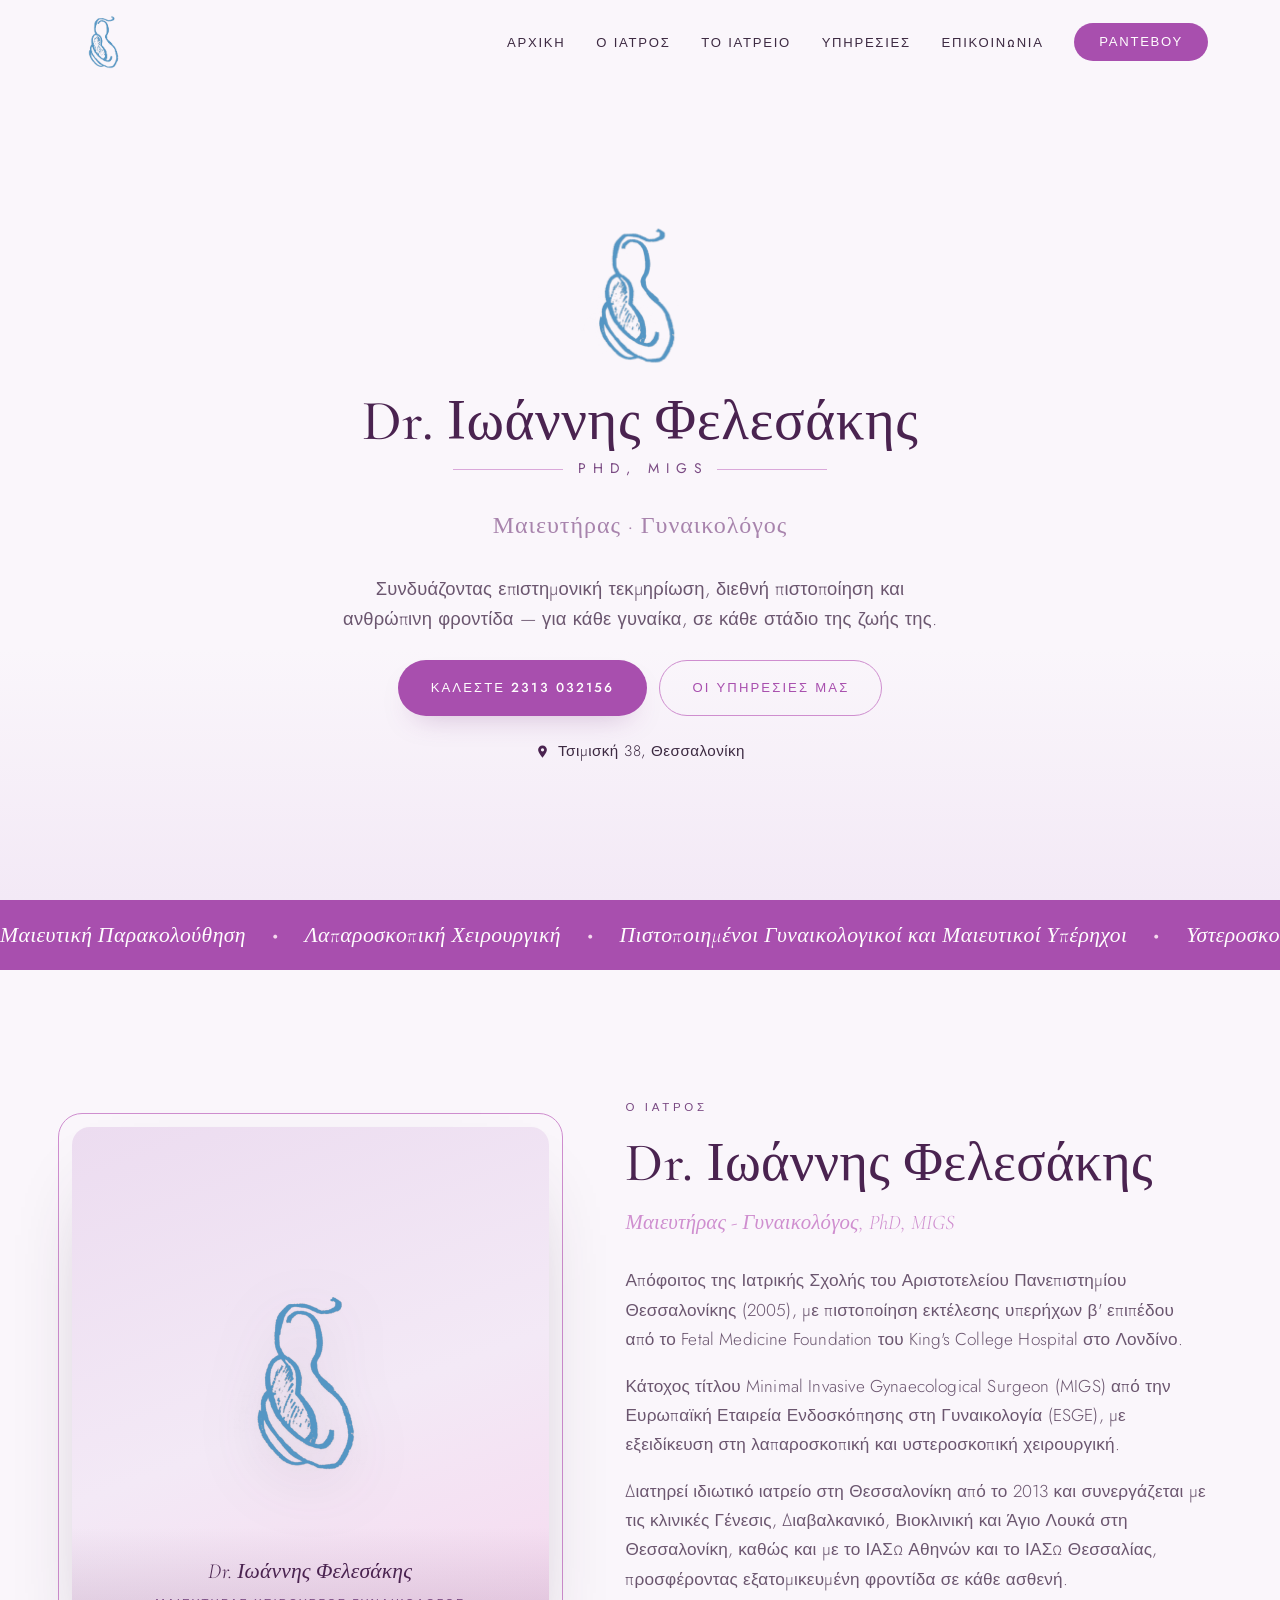
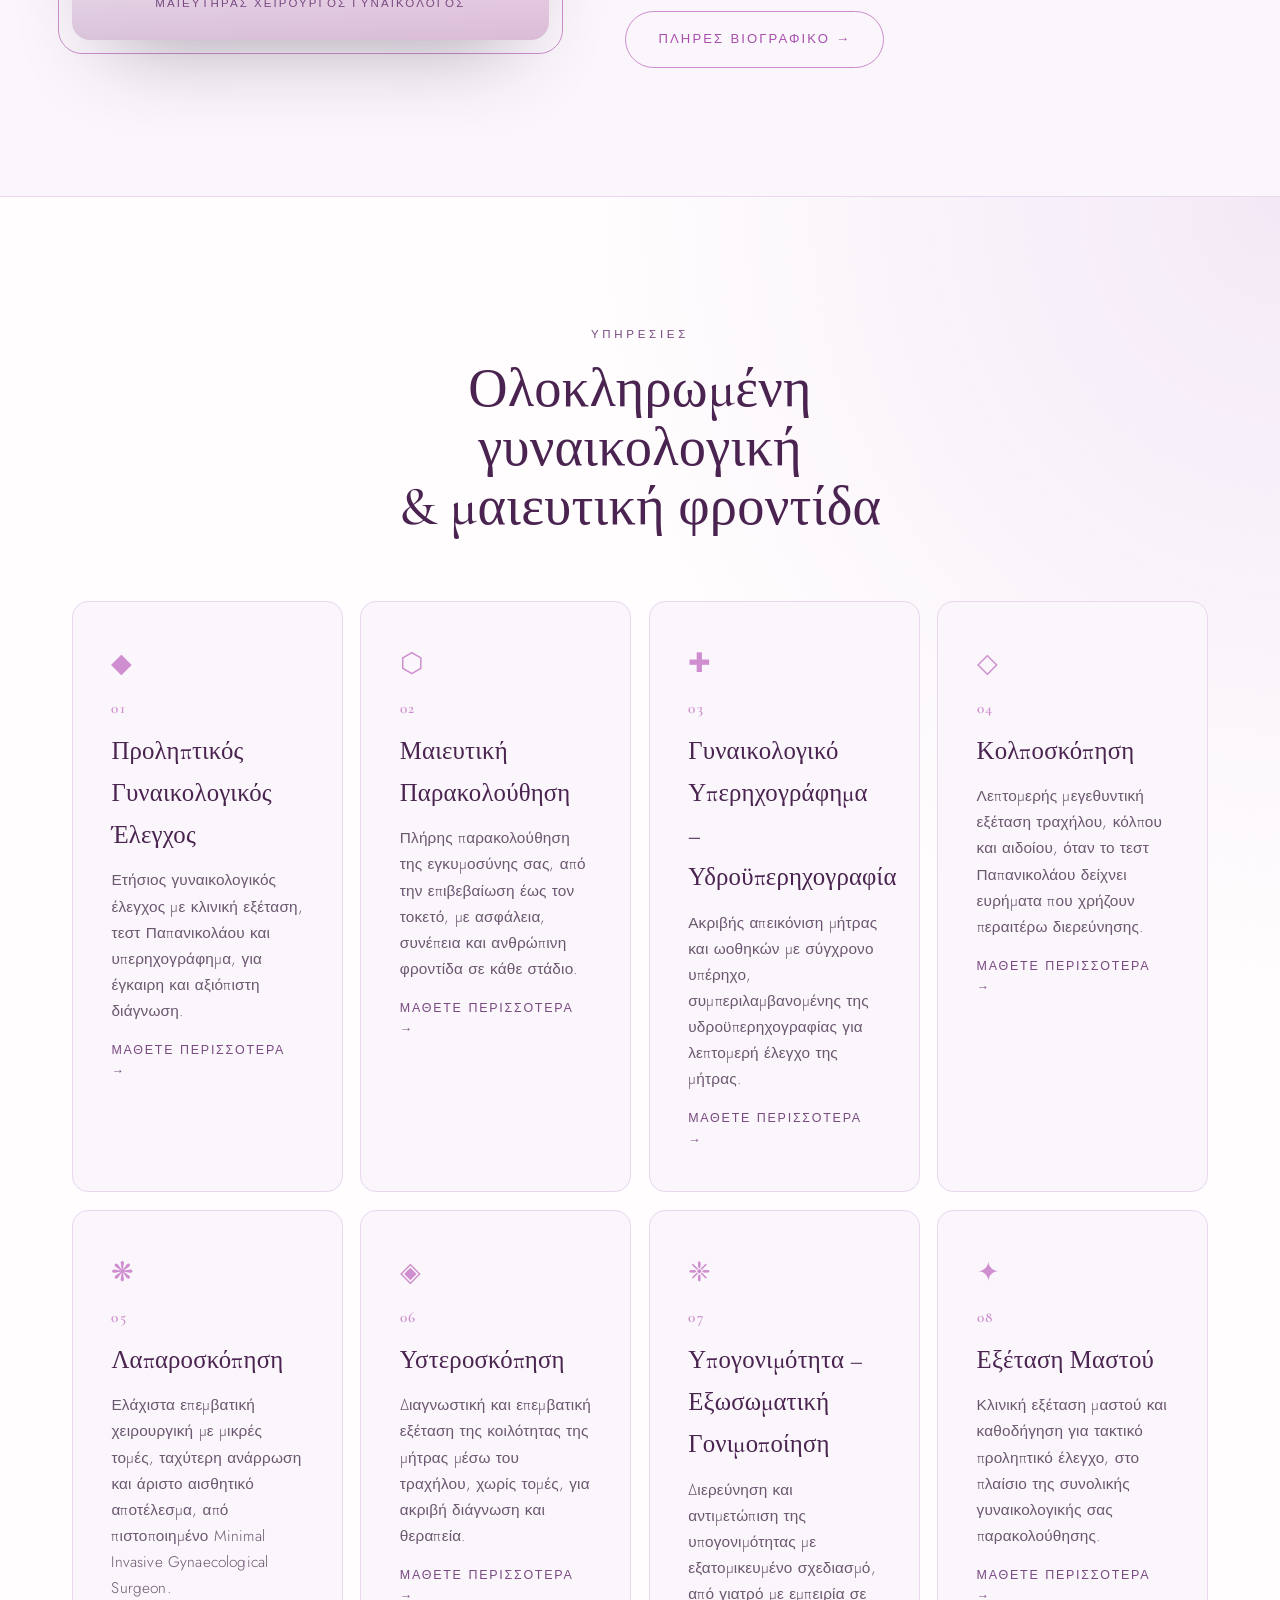
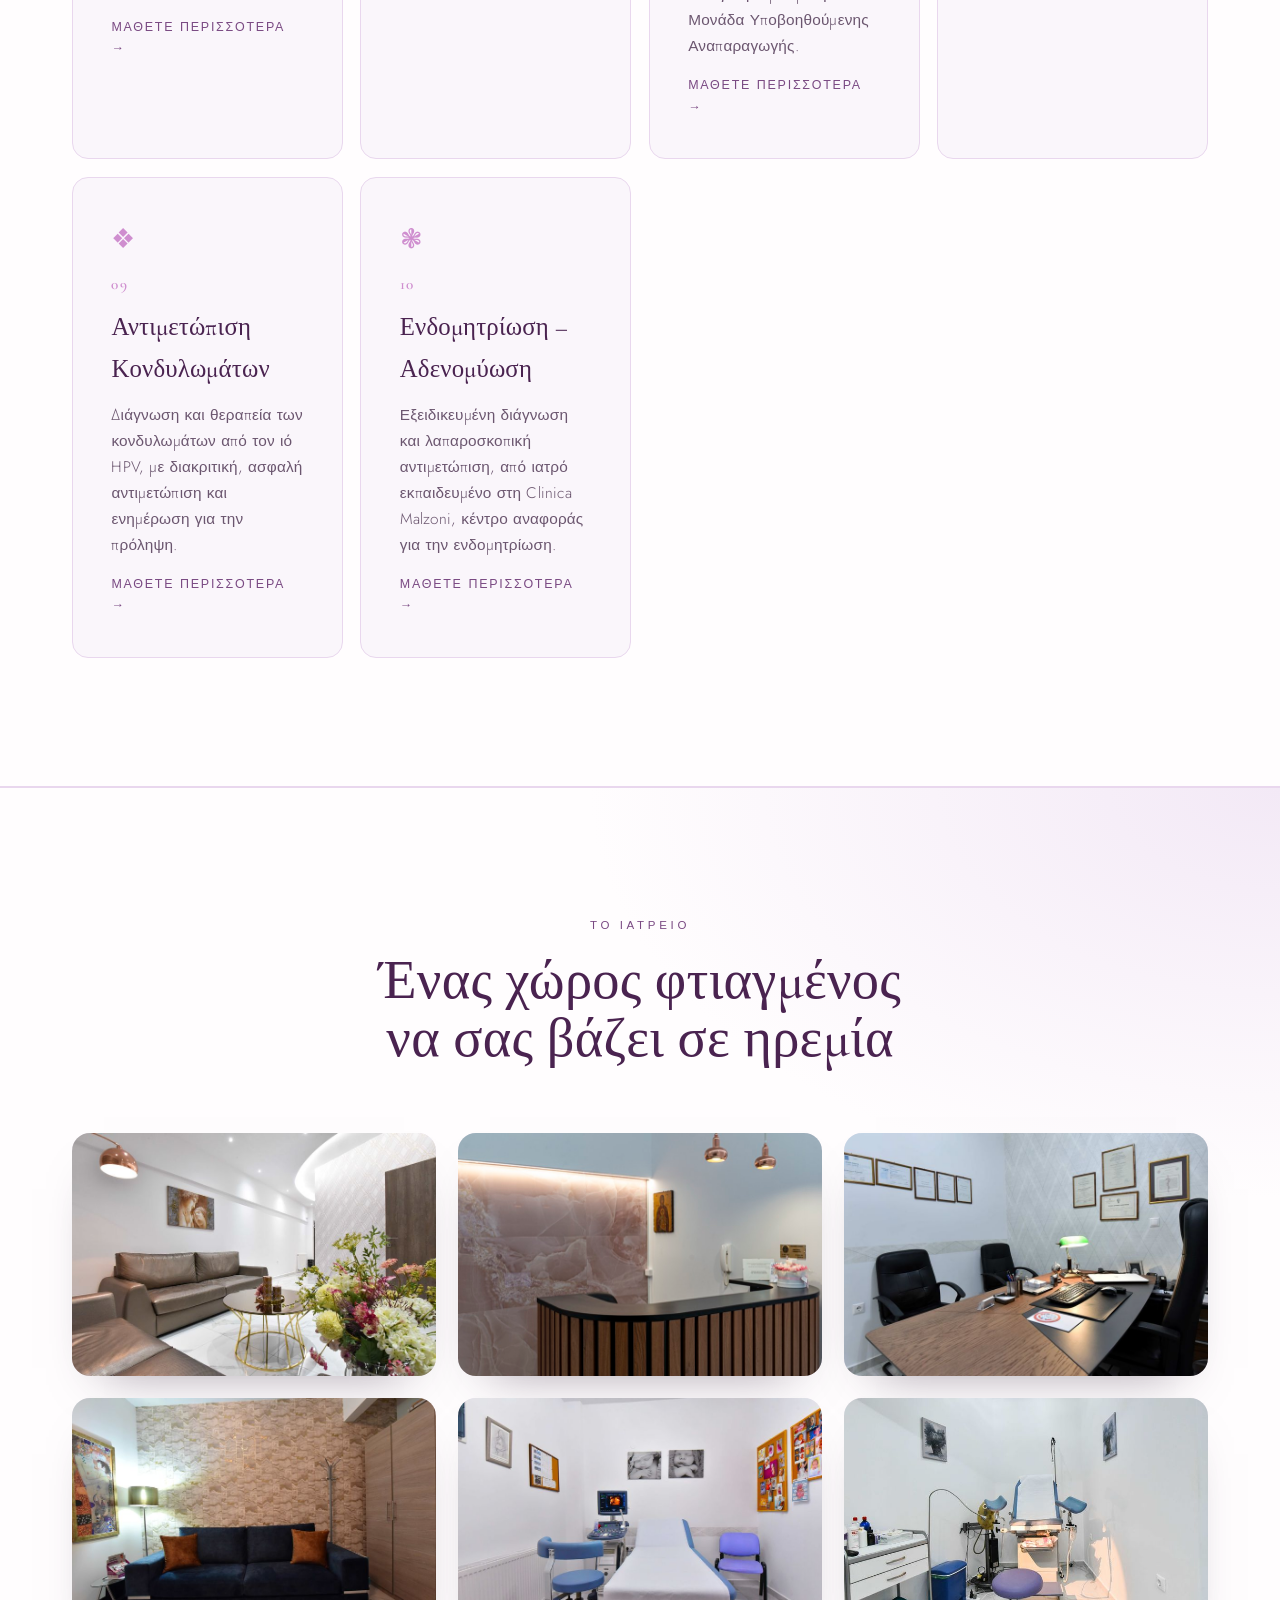
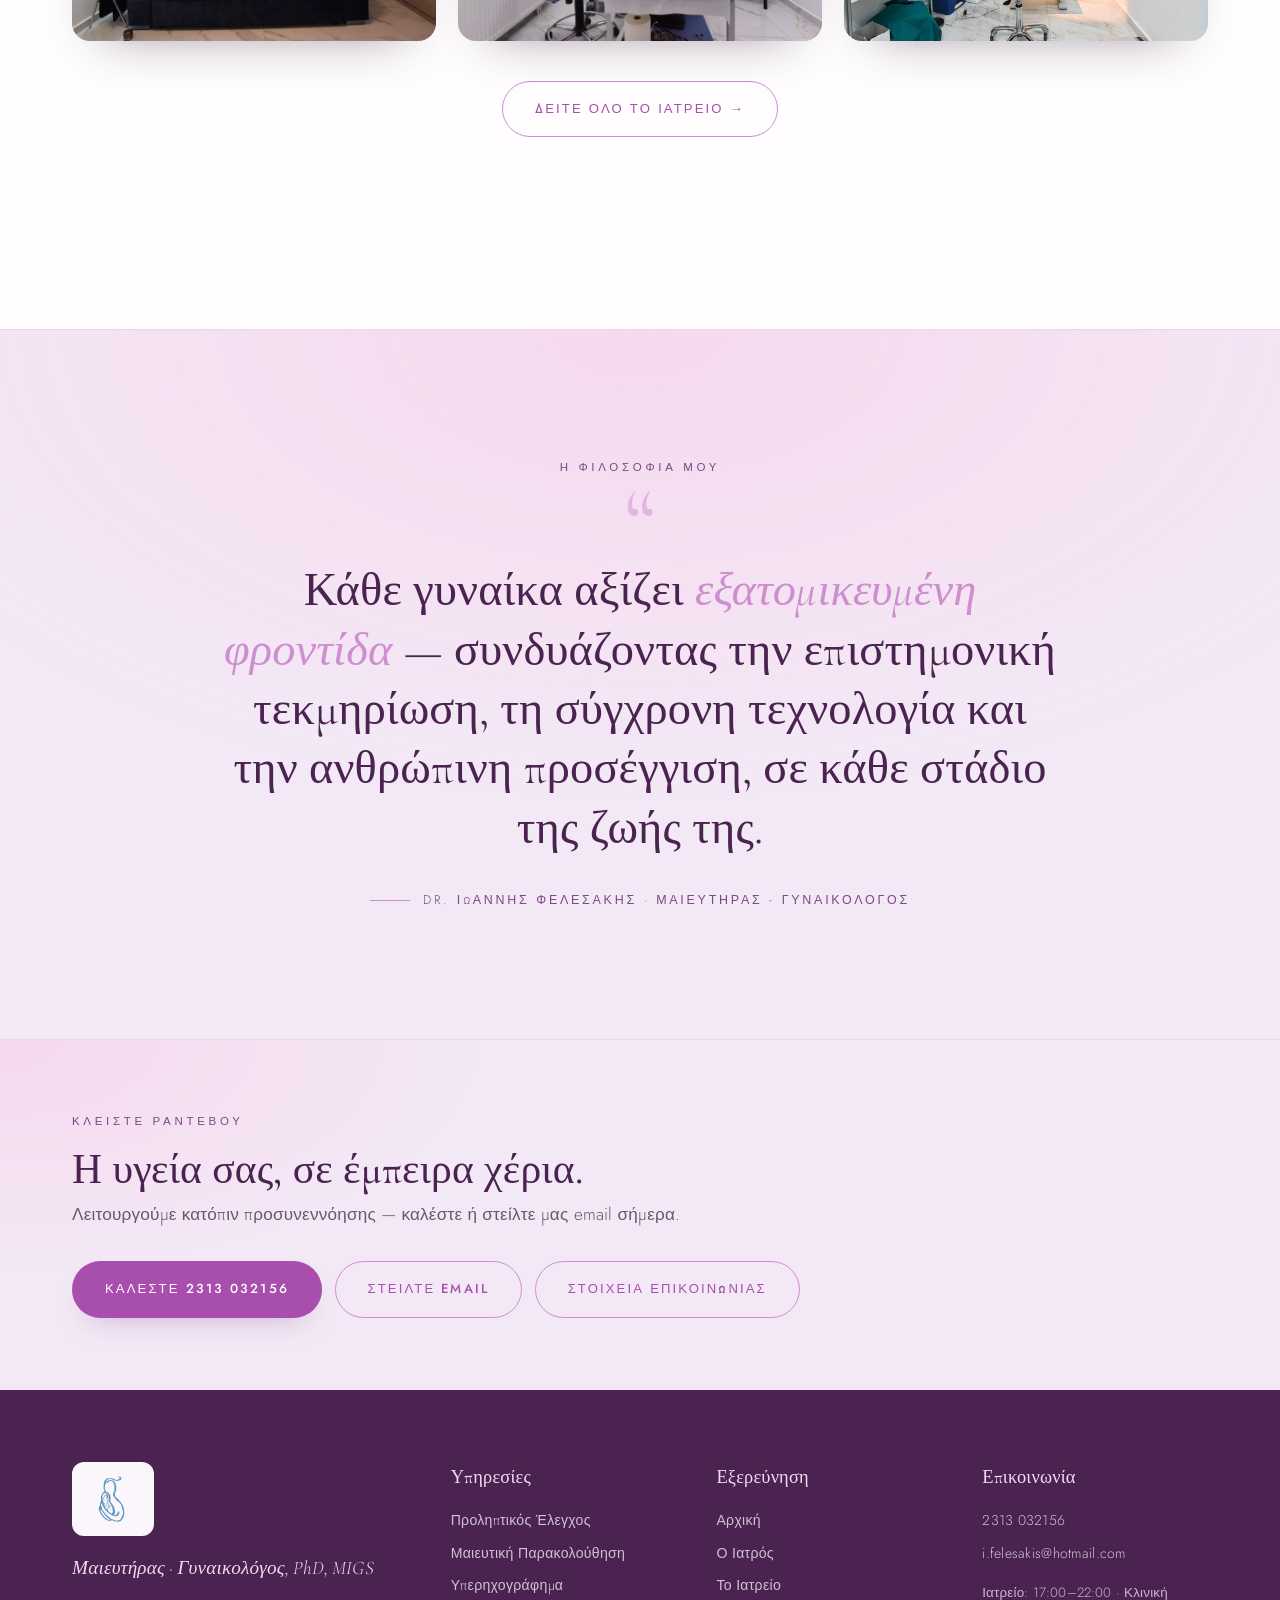
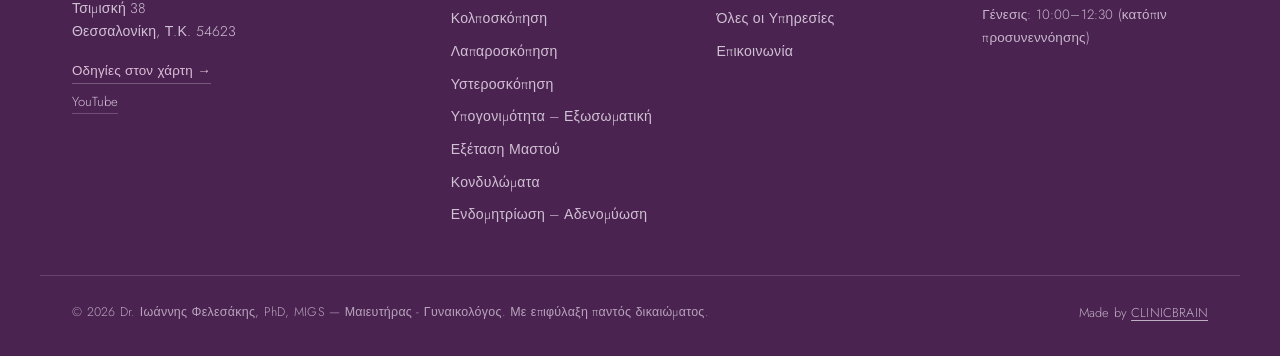
<file: index.html>
<!DOCTYPE html>
<html lang="el">
<head>
  <meta charset="UTF-8" />
  <meta name="viewport" content="width=device-width, initial-scale=1.0" />
  <title>Γυναικολόγος Θεσσαλονίκη | Dr. Ιωάννης Φελεσάκης, PhD, MIGS</title>
  <meta name="description" content="Dr. Ιωάννης Φελεσάκης, PhD, MIGS — Μαιευτήρας Γυναικολόγος στη Θεσσαλονίκη. Προληπτικός έλεγχος, μαιευτική παρακολούθηση, λαπαροσκόπηση, υστεροσκόπηση, εξωσωματική. Κατόπιν ραντεβού." />
  <meta name="keywords" content="γυναικολόγος Θεσσαλονίκη, μαιευτήρας Θεσσαλονίκη, γυναικολόγος Τσιμισκή, λαπαροσκοπικός γυναικολόγος, μαιευτική παρακολούθηση" />
  <meta name="author" content="Dr. Ιωάννης Φελεσάκης" />
  <meta name="robots" content="index, follow, max-image-preview:large" />
  <meta name="theme-color" content="#f5edf7" />
  <link rel="canonical" href="https://felesakis.gr/index.html" />

  <meta property="og:site_name" content="Ιωάννης Φελεσάκης" />
  <meta property="og:locale" content="el_GR" />
  <meta property="og:type" content="website" />
  <meta property="og:title" content="Γυναικολόγος Θεσσαλονίκη | Dr. Ιωάννης Φελεσάκης, PhD, MIGS" />
  <meta property="og:description" content="Dr. Ιωάννης Φελεσάκης, PhD, MIGS — Μαιευτήρας Γυναικολόγος στη Θεσσαλονίκη. Προληπτικός έλεγχος, μαιευτική παρακολούθηση, λαπαροσκόπηση, υστεροσκόπηση, εξωσωματική. Κατόπιν ραντεβού." />
  <meta property="og:url" content="https://felesakis.gr/index.html" />
  <meta property="og:image" content="https://felesakis.gr/assets/og-image.jpg" />
  <meta name="twitter:card" content="summary_large_image" />
  <meta name="twitter:title" content="Γυναικολόγος Θεσσαλονίκη | Dr. Ιωάννης Φελεσάκης, PhD, MIGS" />
  <meta name="twitter:description" content="Dr. Ιωάννης Φελεσάκης, PhD, MIGS — Μαιευτήρας Γυναικολόγος στη Θεσσαλονίκη. Προληπτικός έλεγχος, μαιευτική παρακολούθηση, λαπαροσκόπηση, υστεροσκόπηση, εξωσωματική. Κατόπιν ραντεβού." />
  <meta name="twitter:image" content="https://felesakis.gr/assets/og-image.jpg" />

  <link rel="icon" type="image/png" href="assets/favicon-32.png" />
  <link rel="apple-touch-icon" href="assets/apple-touch-icon.png" />
  <link rel="preconnect" href="https://fonts.googleapis.com" />
  <link rel="preconnect" href="https://fonts.gstatic.com" crossorigin />
  <link href="https://fonts.googleapis.com/css2?family=Cormorant+Garamond:ital,wght@0,400;0,500;0,600;1,400;1,500&family=Jost:wght@300;400;500;600&display=swap" rel="stylesheet" />
  <link rel="stylesheet" href="styles.css" />
  <script type="application/ld+json">{"@context": "https://schema.org", "@type": ["Physician", "MedicalBusiness", "LocalBusiness"], "@id": "https://felesakis.gr/#clinic", "name": "Ιωάννης Φελεσάκης", "alternateName": "Dr. Ιωάννης Φελεσάκης, PhD, MIGS — Γυναικολόγος", "url": "https://felesakis.gr/", "telephone": "+302313032156", "email": "i.felesakis@hotmail.com", "image": "https://felesakis.gr/assets/og-image.jpg", "logo": "https://felesakis.gr/assets/logo-mark.png", "priceRange": "€€", "currenciesAccepted": "EUR", "medicalSpecialty": "Gynecologic", "hasMap": "https://www.google.com/maps/dir/?api=1&destination=%CE%A4%CF%83%CE%B9%CE%BC%CE%B9%CF%83%CE%BA%CE%AE+38%2C+%CE%98%CE%B5%CF%83%CF%83%CE%B1%CE%BB%CE%BF%CE%BD%CE%AF%CE%BA%CE%B7+546+23", "geo": {"@type": "GeoCoordinates", "latitude": 40.632834, "longitude": 22.942239}, "address": {"@type": "PostalAddress", "streetAddress": "Τσιμισκή 38", "addressLocality": "Θεσσαλονίκη", "postalCode": "54623", "addressCountry": "GR"}, "openingHoursSpecification": [{"@type": "OpeningHoursSpecification", "dayOfWeek": ["Monday", "Tuesday", "Wednesday", "Thursday", "Friday"], "opens": "17:00", "closes": "22:00"}], "sameAs": ["https://www.youtube.com/channel/UCQ5oIycoXh8OLL2Y0oL8ktg"]}</script>
  <script type="application/ld+json">{"@context": "https://schema.org", "@type": "BreadcrumbList", "itemListElement": [{"@type": "ListItem", "position": 1, "name": "Αρχική", "item": "https://felesakis.gr/index.html"}]}</script>
  <script type="application/ld+json">{"@context": "https://schema.org", "@type": "WebSite", "name": "Ιωάννης Φελεσάκης", "url": "https://felesakis.gr/", "inLanguage": "el"}</script>
</head>
<body>
  <a class="skip-link" href="#main">Μετάβαση στο περιεχόμενο</a>
  <header class="site-header site-header--home" id="top">
    <nav class="nav container" aria-label="Κύρια πλοήγηση">
      <a href="index.html" class="brand" aria-label="Ιωάννης Φελεσάκης — Αρχική">
        <img src="assets/logo-mark.png" alt="Ιωάννης Φελεσάκης" class="brand-logo" width="700" height="700" />
      </a>
      <button class="nav-toggle" aria-label="Άνοιγμα μενού" aria-expanded="false"><span></span><span></span><span></span></button>
      <ul class="nav-links">
        <li><a href="index.html" aria-current="page">Αρχική</a></li>
        <li><a href="i-giatros.html">Ο Ιατρός</a></li>
        <li><a href="to-iatreio.html">Το Ιατρείο</a></li>
        <li class="has-sub">
          <a href="ypiresies/index.html">Υπηρεσίες</a>
          <ul class="sub">
            <li><a href="ypiresies/proliptikos-elegxos.html">Προληπτικός Έλεγχος</a></li>
            <li><a href="ypiresies/maieutiki-parakolouthisi.html">Μαιευτική Παρακολούθηση</a></li>
            <li><a href="ypiresies/yperixografima-ydroyperixografia.html">Υπερηχογράφημα</a></li>
            <li><a href="ypiresies/kolposkopisi.html">Κολποσκόπηση</a></li>
            <li><a href="ypiresies/laparoskopisi.html">Λαπαροσκόπηση</a></li>
            <li><a href="ypiresies/ysteroskopisi.html">Υστεροσκόπηση</a></li>
            <li><a href="ypiresies/ypogonimotita-exosomatiki.html">Υπογονιμότητα &ndash; Εξωσωματική</a></li>
            <li><a href="ypiresies/exetasi-mastou.html">Εξέταση Μαστού</a></li>
            <li><a href="ypiresies/kondylomata.html">Κονδυλώματα</a></li>
            <li><a href="ypiresies/endomitriosi-adenomyosi.html">Ενδομητρίωση &ndash; Αδενομύωση</a></li>
          </ul>
        </li>
        <li><a href="epikoinonia.html">Επικοινωνία</a></li>
        <li><a href="epikoinonia.html" class="btn btn-nav">Ραντεβού</a></li>
      </ul>
    </nav>
  </header>
  <main id="main">
    <section class="hero" id="hero">
      <div class="hero-inner container">
        <img class="hero-logo reveal" src="assets/logo-mark.png" alt="Ιωάννης Φελεσάκης" width="700" height="700" fetchpriority="high" />
        <h1 class="hero-title reveal">Dr. Ιωάννης Φελεσάκης<span class="hero-title-sub">PhD, MIGS</span></h1>
        <p class="hero-tagline reveal">Μαιευτήρας &middot; Γυναικολόγος</p>
        <p class="hero-lead reveal">Συνδυάζοντας επιστημονική τεκμηρίωση, διεθνή πιστοποίηση και ανθρώπινη φροντίδα — για κάθε γυναίκα, σε κάθε στάδιο της ζωής της.</p>
        <div class="hero-actions reveal">
          <a href="tel:+302313032156" class="btn btn-primary">Καλέστε 2313 032156</a>
          <a href="ypiresies/index.html" class="btn btn-ghost">Οι Υπηρεσίες μας</a>
        </div>
        <a class="hero-scroll" href="#about" aria-label="Μετάβαση στην επόμενη ενότητα"><span class="hero-mouse" aria-hidden="true"></span><svg class="ico-arrow" viewBox="0 0 16 34" fill="none" stroke="currentColor" stroke-width="1.2" stroke-linecap="round" stroke-linejoin="round" aria-hidden="true" focusable="false"><path d="M8 2v29M2.5 25.5 8 31.5l5.5-6"/></svg></a>
        <p class="hero-loc"><svg class="ico-pin" viewBox="0 0 24 24" fill="currentColor" aria-hidden="true" focusable="false"><path d="M12 2.2a7 7 0 0 0-7 7c0 5 7 12.6 7 12.6s7-7.6 7-12.6a7 7 0 0 0-7-7Zm0 9.6a2.6 2.6 0 1 1 0-5.2 2.6 2.6 0 0 1 0 5.2Z"/></svg><a href="https://www.google.com/maps/dir/?api=1&amp;destination=%CE%A4%CF%83%CE%B9%CE%BC%CE%B9%CF%83%CE%BA%CE%AE+38%2C+%CE%98%CE%B5%CF%83%CF%83%CE%B1%CE%BB%CE%BF%CE%BD%CE%AF%CE%BA%CE%B7+546+23" target="_blank" rel="noopener noreferrer"><span>Τσιμισκή 38, Θεσσαλονίκη</span></a></p>
      </div>
    </section>

    <div class="strip" aria-hidden="true">
      <div class="strip-track">
        <span>Μαιευτική Παρακολούθηση</span><span class="dot">•</span>
        <span>Λαπαροσκοπική Χειρουργική</span><span class="dot">•</span>
        <span>Πιστοποιημένοι Γυναικολογικοί και Μαιευτικοί Υπέρηχοι</span><span class="dot">•</span>
        <span>Υστεροσκοπική Χειρουργική</span><span class="dot">•</span>
        <span>Εξατομικευμένη Φροντίδα</span><span class="dot">•</span>
        <span>Μαιευτική Παρακολούθηση</span><span class="dot">•</span>
        <span>Λαπαροσκοπική Χειρουργική</span><span class="dot">•</span>
        <span>Πιστοποιημένοι Γυναικολογικοί και Μαιευτικοί Υπέρηχοι</span><span class="dot">•</span>
        <span>Υστεροσκοπική Χειρουργική</span><span class="dot">•</span>
        <span>Εξατομικευμένη Φροντίδα</span><span class="dot">•</span>
      </div>
    </div>

    <section class="about" id="about">
      <div class="container about-grid">
        <div class="about-media reveal">
          <div class="about-portrait">
            <img src="assets/logo-mark.png" alt="Ιωάννης Φελεσάκης, PhD, MIGS" />
            <div class="about-portrait-caption">
              <span class="name">Dr. Ιωάννης Φελεσάκης</span>
              <span class="role">Μαιευτήρας Χειρουργός Γυναικολόγος</span>
            </div>
          </div>
        </div>
        <div class="about-copy">
          <p class="eyebrow reveal">Ο Ιατρός</p>
          <h2 class="section-title reveal">Dr. Ιωάννης Φελεσάκης</h2>
          <p class="about-role reveal">Μαιευτήρας - Γυναικολόγος, PhD, MIGS</p>
          <p class="reveal">Απόφοιτος της Ιατρικής Σχολής του Αριστοτελείου Πανεπιστημίου Θεσσαλονίκης (2005), με πιστοποίηση εκτέλεσης υπερήχων β&#39; επιπέδου από το Fetal Medicine Foundation του King&#39;s College Hospital στο Λονδίνο.</p>
          <p class="reveal">Κάτοχος τίτλου Minimal Invasive Gynaecological Surgeon (MIGS) από την Ευρωπαϊκή Εταιρεία Ενδοσκόπησης στη Γυναικολογία (ESGE), με εξειδίκευση στη λαπαροσκοπική και υστεροσκοπική χειρουργική.</p>
          <p class="reveal">Διατηρεί ιδιωτικό ιατρείο στη Θεσσαλονίκη από το 2013 και συνεργάζεται με τις κλινικές Γένεσις, Διαβαλκανικό, Βιοκλινική και Άγιο Λουκά στη Θεσσαλονίκη, καθώς και με το ΙΑΣΩ Αθηνών και το ΙΑΣΩ Θεσσαλίας, προσφέροντας εξατομικευμένη φροντίδα σε κάθε ασθενή.</p>
          <a href="i-giatros.html" class="btn btn-ghost reveal">Πλήρες βιογραφικό →</a>
        </div>
      </div>
    </section>

    <section class="services" id="services">
      <div class="container">
        <div class="section-head reveal">
          <p class="eyebrow">Υπηρεσίες</p>
          <h2 class="section-title">Ολοκληρωμένη γυναικολογική<br />&amp; μαιευτική φροντίδα</h2>
        </div>
        <div class="services-grid">
        <a class="svc reveal" href="ypiresies/proliptikos-elegxos.html">
          <span class="svc-icon" aria-hidden="true">◆</span>
          <span class="svc-num">01</span>
          <h3>Προληπτικός Γυναικολογικός Έλεγχος</h3>
          <p>Ετήσιος γυναικολογικός έλεγχος με κλινική εξέταση, τεστ Παπανικολάου και υπερηχογράφημα, για έγκαιρη και αξιόπιστη διάγνωση.</p>
          <span class="svc-more">Μάθετε περισσότερα →</span>
        </a>
        <a class="svc reveal" href="ypiresies/maieutiki-parakolouthisi.html">
          <span class="svc-icon" aria-hidden="true">⬡</span>
          <span class="svc-num">02</span>
          <h3>Μαιευτική Παρακολούθηση</h3>
          <p>Πλήρης παρακολούθηση της εγκυμοσύνης σας, από την επιβεβαίωση έως τον τοκετό, με ασφάλεια, συνέπεια και ανθρώπινη φροντίδα σε κάθε στάδιο.</p>
          <span class="svc-more">Μάθετε περισσότερα →</span>
        </a>
        <a class="svc reveal" href="ypiresies/yperixografima-ydroyperixografia.html">
          <span class="svc-icon" aria-hidden="true">✚</span>
          <span class="svc-num">03</span>
          <h3>Γυναικολογικό Υπερηχογράφημα &ndash; Υδροϋπερηχογραφία</h3>
          <p>Ακριβής απεικόνιση μήτρας και ωοθηκών με σύγχρονο υπέρηχο, συμπεριλαμβανομένης της υδροϋπερηχογραφίας για λεπτομερή έλεγχο της μήτρας.</p>
          <span class="svc-more">Μάθετε περισσότερα →</span>
        </a>
        <a class="svc reveal" href="ypiresies/kolposkopisi.html">
          <span class="svc-icon" aria-hidden="true">◇</span>
          <span class="svc-num">04</span>
          <h3>Κολποσκόπηση</h3>
          <p>Λεπτομερής μεγεθυντική εξέταση τραχήλου, κόλπου και αιδοίου, όταν το τεστ Παπανικολάου δείχνει ευρήματα που χρήζουν περαιτέρω διερεύνησης.</p>
          <span class="svc-more">Μάθετε περισσότερα →</span>
        </a>
        <a class="svc reveal" href="ypiresies/laparoskopisi.html">
          <span class="svc-icon" aria-hidden="true">❋</span>
          <span class="svc-num">05</span>
          <h3>Λαπαροσκόπηση</h3>
          <p>Ελάχιστα επεμβατική χειρουργική με μικρές τομές, ταχύτερη ανάρρωση και άριστο αισθητικό αποτέλεσμα, από πιστοποιημένο Minimal Invasive Gynaecological Surgeon.</p>
          <span class="svc-more">Μάθετε περισσότερα →</span>
        </a>
        <a class="svc reveal" href="ypiresies/ysteroskopisi.html">
          <span class="svc-icon" aria-hidden="true">◈</span>
          <span class="svc-num">06</span>
          <h3>Υστεροσκόπηση</h3>
          <p>Διαγνωστική και επεμβατική εξέταση της κοιλότητας της μήτρας μέσω του τραχήλου, χωρίς τομές, για ακριβή διάγνωση και θεραπεία.</p>
          <span class="svc-more">Μάθετε περισσότερα →</span>
        </a>
        <a class="svc reveal" href="ypiresies/ypogonimotita-exosomatiki.html">
          <span class="svc-icon" aria-hidden="true">❈</span>
          <span class="svc-num">07</span>
          <h3>Υπογονιμότητα &ndash; Εξωσωματική Γονιμοποίηση</h3>
          <p>Διερεύνηση και αντιμετώπιση της υπογονιμότητας με εξατομικευμένο σχεδιασμό, από γιατρό με εμπειρία σε Μονάδα Υποβοηθούμενης Αναπαραγωγής.</p>
          <span class="svc-more">Μάθετε περισσότερα →</span>
        </a>
        <a class="svc reveal" href="ypiresies/exetasi-mastou.html">
          <span class="svc-icon" aria-hidden="true">✦</span>
          <span class="svc-num">08</span>
          <h3>Εξέταση Μαστού</h3>
          <p>Κλινική εξέταση μαστού και καθοδήγηση για τακτικό προληπτικό έλεγχο, στο πλαίσιο της συνολικής γυναικολογικής σας παρακολούθησης.</p>
          <span class="svc-more">Μάθετε περισσότερα →</span>
        </a>
        <a class="svc reveal" href="ypiresies/kondylomata.html">
          <span class="svc-icon" aria-hidden="true">❖</span>
          <span class="svc-num">09</span>
          <h3>Αντιμετώπιση Κονδυλωμάτων</h3>
          <p>Διάγνωση και θεραπεία των κονδυλωμάτων από τον ιό HPV, με διακριτική, ασφαλή αντιμετώπιση και ενημέρωση για την πρόληψη.</p>
          <span class="svc-more">Μάθετε περισσότερα →</span>
        </a>
        <a class="svc reveal" href="ypiresies/endomitriosi-adenomyosi.html">
          <span class="svc-icon" aria-hidden="true">❃</span>
          <span class="svc-num">10</span>
          <h3>Ενδομητρίωση &ndash; Αδενομύωση</h3>
          <p>Εξειδικευμένη διάγνωση και λαπαροσκοπική αντιμετώπιση, από ιατρό εκπαιδευμένο στη Clinica Malzoni, κέντρο αναφοράς για την ενδομητρίωση.</p>
          <span class="svc-more">Μάθετε περισσότερα →</span>
        </a>
        </div>
      </div>
    </section>

    <section class="services" id="to-iatreio">
      <div class="container">
        <div class="section-head reveal">
          <p class="eyebrow">Το Ιατρείο</p>
          <h2 class="section-title">Ένας χώρος φτιαγμένος<br />να σας βάζει σε ηρεμία</h2>
        </div>
        <div class="gallery-grid gallery-grid--home">
          <a class="shot reveal" href="assets/iatreio/anamoni-01.jpg" data-caption="Χώρος αναμονής">
            <img src="assets/iatreio/anamoni-01-thumb.jpg" alt="Χώρος αναμονής του ιατρείου" loading="lazy" decoding="async" />
          </a>
          <a class="shot reveal" href="assets/iatreio/ypodoxi-03.jpg" data-caption="Υποδοχή">
            <img src="assets/iatreio/ypodoxi-03-thumb.jpg" alt="Η υποδοχή του ιατρείου με το γραφείο της γραμματείας" loading="lazy" decoding="async" />
          </a>
          <a class="shot reveal" href="assets/iatreio/grafeio-01.jpg" data-caption="Γραφείο ιατρού">
            <img src="assets/iatreio/grafeio-01-thumb.jpg" alt="Το γραφείο του ιατρού" loading="lazy" decoding="async" />
          </a>
          <a class="shot reveal" href="assets/iatreio/thilasmos-01.jpg" data-caption="Αίθουσα μαθημάτων θηλασμού">
            <img src="assets/iatreio/thilasmos-01-thumb.jpg" alt="Η αίθουσα μαθημάτων θηλασμού" loading="lazy" decoding="async" />
          </a>
          <a class="shot reveal" href="assets/iatreio/maieutiko-01.jpg" data-caption="Μαιευτικό εξεταστικό">
            <img src="assets/iatreio/maieutiko-01-thumb.jpg" alt="Το μαιευτικό εξεταστικό δωμάτιο" loading="lazy" decoding="async" />
          </a>
          <a class="shot reveal" href="assets/iatreio/gynaikologiko-01.jpg" data-caption="Γυναικολογικό εξεταστικό">
            <img src="assets/iatreio/gynaikologiko-01-thumb.jpg" alt="Το γυναικολογικό εξεταστικό δωμάτιο" loading="lazy" decoding="async" />
          </a>
        </div>
        <div class="section-head reveal" style="margin-top:2.5rem;">
          <a href="to-iatreio.html" class="btn btn-ghost">Δείτε όλο το ιατρείο &rarr;</a>
        </div>
      </div>
    </section>

    <section class="philosophy" id="philosophy">
      <div class="container philosophy-inner reveal">
        <p class="eyebrow">Η Φιλοσοφία μου</p>
        <span class="philosophy-mark" aria-hidden="true">&ldquo;</span>
        <blockquote>Κάθε γυναίκα αξίζει <em>εξατομικευμένη φροντίδα</em> — συνδυάζοντας την επιστημονική τεκμηρίωση, τη σύγχρονη τεχνολογία και την ανθρώπινη προσέγγιση, σε κάθε στάδιο της ζωής της.</blockquote>
        <cite class="philosophy-cite">Dr. Ιωάννης Φελεσάκης &middot; Μαιευτήρας - Γυναικολόγος</cite>
      </div>
    </section>
  </main>
  <section class="cta-band">
    <div class="container cta-inner">
      <div>
        <p class="eyebrow">Κλείστε ραντεβού</p>
        <h2 class="cta-title">Η υγεία σας, σε έμπειρα χέρια.</h2>
        <p class="cta-sub">Λειτουργούμε κατόπιν προσυνεννόησης — καλέστε ή στείλτε μας email σήμερα.</p>
      </div>
      <div class="cta-actions">
        <a href="tel:+302313032156" class="btn btn-primary">Καλέστε 2313 032156</a>
        <a href="mailto:i.felesakis@hotmail.com" class="btn btn-ghost">Στείλτε Email</a>
        <a href="epikoinonia.html" class="btn btn-ghost">Στοιχεία Επικοινωνίας</a>
      </div>
    </div>
  </section>
  <footer class="site-footer">
    <div class="container footer-inner">
      <div class="footer-brand">
        <img src="assets/logo-mark.png" alt="Ιωάννης Φελεσάκης" class="footer-logo" width="700" height="700" />
        <p class="footer-tag">Μαιευτήρας &middot; Γυναικολόγος, PhD, MIGS</p>
        <p class="footer-addr">
          Τσιμισκή 38<br />
          Θεσσαλονίκη, Τ.Κ. 54623
        </p>
        <a class="footer-map" href="https://www.google.com/maps/dir/?api=1&amp;destination=%CE%A4%CF%83%CE%B9%CE%BC%CE%B9%CF%83%CE%BA%CE%AE+38%2C+%CE%98%CE%B5%CF%83%CF%83%CE%B1%CE%BB%CE%BF%CE%BD%CE%AF%CE%BA%CE%B7+546+23" target="_blank" rel="noopener noreferrer">Οδηγίες στον χάρτη &rarr;</a>
        <div class="footer-social">
          <a href="https://www.youtube.com/channel/UCQ5oIycoXh8OLL2Y0oL8ktg" target="_blank" rel="noopener noreferrer" aria-label="YouTube">YouTube</a>
        </div>
      </div>

      <div class="footer-col">
        <h3>Υπηρεσίες</h3>
        <nav aria-label="Υπηρεσίες" class="footer-links">
          <a href="ypiresies/proliptikos-elegxos.html">Προληπτικός Έλεγχος</a>
          <a href="ypiresies/maieutiki-parakolouthisi.html">Μαιευτική Παρακολούθηση</a>
          <a href="ypiresies/yperixografima-ydroyperixografia.html">Υπερηχογράφημα</a>
          <a href="ypiresies/kolposkopisi.html">Κολποσκόπηση</a>
          <a href="ypiresies/laparoskopisi.html">Λαπαροσκόπηση</a>
          <a href="ypiresies/ysteroskopisi.html">Υστεροσκόπηση</a>
          <a href="ypiresies/ypogonimotita-exosomatiki.html">Υπογονιμότητα &ndash; Εξωσωματική</a>
          <a href="ypiresies/exetasi-mastou.html">Εξέταση Μαστού</a>
          <a href="ypiresies/kondylomata.html">Κονδυλώματα</a>
          <a href="ypiresies/endomitriosi-adenomyosi.html">Ενδομητρίωση &ndash; Αδενομύωση</a>
        </nav>
      </div>

      <div class="footer-col">
        <h3>Εξερεύνηση</h3>
        <nav aria-label="Πλοήγηση" class="footer-links">
          <a href="index.html">Αρχική</a>
          <a href="i-giatros.html">Ο Ιατρός</a>
          <a href="to-iatreio.html">Το Ιατρείο</a>
          <a href="ypiresies/index.html">Όλες οι Υπηρεσίες</a>
          <a href="epikoinonia.html">Επικοινωνία</a>
        </nav>
      </div>

      <div class="footer-col">
        <h3>Επικοινωνία</h3>
        <nav aria-label="Επικοινωνία" class="footer-links">
          <a href="tel:+302313032156">2313 032156</a>
          <a href="mailto:i.felesakis@hotmail.com">i.felesakis@hotmail.com</a>
        </nav>
        <p class="footer-hours">Ιατρείο: 17:00–22:00 &middot; Κλινική Γένεσις: 10:00–12:30 (κατόπιν προσυνεννόησης)</p>
      </div>
    </div>

    <div class="footer-bottom">
      <p class="footer-copy">© <span id="year">2026</span> Dr. Ιωάννης Φελεσάκης, PhD, MIGS — Μαιευτήρας - Γυναικολόγος. Με επιφύλαξη παντός δικαιώματος.</p>
      <p class="cb-credit">Made by <a href="https://clinicbrain.gr/?utm_source=client-site&amp;utm_medium=footer&amp;utm_campaign=made-by" target="_blank" rel="noopener noreferrer">CLINICBRAIN</a></p>
    </div>
  </footer>
  <script src="main.js" defer></script>
</body>
</html>
</file>
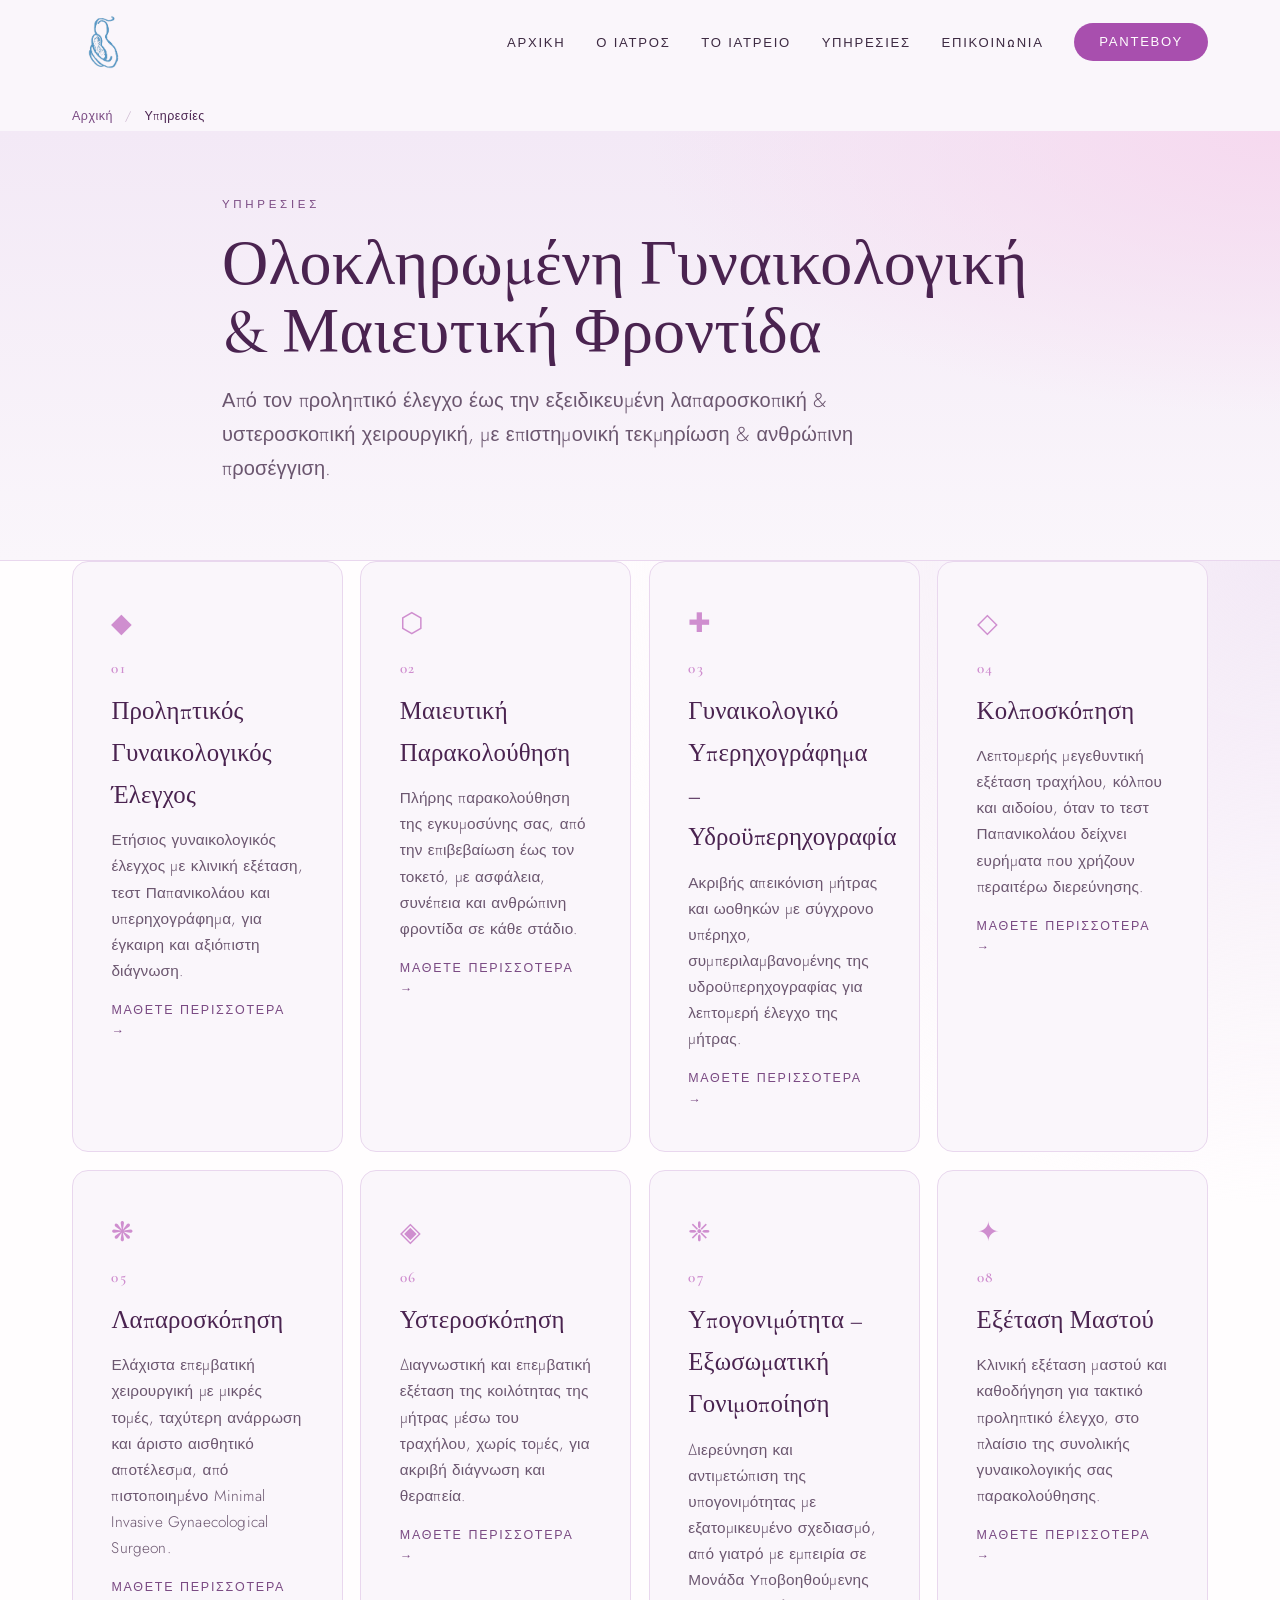
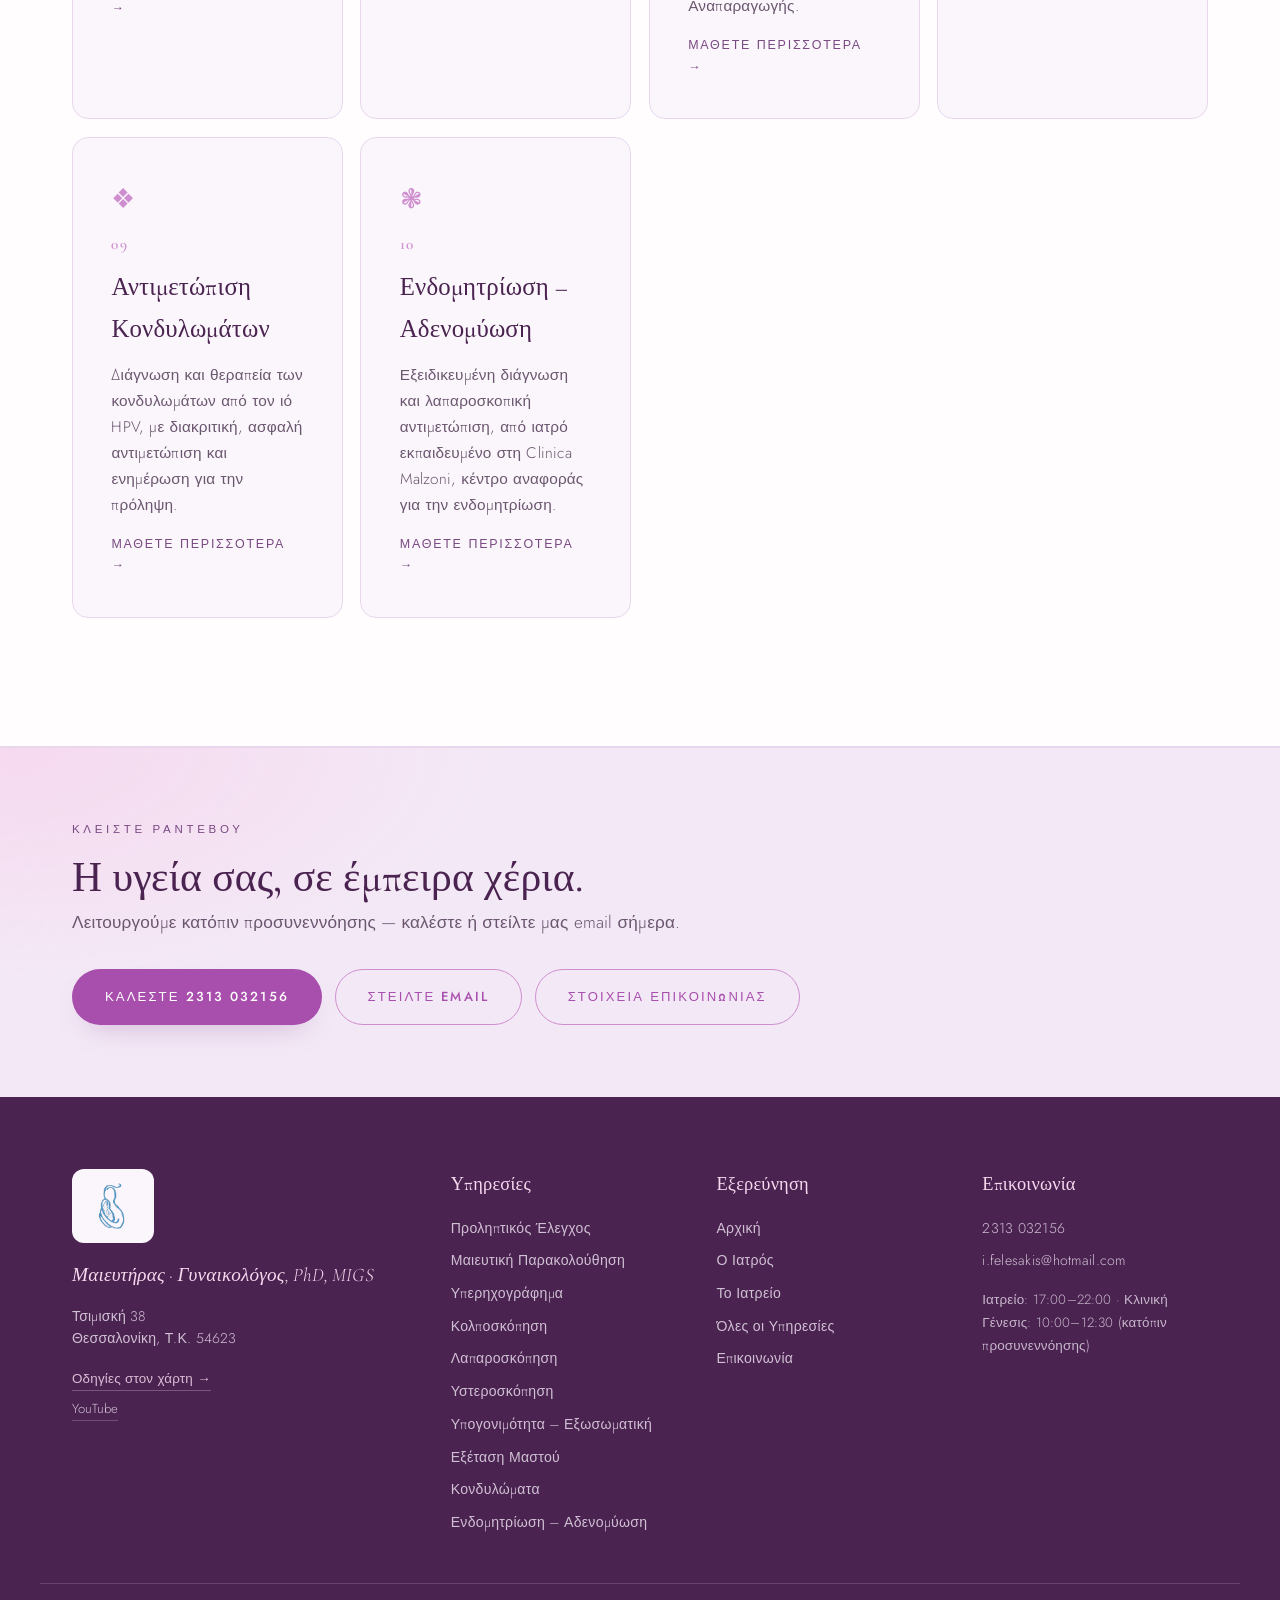
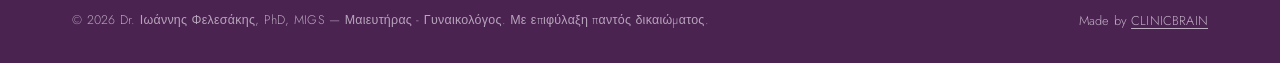
<file: ypiresies/index.html>
<!DOCTYPE html>
<html lang="el">
<head>
  <meta charset="UTF-8" />
  <meta name="viewport" content="width=device-width, initial-scale=1.0" />
  <title>Υπηρεσίες Γυναικολόγου Θεσσαλονίκη | Dr. Ιωάννης Φελεσάκης</title>
  <meta name="description" content="Γυναικολογικές &amp; μαιευτικές υπηρεσίες από τον Dr. Ιωάννης Φελεσάκης στη Θεσσαλονίκη — προληπτικός έλεγχος, μαιευτική παρακολούθηση, λαπαροσκόπηση, υστεροσκόπηση, εξωσωματική &amp; άλλα." />
  <meta name="keywords" content="υπηρεσίες γυναικολόγου Θεσσαλονίκη, γυναικολογικές εξετάσεις, μαιευτικές υπηρεσίες Θεσσαλονίκη" />
  <meta name="author" content="Dr. Ιωάννης Φελεσάκης" />
  <meta name="robots" content="index, follow, max-image-preview:large" />
  <meta name="theme-color" content="#f5edf7" />
  <link rel="canonical" href="https://felesakis.gr/ypiresies/index.html" />

  <meta property="og:site_name" content="Ιωάννης Φελεσάκης" />
  <meta property="og:locale" content="el_GR" />
  <meta property="og:type" content="website" />
  <meta property="og:title" content="Υπηρεσίες Γυναικολόγου Θεσσαλονίκη | Dr. Ιωάννης Φελεσάκης" />
  <meta property="og:description" content="Γυναικολογικές &amp; μαιευτικές υπηρεσίες από τον Dr. Ιωάννης Φελεσάκης στη Θεσσαλονίκη — προληπτικός έλεγχος, μαιευτική παρακολούθηση, λαπαροσκόπηση, υστεροσκόπηση, εξωσωματική &amp; άλλα." />
  <meta property="og:url" content="https://felesakis.gr/ypiresies/index.html" />
  <meta property="og:image" content="https://felesakis.gr/assets/og-image.jpg" />
  <meta name="twitter:card" content="summary_large_image" />
  <meta name="twitter:title" content="Υπηρεσίες Γυναικολόγου Θεσσαλονίκη | Dr. Ιωάννης Φελεσάκης" />
  <meta name="twitter:description" content="Γυναικολογικές &amp; μαιευτικές υπηρεσίες από τον Dr. Ιωάννης Φελεσάκης στη Θεσσαλονίκη — προληπτικός έλεγχος, μαιευτική παρακολούθηση, λαπαροσκόπηση, υστεροσκόπηση, εξωσωματική &amp; άλλα." />
  <meta name="twitter:image" content="https://felesakis.gr/assets/og-image.jpg" />

  <link rel="icon" type="image/png" href="../assets/favicon-32.png" />
  <link rel="apple-touch-icon" href="../assets/apple-touch-icon.png" />
  <link rel="preconnect" href="https://fonts.googleapis.com" />
  <link rel="preconnect" href="https://fonts.gstatic.com" crossorigin />
  <link href="https://fonts.googleapis.com/css2?family=Cormorant+Garamond:ital,wght@0,400;0,500;0,600;1,400;1,500&family=Jost:wght@300;400;500;600&display=swap" rel="stylesheet" />
  <link rel="stylesheet" href="../styles.css" />
  <script type="application/ld+json">{"@context": "https://schema.org", "@type": ["Physician", "MedicalBusiness", "LocalBusiness"], "@id": "https://felesakis.gr/#clinic", "name": "Ιωάννης Φελεσάκης", "alternateName": "Dr. Ιωάννης Φελεσάκης, PhD, MIGS — Γυναικολόγος", "url": "https://felesakis.gr/", "telephone": "+302313032156", "email": "i.felesakis@hotmail.com", "image": "https://felesakis.gr/assets/og-image.jpg", "logo": "https://felesakis.gr/assets/logo-mark.png", "priceRange": "€€", "currenciesAccepted": "EUR", "medicalSpecialty": "Gynecologic", "hasMap": "https://www.google.com/maps/dir/?api=1&destination=%CE%A4%CF%83%CE%B9%CE%BC%CE%B9%CF%83%CE%BA%CE%AE+38%2C+%CE%98%CE%B5%CF%83%CF%83%CE%B1%CE%BB%CE%BF%CE%BD%CE%AF%CE%BA%CE%B7+546+23", "geo": {"@type": "GeoCoordinates", "latitude": 40.632834, "longitude": 22.942239}, "address": {"@type": "PostalAddress", "streetAddress": "Τσιμισκή 38", "addressLocality": "Θεσσαλονίκη", "postalCode": "54623", "addressCountry": "GR"}, "openingHoursSpecification": [{"@type": "OpeningHoursSpecification", "dayOfWeek": ["Monday", "Tuesday", "Wednesday", "Thursday", "Friday"], "opens": "17:00", "closes": "22:00"}], "sameAs": ["https://www.youtube.com/channel/UCQ5oIycoXh8OLL2Y0oL8ktg"]}</script>
  <script type="application/ld+json">{"@context": "https://schema.org", "@type": "BreadcrumbList", "itemListElement": [{"@type": "ListItem", "position": 1, "name": "Αρχική", "item": "https://felesakis.gr/index.html"}, {"@type": "ListItem", "position": 2, "name": "Υπηρεσίες", "item": "https://felesakis.gr/ypiresies/index.html"}]}</script>
</head>
<body>
  <a class="skip-link" href="#main">Μετάβαση στο περιεχόμενο</a>
  <header class="site-header" id="top">
    <nav class="nav container" aria-label="Κύρια πλοήγηση">
      <a href="../index.html" class="brand" aria-label="Ιωάννης Φελεσάκης — Αρχική">
        <img src="../assets/logo-mark.png" alt="Ιωάννης Φελεσάκης" class="brand-logo" width="700" height="700" />
      </a>
      <button class="nav-toggle" aria-label="Άνοιγμα μενού" aria-expanded="false"><span></span><span></span><span></span></button>
      <ul class="nav-links">
        <li><a href="../index.html">Αρχική</a></li>
        <li><a href="../i-giatros.html">Ο Ιατρός</a></li>
        <li><a href="../to-iatreio.html">Το Ιατρείο</a></li>
        <li class="has-sub">
          <a href="../ypiresies/index.html" aria-current="page">Υπηρεσίες</a>
          <ul class="sub">
            <li><a href="../ypiresies/proliptikos-elegxos.html">Προληπτικός Έλεγχος</a></li>
            <li><a href="../ypiresies/maieutiki-parakolouthisi.html">Μαιευτική Παρακολούθηση</a></li>
            <li><a href="../ypiresies/yperixografima-ydroyperixografia.html">Υπερηχογράφημα</a></li>
            <li><a href="../ypiresies/kolposkopisi.html">Κολποσκόπηση</a></li>
            <li><a href="../ypiresies/laparoskopisi.html">Λαπαροσκόπηση</a></li>
            <li><a href="../ypiresies/ysteroskopisi.html">Υστεροσκόπηση</a></li>
            <li><a href="../ypiresies/ypogonimotita-exosomatiki.html">Υπογονιμότητα &ndash; Εξωσωματική</a></li>
            <li><a href="../ypiresies/exetasi-mastou.html">Εξέταση Μαστού</a></li>
            <li><a href="../ypiresies/kondylomata.html">Κονδυλώματα</a></li>
            <li><a href="../ypiresies/endomitriosi-adenomyosi.html">Ενδομητρίωση &ndash; Αδενομύωση</a></li>
          </ul>
        </li>
        <li><a href="../epikoinonia.html">Επικοινωνία</a></li>
        <li><a href="../epikoinonia.html" class="btn btn-nav">Ραντεβού</a></li>
      </ul>
    </nav>
  </header>
  <nav class="crumbs container" aria-label="Breadcrumb"><a href="../index.html">Αρχική</a> <span class="sep">/</span> <span aria-current="page">Υπηρεσίες</span></nav>
  <main id="main">
    <section class="page-hero">
      <div class="container">
        <p class="eyebrow reveal">Υπηρεσίες</p>
        <h1 class="page-title reveal">Ολοκληρωμένη Γυναικολογική &amp; Μαιευτική Φροντίδα</h1>
        <p class="page-lead reveal">Από τον προληπτικό έλεγχο έως την εξειδικευμένη λαπαροσκοπική &amp; υστεροσκοπική χειρουργική, με επιστημονική τεκμηρίωση &amp; ανθρώπινη προσέγγιση.</p>
      </div>
    </section>

    <section class="services" id="services" style="padding-top:0;">
      <div class="container">
        <div class="services-grid">
        <a class="svc reveal" href="proliptikos-elegxos.html">
          <span class="svc-icon" aria-hidden="true">◆</span>
          <span class="svc-num">01</span>
          <h3>Προληπτικός Γυναικολογικός Έλεγχος</h3>
          <p>Ετήσιος γυναικολογικός έλεγχος με κλινική εξέταση, τεστ Παπανικολάου και υπερηχογράφημα, για έγκαιρη και αξιόπιστη διάγνωση.</p>
          <span class="svc-more">Μάθετε περισσότερα →</span>
        </a>
        <a class="svc reveal" href="maieutiki-parakolouthisi.html">
          <span class="svc-icon" aria-hidden="true">⬡</span>
          <span class="svc-num">02</span>
          <h3>Μαιευτική Παρακολούθηση</h3>
          <p>Πλήρης παρακολούθηση της εγκυμοσύνης σας, από την επιβεβαίωση έως τον τοκετό, με ασφάλεια, συνέπεια και ανθρώπινη φροντίδα σε κάθε στάδιο.</p>
          <span class="svc-more">Μάθετε περισσότερα →</span>
        </a>
        <a class="svc reveal" href="yperixografima-ydroyperixografia.html">
          <span class="svc-icon" aria-hidden="true">✚</span>
          <span class="svc-num">03</span>
          <h3>Γυναικολογικό Υπερηχογράφημα &ndash; Υδροϋπερηχογραφία</h3>
          <p>Ακριβής απεικόνιση μήτρας και ωοθηκών με σύγχρονο υπέρηχο, συμπεριλαμβανομένης της υδροϋπερηχογραφίας για λεπτομερή έλεγχο της μήτρας.</p>
          <span class="svc-more">Μάθετε περισσότερα →</span>
        </a>
        <a class="svc reveal" href="kolposkopisi.html">
          <span class="svc-icon" aria-hidden="true">◇</span>
          <span class="svc-num">04</span>
          <h3>Κολποσκόπηση</h3>
          <p>Λεπτομερής μεγεθυντική εξέταση τραχήλου, κόλπου και αιδοίου, όταν το τεστ Παπανικολάου δείχνει ευρήματα που χρήζουν περαιτέρω διερεύνησης.</p>
          <span class="svc-more">Μάθετε περισσότερα →</span>
        </a>
        <a class="svc reveal" href="laparoskopisi.html">
          <span class="svc-icon" aria-hidden="true">❋</span>
          <span class="svc-num">05</span>
          <h3>Λαπαροσκόπηση</h3>
          <p>Ελάχιστα επεμβατική χειρουργική με μικρές τομές, ταχύτερη ανάρρωση και άριστο αισθητικό αποτέλεσμα, από πιστοποιημένο Minimal Invasive Gynaecological Surgeon.</p>
          <span class="svc-more">Μάθετε περισσότερα →</span>
        </a>
        <a class="svc reveal" href="ysteroskopisi.html">
          <span class="svc-icon" aria-hidden="true">◈</span>
          <span class="svc-num">06</span>
          <h3>Υστεροσκόπηση</h3>
          <p>Διαγνωστική και επεμβατική εξέταση της κοιλότητας της μήτρας μέσω του τραχήλου, χωρίς τομές, για ακριβή διάγνωση και θεραπεία.</p>
          <span class="svc-more">Μάθετε περισσότερα →</span>
        </a>
        <a class="svc reveal" href="ypogonimotita-exosomatiki.html">
          <span class="svc-icon" aria-hidden="true">❈</span>
          <span class="svc-num">07</span>
          <h3>Υπογονιμότητα &ndash; Εξωσωματική Γονιμοποίηση</h3>
          <p>Διερεύνηση και αντιμετώπιση της υπογονιμότητας με εξατομικευμένο σχεδιασμό, από γιατρό με εμπειρία σε Μονάδα Υποβοηθούμενης Αναπαραγωγής.</p>
          <span class="svc-more">Μάθετε περισσότερα →</span>
        </a>
        <a class="svc reveal" href="exetasi-mastou.html">
          <span class="svc-icon" aria-hidden="true">✦</span>
          <span class="svc-num">08</span>
          <h3>Εξέταση Μαστού</h3>
          <p>Κλινική εξέταση μαστού και καθοδήγηση για τακτικό προληπτικό έλεγχο, στο πλαίσιο της συνολικής γυναικολογικής σας παρακολούθησης.</p>
          <span class="svc-more">Μάθετε περισσότερα →</span>
        </a>
        <a class="svc reveal" href="kondylomata.html">
          <span class="svc-icon" aria-hidden="true">❖</span>
          <span class="svc-num">09</span>
          <h3>Αντιμετώπιση Κονδυλωμάτων</h3>
          <p>Διάγνωση και θεραπεία των κονδυλωμάτων από τον ιό HPV, με διακριτική, ασφαλή αντιμετώπιση και ενημέρωση για την πρόληψη.</p>
          <span class="svc-more">Μάθετε περισσότερα →</span>
        </a>
        <a class="svc reveal" href="endomitriosi-adenomyosi.html">
          <span class="svc-icon" aria-hidden="true">❃</span>
          <span class="svc-num">10</span>
          <h3>Ενδομητρίωση &ndash; Αδενομύωση</h3>
          <p>Εξειδικευμένη διάγνωση και λαπαροσκοπική αντιμετώπιση, από ιατρό εκπαιδευμένο στη Clinica Malzoni, κέντρο αναφοράς για την ενδομητρίωση.</p>
          <span class="svc-more">Μάθετε περισσότερα →</span>
        </a>
        </div>
      </div>
    </section>
  </main>
  <section class="cta-band">
    <div class="container cta-inner">
      <div>
        <p class="eyebrow">Κλείστε ραντεβού</p>
        <h2 class="cta-title">Η υγεία σας, σε έμπειρα χέρια.</h2>
        <p class="cta-sub">Λειτουργούμε κατόπιν προσυνεννόησης — καλέστε ή στείλτε μας email σήμερα.</p>
      </div>
      <div class="cta-actions">
        <a href="tel:+302313032156" class="btn btn-primary">Καλέστε 2313 032156</a>
        <a href="mailto:i.felesakis@hotmail.com" class="btn btn-ghost">Στείλτε Email</a>
        <a href="../epikoinonia.html" class="btn btn-ghost">Στοιχεία Επικοινωνίας</a>
      </div>
    </div>
  </section>
  <footer class="site-footer">
    <div class="container footer-inner">
      <div class="footer-brand">
        <img src="../assets/logo-mark.png" alt="Ιωάννης Φελεσάκης" class="footer-logo" width="700" height="700" />
        <p class="footer-tag">Μαιευτήρας &middot; Γυναικολόγος, PhD, MIGS</p>
        <p class="footer-addr">
          Τσιμισκή 38<br />
          Θεσσαλονίκη, Τ.Κ. 54623
        </p>
        <a class="footer-map" href="https://www.google.com/maps/dir/?api=1&amp;destination=%CE%A4%CF%83%CE%B9%CE%BC%CE%B9%CF%83%CE%BA%CE%AE+38%2C+%CE%98%CE%B5%CF%83%CF%83%CE%B1%CE%BB%CE%BF%CE%BD%CE%AF%CE%BA%CE%B7+546+23" target="_blank" rel="noopener noreferrer">Οδηγίες στον χάρτη &rarr;</a>
        <div class="footer-social">
          <a href="https://www.youtube.com/channel/UCQ5oIycoXh8OLL2Y0oL8ktg" target="_blank" rel="noopener noreferrer" aria-label="YouTube">YouTube</a>
        </div>
      </div>

      <div class="footer-col">
        <h3>Υπηρεσίες</h3>
        <nav aria-label="Υπηρεσίες" class="footer-links">
          <a href="../ypiresies/proliptikos-elegxos.html">Προληπτικός Έλεγχος</a>
          <a href="../ypiresies/maieutiki-parakolouthisi.html">Μαιευτική Παρακολούθηση</a>
          <a href="../ypiresies/yperixografima-ydroyperixografia.html">Υπερηχογράφημα</a>
          <a href="../ypiresies/kolposkopisi.html">Κολποσκόπηση</a>
          <a href="../ypiresies/laparoskopisi.html">Λαπαροσκόπηση</a>
          <a href="../ypiresies/ysteroskopisi.html">Υστεροσκόπηση</a>
          <a href="../ypiresies/ypogonimotita-exosomatiki.html">Υπογονιμότητα &ndash; Εξωσωματική</a>
          <a href="../ypiresies/exetasi-mastou.html">Εξέταση Μαστού</a>
          <a href="../ypiresies/kondylomata.html">Κονδυλώματα</a>
          <a href="../ypiresies/endomitriosi-adenomyosi.html">Ενδομητρίωση &ndash; Αδενομύωση</a>
        </nav>
      </div>

      <div class="footer-col">
        <h3>Εξερεύνηση</h3>
        <nav aria-label="Πλοήγηση" class="footer-links">
          <a href="../index.html">Αρχική</a>
          <a href="../i-giatros.html">Ο Ιατρός</a>
          <a href="../to-iatreio.html">Το Ιατρείο</a>
          <a href="../ypiresies/index.html">Όλες οι Υπηρεσίες</a>
          <a href="../epikoinonia.html">Επικοινωνία</a>
        </nav>
      </div>

      <div class="footer-col">
        <h3>Επικοινωνία</h3>
        <nav aria-label="Επικοινωνία" class="footer-links">
          <a href="tel:+302313032156">2313 032156</a>
          <a href="mailto:i.felesakis@hotmail.com">i.felesakis@hotmail.com</a>
        </nav>
        <p class="footer-hours">Ιατρείο: 17:00–22:00 &middot; Κλινική Γένεσις: 10:00–12:30 (κατόπιν προσυνεννόησης)</p>
      </div>
    </div>

    <div class="footer-bottom">
      <p class="footer-copy">© <span id="year">2026</span> Dr. Ιωάννης Φελεσάκης, PhD, MIGS — Μαιευτήρας - Γυναικολόγος. Με επιφύλαξη παντός δικαιώματος.</p>
      <p class="cb-credit">Made by <a href="https://clinicbrain.gr/?utm_source=client-site&amp;utm_medium=footer&amp;utm_campaign=made-by" target="_blank" rel="noopener noreferrer">CLINICBRAIN</a></p>
    </div>
  </footer>
  <script src="../main.js" defer></script>
</body>
</html>
</file>
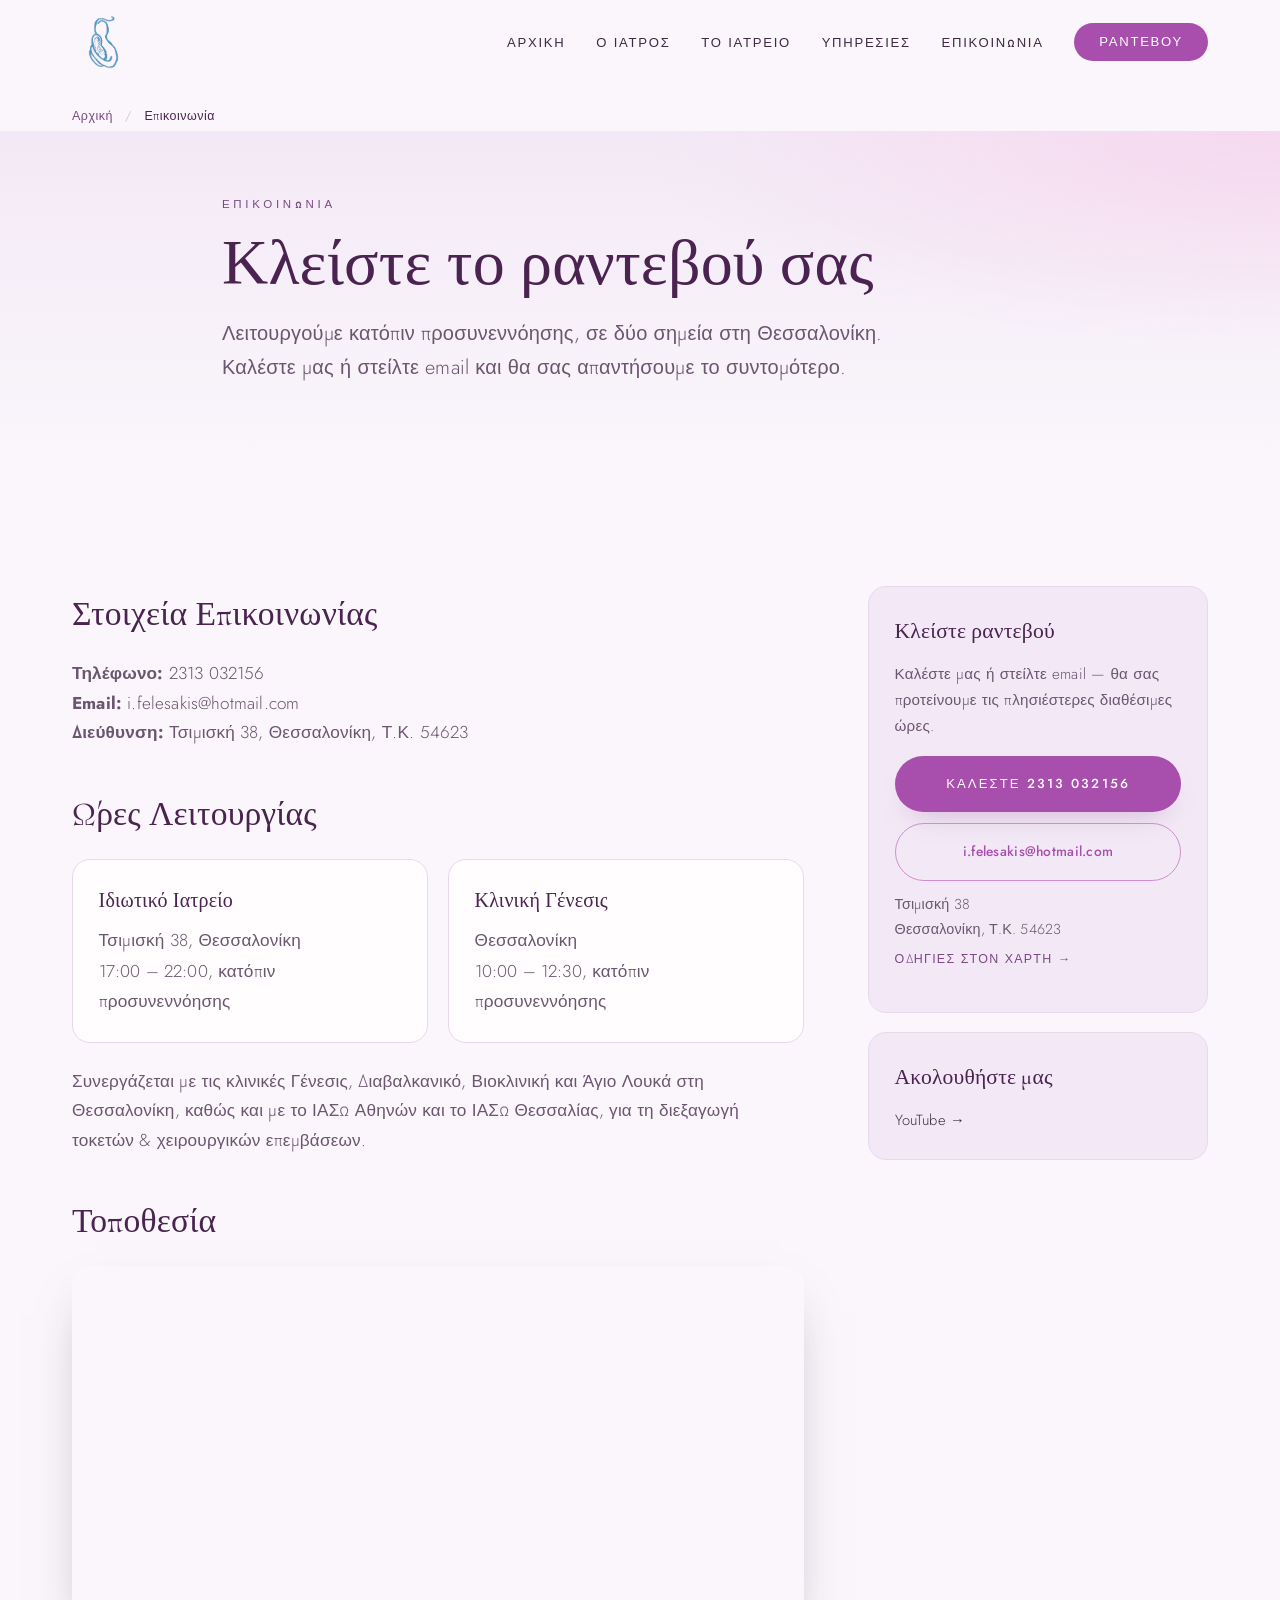
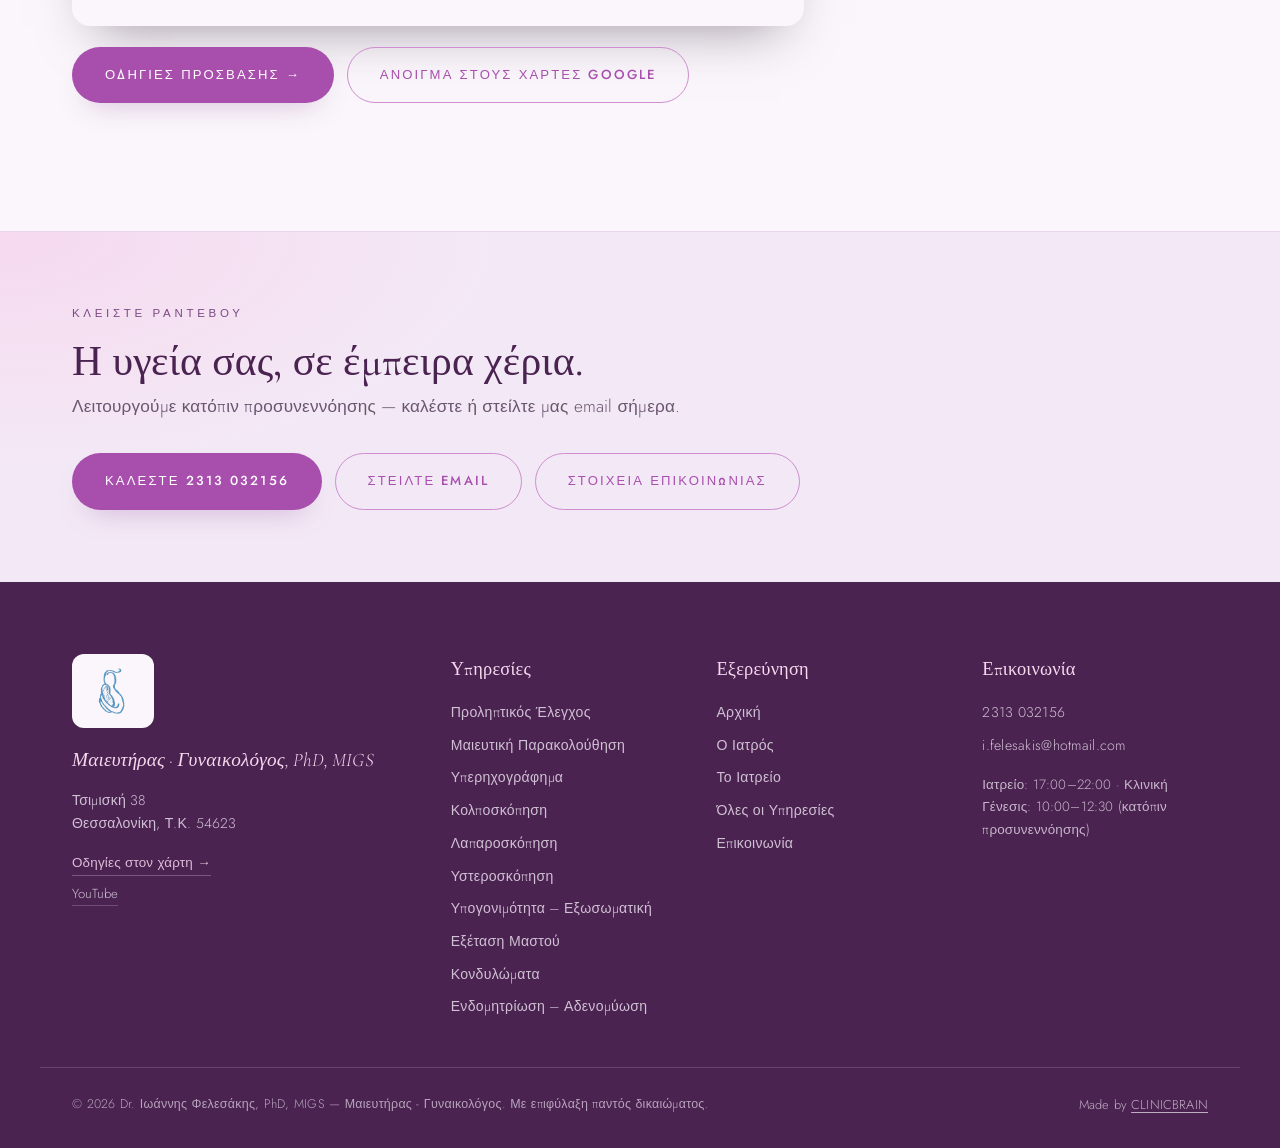
<file: epikoinonia.html>
<!DOCTYPE html>
<html lang="el">
<head>
  <meta charset="UTF-8" />
  <meta name="viewport" content="width=device-width, initial-scale=1.0" />
  <title>Επικοινωνία | Dr. Ιωάννης Φελεσάκης — Μαιευτήρας - Γυναικολόγος, Θεσσαλονίκη</title>
  <meta name="description" content="Επικοινωνήστε με το ιατρείο του Dr. Ιωάννης Φελεσάκης στη Θεσσαλονίκη. Τσιμισκή 38, Θεσσαλονίκη, Τ.Κ. 54623. Τηλέφωνο 2313 032156." />
  <meta name="keywords" content="επικοινωνία γυναικολόγος Θεσσαλονίκη, ιατρείο Τσιμισκή 38, ραντεβού γυναικολόγος, Ιωάννης Φελεσάκης τηλέφωνο" />
  <meta name="author" content="Dr. Ιωάννης Φελεσάκης" />
  <meta name="robots" content="index, follow, max-image-preview:large" />
  <meta name="theme-color" content="#f5edf7" />
  <link rel="canonical" href="https://felesakis.gr/epikoinonia.html" />

  <meta property="og:site_name" content="Ιωάννης Φελεσάκης" />
  <meta property="og:locale" content="el_GR" />
  <meta property="og:type" content="website" />
  <meta property="og:title" content="Επικοινωνία | Dr. Ιωάννης Φελεσάκης — Μαιευτήρας - Γυναικολόγος, Θεσσαλονίκη" />
  <meta property="og:description" content="Επικοινωνήστε με το ιατρείο του Dr. Ιωάννης Φελεσάκης στη Θεσσαλονίκη. Τσιμισκή 38, Θεσσαλονίκη, Τ.Κ. 54623. Τηλέφωνο 2313 032156." />
  <meta property="og:url" content="https://felesakis.gr/epikoinonia.html" />
  <meta property="og:image" content="https://felesakis.gr/assets/og-image.jpg" />
  <meta name="twitter:card" content="summary_large_image" />
  <meta name="twitter:title" content="Επικοινωνία | Dr. Ιωάννης Φελεσάκης — Μαιευτήρας - Γυναικολόγος, Θεσσαλονίκη" />
  <meta name="twitter:description" content="Επικοινωνήστε με το ιατρείο του Dr. Ιωάννης Φελεσάκης στη Θεσσαλονίκη. Τσιμισκή 38, Θεσσαλονίκη, Τ.Κ. 54623. Τηλέφωνο 2313 032156." />
  <meta name="twitter:image" content="https://felesakis.gr/assets/og-image.jpg" />

  <link rel="icon" type="image/png" href="assets/favicon-32.png" />
  <link rel="apple-touch-icon" href="assets/apple-touch-icon.png" />
  <link rel="preconnect" href="https://fonts.googleapis.com" />
  <link rel="preconnect" href="https://fonts.gstatic.com" crossorigin />
  <link href="https://fonts.googleapis.com/css2?family=Cormorant+Garamond:ital,wght@0,400;0,500;0,600;1,400;1,500&family=Jost:wght@300;400;500;600&display=swap" rel="stylesheet" />
  <link rel="stylesheet" href="styles.css" />
  <script type="application/ld+json">{"@context": "https://schema.org", "@type": ["Physician", "MedicalBusiness", "LocalBusiness"], "@id": "https://felesakis.gr/#clinic", "name": "Ιωάννης Φελεσάκης", "alternateName": "Dr. Ιωάννης Φελεσάκης, PhD, MIGS — Γυναικολόγος", "url": "https://felesakis.gr/", "telephone": "+302313032156", "email": "i.felesakis@hotmail.com", "image": "https://felesakis.gr/assets/og-image.jpg", "logo": "https://felesakis.gr/assets/logo-mark.png", "priceRange": "€€", "currenciesAccepted": "EUR", "medicalSpecialty": "Gynecologic", "hasMap": "https://www.google.com/maps/dir/?api=1&destination=%CE%A4%CF%83%CE%B9%CE%BC%CE%B9%CF%83%CE%BA%CE%AE+38%2C+%CE%98%CE%B5%CF%83%CF%83%CE%B1%CE%BB%CE%BF%CE%BD%CE%AF%CE%BA%CE%B7+546+23", "geo": {"@type": "GeoCoordinates", "latitude": 40.632834, "longitude": 22.942239}, "address": {"@type": "PostalAddress", "streetAddress": "Τσιμισκή 38", "addressLocality": "Θεσσαλονίκη", "postalCode": "54623", "addressCountry": "GR"}, "openingHoursSpecification": [{"@type": "OpeningHoursSpecification", "dayOfWeek": ["Monday", "Tuesday", "Wednesday", "Thursday", "Friday"], "opens": "17:00", "closes": "22:00"}], "sameAs": ["https://www.youtube.com/channel/UCQ5oIycoXh8OLL2Y0oL8ktg"]}</script>
  <script type="application/ld+json">{"@context": "https://schema.org", "@type": "BreadcrumbList", "itemListElement": [{"@type": "ListItem", "position": 1, "name": "Αρχική", "item": "https://felesakis.gr/index.html"}, {"@type": "ListItem", "position": 2, "name": "Επικοινωνία", "item": "https://felesakis.gr/epikoinonia.html"}]}</script>
</head>
<body>
  <a class="skip-link" href="#main">Μετάβαση στο περιεχόμενο</a>
  <header class="site-header" id="top">
    <nav class="nav container" aria-label="Κύρια πλοήγηση">
      <a href="index.html" class="brand" aria-label="Ιωάννης Φελεσάκης — Αρχική">
        <img src="assets/logo-mark.png" alt="Ιωάννης Φελεσάκης" class="brand-logo" width="700" height="700" />
      </a>
      <button class="nav-toggle" aria-label="Άνοιγμα μενού" aria-expanded="false"><span></span><span></span><span></span></button>
      <ul class="nav-links">
        <li><a href="index.html">Αρχική</a></li>
        <li><a href="i-giatros.html">Ο Ιατρός</a></li>
        <li><a href="to-iatreio.html">Το Ιατρείο</a></li>
        <li class="has-sub">
          <a href="ypiresies/index.html">Υπηρεσίες</a>
          <ul class="sub">
            <li><a href="ypiresies/proliptikos-elegxos.html">Προληπτικός Έλεγχος</a></li>
            <li><a href="ypiresies/maieutiki-parakolouthisi.html">Μαιευτική Παρακολούθηση</a></li>
            <li><a href="ypiresies/yperixografima-ydroyperixografia.html">Υπερηχογράφημα</a></li>
            <li><a href="ypiresies/kolposkopisi.html">Κολποσκόπηση</a></li>
            <li><a href="ypiresies/laparoskopisi.html">Λαπαροσκόπηση</a></li>
            <li><a href="ypiresies/ysteroskopisi.html">Υστεροσκόπηση</a></li>
            <li><a href="ypiresies/ypogonimotita-exosomatiki.html">Υπογονιμότητα &ndash; Εξωσωματική</a></li>
            <li><a href="ypiresies/exetasi-mastou.html">Εξέταση Μαστού</a></li>
            <li><a href="ypiresies/kondylomata.html">Κονδυλώματα</a></li>
            <li><a href="ypiresies/endomitriosi-adenomyosi.html">Ενδομητρίωση &ndash; Αδενομύωση</a></li>
          </ul>
        </li>
        <li><a href="epikoinonia.html" aria-current="page">Επικοινωνία</a></li>
        <li><a href="epikoinonia.html" class="btn btn-nav">Ραντεβού</a></li>
      </ul>
    </nav>
  </header>
  <nav class="crumbs container" aria-label="Breadcrumb"><a href="index.html">Αρχική</a> <span class="sep">/</span> <span aria-current="page">Επικοινωνία</span></nav>
  <main id="main">
    <section class="page-hero">
      <div class="container">
        <p class="eyebrow reveal">Επικοινωνία</p>
        <h1 class="page-title reveal">Κλείστε το ραντεβού σας</h1>
        <p class="page-lead reveal">Λειτουργούμε κατόπιν προσυνεννόησης, σε δύο σημεία στη Θεσσαλονίκη. Καλέστε μας ή στείλτε email και θα σας απαντήσουμε το συντομότερο.</p>
      </div>
    </section>

    <section class="svc-detail" id="booking">
      <div class="container svc-detail-grid">
        <article class="svc-body">
          <h2 class="reveal">Στοιχεία Επικοινωνίας</h2>
          <p class="reveal">
            <strong>Τηλέφωνο:</strong> <a href="tel:+302313032156">2313 032156</a><br />
            <strong>Email:</strong> <a href="mailto:i.felesakis@hotmail.com">i.felesakis@hotmail.com</a><br />
            <strong>Διεύθυνση:</strong> <a href="https://www.google.com/maps/dir/?api=1&amp;destination=%CE%A4%CF%83%CE%B9%CE%BC%CE%B9%CF%83%CE%BA%CE%AE+38%2C+%CE%98%CE%B5%CF%83%CF%83%CE%B1%CE%BB%CE%BF%CE%BD%CE%AF%CE%BA%CE%B7+546+23" target="_blank" rel="noopener noreferrer">Τσιμισκή 38, Θεσσαλονίκη, Τ.Κ. 54623</a>
          </p>

          <h2 class="reveal">Ώρες Λειτουργίας</h2>
          <div class="hours-grid reveal">
            <div class="hours-card">
              <h3>Ιδιωτικό Ιατρείο</h3>
              <p>Τσιμισκή 38, Θεσσαλονίκη</p>
              <p>17:00 &ndash; 22:00, κατόπιν προσυνεννόησης</p>
            </div>
            <div class="hours-card">
              <h3>Κλινική Γένεσις</h3>
              <p>Θεσσαλονίκη</p>
              <p>10:00 &ndash; 12:30, κατόπιν προσυνεννόησης</p>
            </div>
          </div>
          <p class="reveal">Συνεργάζεται με τις κλινικές Γένεσις, Διαβαλκανικό, Βιοκλινική και Άγιο Λουκά στη Θεσσαλονίκη, καθώς και με το ΙΑΣΩ Αθηνών και το ΙΑΣΩ Θεσσαλίας, για τη διεξαγωγή τοκετών &amp; χειρουργικών επεμβάσεων.</p>

          <h2 class="reveal">Τοποθεσία</h2>
          <div class="map-embed reveal" style="border-radius: var(--radius); overflow:hidden; box-shadow: 0 24px 50px -24px rgba(61,42,66,0.5);">
            <iframe title="Χάρτης — Τσιμισκή 38, Θεσσαλονίκη" src="https://www.google.com/maps/embed?pb=!1m18!1m12!1m3!1d900.1899886395811!2d22.942239277822765!3d40.63283398980719!2m3!1f0!2f0!3f0!3m2!1i1024!2i768!4f13.1!3m3!1m2!1s0x14a83907cd2e59ff%3A0xf3ae0e30c348af34!2zzqTPg865zrzOuc-DzrrOriAzOCwgzpjOtc-Dz4POsc67zr_Ovc6vzrrOtyA1NDYgMjQ!5e0!3m2!1sel!2sgr!4v1623168562119!5m2!1sel!2sgr" width="100%" height="360" style="border:0; display:block;" loading="lazy" referrerpolicy="no-referrer-when-downgrade"></iframe>
          </div>
          <div class="map-actions reveal">
            <a href="https://www.google.com/maps/dir/?api=1&amp;destination=%CE%A4%CF%83%CE%B9%CE%BC%CE%B9%CF%83%CE%BA%CE%AE+38%2C+%CE%98%CE%B5%CF%83%CF%83%CE%B1%CE%BB%CE%BF%CE%BD%CE%AF%CE%BA%CE%B7+546+23" target="_blank" rel="noopener noreferrer" class="btn btn-primary">Οδηγίες πρόσβασης &rarr;</a>
            <a href="https://www.google.com/maps/search/?api=1&amp;query=%CE%A4%CF%83%CE%B9%CE%BC%CE%B9%CF%83%CE%BA%CE%AE+38%2C+%CE%98%CE%B5%CF%83%CF%83%CE%B1%CE%BB%CE%BF%CE%BD%CE%AF%CE%BA%CE%B7+546+23" target="_blank" rel="noopener noreferrer" class="btn btn-ghost">Άνοιγμα στους Χάρτες Google</a>
          </div>
        </article>

        <aside class="svc-aside">
          <div class="aside-card reveal">
            <h3>Κλείστε ραντεβού</h3>
            <p>Καλέστε μας ή στείλτε email — θα σας προτείνουμε τις πλησιέστερες διαθέσιμες ώρες.</p>
            <a href="tel:+302313032156" class="btn btn-primary btn-block">Καλέστε 2313 032156</a>
            <a href="mailto:i.felesakis@hotmail.com" class="btn btn-ghost btn-block btn-email">i.felesakis@hotmail.com</a>
            <p class="aside-meta"><a class="map-link" href="https://www.google.com/maps/dir/?api=1&amp;destination=%CE%A4%CF%83%CE%B9%CE%BC%CE%B9%CF%83%CE%BA%CE%AE+38%2C+%CE%98%CE%B5%CF%83%CF%83%CE%B1%CE%BB%CE%BF%CE%BD%CE%AF%CE%BA%CE%B7+546+23" target="_blank" rel="noopener noreferrer">Τσιμισκή 38<br />Θεσσαλονίκη, Τ.Κ. 54623<span class="map-link-cta">Οδηγίες στον χάρτη &rarr;</span></a></p>
          </div>
          <div class="aside-card reveal">
            <h3>Ακολουθήστε μας</h3>
            <nav class="aside-links">
              <a href="https://www.youtube.com/channel/UCQ5oIycoXh8OLL2Y0oL8ktg" target="_blank" rel="noopener noreferrer">YouTube →</a>
            </nav>
          </div>
        </aside>
      </div>
    </section>
  </main>
  <section class="cta-band">
    <div class="container cta-inner">
      <div>
        <p class="eyebrow">Κλείστε ραντεβού</p>
        <h2 class="cta-title">Η υγεία σας, σε έμπειρα χέρια.</h2>
        <p class="cta-sub">Λειτουργούμε κατόπιν προσυνεννόησης — καλέστε ή στείλτε μας email σήμερα.</p>
      </div>
      <div class="cta-actions">
        <a href="tel:+302313032156" class="btn btn-primary">Καλέστε 2313 032156</a>
        <a href="mailto:i.felesakis@hotmail.com" class="btn btn-ghost">Στείλτε Email</a>
        <a href="epikoinonia.html" class="btn btn-ghost">Στοιχεία Επικοινωνίας</a>
      </div>
    </div>
  </section>
  <footer class="site-footer">
    <div class="container footer-inner">
      <div class="footer-brand">
        <img src="assets/logo-mark.png" alt="Ιωάννης Φελεσάκης" class="footer-logo" width="700" height="700" />
        <p class="footer-tag">Μαιευτήρας &middot; Γυναικολόγος, PhD, MIGS</p>
        <p class="footer-addr">
          Τσιμισκή 38<br />
          Θεσσαλονίκη, Τ.Κ. 54623
        </p>
        <a class="footer-map" href="https://www.google.com/maps/dir/?api=1&amp;destination=%CE%A4%CF%83%CE%B9%CE%BC%CE%B9%CF%83%CE%BA%CE%AE+38%2C+%CE%98%CE%B5%CF%83%CF%83%CE%B1%CE%BB%CE%BF%CE%BD%CE%AF%CE%BA%CE%B7+546+23" target="_blank" rel="noopener noreferrer">Οδηγίες στον χάρτη &rarr;</a>
        <div class="footer-social">
          <a href="https://www.youtube.com/channel/UCQ5oIycoXh8OLL2Y0oL8ktg" target="_blank" rel="noopener noreferrer" aria-label="YouTube">YouTube</a>
        </div>
      </div>

      <div class="footer-col">
        <h3>Υπηρεσίες</h3>
        <nav aria-label="Υπηρεσίες" class="footer-links">
          <a href="ypiresies/proliptikos-elegxos.html">Προληπτικός Έλεγχος</a>
          <a href="ypiresies/maieutiki-parakolouthisi.html">Μαιευτική Παρακολούθηση</a>
          <a href="ypiresies/yperixografima-ydroyperixografia.html">Υπερηχογράφημα</a>
          <a href="ypiresies/kolposkopisi.html">Κολποσκόπηση</a>
          <a href="ypiresies/laparoskopisi.html">Λαπαροσκόπηση</a>
          <a href="ypiresies/ysteroskopisi.html">Υστεροσκόπηση</a>
          <a href="ypiresies/ypogonimotita-exosomatiki.html">Υπογονιμότητα &ndash; Εξωσωματική</a>
          <a href="ypiresies/exetasi-mastou.html">Εξέταση Μαστού</a>
          <a href="ypiresies/kondylomata.html">Κονδυλώματα</a>
          <a href="ypiresies/endomitriosi-adenomyosi.html">Ενδομητρίωση &ndash; Αδενομύωση</a>
        </nav>
      </div>

      <div class="footer-col">
        <h3>Εξερεύνηση</h3>
        <nav aria-label="Πλοήγηση" class="footer-links">
          <a href="index.html">Αρχική</a>
          <a href="i-giatros.html">Ο Ιατρός</a>
          <a href="to-iatreio.html">Το Ιατρείο</a>
          <a href="ypiresies/index.html">Όλες οι Υπηρεσίες</a>
          <a href="epikoinonia.html">Επικοινωνία</a>
        </nav>
      </div>

      <div class="footer-col">
        <h3>Επικοινωνία</h3>
        <nav aria-label="Επικοινωνία" class="footer-links">
          <a href="tel:+302313032156">2313 032156</a>
          <a href="mailto:i.felesakis@hotmail.com">i.felesakis@hotmail.com</a>
        </nav>
        <p class="footer-hours">Ιατρείο: 17:00–22:00 &middot; Κλινική Γένεσις: 10:00–12:30 (κατόπιν προσυνεννόησης)</p>
      </div>
    </div>

    <div class="footer-bottom">
      <p class="footer-copy">© <span id="year">2026</span> Dr. Ιωάννης Φελεσάκης, PhD, MIGS — Μαιευτήρας - Γυναικολόγος. Με επιφύλαξη παντός δικαιώματος.</p>
      <p class="cb-credit">Made by <a href="https://clinicbrain.gr/?utm_source=client-site&amp;utm_medium=footer&amp;utm_campaign=made-by" target="_blank" rel="noopener noreferrer">CLINICBRAIN</a></p>
    </div>
  </footer>
  <script src="main.js" defer></script>
</body>
</html>
</file>
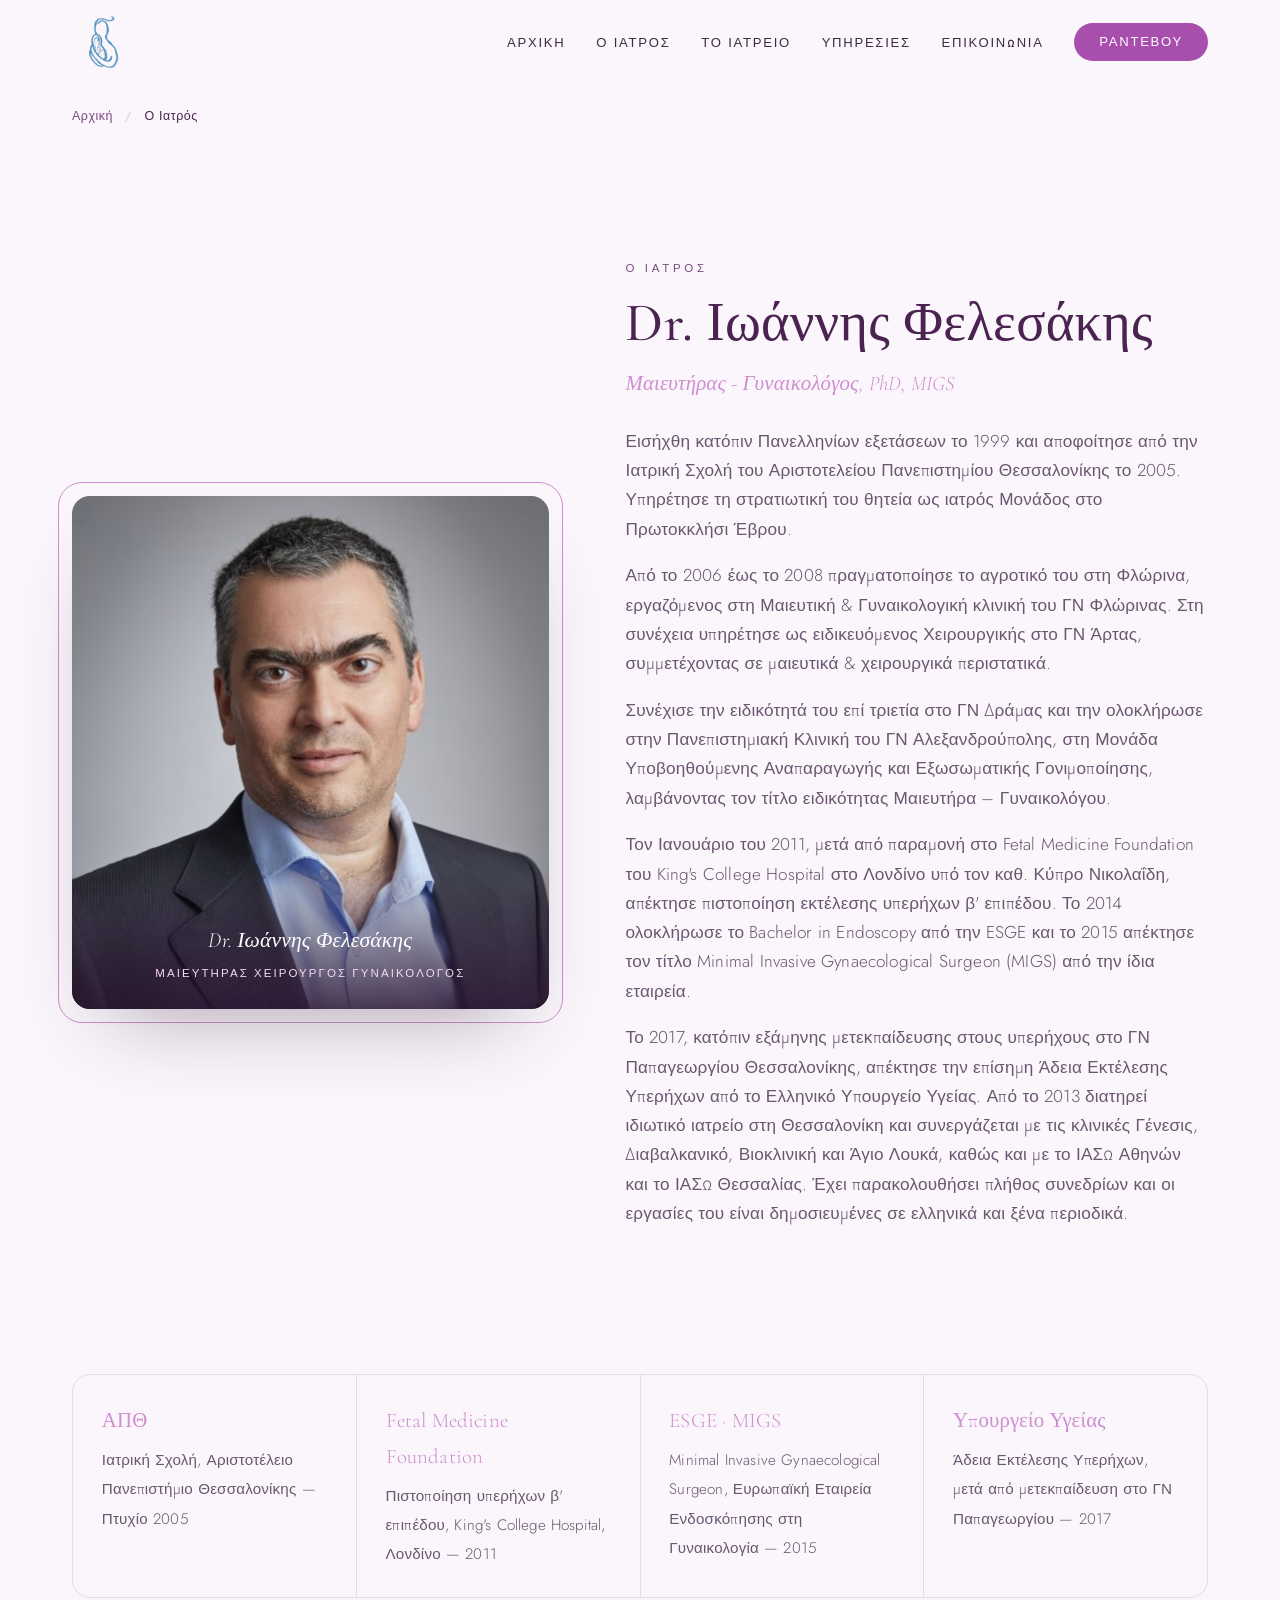
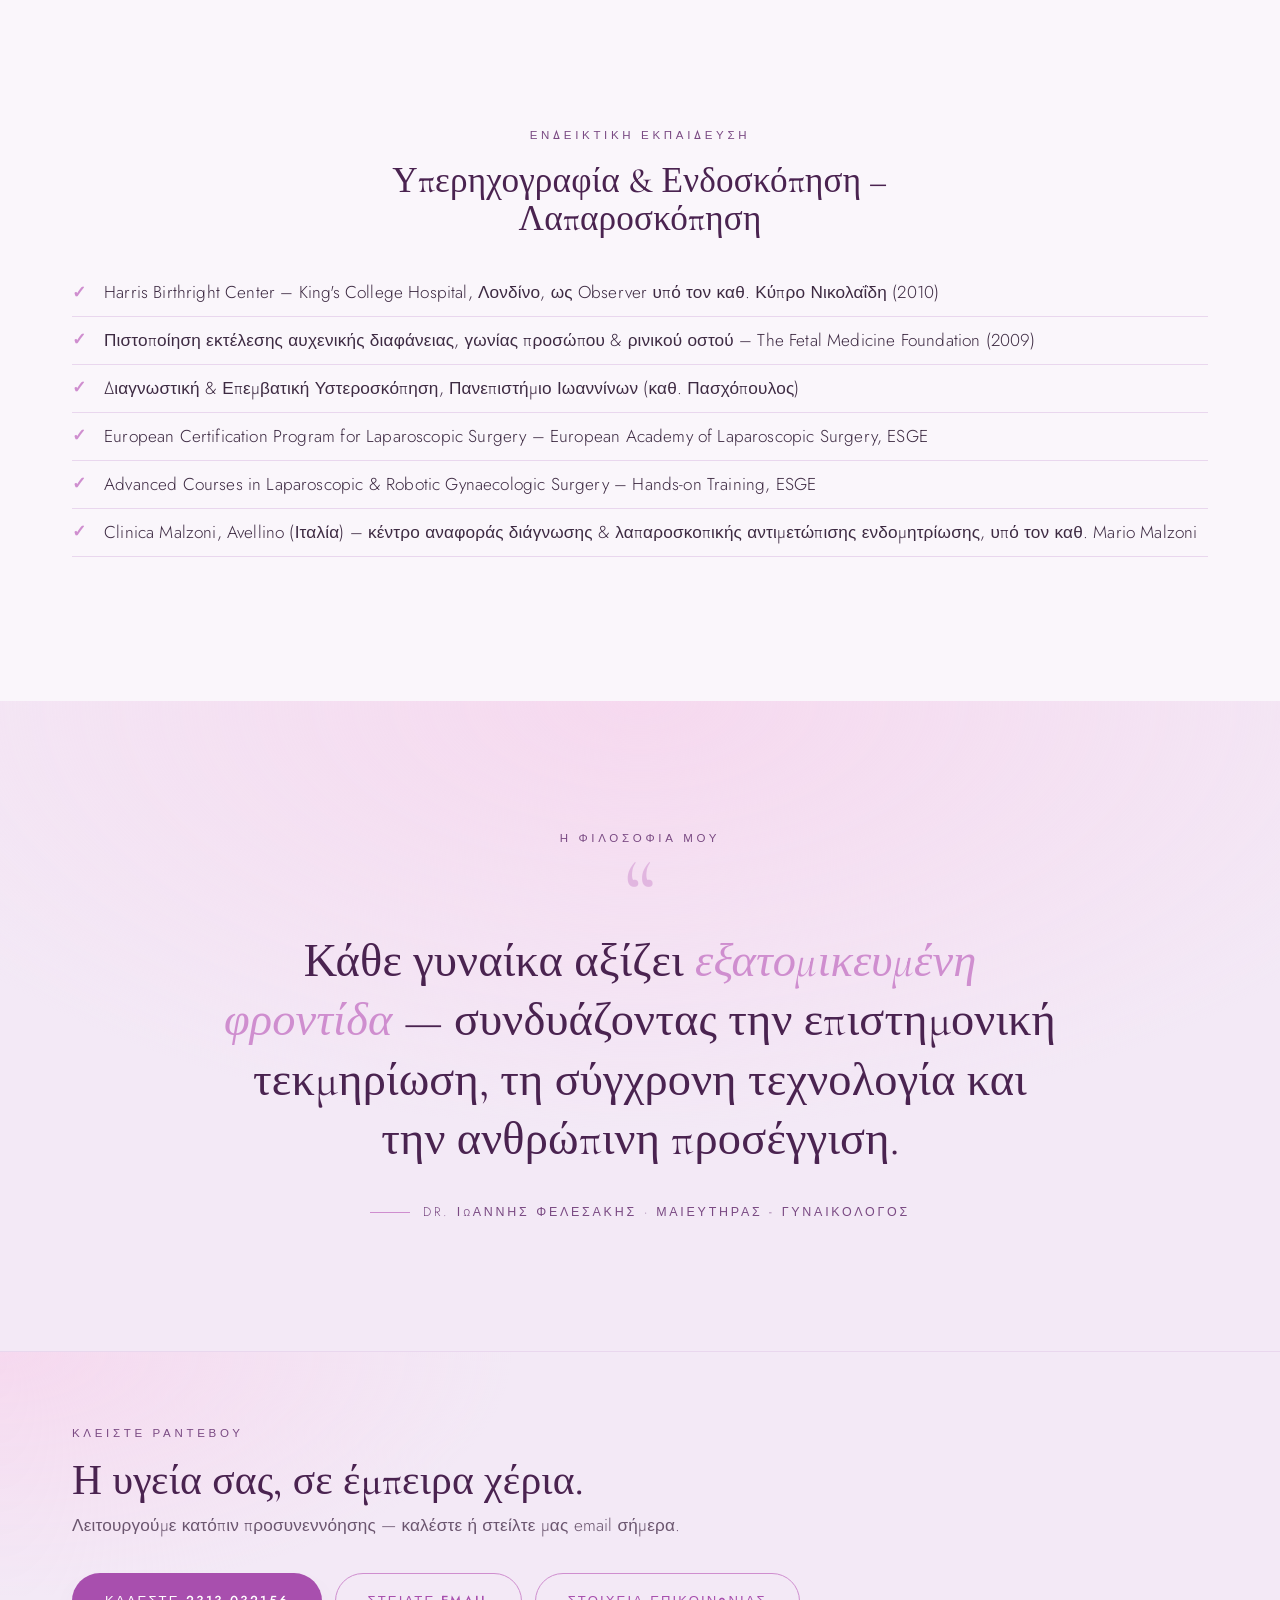
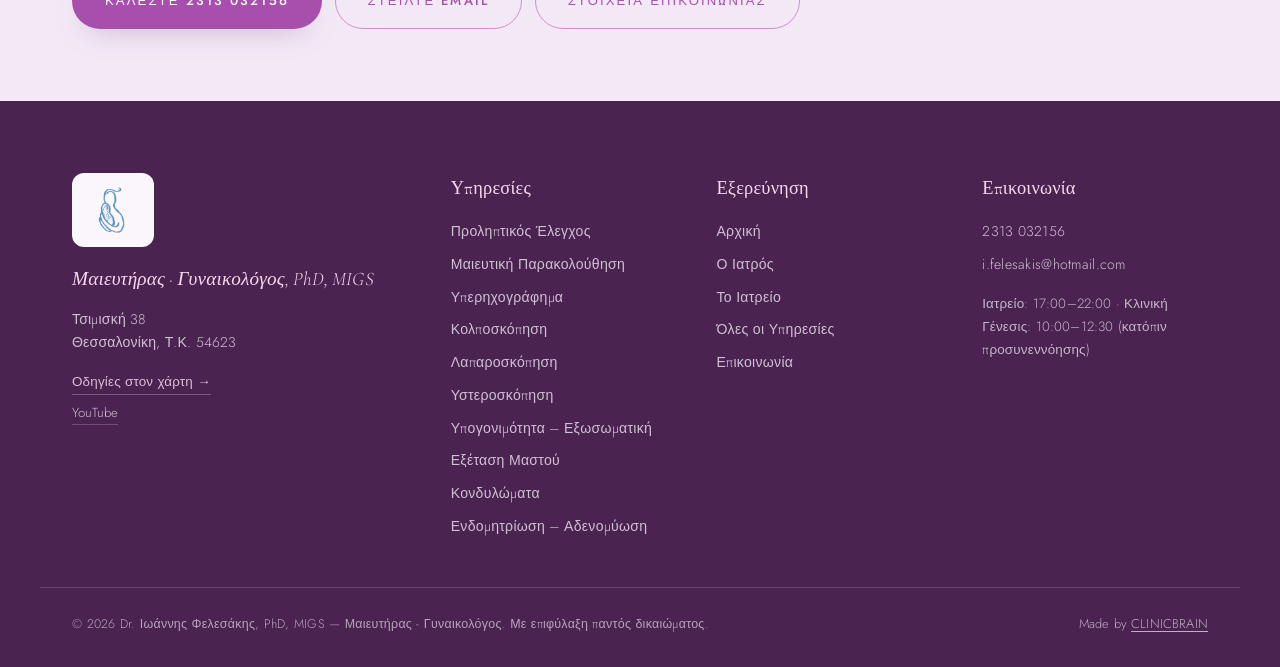
<file: i-giatros.html>
<!DOCTYPE html>
<html lang="el">
<head>
  <meta charset="UTF-8" />
  <meta name="viewport" content="width=device-width, initial-scale=1.0" />
  <title>Dr. Ιωάννης Φελεσάκης — Βιογραφικό | Μαιευτήρας - Γυναικολόγος</title>
  <meta name="description" content="Γνωρίστε τον Dr. Ιωάννης Φελεσάκης, PhD, MIGS. Απόφοιτος ΑΠΘ, πιστοποιημένος από το Fetal Medicine Foundation &amp; την ESGE (MIGS), με ιδιωτικό ιατρείο στη Θεσσαλονίκη από το 2013." />
  <meta name="keywords" content="Ιωάννης Φελεσάκης βιογραφικό, γυναικολόγος Θεσσαλονίκη βιογραφικό, MIGS γυναικολόγος, Fetal Medicine Foundation Ελλάδα" />
  <meta name="author" content="Dr. Ιωάννης Φελεσάκης" />
  <meta name="robots" content="index, follow, max-image-preview:large" />
  <meta name="theme-color" content="#f5edf7" />
  <link rel="canonical" href="https://felesakis.gr/i-giatros.html" />

  <meta property="og:site_name" content="Ιωάννης Φελεσάκης" />
  <meta property="og:locale" content="el_GR" />
  <meta property="og:type" content="profile" />
  <meta property="og:title" content="Dr. Ιωάννης Φελεσάκης — Βιογραφικό | Μαιευτήρας - Γυναικολόγος" />
  <meta property="og:description" content="Γνωρίστε τον Dr. Ιωάννης Φελεσάκης, PhD, MIGS. Απόφοιτος ΑΠΘ, πιστοποιημένος από το Fetal Medicine Foundation &amp; την ESGE (MIGS), με ιδιωτικό ιατρείο στη Θεσσαλονίκη από το 2013." />
  <meta property="og:url" content="https://felesakis.gr/i-giatros.html" />
  <meta property="og:image" content="https://felesakis.gr/assets/dr-felesakis.jpg" />
  <meta name="twitter:card" content="summary_large_image" />
  <meta name="twitter:title" content="Dr. Ιωάννης Φελεσάκης — Βιογραφικό | Μαιευτήρας - Γυναικολόγος" />
  <meta name="twitter:description" content="Γνωρίστε τον Dr. Ιωάννης Φελεσάκης, PhD, MIGS. Απόφοιτος ΑΠΘ, πιστοποιημένος από το Fetal Medicine Foundation &amp; την ESGE (MIGS), με ιδιωτικό ιατρείο στη Θεσσαλονίκη από το 2013." />
  <meta name="twitter:image" content="https://felesakis.gr/assets/dr-felesakis.jpg" />

  <link rel="icon" type="image/png" href="assets/favicon-32.png" />
  <link rel="apple-touch-icon" href="assets/apple-touch-icon.png" />
  <link rel="preconnect" href="https://fonts.googleapis.com" />
  <link rel="preconnect" href="https://fonts.gstatic.com" crossorigin />
  <link href="https://fonts.googleapis.com/css2?family=Cormorant+Garamond:ital,wght@0,400;0,500;0,600;1,400;1,500&family=Jost:wght@300;400;500;600&display=swap" rel="stylesheet" />
  <link rel="stylesheet" href="styles.css" />
  <script type="application/ld+json">{"@context": "https://schema.org", "@type": ["Physician", "MedicalBusiness", "LocalBusiness"], "@id": "https://felesakis.gr/#clinic", "name": "Ιωάννης Φελεσάκης", "alternateName": "Dr. Ιωάννης Φελεσάκης, PhD, MIGS — Γυναικολόγος", "url": "https://felesakis.gr/", "telephone": "+302313032156", "email": "i.felesakis@hotmail.com", "image": "https://felesakis.gr/assets/og-image.jpg", "logo": "https://felesakis.gr/assets/logo-mark.png", "priceRange": "€€", "currenciesAccepted": "EUR", "medicalSpecialty": "Gynecologic", "hasMap": "https://www.google.com/maps/dir/?api=1&destination=%CE%A4%CF%83%CE%B9%CE%BC%CE%B9%CF%83%CE%BA%CE%AE+38%2C+%CE%98%CE%B5%CF%83%CF%83%CE%B1%CE%BB%CE%BF%CE%BD%CE%AF%CE%BA%CE%B7+546+23", "geo": {"@type": "GeoCoordinates", "latitude": 40.632834, "longitude": 22.942239}, "address": {"@type": "PostalAddress", "streetAddress": "Τσιμισκή 38", "addressLocality": "Θεσσαλονίκη", "postalCode": "54623", "addressCountry": "GR"}, "openingHoursSpecification": [{"@type": "OpeningHoursSpecification", "dayOfWeek": ["Monday", "Tuesday", "Wednesday", "Thursday", "Friday"], "opens": "17:00", "closes": "22:00"}], "sameAs": ["https://www.youtube.com/channel/UCQ5oIycoXh8OLL2Y0oL8ktg"]}</script>
  <script type="application/ld+json">{"@context": "https://schema.org", "@type": "BreadcrumbList", "itemListElement": [{"@type": "ListItem", "position": 1, "name": "Αρχική", "item": "https://felesakis.gr/index.html"}, {"@type": "ListItem", "position": 2, "name": "Ο Ιατρός", "item": "https://felesakis.gr/i-giatros.html"}]}</script>
  <script type="application/ld+json">{"@context": "https://schema.org", "@type": "Physician", "image": "https://felesakis.gr/assets/dr-felesakis.jpg", "name": "Ιωάννης Φελεσάκης", "jobTitle": "Μαιευτήρας - Γυναικολόγος", "image": "https://felesakis.gr/assets/og-image.jpg", "url": "https://felesakis.gr/i-giatros.html", "alumniOf": "Αριστοτέλειο Πανεπιστήμιο Θεσσαλονίκης (ΑΠΘ)", "memberOf": "European Society for Gynaecological Endoscopy (ESGE)", "worksFor": {"@id": "https://felesakis.gr/#clinic"}, "sameAs": ["https://www.youtube.com/channel/UCQ5oIycoXh8OLL2Y0oL8ktg"]}</script>
</head>
<body>
  <a class="skip-link" href="#main">Μετάβαση στο περιεχόμενο</a>
  <header class="site-header" id="top">
    <nav class="nav container" aria-label="Κύρια πλοήγηση">
      <a href="index.html" class="brand" aria-label="Ιωάννης Φελεσάκης — Αρχική">
        <img src="assets/logo-mark.png" alt="Ιωάννης Φελεσάκης" class="brand-logo" width="700" height="700" />
      </a>
      <button class="nav-toggle" aria-label="Άνοιγμα μενού" aria-expanded="false"><span></span><span></span><span></span></button>
      <ul class="nav-links">
        <li><a href="index.html">Αρχική</a></li>
        <li><a href="i-giatros.html" aria-current="page">Ο Ιατρός</a></li>
        <li><a href="to-iatreio.html">Το Ιατρείο</a></li>
        <li class="has-sub">
          <a href="ypiresies/index.html">Υπηρεσίες</a>
          <ul class="sub">
            <li><a href="ypiresies/proliptikos-elegxos.html">Προληπτικός Έλεγχος</a></li>
            <li><a href="ypiresies/maieutiki-parakolouthisi.html">Μαιευτική Παρακολούθηση</a></li>
            <li><a href="ypiresies/yperixografima-ydroyperixografia.html">Υπερηχογράφημα</a></li>
            <li><a href="ypiresies/kolposkopisi.html">Κολποσκόπηση</a></li>
            <li><a href="ypiresies/laparoskopisi.html">Λαπαροσκόπηση</a></li>
            <li><a href="ypiresies/ysteroskopisi.html">Υστεροσκόπηση</a></li>
            <li><a href="ypiresies/ypogonimotita-exosomatiki.html">Υπογονιμότητα &ndash; Εξωσωματική</a></li>
            <li><a href="ypiresies/exetasi-mastou.html">Εξέταση Μαστού</a></li>
            <li><a href="ypiresies/kondylomata.html">Κονδυλώματα</a></li>
            <li><a href="ypiresies/endomitriosi-adenomyosi.html">Ενδομητρίωση &ndash; Αδενομύωση</a></li>
          </ul>
        </li>
        <li><a href="epikoinonia.html">Επικοινωνία</a></li>
        <li><a href="epikoinonia.html" class="btn btn-nav">Ραντεβού</a></li>
      </ul>
    </nav>
  </header>
  <nav class="crumbs container" aria-label="Breadcrumb"><a href="index.html">Αρχική</a> <span class="sep">/</span> <span aria-current="page">Ο Ιατρός</span></nav>
  <main id="main">
    <section class="about about-page">
      <div class="container about-grid">
        <div class="about-media reveal">
          <div class="about-portrait about-portrait--photo">
            <img src="assets/dr-felesakis.jpg" alt="Dr. Ιωάννης Φελεσάκης, Μαιευτήρας Χειρουργός Γυναικολόγος" width="478" height="718" fetchpriority="high" />
            <div class="about-portrait-caption">
              <span class="name">Dr. Ιωάννης Φελεσάκης</span>
              <span class="role">Μαιευτήρας Χειρουργός Γυναικολόγος</span>
            </div>
          </div>
        </div>
        <div class="about-copy">
          <p class="eyebrow reveal">Ο Ιατρός</p>
          <h1 class="section-title reveal">Dr. Ιωάννης Φελεσάκης</h1>
          <p class="about-role reveal">Μαιευτήρας - Γυναικολόγος, PhD, MIGS</p>
          <p class="reveal">Εισήχθη κατόπιν Πανελληνίων εξετάσεων το 1999 και αποφοίτησε από την Ιατρική Σχολή του Αριστοτελείου Πανεπιστημίου Θεσσαλονίκης το 2005. Υπηρέτησε τη στρατιωτική του θητεία ως ιατρός Μονάδος στο Πρωτοκκλήσι Έβρου.</p>
          <p class="reveal">Από το 2006 έως το 2008 πραγματοποίησε το αγροτικό του στη Φλώρινα, εργαζόμενος στη Μαιευτική &amp; Γυναικολογική κλινική του ΓΝ Φλώρινας. Στη συνέχεια υπηρέτησε ως ειδικευόμενος Χειρουργικής στο ΓΝ Άρτας, συμμετέχοντας σε μαιευτικά &amp; χειρουργικά περιστατικά.</p>
          <p class="reveal">Συνέχισε την ειδικότητά του επί τριετία στο ΓΝ Δράμας και την ολοκλήρωσε στην Πανεπιστημιακή Κλινική του ΓΝ Αλεξανδρούπολης, στη Μονάδα Υποβοηθούμενης Αναπαραγωγής και Εξωσωματικής Γονιμοποίησης, λαμβάνοντας τον τίτλο ειδικότητας Μαιευτήρα &ndash; Γυναικολόγου.</p>
          <p class="reveal">Τον Ιανουάριο του 2011, μετά από παραμονή στο Fetal Medicine Foundation του King&#39;s College Hospital στο Λονδίνο υπό τον καθ. Κύπρο Νικολαΐδη, απέκτησε πιστοποίηση εκτέλεσης υπερήχων β&#39; επιπέδου. Το 2014 ολοκλήρωσε το Bachelor in Endoscopy από την ESGE και το 2015 απέκτησε τον τίτλο Minimal Invasive Gynaecological Surgeon (MIGS) από την ίδια εταιρεία.</p>
          <p class="reveal">Το 2017, κατόπιν εξάμηνης μετεκπαίδευσης στους υπερήχους στο ΓΝ Παπαγεωργίου Θεσσαλονίκης, απέκτησε την επίσημη Άδεια Εκτέλεσης Υπερήχων από το Ελληνικό Υπουργείο Υγείας. Από το 2013 διατηρεί ιδιωτικό ιατρείο στη Θεσσαλονίκη και συνεργάζεται με τις κλινικές Γένεσις, Διαβαλκανικό, Βιοκλινική και Άγιο Λουκά, καθώς και με το ΙΑΣΩ Αθηνών και το ΙΑΣΩ Θεσσαλίας. Έχει παρακολουθήσει πλήθος συνεδρίων και οι εργασίες του είναι δημοσιευμένες σε ελληνικά και ξένα περιοδικά.</p>
        </div>
      </div>
    </section>

    <section class="creds">
      <div class="container">
        <div class="creds-grid">
          <div class="cred reveal"><span class="cred-k">ΑΠΘ</span><span class="cred-v">Ιατρική Σχολή, Αριστοτέλειο Πανεπιστήμιο Θεσσαλονίκης — Πτυχίο 2005</span></div>
          <div class="cred reveal"><span class="cred-k">Fetal Medicine Foundation</span><span class="cred-v">Πιστοποίηση υπερήχων β&#39; επιπέδου, King&#39;s College Hospital, Λονδίνο — 2011</span></div>
          <div class="cred reveal"><span class="cred-k">ESGE &middot; MIGS</span><span class="cred-v">Minimal Invasive Gynaecological Surgeon, Ευρωπαϊκή Εταιρεία Ενδοσκόπησης στη Γυναικολογία — 2015</span></div>
          <div class="cred reveal"><span class="cred-k">Υπουργείο Υγείας</span><span class="cred-v">Άδεια Εκτέλεσης Υπερήχων, μετά από μετεκπαίδευση στο ΓΝ Παπαγεωργίου — 2017</span></div>
        </div>
      </div>
    </section>

    <section class="creds" style="padding-top:0">
      <div class="container">
        <div class="section-head reveal" style="margin-bottom: 2rem;">
          <p class="eyebrow">Ενδεικτική Εκπαίδευση</p>
          <h2 class="section-title" style="font-size: clamp(1.6rem, 1.2rem + 1.6vw, 2.2rem);">Υπερηχογραφία &amp; Ενδοσκόπηση &ndash; Λαπαροσκόπηση</h2>
        </div>
        <div class="about-copy">
          <ul class="ticks">
            <li class="reveal">Harris Birthright Center &ndash; King&#39;s College Hospital, Λονδίνο, ως Observer υπό τον καθ. Κύπρο Νικολαΐδη (2010)</li>
            <li class="reveal">Πιστοποίηση εκτέλεσης αυχενικής διαφάνειας, γωνίας προσώπου &amp; ρινικού οστού &ndash; The Fetal Medicine Foundation (2009)</li>
            <li class="reveal">Διαγνωστική &amp; Επεμβατική Υστεροσκόπηση, Πανεπιστήμιο Ιωαννίνων (καθ. Πασχόπουλος)</li>
            <li class="reveal">European Certification Program for Laparoscopic Surgery &ndash; European Academy of Laparoscopic Surgery, ESGE</li>
            <li class="reveal">Advanced Courses in Laparoscopic &amp; Robotic Gynaecologic Surgery &ndash; Hands-on Training, ESGE</li>
            <li class="reveal">Clinica Malzoni, Avellino (Ιταλία) &ndash; κέντρο αναφοράς διάγνωσης &amp; λαπαροσκοπικής αντιμετώπισης ενδομητρίωσης, υπό τον καθ. Mario Malzoni</li>
          </ul>
        </div>
      </div>
    </section>

    <section class="philosophy">
      <div class="container philosophy-inner reveal">
        <p class="eyebrow">Η Φιλοσοφία μου</p>
        <span class="philosophy-mark" aria-hidden="true">&ldquo;</span>
        <blockquote>Κάθε γυναίκα αξίζει <em>εξατομικευμένη φροντίδα</em> — συνδυάζοντας την επιστημονική τεκμηρίωση, τη σύγχρονη τεχνολογία και την ανθρώπινη προσέγγιση.</blockquote>
        <cite class="philosophy-cite">Dr. Ιωάννης Φελεσάκης &middot; Μαιευτήρας - Γυναικολόγος</cite>
      </div>
    </section>
  </main>
  <section class="cta-band">
    <div class="container cta-inner">
      <div>
        <p class="eyebrow">Κλείστε ραντεβού</p>
        <h2 class="cta-title">Η υγεία σας, σε έμπειρα χέρια.</h2>
        <p class="cta-sub">Λειτουργούμε κατόπιν προσυνεννόησης — καλέστε ή στείλτε μας email σήμερα.</p>
      </div>
      <div class="cta-actions">
        <a href="tel:+302313032156" class="btn btn-primary">Καλέστε 2313 032156</a>
        <a href="mailto:i.felesakis@hotmail.com" class="btn btn-ghost">Στείλτε Email</a>
        <a href="epikoinonia.html" class="btn btn-ghost">Στοιχεία Επικοινωνίας</a>
      </div>
    </div>
  </section>
  <footer class="site-footer">
    <div class="container footer-inner">
      <div class="footer-brand">
        <img src="assets/logo-mark.png" alt="Ιωάννης Φελεσάκης" class="footer-logo" width="700" height="700" />
        <p class="footer-tag">Μαιευτήρας &middot; Γυναικολόγος, PhD, MIGS</p>
        <p class="footer-addr">
          Τσιμισκή 38<br />
          Θεσσαλονίκη, Τ.Κ. 54623
        </p>
        <a class="footer-map" href="https://www.google.com/maps/dir/?api=1&amp;destination=%CE%A4%CF%83%CE%B9%CE%BC%CE%B9%CF%83%CE%BA%CE%AE+38%2C+%CE%98%CE%B5%CF%83%CF%83%CE%B1%CE%BB%CE%BF%CE%BD%CE%AF%CE%BA%CE%B7+546+23" target="_blank" rel="noopener noreferrer">Οδηγίες στον χάρτη &rarr;</a>
        <div class="footer-social">
          <a href="https://www.youtube.com/channel/UCQ5oIycoXh8OLL2Y0oL8ktg" target="_blank" rel="noopener noreferrer" aria-label="YouTube">YouTube</a>
        </div>
      </div>

      <div class="footer-col">
        <h3>Υπηρεσίες</h3>
        <nav aria-label="Υπηρεσίες" class="footer-links">
          <a href="ypiresies/proliptikos-elegxos.html">Προληπτικός Έλεγχος</a>
          <a href="ypiresies/maieutiki-parakolouthisi.html">Μαιευτική Παρακολούθηση</a>
          <a href="ypiresies/yperixografima-ydroyperixografia.html">Υπερηχογράφημα</a>
          <a href="ypiresies/kolposkopisi.html">Κολποσκόπηση</a>
          <a href="ypiresies/laparoskopisi.html">Λαπαροσκόπηση</a>
          <a href="ypiresies/ysteroskopisi.html">Υστεροσκόπηση</a>
          <a href="ypiresies/ypogonimotita-exosomatiki.html">Υπογονιμότητα &ndash; Εξωσωματική</a>
          <a href="ypiresies/exetasi-mastou.html">Εξέταση Μαστού</a>
          <a href="ypiresies/kondylomata.html">Κονδυλώματα</a>
          <a href="ypiresies/endomitriosi-adenomyosi.html">Ενδομητρίωση &ndash; Αδενομύωση</a>
        </nav>
      </div>

      <div class="footer-col">
        <h3>Εξερεύνηση</h3>
        <nav aria-label="Πλοήγηση" class="footer-links">
          <a href="index.html">Αρχική</a>
          <a href="i-giatros.html">Ο Ιατρός</a>
          <a href="to-iatreio.html">Το Ιατρείο</a>
          <a href="ypiresies/index.html">Όλες οι Υπηρεσίες</a>
          <a href="epikoinonia.html">Επικοινωνία</a>
        </nav>
      </div>

      <div class="footer-col">
        <h3>Επικοινωνία</h3>
        <nav aria-label="Επικοινωνία" class="footer-links">
          <a href="tel:+302313032156">2313 032156</a>
          <a href="mailto:i.felesakis@hotmail.com">i.felesakis@hotmail.com</a>
        </nav>
        <p class="footer-hours">Ιατρείο: 17:00–22:00 &middot; Κλινική Γένεσις: 10:00–12:30 (κατόπιν προσυνεννόησης)</p>
      </div>
    </div>

    <div class="footer-bottom">
      <p class="footer-copy">© <span id="year">2026</span> Dr. Ιωάννης Φελεσάκης, PhD, MIGS — Μαιευτήρας - Γυναικολόγος. Με επιφύλαξη παντός δικαιώματος.</p>
      <p class="cb-credit">Made by <a href="https://clinicbrain.gr/?utm_source=client-site&amp;utm_medium=footer&amp;utm_campaign=made-by" target="_blank" rel="noopener noreferrer">CLINICBRAIN</a></p>
    </div>
  </footer>
  <script src="main.js" defer></script>
</body>
</html>
</file>
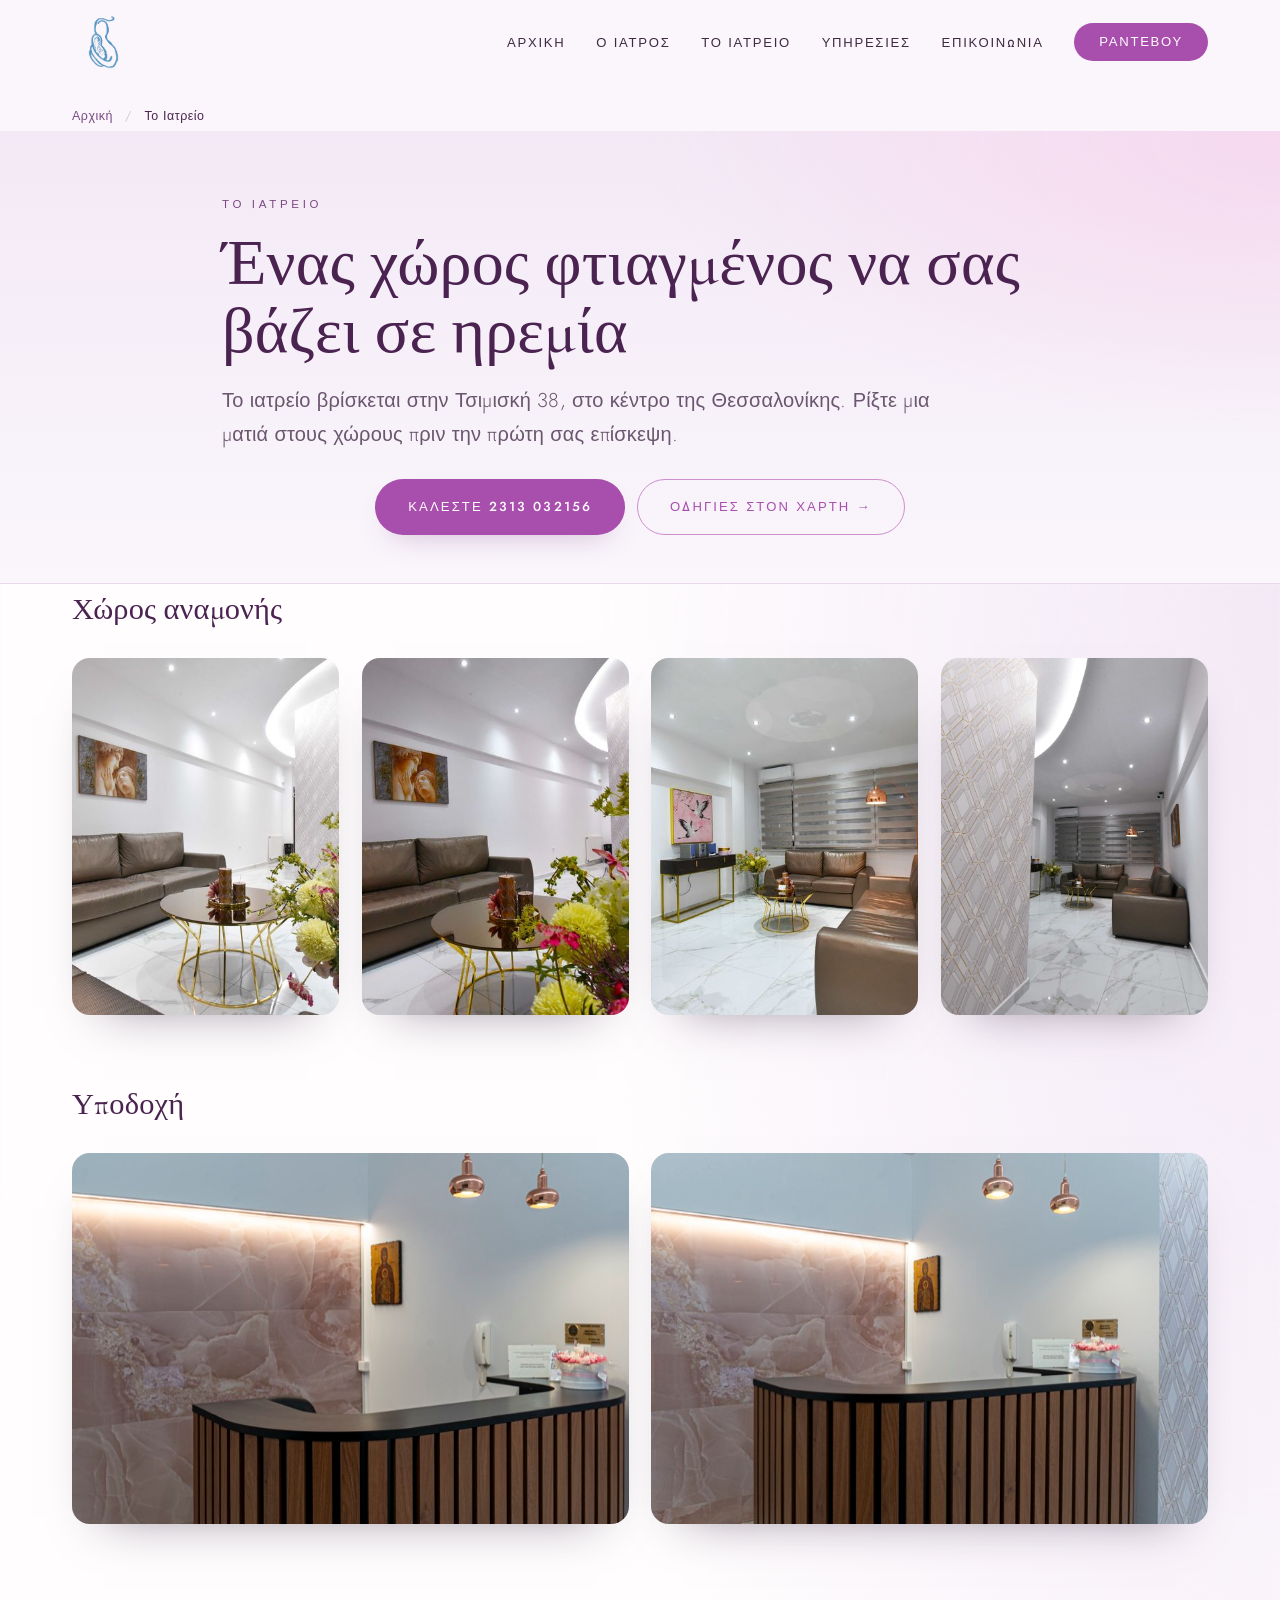
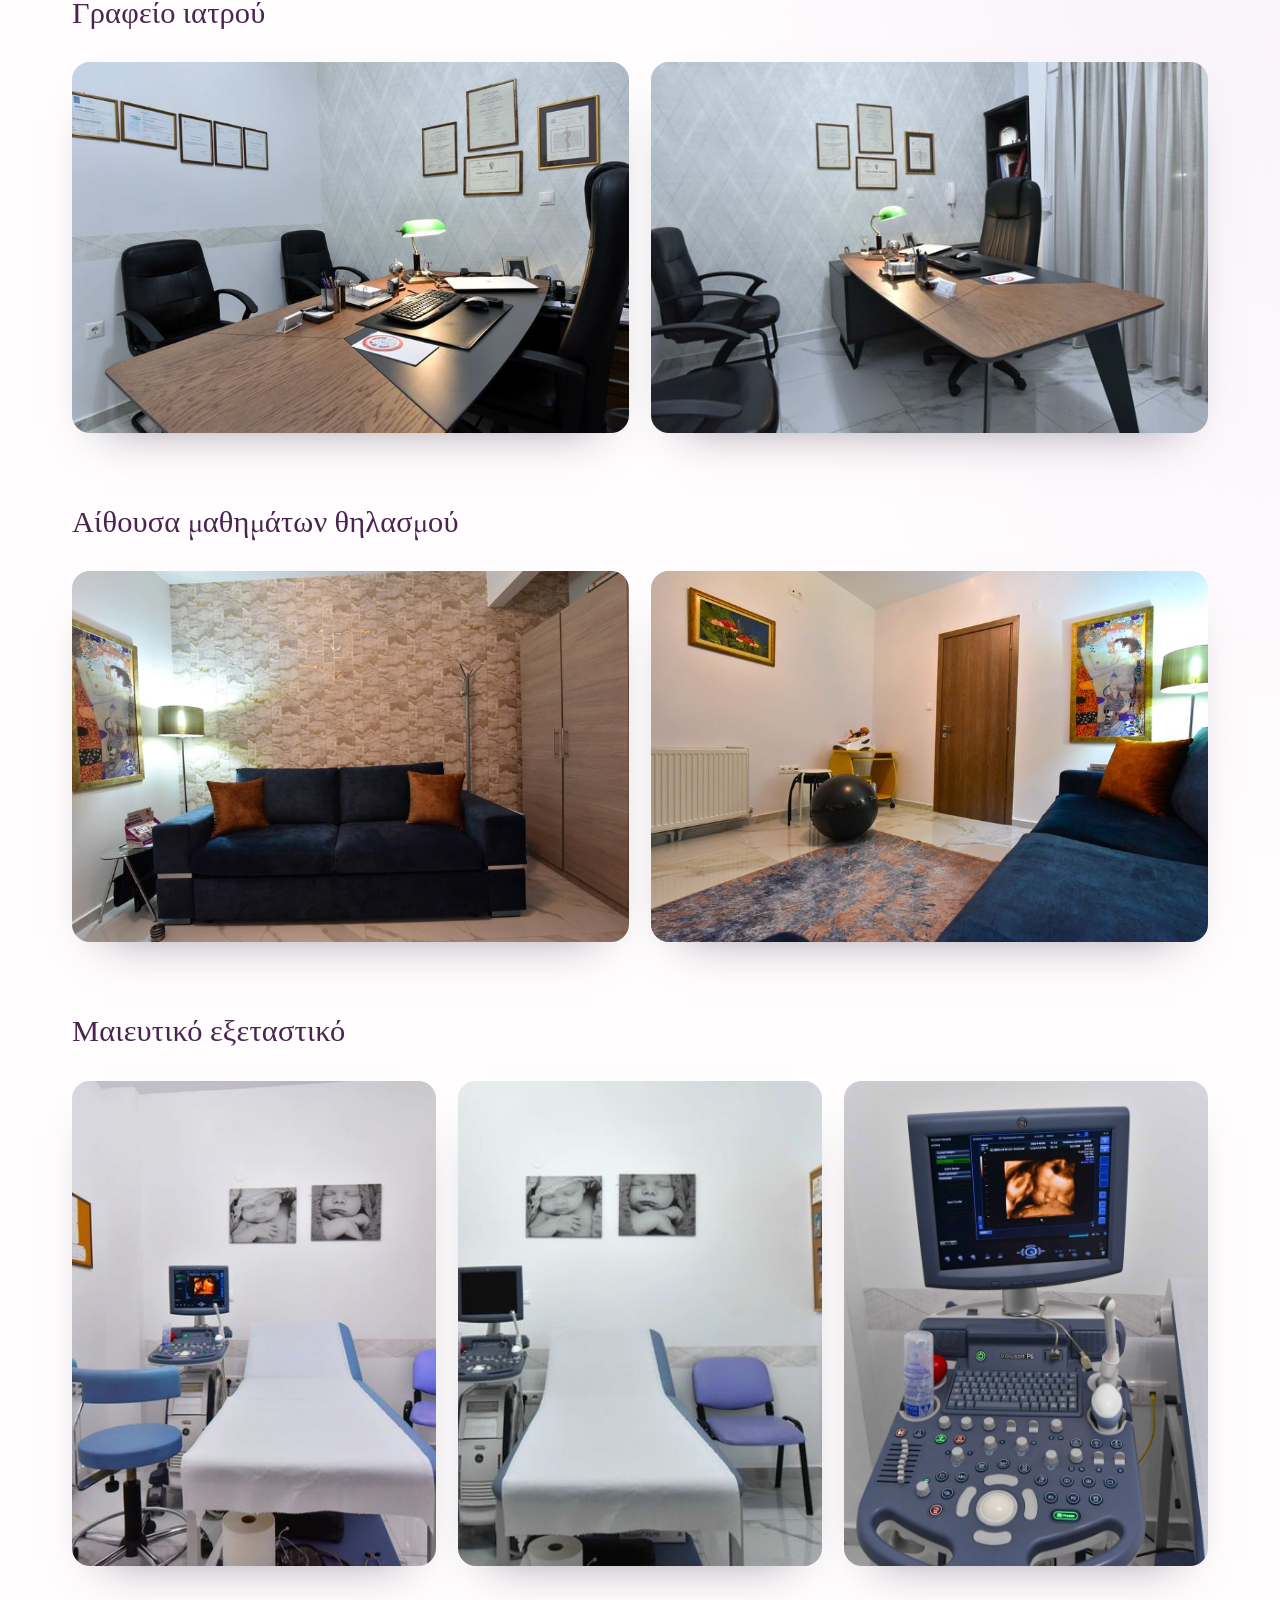
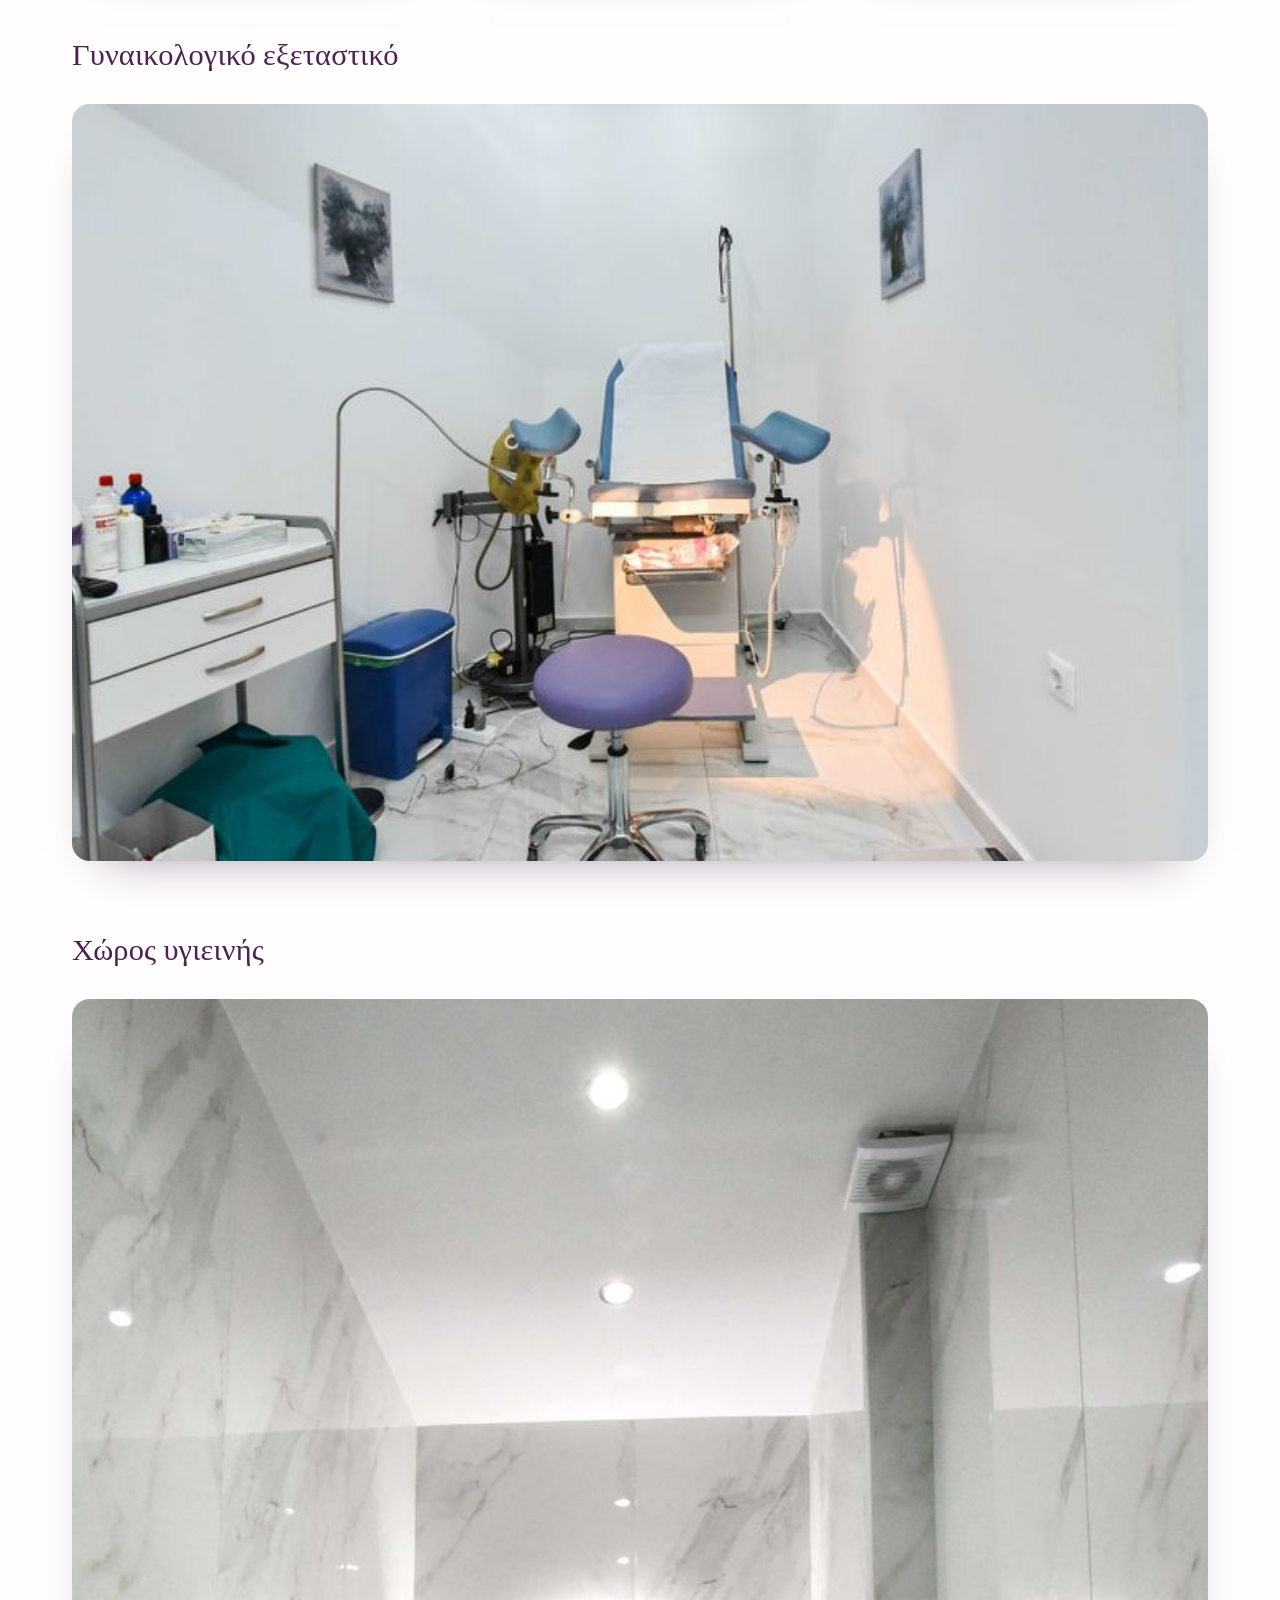
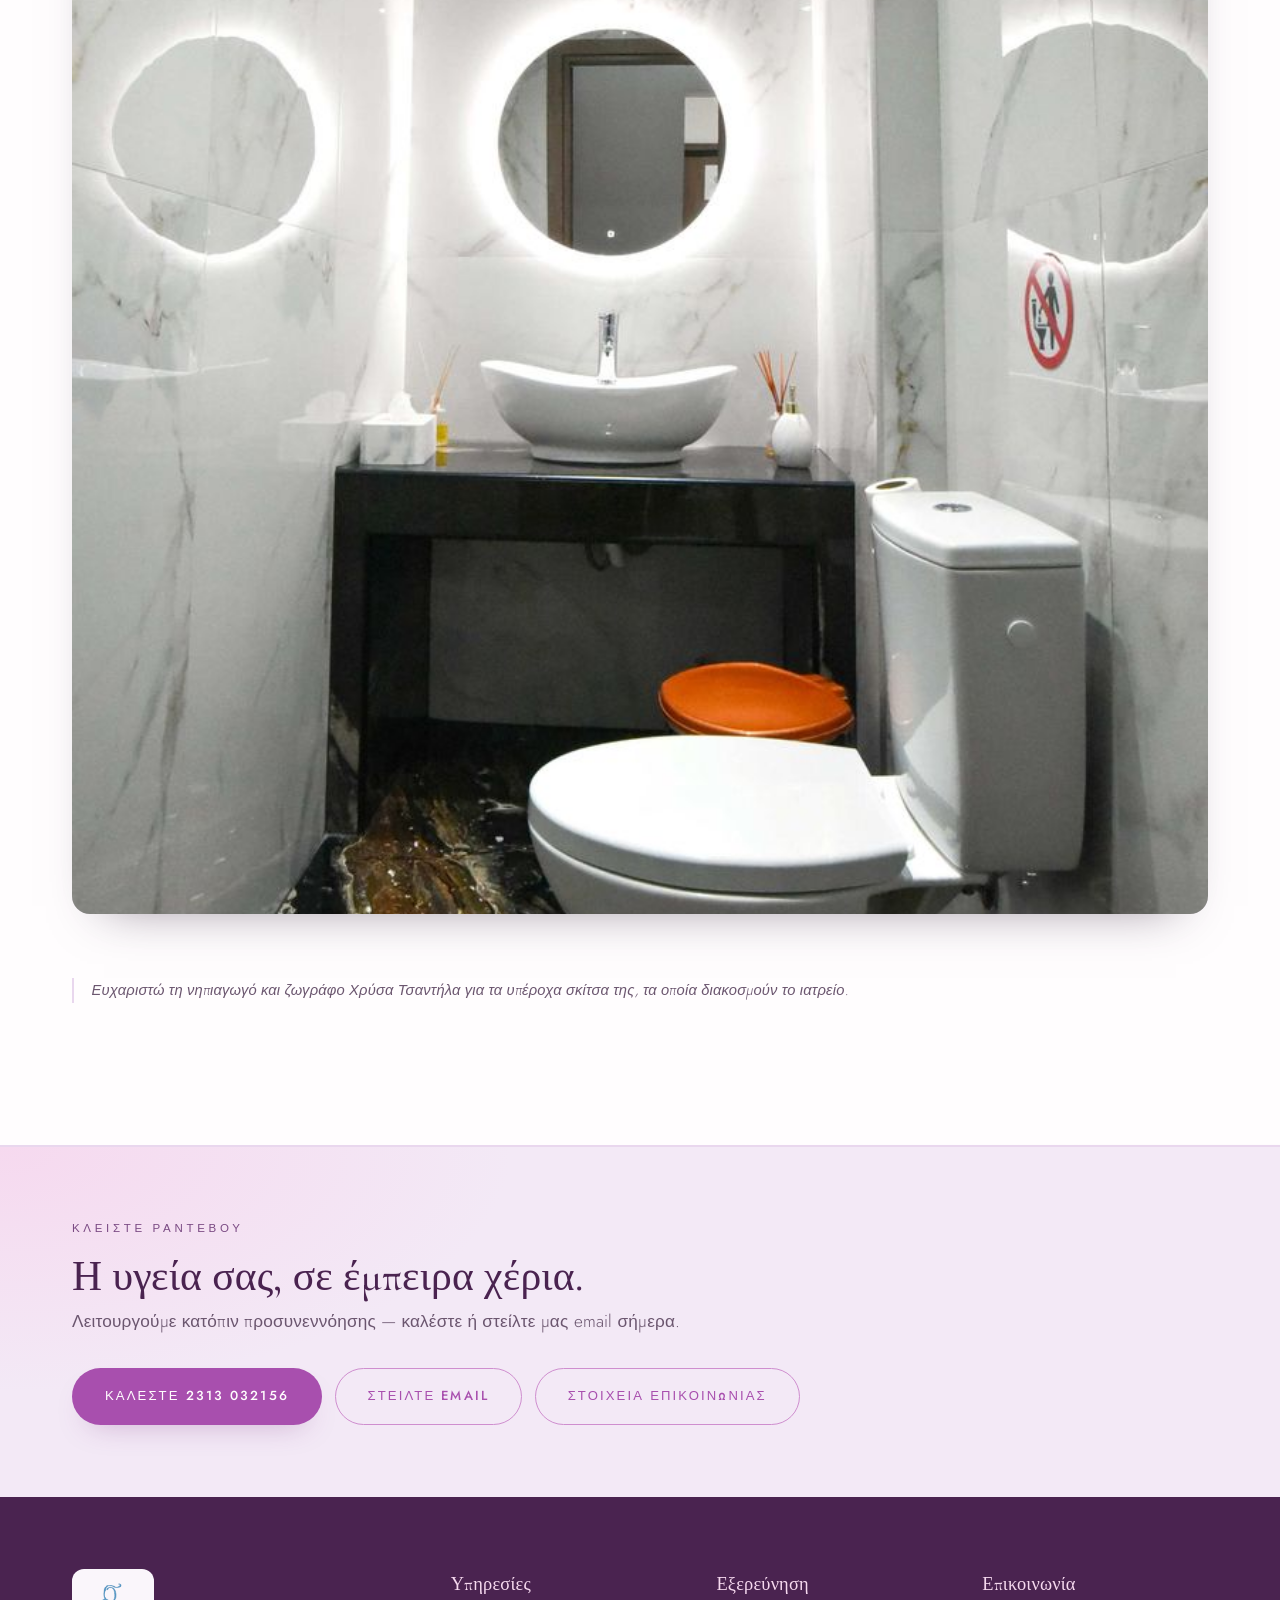
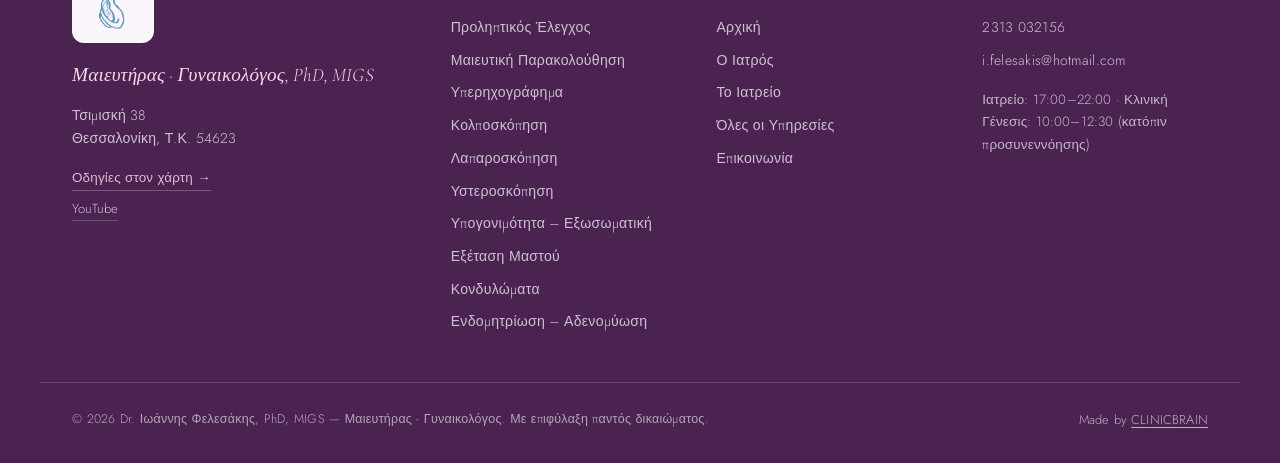
<file: to-iatreio.html>
<!DOCTYPE html>
<html lang="el">
<head>
  <meta charset="UTF-8" />
  <meta name="viewport" content="width=device-width, initial-scale=1.0" />
  <title>Το Ιατρείο | Φωτογραφίες &ndash; Ιωάννης Φελεσάκης, Θεσσαλονίκη</title>
  <meta name="description" content="Δείτε τον χώρο του ιατρείου στην Τσιμισκή 38, Θεσσαλονίκη — χώρος αναμονής, υποδοχή, γραφείο, εξεταστικά και αίθουσα μαθημάτων θηλασμού." />
  <meta name="keywords" content="ιατρείο γυναικολόγου Θεσσαλονίκη, Τσιμισκή 38, φωτογραφίες ιατρείου, Ιωάννης Φελεσάκης" />
  <meta name="author" content="Dr. Ιωάννης Φελεσάκης" />
  <meta name="robots" content="index, follow, max-image-preview:large" />
  <meta name="theme-color" content="#f5edf7" />
  <link rel="canonical" href="https://felesakis.gr/to-iatreio.html" />

  <meta property="og:site_name" content="Ιωάννης Φελεσάκης" />
  <meta property="og:locale" content="el_GR" />
  <meta property="og:type" content="website" />
  <meta property="og:title" content="Το Ιατρείο | Φωτογραφίες &ndash; Ιωάννης Φελεσάκης, Θεσσαλονίκη" />
  <meta property="og:description" content="Δείτε τον χώρο του ιατρείου στην Τσιμισκή 38, Θεσσαλονίκη — χώρος αναμονής, υποδοχή, γραφείο, εξεταστικά και αίθουσα μαθημάτων θηλασμού." />
  <meta property="og:url" content="https://felesakis.gr/to-iatreio.html" />
  <meta property="og:image" content="https://felesakis.gr/assets/iatreio/anamoni-01.jpg" />
  <meta name="twitter:card" content="summary_large_image" />
  <meta name="twitter:title" content="Το Ιατρείο | Φωτογραφίες &ndash; Ιωάννης Φελεσάκης, Θεσσαλονίκη" />
  <meta name="twitter:description" content="Δείτε τον χώρο του ιατρείου στην Τσιμισκή 38, Θεσσαλονίκη — χώρος αναμονής, υποδοχή, γραφείο, εξεταστικά και αίθουσα μαθημάτων θηλασμού." />
  <meta name="twitter:image" content="https://felesakis.gr/assets/iatreio/anamoni-01.jpg" />

  <link rel="icon" type="image/png" href="assets/favicon-32.png" />
  <link rel="apple-touch-icon" href="assets/apple-touch-icon.png" />
  <link rel="preconnect" href="https://fonts.googleapis.com" />
  <link rel="preconnect" href="https://fonts.gstatic.com" crossorigin />
  <link href="https://fonts.googleapis.com/css2?family=Cormorant+Garamond:ital,wght@0,400;0,500;0,600;1,400;1,500&family=Jost:wght@300;400;500;600&display=swap" rel="stylesheet" />
  <link rel="stylesheet" href="styles.css" />
  <script type="application/ld+json">{"@context": "https://schema.org", "@type": ["Physician", "MedicalBusiness", "LocalBusiness"], "@id": "https://felesakis.gr/#clinic", "name": "Ιωάννης Φελεσάκης", "alternateName": "Dr. Ιωάννης Φελεσάκης, PhD, MIGS — Γυναικολόγος", "url": "https://felesakis.gr/", "telephone": "+302313032156", "email": "i.felesakis@hotmail.com", "image": "https://felesakis.gr/assets/og-image.jpg", "logo": "https://felesakis.gr/assets/logo-mark.png", "priceRange": "€€", "currenciesAccepted": "EUR", "medicalSpecialty": "Gynecologic", "hasMap": "https://www.google.com/maps/dir/?api=1&destination=%CE%A4%CF%83%CE%B9%CE%BC%CE%B9%CF%83%CE%BA%CE%AE+38%2C+%CE%98%CE%B5%CF%83%CF%83%CE%B1%CE%BB%CE%BF%CE%BD%CE%AF%CE%BA%CE%B7+546+23", "geo": {"@type": "GeoCoordinates", "latitude": 40.632834, "longitude": 22.942239}, "address": {"@type": "PostalAddress", "streetAddress": "Τσιμισκή 38", "addressLocality": "Θεσσαλονίκη", "postalCode": "54623", "addressCountry": "GR"}, "openingHoursSpecification": [{"@type": "OpeningHoursSpecification", "dayOfWeek": ["Monday", "Tuesday", "Wednesday", "Thursday", "Friday"], "opens": "17:00", "closes": "22:00"}], "sameAs": ["https://www.youtube.com/channel/UCQ5oIycoXh8OLL2Y0oL8ktg"]}</script>
  <script type="application/ld+json">{"@context": "https://schema.org", "@type": "BreadcrumbList", "itemListElement": [{"@type": "ListItem", "position": 1, "name": "Αρχική", "item": "https://felesakis.gr/index.html"}, {"@type": "ListItem", "position": 2, "name": "Το Ιατρείο", "item": "https://felesakis.gr/to-iatreio.html"}]}</script>
</head>
<body>
  <a class="skip-link" href="#main">Μετάβαση στο περιεχόμενο</a>
  <header class="site-header" id="top">
    <nav class="nav container" aria-label="Κύρια πλοήγηση">
      <a href="index.html" class="brand" aria-label="Ιωάννης Φελεσάκης — Αρχική">
        <img src="assets/logo-mark.png" alt="Ιωάννης Φελεσάκης" class="brand-logo" width="700" height="700" />
      </a>
      <button class="nav-toggle" aria-label="Άνοιγμα μενού" aria-expanded="false"><span></span><span></span><span></span></button>
      <ul class="nav-links">
        <li><a href="index.html">Αρχική</a></li>
        <li><a href="i-giatros.html">Ο Ιατρός</a></li>
        <li><a href="to-iatreio.html" aria-current="page">Το Ιατρείο</a></li>
        <li class="has-sub">
          <a href="ypiresies/index.html">Υπηρεσίες</a>
          <ul class="sub">
            <li><a href="ypiresies/proliptikos-elegxos.html">Προληπτικός Έλεγχος</a></li>
            <li><a href="ypiresies/maieutiki-parakolouthisi.html">Μαιευτική Παρακολούθηση</a></li>
            <li><a href="ypiresies/yperixografima-ydroyperixografia.html">Υπερηχογράφημα</a></li>
            <li><a href="ypiresies/kolposkopisi.html">Κολποσκόπηση</a></li>
            <li><a href="ypiresies/laparoskopisi.html">Λαπαροσκόπηση</a></li>
            <li><a href="ypiresies/ysteroskopisi.html">Υστεροσκόπηση</a></li>
            <li><a href="ypiresies/ypogonimotita-exosomatiki.html">Υπογονιμότητα &ndash; Εξωσωματική</a></li>
            <li><a href="ypiresies/exetasi-mastou.html">Εξέταση Μαστού</a></li>
            <li><a href="ypiresies/kondylomata.html">Κονδυλώματα</a></li>
            <li><a href="ypiresies/endomitriosi-adenomyosi.html">Ενδομητρίωση &ndash; Αδενομύωση</a></li>
          </ul>
        </li>
        <li><a href="epikoinonia.html">Επικοινωνία</a></li>
        <li><a href="epikoinonia.html" class="btn btn-nav">Ραντεβού</a></li>
      </ul>
    </nav>
  </header>
  <nav class="crumbs container" aria-label="Breadcrumb"><a href="index.html">Αρχική</a> <span class="sep">/</span> <span aria-current="page">Το Ιατρείο</span></nav>
  <main id="main">
    <section class="page-hero">
      <div class="container">
        <p class="eyebrow reveal">Το Ιατρείο</p>
        <h1 class="page-title reveal">Ένας χώρος φτιαγμένος να σας βάζει σε ηρεμία</h1>
        <p class="page-lead reveal">Το ιατρείο βρίσκεται στην Τσιμισκή 38, στο κέντρο της Θεσσαλονίκης. Ρίξτε μια ματιά στους χώρους πριν την πρώτη σας επίσκεψη.</p>
        <div class="hero-actions reveal">
          <a href="tel:+302313032156" class="btn btn-primary">Καλέστε 2313 032156</a>
          <a href="https://www.google.com/maps/dir/?api=1&amp;destination=%CE%A4%CF%83%CE%B9%CE%BC%CE%B9%CF%83%CE%BA%CE%AE+38%2C+%CE%98%CE%B5%CF%83%CF%83%CE%B1%CE%BB%CE%BF%CE%BD%CE%AF%CE%BA%CE%B7+546+23" target="_blank" rel="noopener noreferrer" class="btn btn-ghost">Οδηγίες στον χάρτη &rarr;</a>
        </div>
      </div>
    </section>

    <section class="services" style="padding-top:0;">
      <div class="container">
        <div class="gallery-group">
          <h2 class="reveal">Χώρος αναμονής</h2>
          <div class="gallery-grid">
            <a class="shot reveal" href="assets/iatreio/anamoni-01.jpg" data-caption="Χώρος αναμονής">
              <img src="assets/iatreio/anamoni-01-thumb.jpg" alt="Χώρος αναμονής του ιατρείου με καθιστικό" loading="lazy" decoding="async" />
            </a>
            <a class="shot reveal" href="assets/iatreio/anamoni-02.jpg" data-caption="Χώρος αναμονής">
              <img src="assets/iatreio/anamoni-02-thumb.jpg" alt="Καθιστικό χώρου αναμονής" loading="lazy" decoding="async" />
            </a>
            <a class="shot reveal" href="assets/iatreio/anamoni-03.jpg" data-caption="Χώρος αναμονής">
              <img src="assets/iatreio/anamoni-03-thumb.jpg" alt="Ο χώρος αναμονής από την είσοδο" loading="lazy" decoding="async" />
            </a>
            <a class="shot reveal shot--tall" href="assets/iatreio/eisodos-01.jpg" data-caption="Χώρος αναμονής">
              <img src="assets/iatreio/eisodos-01-thumb.jpg" alt="Είσοδος και διάδρομος προς τον χώρο αναμονής" loading="lazy" decoding="async" />
            </a>
          </div>
        </div>

        <div class="gallery-group">
          <h2 class="reveal">Υποδοχή</h2>
          <div class="gallery-grid">
            <a class="shot reveal" href="assets/iatreio/ypodoxi-03.jpg" data-caption="Υποδοχή">
              <img src="assets/iatreio/ypodoxi-03-thumb.jpg" alt="Η υποδοχή του ιατρείου με το γραφείο της γραμματείας" loading="lazy" decoding="async" />
            </a>
            <a class="shot reveal" href="assets/iatreio/ypodoxi-04.jpg" data-caption="Υποδοχή">
              <img src="assets/iatreio/ypodoxi-04-thumb.jpg" alt="Το γραφείο υποδοχής του ιατρείου" loading="lazy" decoding="async" />
            </a>
          </div>
        </div>

        <div class="gallery-group">
          <h2 class="reveal">Γραφείο ιατρού</h2>
          <div class="gallery-grid">
            <a class="shot reveal" href="assets/iatreio/grafeio-01.jpg" data-caption="Γραφείο ιατρού">
              <img src="assets/iatreio/grafeio-01-thumb.jpg" alt="Το γραφείο του ιατρού" loading="lazy" decoding="async" />
            </a>
            <a class="shot reveal" href="assets/iatreio/grafeio-02.jpg" data-caption="Γραφείο ιατρού">
              <img src="assets/iatreio/grafeio-02-thumb.jpg" alt="Το γραφείο του ιατρού με τους τίτλους σπουδών" loading="lazy" decoding="async" />
            </a>
          </div>
        </div>

        <div class="gallery-group">
          <h2 class="reveal">Αίθουσα μαθημάτων θηλασμού</h2>
          <div class="gallery-grid">
            <a class="shot reveal" href="assets/iatreio/thilasmos-01.jpg" data-caption="Αίθουσα μαθημάτων θηλασμού">
              <img src="assets/iatreio/thilasmos-01-thumb.jpg" alt="Η αίθουσα μαθημάτων θηλασμού" loading="lazy" decoding="async" />
            </a>
            <a class="shot reveal" href="assets/iatreio/thilasmos-02.jpg" data-caption="Αίθουσα μαθημάτων θηλασμού">
              <img src="assets/iatreio/thilasmos-02-thumb.jpg" alt="Η αίθουσα μαθημάτων θηλασμού με μπάλα γυμναστικής" loading="lazy" decoding="async" />
            </a>
          </div>
        </div>

        <div class="gallery-group">
          <h2 class="reveal">Μαιευτικό εξεταστικό</h2>
          <div class="gallery-grid">
            <a class="shot reveal" href="assets/iatreio/maieutiko-01.jpg" data-caption="Μαιευτικό εξεταστικό">
              <img src="assets/iatreio/maieutiko-01-thumb.jpg" alt="Το μαιευτικό εξεταστικό δωμάτιο" loading="lazy" decoding="async" />
            </a>
            <a class="shot reveal" href="assets/iatreio/maieutiko-02.jpg" data-caption="Μαιευτικό εξεταστικό">
              <img src="assets/iatreio/maieutiko-02-thumb.jpg" alt="Ο υπερηχοτομογράφος στο μαιευτικό εξεταστικό" loading="lazy" decoding="async" />
            </a>
            <a class="shot reveal shot--tall" href="assets/iatreio/yperixos-01.jpg" data-caption="Μαιευτικό εξεταστικό">
              <img src="assets/iatreio/yperixos-01-thumb.jpg" alt="Υπερηχοτομογράφος με εικόνα εμβρύου 4D" loading="lazy" decoding="async" />
            </a>
          </div>
        </div>

        <div class="gallery-group">
          <h2 class="reveal">Γυναικολογικό εξεταστικό</h2>
          <div class="gallery-grid">
            <a class="shot reveal" href="assets/iatreio/gynaikologiko-01.jpg" data-caption="Γυναικολογικό εξεταστικό">
              <img src="assets/iatreio/gynaikologiko-01-thumb.jpg" alt="Το γυναικολογικό εξεταστικό δωμάτιο" loading="lazy" decoding="async" />
            </a>
          </div>
        </div>

        <div class="gallery-group">
          <h2 class="reveal">Χώρος υγιεινής</h2>
          <div class="gallery-grid">
            <a class="shot reveal shot--tall" href="assets/iatreio/wc-01.jpg" data-caption="Χώρος υγιεινής">
              <img src="assets/iatreio/wc-01-thumb.jpg" alt="Ο χώρος υγιεινής του ιατρείου" loading="lazy" decoding="async" />
            </a>
          </div>
        </div>
        <p class="gallery-note reveal">Ευχαριστώ τη νηπιαγωγό και ζωγράφο Χρύσα Τσαντήλα για τα υπέροχα σκίτσα της, τα οποία διακοσμούν το ιατρείο.</p>
      </div>
    </section>
  </main>
  <section class="cta-band">
    <div class="container cta-inner">
      <div>
        <p class="eyebrow">Κλείστε ραντεβού</p>
        <h2 class="cta-title">Η υγεία σας, σε έμπειρα χέρια.</h2>
        <p class="cta-sub">Λειτουργούμε κατόπιν προσυνεννόησης — καλέστε ή στείλτε μας email σήμερα.</p>
      </div>
      <div class="cta-actions">
        <a href="tel:+302313032156" class="btn btn-primary">Καλέστε 2313 032156</a>
        <a href="mailto:i.felesakis@hotmail.com" class="btn btn-ghost">Στείλτε Email</a>
        <a href="epikoinonia.html" class="btn btn-ghost">Στοιχεία Επικοινωνίας</a>
      </div>
    </div>
  </section>
  <footer class="site-footer">
    <div class="container footer-inner">
      <div class="footer-brand">
        <img src="assets/logo-mark.png" alt="Ιωάννης Φελεσάκης" class="footer-logo" width="700" height="700" />
        <p class="footer-tag">Μαιευτήρας &middot; Γυναικολόγος, PhD, MIGS</p>
        <p class="footer-addr">
          Τσιμισκή 38<br />
          Θεσσαλονίκη, Τ.Κ. 54623
        </p>
        <a class="footer-map" href="https://www.google.com/maps/dir/?api=1&amp;destination=%CE%A4%CF%83%CE%B9%CE%BC%CE%B9%CF%83%CE%BA%CE%AE+38%2C+%CE%98%CE%B5%CF%83%CF%83%CE%B1%CE%BB%CE%BF%CE%BD%CE%AF%CE%BA%CE%B7+546+23" target="_blank" rel="noopener noreferrer">Οδηγίες στον χάρτη &rarr;</a>
        <div class="footer-social">
          <a href="https://www.youtube.com/channel/UCQ5oIycoXh8OLL2Y0oL8ktg" target="_blank" rel="noopener noreferrer" aria-label="YouTube">YouTube</a>
        </div>
      </div>

      <div class="footer-col">
        <h3>Υπηρεσίες</h3>
        <nav aria-label="Υπηρεσίες" class="footer-links">
          <a href="ypiresies/proliptikos-elegxos.html">Προληπτικός Έλεγχος</a>
          <a href="ypiresies/maieutiki-parakolouthisi.html">Μαιευτική Παρακολούθηση</a>
          <a href="ypiresies/yperixografima-ydroyperixografia.html">Υπερηχογράφημα</a>
          <a href="ypiresies/kolposkopisi.html">Κολποσκόπηση</a>
          <a href="ypiresies/laparoskopisi.html">Λαπαροσκόπηση</a>
          <a href="ypiresies/ysteroskopisi.html">Υστεροσκόπηση</a>
          <a href="ypiresies/ypogonimotita-exosomatiki.html">Υπογονιμότητα &ndash; Εξωσωματική</a>
          <a href="ypiresies/exetasi-mastou.html">Εξέταση Μαστού</a>
          <a href="ypiresies/kondylomata.html">Κονδυλώματα</a>
          <a href="ypiresies/endomitriosi-adenomyosi.html">Ενδομητρίωση &ndash; Αδενομύωση</a>
        </nav>
      </div>

      <div class="footer-col">
        <h3>Εξερεύνηση</h3>
        <nav aria-label="Πλοήγηση" class="footer-links">
          <a href="index.html">Αρχική</a>
          <a href="i-giatros.html">Ο Ιατρός</a>
          <a href="to-iatreio.html">Το Ιατρείο</a>
          <a href="ypiresies/index.html">Όλες οι Υπηρεσίες</a>
          <a href="epikoinonia.html">Επικοινωνία</a>
        </nav>
      </div>

      <div class="footer-col">
        <h3>Επικοινωνία</h3>
        <nav aria-label="Επικοινωνία" class="footer-links">
          <a href="tel:+302313032156">2313 032156</a>
          <a href="mailto:i.felesakis@hotmail.com">i.felesakis@hotmail.com</a>
        </nav>
        <p class="footer-hours">Ιατρείο: 17:00–22:00 &middot; Κλινική Γένεσις: 10:00–12:30 (κατόπιν προσυνεννόησης)</p>
      </div>
    </div>

    <div class="footer-bottom">
      <p class="footer-copy">© <span id="year">2026</span> Dr. Ιωάννης Φελεσάκης, PhD, MIGS — Μαιευτήρας - Γυναικολόγος. Με επιφύλαξη παντός δικαιώματος.</p>
      <p class="cb-credit">Made by <a href="https://clinicbrain.gr/?utm_source=client-site&amp;utm_medium=footer&amp;utm_campaign=made-by" target="_blank" rel="noopener noreferrer">CLINICBRAIN</a></p>
    </div>
  </footer>
  <script src="main.js" defer></script>
</body>
</html>
</file>
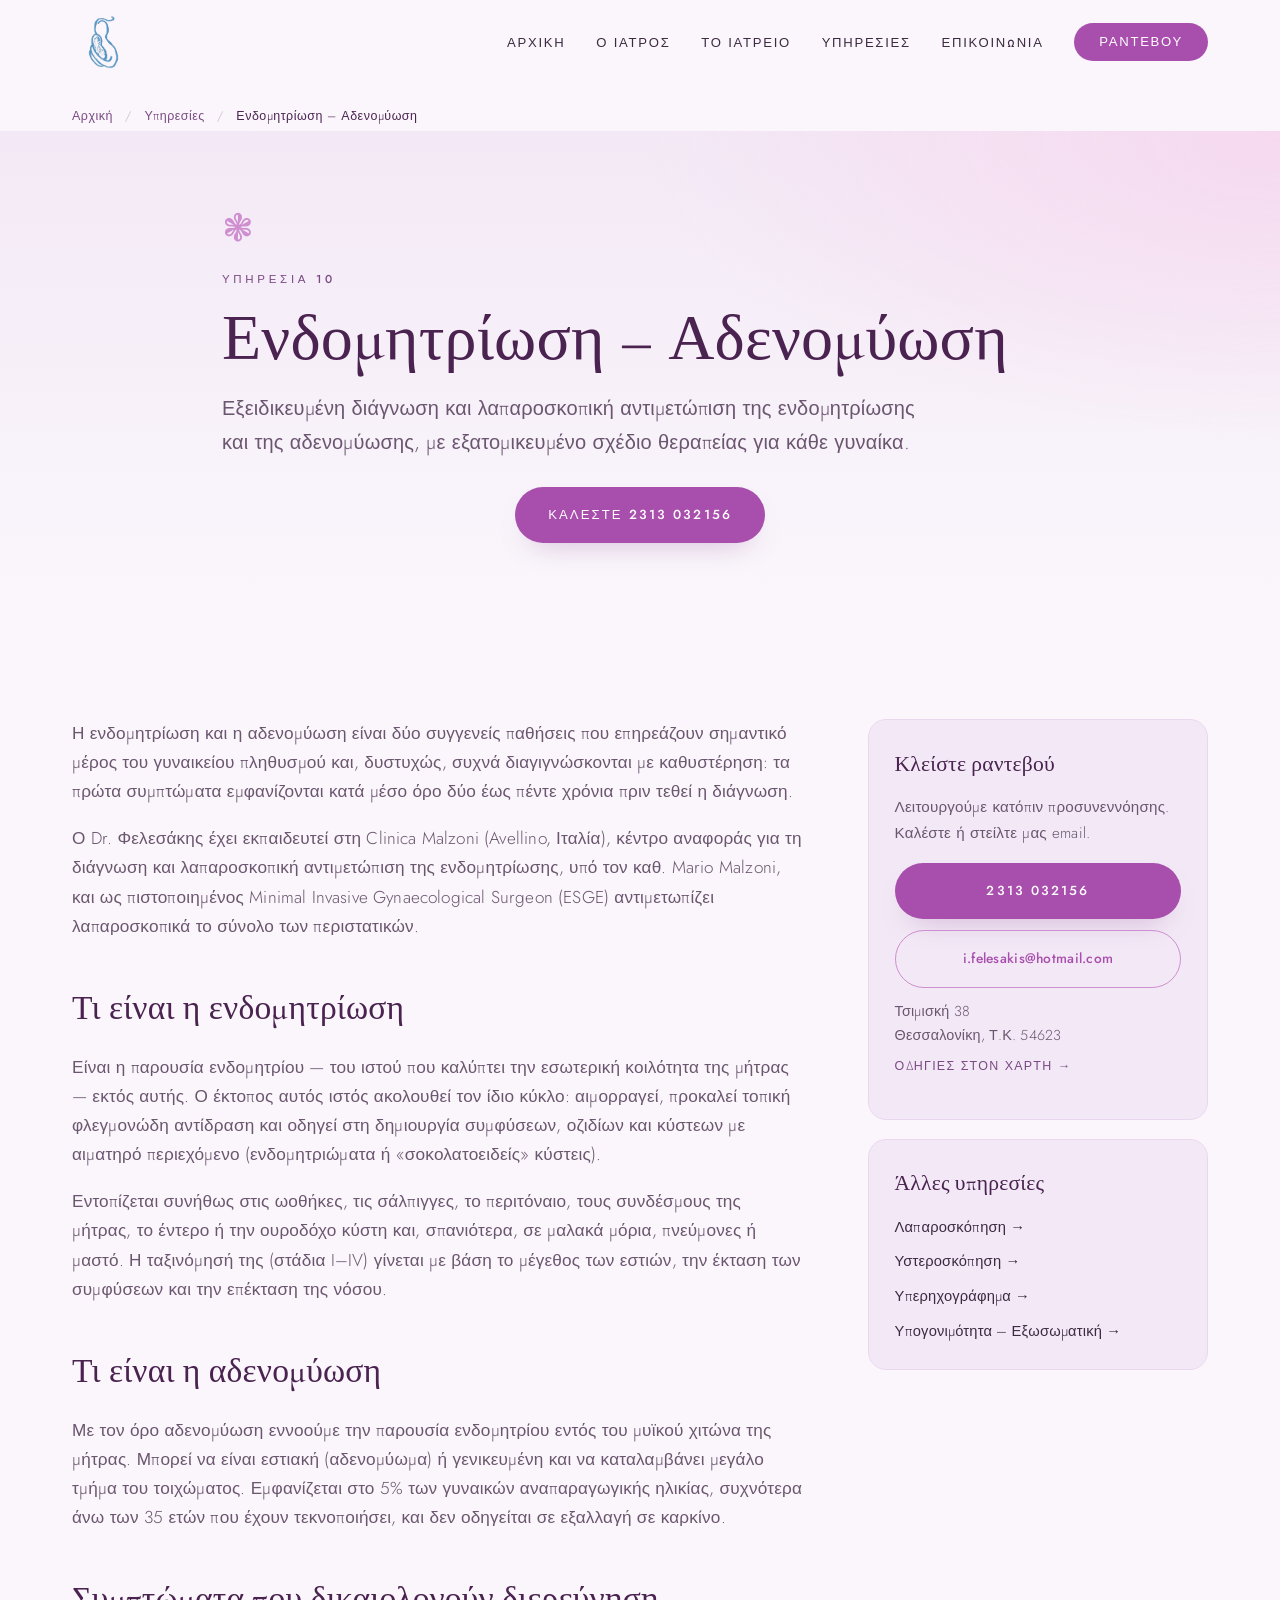
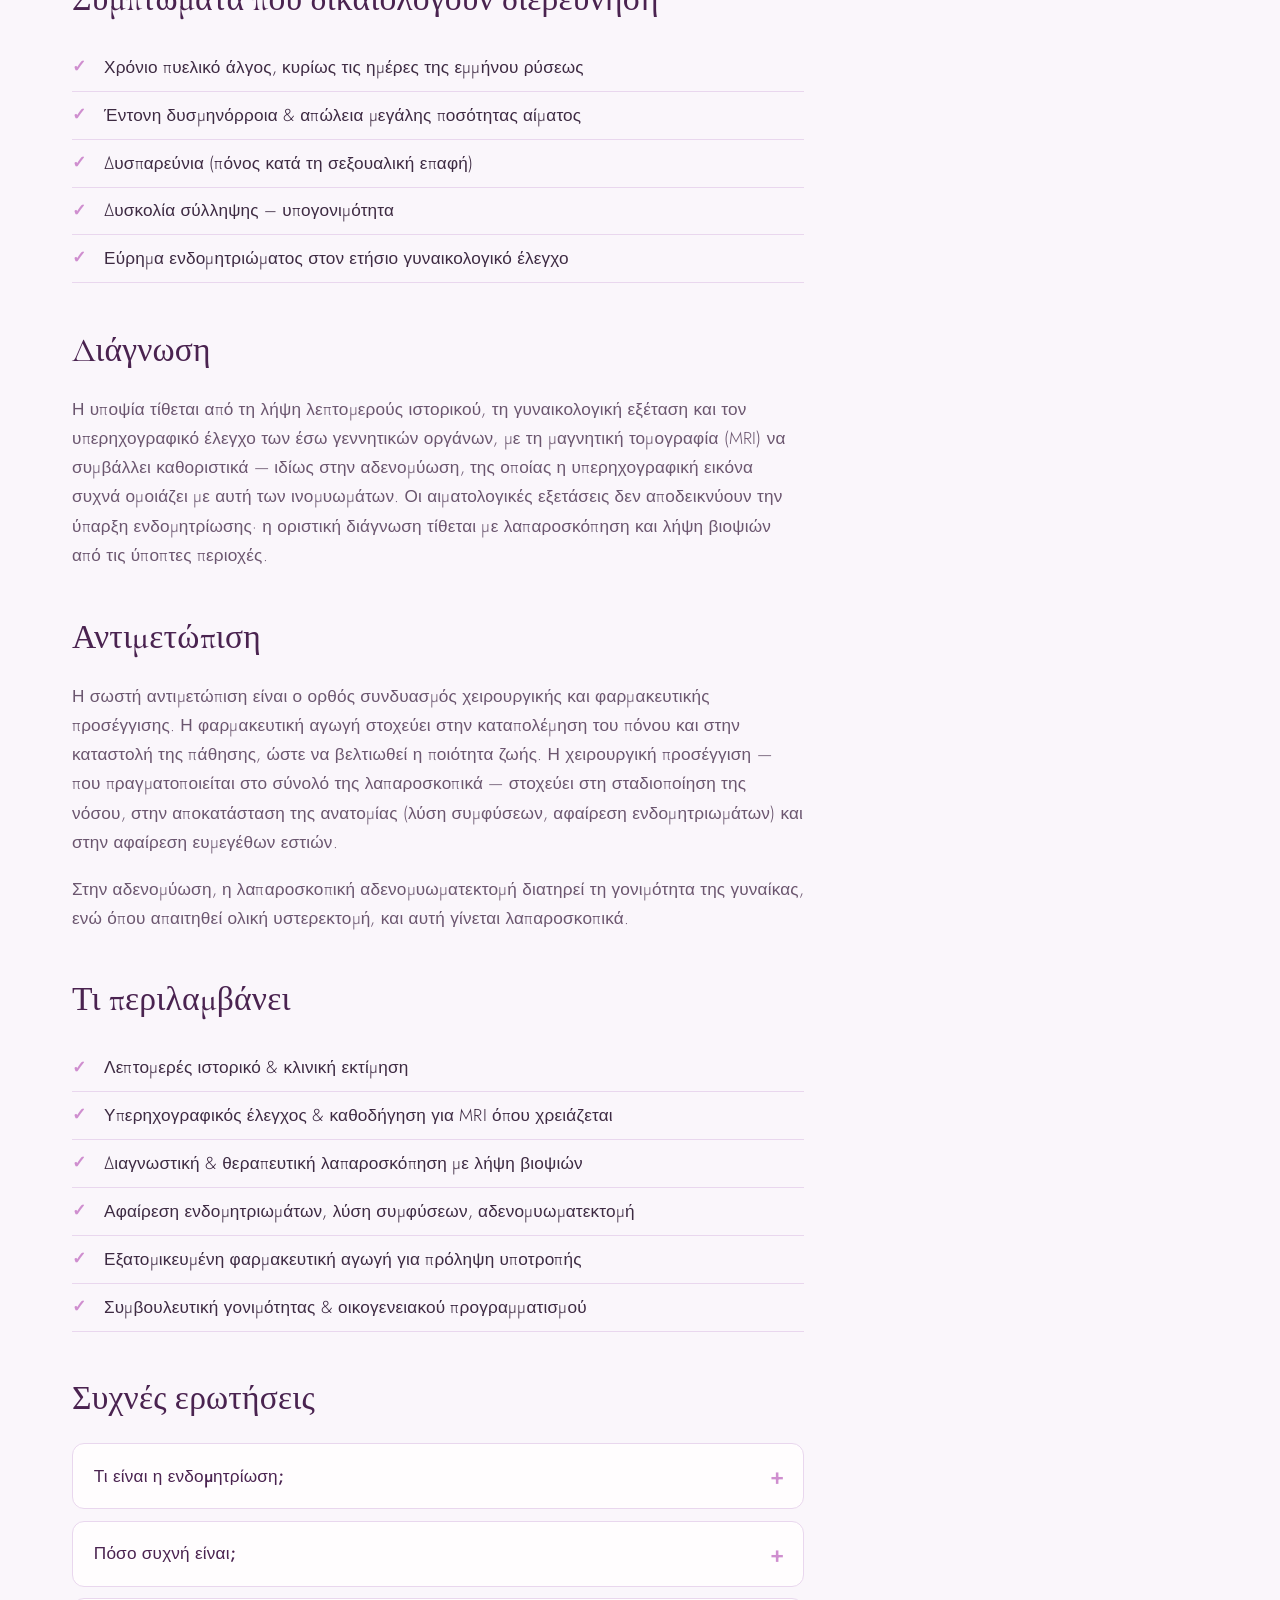
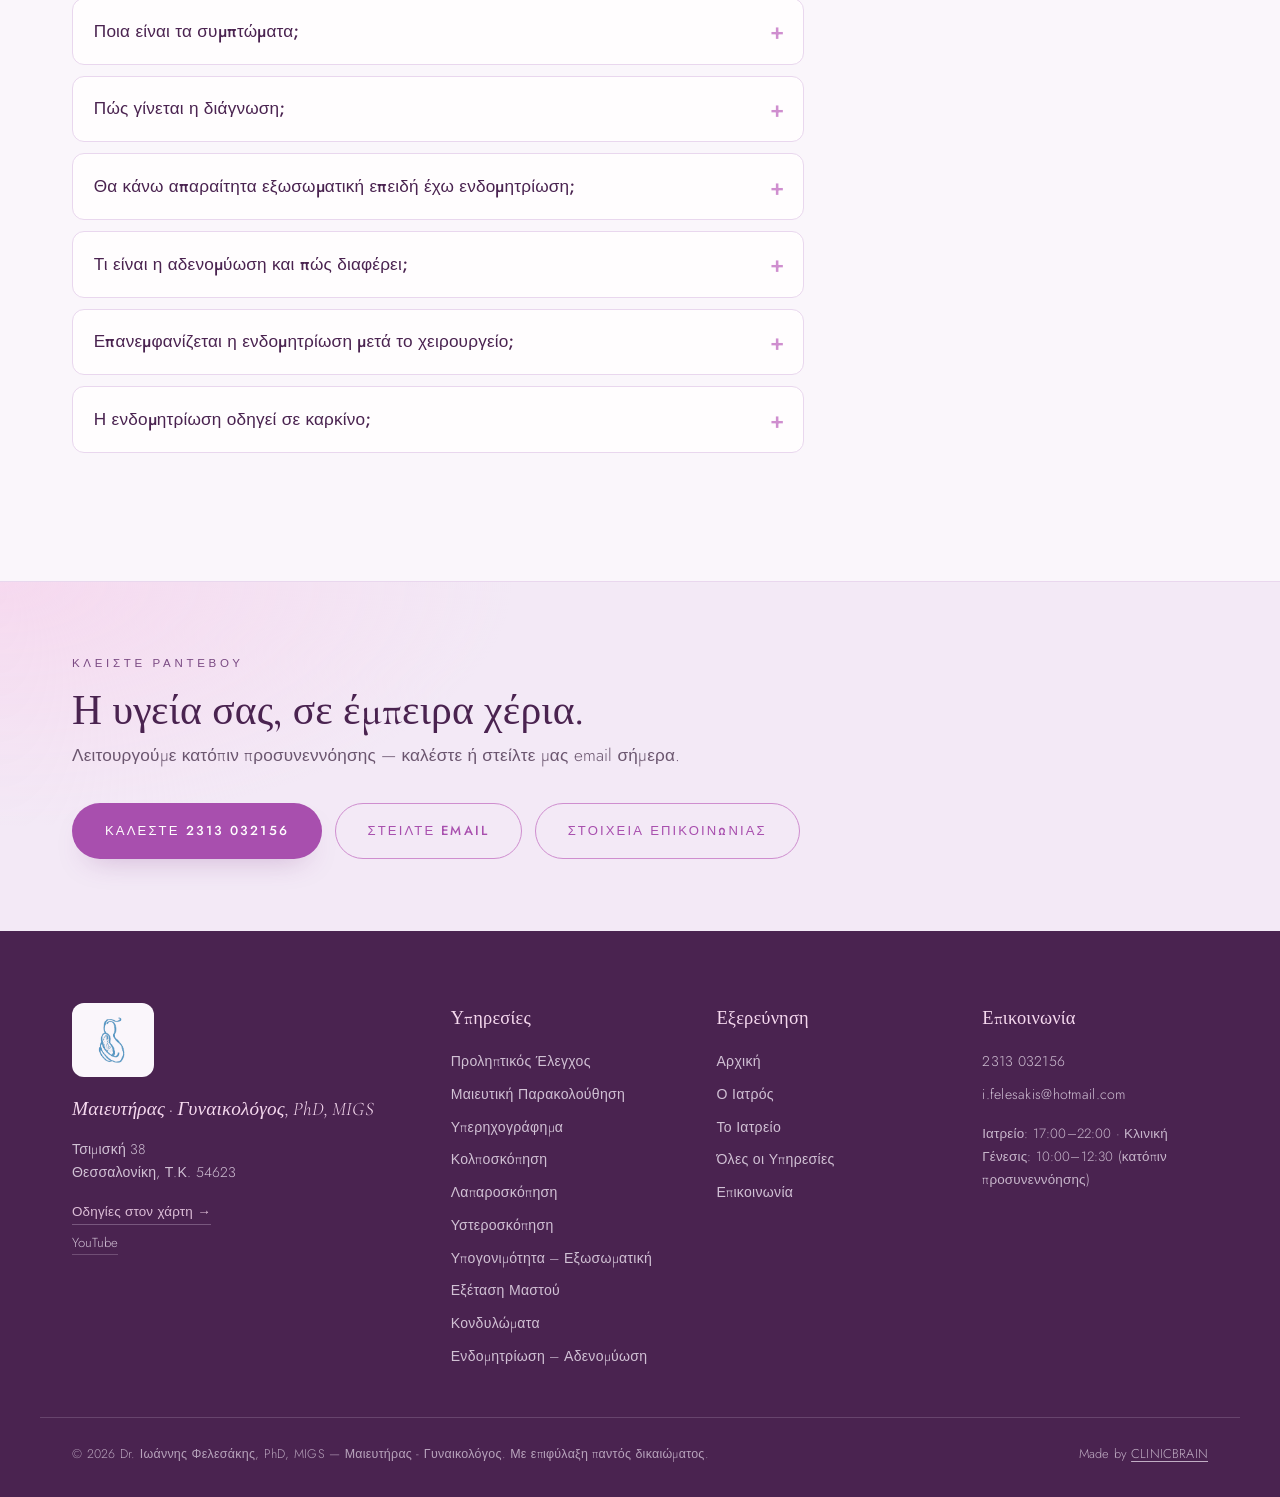
<file: ypiresies/endomitriosi-adenomyosi.html>
<!DOCTYPE html>
<html lang="el">
<head>
  <meta charset="UTF-8" />
  <meta name="viewport" content="width=device-width, initial-scale=1.0" />
  <title>Ενδομητρίωση &amp; Αδενομύωση Θεσσαλονίκη | Ιωάννης Φελεσάκης</title>
  <meta name="description" content="Διάγνωση και λαπαροσκοπική αντιμετώπιση ενδομητρίωσης &amp; αδενομύωσης στη Θεσσαλονίκη, από τον Dr. Ιωάννη Φελεσάκη, MIGS (ESGE) — εξατομικευμένο σχέδιο θεραπείας." />
  <meta name="keywords" content="ενδομητρίωση Θεσσαλονίκη, αδενομύωση Θεσσαλονίκη, λαπαροσκόπηση ενδομητρίωσης, ενδομητρίωμα, σοκολατοειδής κύστη, χρόνιο πυελικό άλγος" />
  <meta name="author" content="Dr. Ιωάννης Φελεσάκης" />
  <meta name="robots" content="index, follow, max-image-preview:large" />
  <meta name="theme-color" content="#f5edf7" />
  <link rel="canonical" href="https://felesakis.gr/ypiresies/endomitriosi-adenomyosi.html" />

  <meta property="og:site_name" content="Ιωάννης Φελεσάκης" />
  <meta property="og:locale" content="el_GR" />
  <meta property="og:type" content="article" />
  <meta property="og:title" content="Ενδομητρίωση &amp; Αδενομύωση Θεσσαλονίκη | Ιωάννης Φελεσάκης" />
  <meta property="og:description" content="Διάγνωση και λαπαροσκοπική αντιμετώπιση ενδομητρίωσης &amp; αδενομύωσης στη Θεσσαλονίκη, από τον Dr. Ιωάννη Φελεσάκη, MIGS (ESGE) — εξατομικευμένο σχέδιο θεραπείας." />
  <meta property="og:url" content="https://felesakis.gr/ypiresies/endomitriosi-adenomyosi.html" />
  <meta property="og:image" content="https://felesakis.gr/assets/og-image.jpg" />
  <meta name="twitter:card" content="summary_large_image" />
  <meta name="twitter:title" content="Ενδομητρίωση &amp; Αδενομύωση Θεσσαλονίκη | Ιωάννης Φελεσάκης" />
  <meta name="twitter:description" content="Διάγνωση και λαπαροσκοπική αντιμετώπιση ενδομητρίωσης &amp; αδενομύωσης στη Θεσσαλονίκη, από τον Dr. Ιωάννη Φελεσάκη, MIGS (ESGE) — εξατομικευμένο σχέδιο θεραπείας." />
  <meta name="twitter:image" content="https://felesakis.gr/assets/og-image.jpg" />

  <link rel="icon" type="image/png" href="../assets/favicon-32.png" />
  <link rel="apple-touch-icon" href="../assets/apple-touch-icon.png" />
  <link rel="preconnect" href="https://fonts.googleapis.com" />
  <link rel="preconnect" href="https://fonts.gstatic.com" crossorigin />
  <link href="https://fonts.googleapis.com/css2?family=Cormorant+Garamond:ital,wght@0,400;0,500;0,600;1,400;1,500&family=Jost:wght@300;400;500;600&display=swap" rel="stylesheet" />
  <link rel="stylesheet" href="../styles.css" />
  <script type="application/ld+json">{"@context": "https://schema.org", "@type": ["Physician", "MedicalBusiness", "LocalBusiness"], "@id": "https://felesakis.gr/#clinic", "name": "Ιωάννης Φελεσάκης", "alternateName": "Dr. Ιωάννης Φελεσάκης, PhD, MIGS — Γυναικολόγος", "url": "https://felesakis.gr/", "telephone": "+302313032156", "email": "i.felesakis@hotmail.com", "image": "https://felesakis.gr/assets/og-image.jpg", "logo": "https://felesakis.gr/assets/logo-mark.png", "priceRange": "€€", "currenciesAccepted": "EUR", "medicalSpecialty": "Gynecologic", "hasMap": "https://www.google.com/maps/dir/?api=1&destination=%CE%A4%CF%83%CE%B9%CE%BC%CE%B9%CF%83%CE%BA%CE%AE+38%2C+%CE%98%CE%B5%CF%83%CF%83%CE%B1%CE%BB%CE%BF%CE%BD%CE%AF%CE%BA%CE%B7+546+23", "geo": {"@type": "GeoCoordinates", "latitude": 40.632834, "longitude": 22.942239}, "address": {"@type": "PostalAddress", "streetAddress": "Τσιμισκή 38", "addressLocality": "Θεσσαλονίκη", "postalCode": "54623", "addressCountry": "GR"}, "openingHoursSpecification": [{"@type": "OpeningHoursSpecification", "dayOfWeek": ["Monday", "Tuesday", "Wednesday", "Thursday", "Friday"], "opens": "17:00", "closes": "22:00"}], "sameAs": ["https://www.youtube.com/channel/UCQ5oIycoXh8OLL2Y0oL8ktg"]}</script>
  <script type="application/ld+json">{"@context": "https://schema.org", "@type": "BreadcrumbList", "itemListElement": [{"@type": "ListItem", "position": 1, "name": "Αρχική", "item": "https://felesakis.gr/index.html"}, {"@type": "ListItem", "position": 2, "name": "Υπηρεσίες", "item": "https://felesakis.gr/ypiresies/index.html"}, {"@type": "ListItem", "position": 3, "name": "Ενδομητρίωση - Αδενομύωση", "item": "https://felesakis.gr/ypiresies/endomitriosi-adenomyosi.html"}]}</script>
  <script type="application/ld+json">{"@context": "https://schema.org", "@type": "MedicalCondition", "name": "Ενδομητρίωση", "alternateName": "Αδενομύωση", "url": "https://felesakis.gr/ypiresies/endomitriosi-adenomyosi.html"}</script>
  <script type="application/ld+json">{"@context": "https://schema.org", "@type": "MedicalProcedure", "name": "Αντιμετώπιση Ενδομητρίωσης - Αδενομύωσης", "description": "Διάγνωση και λαπαροσκοπική αντιμετώπιση ενδομητρίωσης & αδενομύωσης στη Θεσσαλονίκη, από τον Dr. Ιωάννη Φελεσάκη, MIGS (ESGE) — εξατομικευμένο σχέδιο θεραπείας.", "url": "https://felesakis.gr/ypiresies/endomitriosi-adenomyosi.html", "provider": {"@id": "https://felesakis.gr/#clinic"}}</script>
  <script type="application/ld+json">{"@context": "https://schema.org", "@type": "FAQPage", "mainEntity": [{"@type": "Question", "name": "Τι είναι η ενδομητρίωση;", "acceptedAnswer": {"@type": "Answer", "text": "Είναι η παρουσία ενδομητρίου εκτός της κοιλότητας της μήτρας. Ο ιστός αυτός αιμορραγεί με κάθε κύκλο, προκαλώντας φλεγμονή, συμφύσεις, οζίδια και κύστεις με αιματηρό περιεχόμενο (ενδομητριώματα ή σοκολατοειδείς κύστεις)."}}, {"@type": "Question", "name": "Πόσο συχνή είναι;", "acceptedAnswer": {"@type": "Answer", "text": "Αφορά το 10-15% των γυναικών ηλικίας 18-45 ετών. Παράλληλα, ενδομητρίωση εμφανίζει το 38% των γυναικών με υπογονιμότητα και σχεδόν το 80% των γυναικών με χρόνιο πυελικό άλγος."}}, {"@type": "Question", "name": "Ποια είναι τα συμπτώματα;", "acceptedAnswer": {"@type": "Answer", "text": "Συχνότερα είναι το χρόνιο πυελικό άλγος (κυρίως τις ημέρες της περιόδου), η αυξημένη απώλεια αίματος, η δυσπαρεύνια (πόνος κατά τη σεξουαλική επαφή) και η υπογονιμότητα. Ένα ποσοστό γυναικών, ωστόσο, δεν εμφανίζει κανένα σύμπτωμα."}}, {"@type": "Question", "name": "Πώς γίνεται η διάγνωση;", "acceptedAnswer": {"@type": "Answer", "text": "Από το ιστορικό, τη γυναικολογική εξέταση, τον υπερηχογραφικό έλεγχο και τη μαγνητική τομογραφία. Οι αιματολογικές εξετάσεις δεν αποδεικνύουν την ύπαρξη ενδομητρίωσης· η οριστική διάγνωση τίθεται με λαπαροσκόπηση και λήψη βιοψιών."}}, {"@type": "Question", "name": "Θα κάνω απαραίτητα εξωσωματική επειδή έχω ενδομητρίωση;", "acceptedAnswer": {"@type": "Answer", "text": "Όχι. Η ενδομητρίωση συνδέεται με υπογονιμότητα (χαμηλή γονιμότητα) και όχι με στειρότητα (αδυναμία τεκνοποίησης). Κάθε γυναίκα αντιμετωπίζεται εξατομικευμένα, αφού αναλυθούν τα πραγματικά της ποσοστά για επίτευξη κύησης."}}, {"@type": "Question", "name": "Τι είναι η αδενομύωση και πώς διαφέρει;", "acceptedAnswer": {"@type": "Answer", "text": "Αδενομύωση είναι η παρουσία ενδομητρίου εντός του μυϊκού χιτώνα της μήτρας. Εμφανίζεται στο 5% των γυναικών αναπαραγωγικής ηλικίας, συχνότερα άνω των 35 ετών που έχουν τεκνοποιήσει, και δεν οδηγεί σε εξαλλαγή σε καρκίνο."}}, {"@type": "Question", "name": "Επανεμφανίζεται η ενδομητρίωση μετά το χειρουργείο;", "acceptedAnswer": {"@type": "Answer", "text": "Μπορεί, καθώς διεγείρεται από τα οιστρογόνα. Γι' αυτό το πρώτο χειρουργείο είναι και το πιο κρίσιμο, ενώ μετά από αυτό συστήνεται εξατομικευμένη φαρμακευτική αγωγή ανάλογα με την ηλικία, το ιστορικό και τον οικογενειακό προγραμματισμό της γυναίκας."}}, {"@type": "Question", "name": "Η ενδομητρίωση οδηγεί σε καρκίνο;", "acceptedAnswer": {"@type": "Answer", "text": "Πολύ σπάνια. Οι πιθανότητες μια ενδομητριωσική κύστη να μετατραπεί σε καρκίνο είναι εξαιρετικά χαμηλές."}}]}</script>
</head>
<body>
  <a class="skip-link" href="#main">Μετάβαση στο περιεχόμενο</a>
  <header class="site-header" id="top">
    <nav class="nav container" aria-label="Κύρια πλοήγηση">
      <a href="../index.html" class="brand" aria-label="Ιωάννης Φελεσάκης — Αρχική">
        <img src="../assets/logo-mark.png" alt="Ιωάννης Φελεσάκης" class="brand-logo" width="700" height="700" />
      </a>
      <button class="nav-toggle" aria-label="Άνοιγμα μενού" aria-expanded="false"><span></span><span></span><span></span></button>
      <ul class="nav-links">
        <li><a href="../index.html">Αρχική</a></li>
        <li><a href="../i-giatros.html">Ο Ιατρός</a></li>
        <li><a href="../to-iatreio.html">Το Ιατρείο</a></li>
        <li class="has-sub">
          <a href="../ypiresies/index.html" aria-current="page">Υπηρεσίες</a>
          <ul class="sub">
            <li><a href="../ypiresies/proliptikos-elegxos.html">Προληπτικός Έλεγχος</a></li>
            <li><a href="../ypiresies/maieutiki-parakolouthisi.html">Μαιευτική Παρακολούθηση</a></li>
            <li><a href="../ypiresies/yperixografima-ydroyperixografia.html">Υπερηχογράφημα</a></li>
            <li><a href="../ypiresies/kolposkopisi.html">Κολποσκόπηση</a></li>
            <li><a href="../ypiresies/laparoskopisi.html">Λαπαροσκόπηση</a></li>
            <li><a href="../ypiresies/ysteroskopisi.html">Υστεροσκόπηση</a></li>
            <li><a href="../ypiresies/ypogonimotita-exosomatiki.html">Υπογονιμότητα &ndash; Εξωσωματική</a></li>
            <li><a href="../ypiresies/exetasi-mastou.html">Εξέταση Μαστού</a></li>
            <li><a href="../ypiresies/kondylomata.html">Κονδυλώματα</a></li>
            <li><a href="../ypiresies/endomitriosi-adenomyosi.html">Ενδομητρίωση &ndash; Αδενομύωση</a></li>
          </ul>
        </li>
        <li><a href="../epikoinonia.html">Επικοινωνία</a></li>
        <li><a href="../epikoinonia.html" class="btn btn-nav">Ραντεβού</a></li>
      </ul>
    </nav>
  </header>
  <nav class="crumbs container" aria-label="Breadcrumb"><a href="../index.html">Αρχική</a> <span class="sep">/</span> <a href="../ypiresies/index.html">Υπηρεσίες</a> <span class="sep">/</span> <span aria-current="page">Ενδομητρίωση &ndash; Αδενομύωση</span></nav>
  <main id="main">
    <section class="page-hero page-hero--svc">
      <div class="container">
        <span class="svc-hero-icon" aria-hidden="true">❃</span>
        <p class="eyebrow reveal">Υπηρεσία 10</p>
        <h1 class="page-title reveal">Ενδομητρίωση &ndash; Αδενομύωση</h1>
        <p class="page-lead reveal">Εξειδικευμένη διάγνωση και λαπαροσκοπική αντιμετώπιση της ενδομητρίωσης και της αδενομύωσης, με εξατομικευμένο σχέδιο θεραπείας για κάθε γυναίκα.</p>
        <div class="hero-actions reveal"><a href="tel:+302313032156" class="btn btn-primary">Καλέστε 2313 032156</a></div>
      </div>
    </section>

    <section class="svc-detail">
      <div class="container svc-detail-grid">
        <article class="svc-body">
          <p class="reveal">Η ενδομητρίωση και η αδενομύωση είναι δύο συγγενείς παθήσεις που επηρεάζουν σημαντικό μέρος του γυναικείου πληθυσμού και, δυστυχώς, συχνά διαγιγνώσκονται με καθυστέρηση: τα πρώτα συμπτώματα εμφανίζονται κατά μέσο όρο δύο έως πέντε χρόνια πριν τεθεί η διάγνωση.</p>
          <p class="reveal">Ο Dr. Φελεσάκης έχει εκπαιδευτεί στη Clinica Malzoni (Avellino, Ιταλία), κέντρο αναφοράς για τη διάγνωση και λαπαροσκοπική αντιμετώπιση της ενδομητρίωσης, υπό τον καθ. Mario Malzoni, και ως πιστοποιημένος Minimal Invasive Gynaecological Surgeon (ESGE) αντιμετωπίζει λαπαροσκοπικά το σύνολο των περιστατικών.</p>

          <h2 class="reveal">Τι είναι η ενδομητρίωση</h2>
          <p class="reveal">Είναι η παρουσία ενδομητρίου — του ιστού που καλύπτει την εσωτερική κοιλότητα της μήτρας — εκτός αυτής. Ο έκτοπος αυτός ιστός ακολουθεί τον ίδιο κύκλο: αιμορραγεί, προκαλεί τοπική φλεγμονώδη αντίδραση και οδηγεί στη δημιουργία συμφύσεων, οζιδίων και κύστεων με αιματηρό περιεχόμενο (ενδομητριώματα ή «σοκολατοειδείς» κύστεις).</p>
          <p class="reveal">Εντοπίζεται συνήθως στις ωοθήκες, τις σάλπιγγες, το περιτόναιο, τους συνδέσμους της μήτρας, το έντερο ή την ουροδόχο κύστη και, σπανιότερα, σε μαλακά μόρια, πνεύμονες ή μαστό. Η ταξινόμησή της (στάδια I&ndash;IV) γίνεται με βάση το μέγεθος των εστιών, την έκταση των συμφύσεων και την επέκταση της νόσου.</p>

          <h2 class="reveal">Τι είναι η αδενομύωση</h2>
          <p class="reveal">Με τον όρο αδενομύωση εννοούμε την παρουσία ενδομητρίου εντός του μυϊκού χιτώνα της μήτρας. Μπορεί να είναι εστιακή (αδενομύωμα) ή γενικευμένη και να καταλαμβάνει μεγάλο τμήμα του τοιχώματος. Εμφανίζεται στο 5% των γυναικών αναπαραγωγικής ηλικίας, συχνότερα άνω των 35 ετών που έχουν τεκνοποιήσει, και δεν οδηγείται σε εξαλλαγή σε καρκίνο.</p>

          <h2 class="reveal">Συμπτώματα που δικαιολογούν διερεύνηση</h2>
          <ul class="ticks">
            <li class="reveal">Χρόνιο πυελικό άλγος, κυρίως τις ημέρες της εμμήνου ρύσεως</li>
            <li class="reveal">Έντονη δυσμηνόρροια &amp; απώλεια μεγάλης ποσότητας αίματος</li>
            <li class="reveal">Δυσπαρεύνια (πόνος κατά τη σεξουαλική επαφή)</li>
            <li class="reveal">Δυσκολία σύλληψης &ndash; υπογονιμότητα</li>
            <li class="reveal">Εύρημα ενδομητριώματος στον ετήσιο γυναικολογικό έλεγχο</li>
          </ul>

          <h2 class="reveal">Διάγνωση</h2>
          <p class="reveal">Η υποψία τίθεται από τη λήψη λεπτομερούς ιστορικού, τη γυναικολογική εξέταση και τον υπερηχογραφικό έλεγχο των έσω γεννητικών οργάνων, με τη μαγνητική τομογραφία (MRI) να συμβάλλει καθοριστικά — ιδίως στην αδενομύωση, της οποίας η υπερηχογραφική εικόνα συχνά ομοιάζει με αυτή των ινομυωμάτων. Οι αιματολογικές εξετάσεις δεν αποδεικνύουν την ύπαρξη ενδομητρίωσης· η οριστική διάγνωση τίθεται με λαπαροσκόπηση και λήψη βιοψιών από τις ύποπτες περιοχές.</p>

          <h2 class="reveal">Αντιμετώπιση</h2>
          <p class="reveal">Η σωστή αντιμετώπιση είναι ο ορθός συνδυασμός χειρουργικής και φαρμακευτικής προσέγγισης. Η φαρμακευτική αγωγή στοχεύει στην καταπολέμηση του πόνου και στην καταστολή της πάθησης, ώστε να βελτιωθεί η ποιότητα ζωής. Η χειρουργική προσέγγιση — που πραγματοποιείται στο σύνολό της λαπαροσκοπικά — στοχεύει στη σταδιοποίηση της νόσου, στην αποκατάσταση της ανατομίας (λύση συμφύσεων, αφαίρεση ενδομητριωμάτων) και στην αφαίρεση ευμεγέθων εστιών.</p>
          <p class="reveal">Στην αδενομύωση, η λαπαροσκοπική αδενομυωματεκτομή διατηρεί τη γονιμότητα της γυναίκας, ενώ όπου απαιτηθεί ολική υστερεκτομή, και αυτή γίνεται λαπαροσκοπικά.</p>

          <h2 class="reveal">Τι περιλαμβάνει</h2>
          <ul class="ticks">
            <li class="reveal">Λεπτομερές ιστορικό &amp; κλινική εκτίμηση</li>
            <li class="reveal">Υπερηχογραφικός έλεγχος &amp; καθοδήγηση για MRI όπου χρειάζεται</li>
            <li class="reveal">Διαγνωστική &amp; θεραπευτική λαπαροσκόπηση με λήψη βιοψιών</li>
            <li class="reveal">Αφαίρεση ενδομητριωμάτων, λύση συμφύσεων, αδενομυωματεκτομή</li>
            <li class="reveal">Εξατομικευμένη φαρμακευτική αγωγή για πρόληψη υποτροπής</li>
            <li class="reveal">Συμβουλευτική γονιμότητας &amp; οικογενειακού προγραμματισμού</li>
          </ul>

          <h2 class="reveal">Συχνές ερωτήσεις</h2>
          <div class="faq">
            <details class="faq-item reveal"><summary>Τι είναι η ενδομητρίωση;</summary><p>Είναι η παρουσία ενδομητρίου εκτός της κοιλότητας της μήτρας. Ο ιστός αυτός αιμορραγεί με κάθε κύκλο, προκαλώντας φλεγμονή, συμφύσεις, οζίδια και κύστεις με αιματηρό περιεχόμενο (ενδομητριώματα ή σοκολατοειδείς κύστεις).</p></details>
            <details class="faq-item reveal"><summary>Πόσο συχνή είναι;</summary><p>Αφορά το 10-15% των γυναικών ηλικίας 18-45 ετών. Παράλληλα, ενδομητρίωση εμφανίζει το 38% των γυναικών με υπογονιμότητα και σχεδόν το 80% των γυναικών με χρόνιο πυελικό άλγος.</p></details>
            <details class="faq-item reveal"><summary>Ποια είναι τα συμπτώματα;</summary><p>Συχνότερα είναι το χρόνιο πυελικό άλγος (κυρίως τις ημέρες της περιόδου), η αυξημένη απώλεια αίματος, η δυσπαρεύνια (πόνος κατά τη σεξουαλική επαφή) και η υπογονιμότητα. Ένα ποσοστό γυναικών, ωστόσο, δεν εμφανίζει κανένα σύμπτωμα.</p></details>
            <details class="faq-item reveal"><summary>Πώς γίνεται η διάγνωση;</summary><p>Από το ιστορικό, τη γυναικολογική εξέταση, τον υπερηχογραφικό έλεγχο και τη μαγνητική τομογραφία. Οι αιματολογικές εξετάσεις δεν αποδεικνύουν την ύπαρξη ενδομητρίωσης· η οριστική διάγνωση τίθεται με λαπαροσκόπηση και λήψη βιοψιών.</p></details>
            <details class="faq-item reveal"><summary>Θα κάνω απαραίτητα εξωσωματική επειδή έχω ενδομητρίωση;</summary><p>Όχι. Η ενδομητρίωση συνδέεται με υπογονιμότητα (χαμηλή γονιμότητα) και όχι με στειρότητα (αδυναμία τεκνοποίησης). Κάθε γυναίκα αντιμετωπίζεται εξατομικευμένα, αφού αναλυθούν τα πραγματικά της ποσοστά για επίτευξη κύησης.</p></details>
            <details class="faq-item reveal"><summary>Τι είναι η αδενομύωση και πώς διαφέρει;</summary><p>Αδενομύωση είναι η παρουσία ενδομητρίου εντός του μυϊκού χιτώνα της μήτρας. Εμφανίζεται στο 5% των γυναικών αναπαραγωγικής ηλικίας, συχνότερα άνω των 35 ετών που έχουν τεκνοποιήσει, και δεν οδηγεί σε εξαλλαγή σε καρκίνο.</p></details>
            <details class="faq-item reveal"><summary>Επανεμφανίζεται η ενδομητρίωση μετά το χειρουργείο;</summary><p>Μπορεί, καθώς διεγείρεται από τα οιστρογόνα. Γι&#39; αυτό το πρώτο χειρουργείο είναι και το πιο κρίσιμο, ενώ μετά από αυτό συστήνεται εξατομικευμένη φαρμακευτική αγωγή ανάλογα με την ηλικία, το ιστορικό και τον οικογενειακό προγραμματισμό της γυναίκας.</p></details>
            <details class="faq-item reveal"><summary>Η ενδομητρίωση οδηγεί σε καρκίνο;</summary><p>Πολύ σπάνια. Οι πιθανότητες μια ενδομητριωσική κύστη να μετατραπεί σε καρκίνο είναι εξαιρετικά χαμηλές.</p></details>
          </div>
        </article>

        <aside class="svc-aside">
          <div class="aside-card reveal">
            <h3>Κλείστε ραντεβού</h3>
            <p>Λειτουργούμε κατόπιν προσυνεννόησης. Καλέστε ή στείλτε μας email.</p>
            <a href="tel:+302313032156" class="btn btn-primary btn-block">2313 032156</a>
            <a href="mailto:i.felesakis@hotmail.com" class="btn btn-ghost btn-block btn-email">i.felesakis@hotmail.com</a>
            <p class="aside-meta"><a class="map-link" href="https://www.google.com/maps/dir/?api=1&amp;destination=%CE%A4%CF%83%CE%B9%CE%BC%CE%B9%CF%83%CE%BA%CE%AE+38%2C+%CE%98%CE%B5%CF%83%CF%83%CE%B1%CE%BB%CE%BF%CE%BD%CE%AF%CE%BA%CE%B7+546+23" target="_blank" rel="noopener noreferrer">Τσιμισκή 38<br />Θεσσαλονίκη, Τ.Κ. 54623<span class="map-link-cta">Οδηγίες στον χάρτη &rarr;</span></a></p>
          </div>
          <div class="aside-card reveal">
            <h3>Άλλες υπηρεσίες</h3>
            <nav class="aside-links">
              <a href="laparoskopisi.html">Λαπαροσκόπηση →</a>
              <a href="ysteroskopisi.html">Υστεροσκόπηση →</a>
              <a href="yperixografima-ydroyperixografia.html">Υπερηχογράφημα →</a>
              <a href="ypogonimotita-exosomatiki.html">Υπογονιμότητα &ndash; Εξωσωματική →</a>
            </nav>
          </div>
        </aside>
      </div>
    </section>
  </main>
  <section class="cta-band">
    <div class="container cta-inner">
      <div>
        <p class="eyebrow">Κλείστε ραντεβού</p>
        <h2 class="cta-title">Η υγεία σας, σε έμπειρα χέρια.</h2>
        <p class="cta-sub">Λειτουργούμε κατόπιν προσυνεννόησης — καλέστε ή στείλτε μας email σήμερα.</p>
      </div>
      <div class="cta-actions">
        <a href="tel:+302313032156" class="btn btn-primary">Καλέστε 2313 032156</a>
        <a href="mailto:i.felesakis@hotmail.com" class="btn btn-ghost">Στείλτε Email</a>
        <a href="../epikoinonia.html" class="btn btn-ghost">Στοιχεία Επικοινωνίας</a>
      </div>
    </div>
  </section>
  <footer class="site-footer">
    <div class="container footer-inner">
      <div class="footer-brand">
        <img src="../assets/logo-mark.png" alt="Ιωάννης Φελεσάκης" class="footer-logo" width="700" height="700" />
        <p class="footer-tag">Μαιευτήρας &middot; Γυναικολόγος, PhD, MIGS</p>
        <p class="footer-addr">
          Τσιμισκή 38<br />
          Θεσσαλονίκη, Τ.Κ. 54623
        </p>
        <a class="footer-map" href="https://www.google.com/maps/dir/?api=1&amp;destination=%CE%A4%CF%83%CE%B9%CE%BC%CE%B9%CF%83%CE%BA%CE%AE+38%2C+%CE%98%CE%B5%CF%83%CF%83%CE%B1%CE%BB%CE%BF%CE%BD%CE%AF%CE%BA%CE%B7+546+23" target="_blank" rel="noopener noreferrer">Οδηγίες στον χάρτη &rarr;</a>
        <div class="footer-social">
          <a href="https://www.youtube.com/channel/UCQ5oIycoXh8OLL2Y0oL8ktg" target="_blank" rel="noopener noreferrer" aria-label="YouTube">YouTube</a>
        </div>
      </div>

      <div class="footer-col">
        <h3>Υπηρεσίες</h3>
        <nav aria-label="Υπηρεσίες" class="footer-links">
          <a href="../ypiresies/proliptikos-elegxos.html">Προληπτικός Έλεγχος</a>
          <a href="../ypiresies/maieutiki-parakolouthisi.html">Μαιευτική Παρακολούθηση</a>
          <a href="../ypiresies/yperixografima-ydroyperixografia.html">Υπερηχογράφημα</a>
          <a href="../ypiresies/kolposkopisi.html">Κολποσκόπηση</a>
          <a href="../ypiresies/laparoskopisi.html">Λαπαροσκόπηση</a>
          <a href="../ypiresies/ysteroskopisi.html">Υστεροσκόπηση</a>
          <a href="../ypiresies/ypogonimotita-exosomatiki.html">Υπογονιμότητα &ndash; Εξωσωματική</a>
          <a href="../ypiresies/exetasi-mastou.html">Εξέταση Μαστού</a>
          <a href="../ypiresies/kondylomata.html">Κονδυλώματα</a>
          <a href="../ypiresies/endomitriosi-adenomyosi.html">Ενδομητρίωση &ndash; Αδενομύωση</a>
        </nav>
      </div>

      <div class="footer-col">
        <h3>Εξερεύνηση</h3>
        <nav aria-label="Πλοήγηση" class="footer-links">
          <a href="../index.html">Αρχική</a>
          <a href="../i-giatros.html">Ο Ιατρός</a>
          <a href="../to-iatreio.html">Το Ιατρείο</a>
          <a href="../ypiresies/index.html">Όλες οι Υπηρεσίες</a>
          <a href="../epikoinonia.html">Επικοινωνία</a>
        </nav>
      </div>

      <div class="footer-col">
        <h3>Επικοινωνία</h3>
        <nav aria-label="Επικοινωνία" class="footer-links">
          <a href="tel:+302313032156">2313 032156</a>
          <a href="mailto:i.felesakis@hotmail.com">i.felesakis@hotmail.com</a>
        </nav>
        <p class="footer-hours">Ιατρείο: 17:00–22:00 &middot; Κλινική Γένεσις: 10:00–12:30 (κατόπιν προσυνεννόησης)</p>
      </div>
    </div>

    <div class="footer-bottom">
      <p class="footer-copy">© <span id="year">2026</span> Dr. Ιωάννης Φελεσάκης, PhD, MIGS — Μαιευτήρας - Γυναικολόγος. Με επιφύλαξη παντός δικαιώματος.</p>
      <p class="cb-credit">Made by <a href="https://clinicbrain.gr/?utm_source=client-site&amp;utm_medium=footer&amp;utm_campaign=made-by" target="_blank" rel="noopener noreferrer">CLINICBRAIN</a></p>
    </div>
  </footer>
  <script src="../main.js" defer></script>
</body>
</html>
</file>
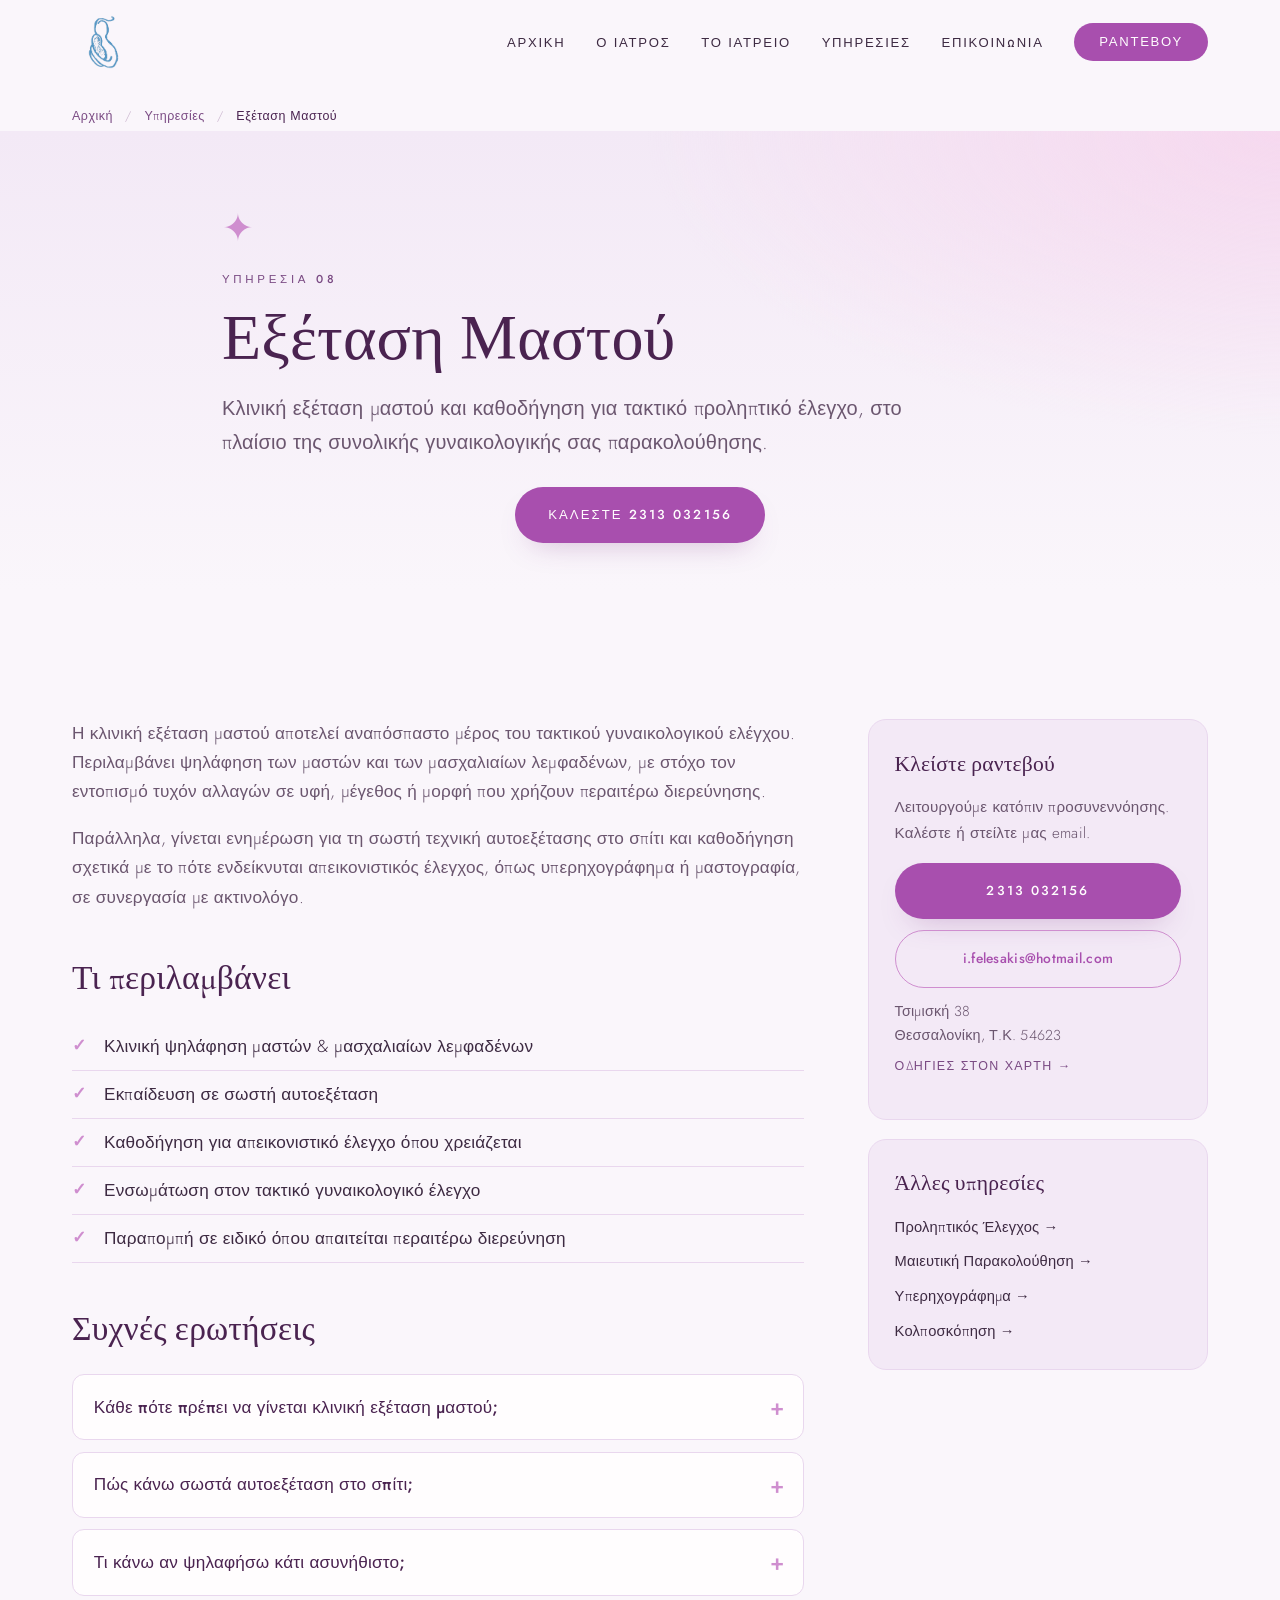
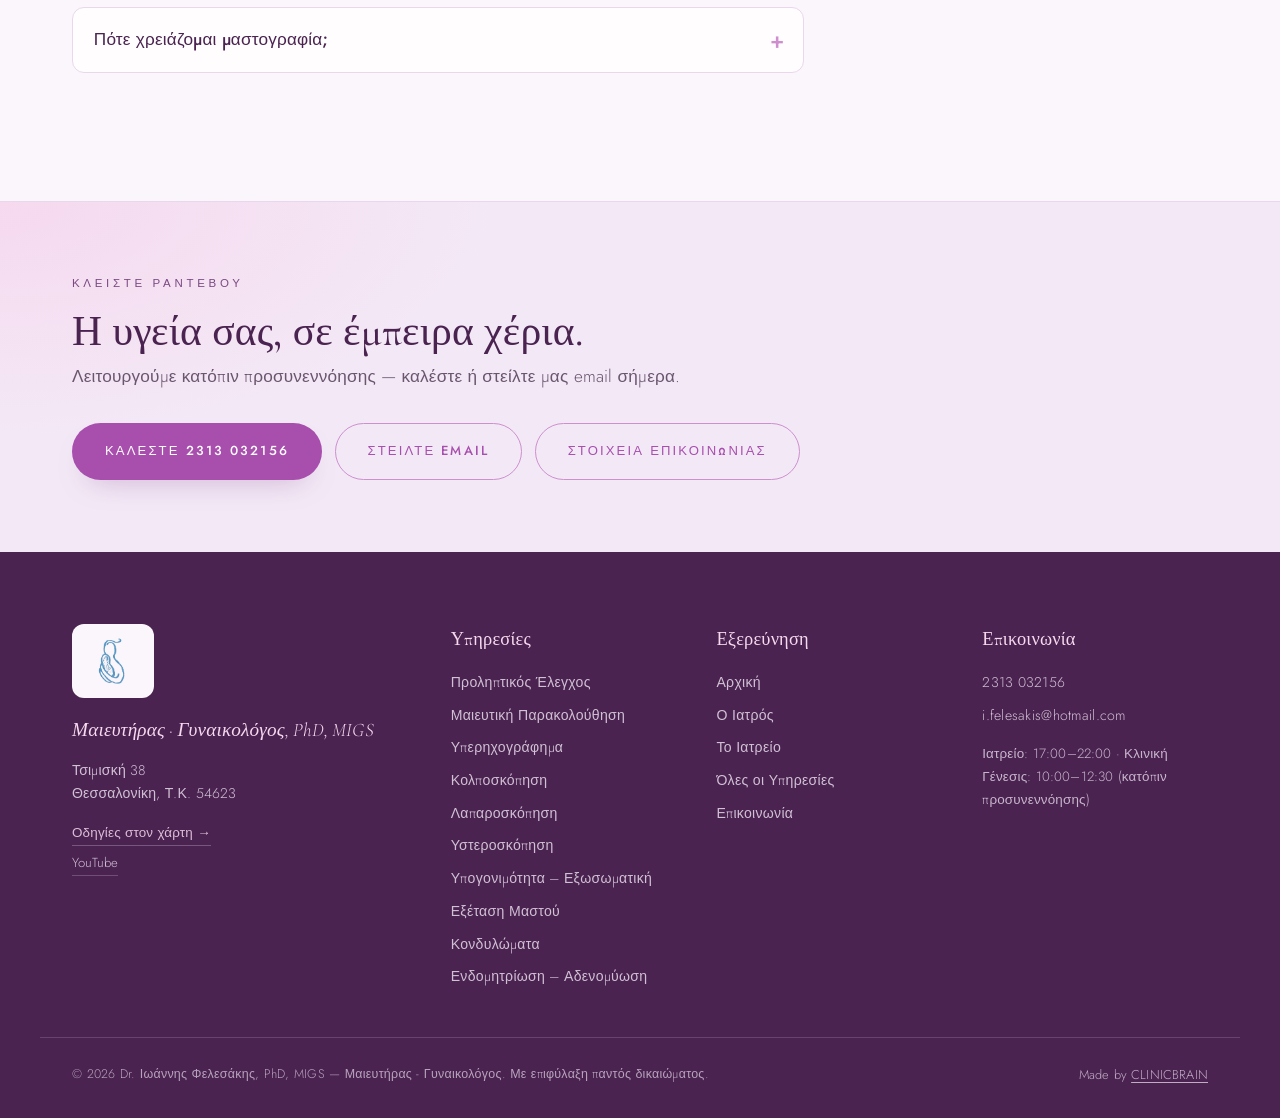
<file: ypiresies/exetasi-mastou.html>
<!DOCTYPE html>
<html lang="el">
<head>
  <meta charset="UTF-8" />
  <meta name="viewport" content="width=device-width, initial-scale=1.0" />
  <title>Εξέταση Μαστού Θεσσαλονίκη | Ιωάννης Φελεσάκης</title>
  <meta name="description" content="Κλινική εξέταση μαστού στη Θεσσαλονίκη από τον Dr. Ιωάννη Φελεσάκη, στο πλαίσιο του τακτικού γυναικολογικού ελέγχου." />
  <meta name="keywords" content="εξέταση μαστού Θεσσαλονίκη, κλινική εξέταση μαστού, γυναικολόγος μαστός, αυτοεξέταση μαστού" />
  <meta name="author" content="Dr. Ιωάννης Φελεσάκης" />
  <meta name="robots" content="index, follow, max-image-preview:large" />
  <meta name="theme-color" content="#f5edf7" />
  <link rel="canonical" href="https://felesakis.gr/ypiresies/exetasi-mastou.html" />

  <meta property="og:site_name" content="Ιωάννης Φελεσάκης" />
  <meta property="og:locale" content="el_GR" />
  <meta property="og:type" content="article" />
  <meta property="og:title" content="Εξέταση Μαστού Θεσσαλονίκη | Ιωάννης Φελεσάκης" />
  <meta property="og:description" content="Κλινική εξέταση μαστού στη Θεσσαλονίκη από τον Dr. Ιωάννη Φελεσάκη, στο πλαίσιο του τακτικού γυναικολογικού ελέγχου." />
  <meta property="og:url" content="https://felesakis.gr/ypiresies/exetasi-mastou.html" />
  <meta property="og:image" content="https://felesakis.gr/assets/og-image.jpg" />
  <meta name="twitter:card" content="summary_large_image" />
  <meta name="twitter:title" content="Εξέταση Μαστού Θεσσαλονίκη | Ιωάννης Φελεσάκης" />
  <meta name="twitter:description" content="Κλινική εξέταση μαστού στη Θεσσαλονίκη από τον Dr. Ιωάννη Φελεσάκη, στο πλαίσιο του τακτικού γυναικολογικού ελέγχου." />
  <meta name="twitter:image" content="https://felesakis.gr/assets/og-image.jpg" />

  <link rel="icon" type="image/png" href="../assets/favicon-32.png" />
  <link rel="apple-touch-icon" href="../assets/apple-touch-icon.png" />
  <link rel="preconnect" href="https://fonts.googleapis.com" />
  <link rel="preconnect" href="https://fonts.gstatic.com" crossorigin />
  <link href="https://fonts.googleapis.com/css2?family=Cormorant+Garamond:ital,wght@0,400;0,500;0,600;1,400;1,500&family=Jost:wght@300;400;500;600&display=swap" rel="stylesheet" />
  <link rel="stylesheet" href="../styles.css" />
  <script type="application/ld+json">{"@context": "https://schema.org", "@type": ["Physician", "MedicalBusiness", "LocalBusiness"], "@id": "https://felesakis.gr/#clinic", "name": "Ιωάννης Φελεσάκης", "alternateName": "Dr. Ιωάννης Φελεσάκης, PhD, MIGS — Γυναικολόγος", "url": "https://felesakis.gr/", "telephone": "+302313032156", "email": "i.felesakis@hotmail.com", "image": "https://felesakis.gr/assets/og-image.jpg", "logo": "https://felesakis.gr/assets/logo-mark.png", "priceRange": "€€", "currenciesAccepted": "EUR", "medicalSpecialty": "Gynecologic", "hasMap": "https://www.google.com/maps/dir/?api=1&destination=%CE%A4%CF%83%CE%B9%CE%BC%CE%B9%CF%83%CE%BA%CE%AE+38%2C+%CE%98%CE%B5%CF%83%CF%83%CE%B1%CE%BB%CE%BF%CE%BD%CE%AF%CE%BA%CE%B7+546+23", "geo": {"@type": "GeoCoordinates", "latitude": 40.632834, "longitude": 22.942239}, "address": {"@type": "PostalAddress", "streetAddress": "Τσιμισκή 38", "addressLocality": "Θεσσαλονίκη", "postalCode": "54623", "addressCountry": "GR"}, "openingHoursSpecification": [{"@type": "OpeningHoursSpecification", "dayOfWeek": ["Monday", "Tuesday", "Wednesday", "Thursday", "Friday"], "opens": "17:00", "closes": "22:00"}], "sameAs": ["https://www.youtube.com/channel/UCQ5oIycoXh8OLL2Y0oL8ktg"]}</script>
  <script type="application/ld+json">{"@context": "https://schema.org", "@type": "BreadcrumbList", "itemListElement": [{"@type": "ListItem", "position": 1, "name": "Αρχική", "item": "https://felesakis.gr/index.html"}, {"@type": "ListItem", "position": 2, "name": "Υπηρεσίες", "item": "https://felesakis.gr/ypiresies/index.html"}, {"@type": "ListItem", "position": 3, "name": "Εξέταση Μαστού", "item": "https://felesakis.gr/ypiresies/exetasi-mastou.html"}]}</script>
  <script type="application/ld+json">{"@context": "https://schema.org", "@type": "MedicalProcedure", "name": "Εξέταση Μαστού", "description": "Κλινική εξέταση μαστού στη Θεσσαλονίκη από τον Dr. Ιωάννη Φελεσάκη, στο πλαίσιο του τακτικού γυναικολογικού ελέγχου.", "url": "https://felesakis.gr/ypiresies/exetasi-mastou.html", "provider": {"@id": "https://felesakis.gr/#clinic"}}</script>
  <script type="application/ld+json">{"@context": "https://schema.org", "@type": "FAQPage", "mainEntity": [{"@type": "Question", "name": "Κάθε πότε πρέπει να γίνεται κλινική εξέταση μαστού;", "acceptedAnswer": {"@type": "Answer", "text": "Συνιστάται να εντάσσεται στον ετήσιο γυναικολογικό έλεγχο, ανεξαρτήτως ηλικίας."}}, {"@type": "Question", "name": "Πώς κάνω σωστά αυτοεξέταση στο σπίτι;", "acceptedAnswer": {"@type": "Answer", "text": "Η αυτοεξέταση γίνεται καλύτερα λίγες ημέρες μετά το τέλος της περιόδου. Θα σας δείξουμε τη σωστή τεχνική στο ιατρείο."}}, {"@type": "Question", "name": "Τι κάνω αν ψηλαφήσω κάτι ασυνήθιστο;", "acceptedAnswer": {"@type": "Answer", "text": "Η πλειονότητα των ευρημάτων είναι καλοήθη, ωστόσο κάθε αλλαγή αξίζει άμεση κλινική αξιολόγηση για ηρεμία και ασφάλεια."}}, {"@type": "Question", "name": "Πότε χρειάζομαι μαστογραφία;", "acceptedAnswer": {"@type": "Answer", "text": "Η ένδειξη εξαρτάται από ηλικία, ιστορικό και κλινική εξέταση· θα σας καθοδηγήσουμε ανάλογα με το προφίλ σας."}}]}</script>
</head>
<body>
  <a class="skip-link" href="#main">Μετάβαση στο περιεχόμενο</a>
  <header class="site-header" id="top">
    <nav class="nav container" aria-label="Κύρια πλοήγηση">
      <a href="../index.html" class="brand" aria-label="Ιωάννης Φελεσάκης — Αρχική">
        <img src="../assets/logo-mark.png" alt="Ιωάννης Φελεσάκης" class="brand-logo" width="700" height="700" />
      </a>
      <button class="nav-toggle" aria-label="Άνοιγμα μενού" aria-expanded="false"><span></span><span></span><span></span></button>
      <ul class="nav-links">
        <li><a href="../index.html">Αρχική</a></li>
        <li><a href="../i-giatros.html">Ο Ιατρός</a></li>
        <li><a href="../to-iatreio.html">Το Ιατρείο</a></li>
        <li class="has-sub">
          <a href="../ypiresies/index.html" aria-current="page">Υπηρεσίες</a>
          <ul class="sub">
            <li><a href="../ypiresies/proliptikos-elegxos.html">Προληπτικός Έλεγχος</a></li>
            <li><a href="../ypiresies/maieutiki-parakolouthisi.html">Μαιευτική Παρακολούθηση</a></li>
            <li><a href="../ypiresies/yperixografima-ydroyperixografia.html">Υπερηχογράφημα</a></li>
            <li><a href="../ypiresies/kolposkopisi.html">Κολποσκόπηση</a></li>
            <li><a href="../ypiresies/laparoskopisi.html">Λαπαροσκόπηση</a></li>
            <li><a href="../ypiresies/ysteroskopisi.html">Υστεροσκόπηση</a></li>
            <li><a href="../ypiresies/ypogonimotita-exosomatiki.html">Υπογονιμότητα &ndash; Εξωσωματική</a></li>
            <li><a href="../ypiresies/exetasi-mastou.html">Εξέταση Μαστού</a></li>
            <li><a href="../ypiresies/kondylomata.html">Κονδυλώματα</a></li>
            <li><a href="../ypiresies/endomitriosi-adenomyosi.html">Ενδομητρίωση &ndash; Αδενομύωση</a></li>
          </ul>
        </li>
        <li><a href="../epikoinonia.html">Επικοινωνία</a></li>
        <li><a href="../epikoinonia.html" class="btn btn-nav">Ραντεβού</a></li>
      </ul>
    </nav>
  </header>
  <nav class="crumbs container" aria-label="Breadcrumb"><a href="../index.html">Αρχική</a> <span class="sep">/</span> <a href="../ypiresies/index.html">Υπηρεσίες</a> <span class="sep">/</span> <span aria-current="page">Εξέταση Μαστού</span></nav>
  <main id="main">
    <section class="page-hero page-hero--svc">
      <div class="container">
        <span class="svc-hero-icon" aria-hidden="true">✦</span>
        <p class="eyebrow reveal">Υπηρεσία 08</p>
        <h1 class="page-title reveal">Εξέταση Μαστού</h1>
        <p class="page-lead reveal">Κλινική εξέταση μαστού και καθοδήγηση για τακτικό προληπτικό έλεγχο, στο πλαίσιο της συνολικής γυναικολογικής σας παρακολούθησης.</p>
        <div class="hero-actions reveal"><a href="tel:+302313032156" class="btn btn-primary">Καλέστε 2313 032156</a></div>
      </div>
    </section>

    <section class="svc-detail">
      <div class="container svc-detail-grid">
        <article class="svc-body">
          <p class="reveal">Η κλινική εξέταση μαστού αποτελεί αναπόσπαστο μέρος του τακτικού γυναικολογικού ελέγχου. Περιλαμβάνει ψηλάφηση των μαστών και των μασχαλιαίων λεμφαδένων, με στόχο τον εντοπισμό τυχόν αλλαγών σε υφή, μέγεθος ή μορφή που χρήζουν περαιτέρω διερεύνησης.</p>
          <p class="reveal">Παράλληλα, γίνεται ενημέρωση για τη σωστή τεχνική αυτοεξέτασης στο σπίτι και καθοδήγηση σχετικά με το πότε ενδείκνυται απεικονιστικός έλεγχος, όπως υπερηχογράφημα ή μαστογραφία, σε συνεργασία με ακτινολόγο.</p>

          <h2 class="reveal">Τι περιλαμβάνει</h2>
          <ul class="ticks">
            <li class="reveal">Κλινική ψηλάφηση μαστών &amp; μασχαλιαίων λεμφαδένων</li>
            <li class="reveal">Εκπαίδευση σε σωστή αυτοεξέταση</li>
            <li class="reveal">Καθοδήγηση για απεικονιστικό έλεγχο όπου χρειάζεται</li>
            <li class="reveal">Ενσωμάτωση στον τακτικό γυναικολογικό έλεγχο</li>
            <li class="reveal">Παραπομπή σε ειδικό όπου απαιτείται περαιτέρω διερεύνηση</li>
          </ul>

          <h2 class="reveal">Συχνές ερωτήσεις</h2>
          <div class="faq">
            <details class="faq-item reveal"><summary>Κάθε πότε πρέπει να γίνεται κλινική εξέταση μαστού;</summary><p>Συνιστάται να εντάσσεται στον ετήσιο γυναικολογικό έλεγχο, ανεξαρτήτως ηλικίας.</p></details>
            <details class="faq-item reveal"><summary>Πώς κάνω σωστά αυτοεξέταση στο σπίτι;</summary><p>Η αυτοεξέταση γίνεται καλύτερα λίγες ημέρες μετά το τέλος της περιόδου. Θα σας δείξουμε τη σωστή τεχνική στο ιατρείο.</p></details>
            <details class="faq-item reveal"><summary>Τι κάνω αν ψηλαφήσω κάτι ασυνήθιστο;</summary><p>Η πλειονότητα των ευρημάτων είναι καλοήθη, ωστόσο κάθε αλλαγή αξίζει άμεση κλινική αξιολόγηση για ηρεμία και ασφάλεια.</p></details>
            <details class="faq-item reveal"><summary>Πότε χρειάζομαι μαστογραφία;</summary><p>Η ένδειξη εξαρτάται από ηλικία, ιστορικό και κλινική εξέταση· θα σας καθοδηγήσουμε ανάλογα με το προφίλ σας.</p></details>
          </div>
        </article>

        <aside class="svc-aside">
          <div class="aside-card reveal">
            <h3>Κλείστε ραντεβού</h3>
            <p>Λειτουργούμε κατόπιν προσυνεννόησης. Καλέστε ή στείλτε μας email.</p>
            <a href="tel:+302313032156" class="btn btn-primary btn-block">2313 032156</a>
            <a href="mailto:i.felesakis@hotmail.com" class="btn btn-ghost btn-block btn-email">i.felesakis@hotmail.com</a>
            <p class="aside-meta"><a class="map-link" href="https://www.google.com/maps/dir/?api=1&amp;destination=%CE%A4%CF%83%CE%B9%CE%BC%CE%B9%CF%83%CE%BA%CE%AE+38%2C+%CE%98%CE%B5%CF%83%CF%83%CE%B1%CE%BB%CE%BF%CE%BD%CE%AF%CE%BA%CE%B7+546+23" target="_blank" rel="noopener noreferrer">Τσιμισκή 38<br />Θεσσαλονίκη, Τ.Κ. 54623<span class="map-link-cta">Οδηγίες στον χάρτη &rarr;</span></a></p>
          </div>
          <div class="aside-card reveal">
            <h3>Άλλες υπηρεσίες</h3>
            <nav class="aside-links">
              <a href="proliptikos-elegxos.html">Προληπτικός Έλεγχος →</a>
              <a href="maieutiki-parakolouthisi.html">Μαιευτική Παρακολούθηση →</a>
              <a href="yperixografima-ydroyperixografia.html">Υπερηχογράφημα →</a>
              <a href="kolposkopisi.html">Κολποσκόπηση →</a>
            </nav>
          </div>
        </aside>
      </div>
    </section>
  </main>
  <section class="cta-band">
    <div class="container cta-inner">
      <div>
        <p class="eyebrow">Κλείστε ραντεβού</p>
        <h2 class="cta-title">Η υγεία σας, σε έμπειρα χέρια.</h2>
        <p class="cta-sub">Λειτουργούμε κατόπιν προσυνεννόησης — καλέστε ή στείλτε μας email σήμερα.</p>
      </div>
      <div class="cta-actions">
        <a href="tel:+302313032156" class="btn btn-primary">Καλέστε 2313 032156</a>
        <a href="mailto:i.felesakis@hotmail.com" class="btn btn-ghost">Στείλτε Email</a>
        <a href="../epikoinonia.html" class="btn btn-ghost">Στοιχεία Επικοινωνίας</a>
      </div>
    </div>
  </section>
  <footer class="site-footer">
    <div class="container footer-inner">
      <div class="footer-brand">
        <img src="../assets/logo-mark.png" alt="Ιωάννης Φελεσάκης" class="footer-logo" width="700" height="700" />
        <p class="footer-tag">Μαιευτήρας &middot; Γυναικολόγος, PhD, MIGS</p>
        <p class="footer-addr">
          Τσιμισκή 38<br />
          Θεσσαλονίκη, Τ.Κ. 54623
        </p>
        <a class="footer-map" href="https://www.google.com/maps/dir/?api=1&amp;destination=%CE%A4%CF%83%CE%B9%CE%BC%CE%B9%CF%83%CE%BA%CE%AE+38%2C+%CE%98%CE%B5%CF%83%CF%83%CE%B1%CE%BB%CE%BF%CE%BD%CE%AF%CE%BA%CE%B7+546+23" target="_blank" rel="noopener noreferrer">Οδηγίες στον χάρτη &rarr;</a>
        <div class="footer-social">
          <a href="https://www.youtube.com/channel/UCQ5oIycoXh8OLL2Y0oL8ktg" target="_blank" rel="noopener noreferrer" aria-label="YouTube">YouTube</a>
        </div>
      </div>

      <div class="footer-col">
        <h3>Υπηρεσίες</h3>
        <nav aria-label="Υπηρεσίες" class="footer-links">
          <a href="../ypiresies/proliptikos-elegxos.html">Προληπτικός Έλεγχος</a>
          <a href="../ypiresies/maieutiki-parakolouthisi.html">Μαιευτική Παρακολούθηση</a>
          <a href="../ypiresies/yperixografima-ydroyperixografia.html">Υπερηχογράφημα</a>
          <a href="../ypiresies/kolposkopisi.html">Κολποσκόπηση</a>
          <a href="../ypiresies/laparoskopisi.html">Λαπαροσκόπηση</a>
          <a href="../ypiresies/ysteroskopisi.html">Υστεροσκόπηση</a>
          <a href="../ypiresies/ypogonimotita-exosomatiki.html">Υπογονιμότητα &ndash; Εξωσωματική</a>
          <a href="../ypiresies/exetasi-mastou.html">Εξέταση Μαστού</a>
          <a href="../ypiresies/kondylomata.html">Κονδυλώματα</a>
          <a href="../ypiresies/endomitriosi-adenomyosi.html">Ενδομητρίωση &ndash; Αδενομύωση</a>
        </nav>
      </div>

      <div class="footer-col">
        <h3>Εξερεύνηση</h3>
        <nav aria-label="Πλοήγηση" class="footer-links">
          <a href="../index.html">Αρχική</a>
          <a href="../i-giatros.html">Ο Ιατρός</a>
          <a href="../to-iatreio.html">Το Ιατρείο</a>
          <a href="../ypiresies/index.html">Όλες οι Υπηρεσίες</a>
          <a href="../epikoinonia.html">Επικοινωνία</a>
        </nav>
      </div>

      <div class="footer-col">
        <h3>Επικοινωνία</h3>
        <nav aria-label="Επικοινωνία" class="footer-links">
          <a href="tel:+302313032156">2313 032156</a>
          <a href="mailto:i.felesakis@hotmail.com">i.felesakis@hotmail.com</a>
        </nav>
        <p class="footer-hours">Ιατρείο: 17:00–22:00 &middot; Κλινική Γένεσις: 10:00–12:30 (κατόπιν προσυνεννόησης)</p>
      </div>
    </div>

    <div class="footer-bottom">
      <p class="footer-copy">© <span id="year">2026</span> Dr. Ιωάννης Φελεσάκης, PhD, MIGS — Μαιευτήρας - Γυναικολόγος. Με επιφύλαξη παντός δικαιώματος.</p>
      <p class="cb-credit">Made by <a href="https://clinicbrain.gr/?utm_source=client-site&amp;utm_medium=footer&amp;utm_campaign=made-by" target="_blank" rel="noopener noreferrer">CLINICBRAIN</a></p>
    </div>
  </footer>
  <script src="../main.js" defer></script>
</body>
</html>
</file>
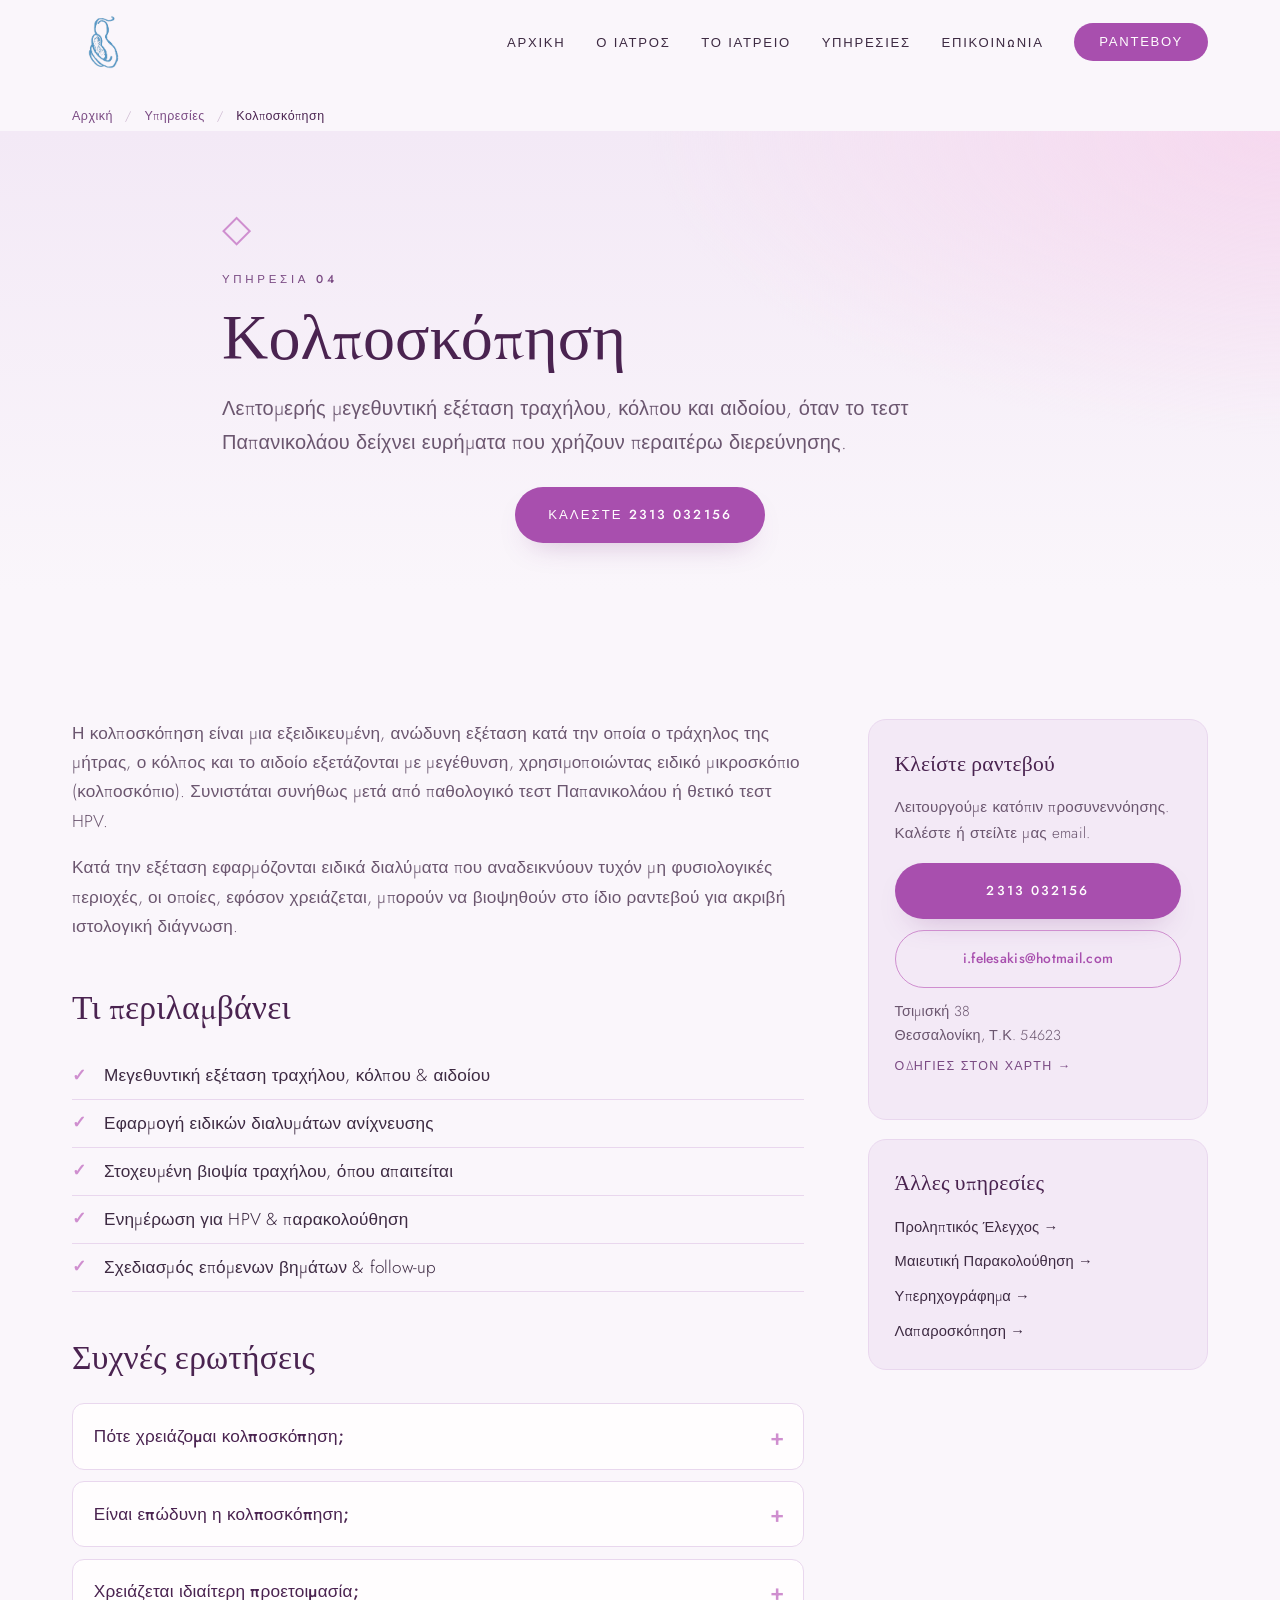
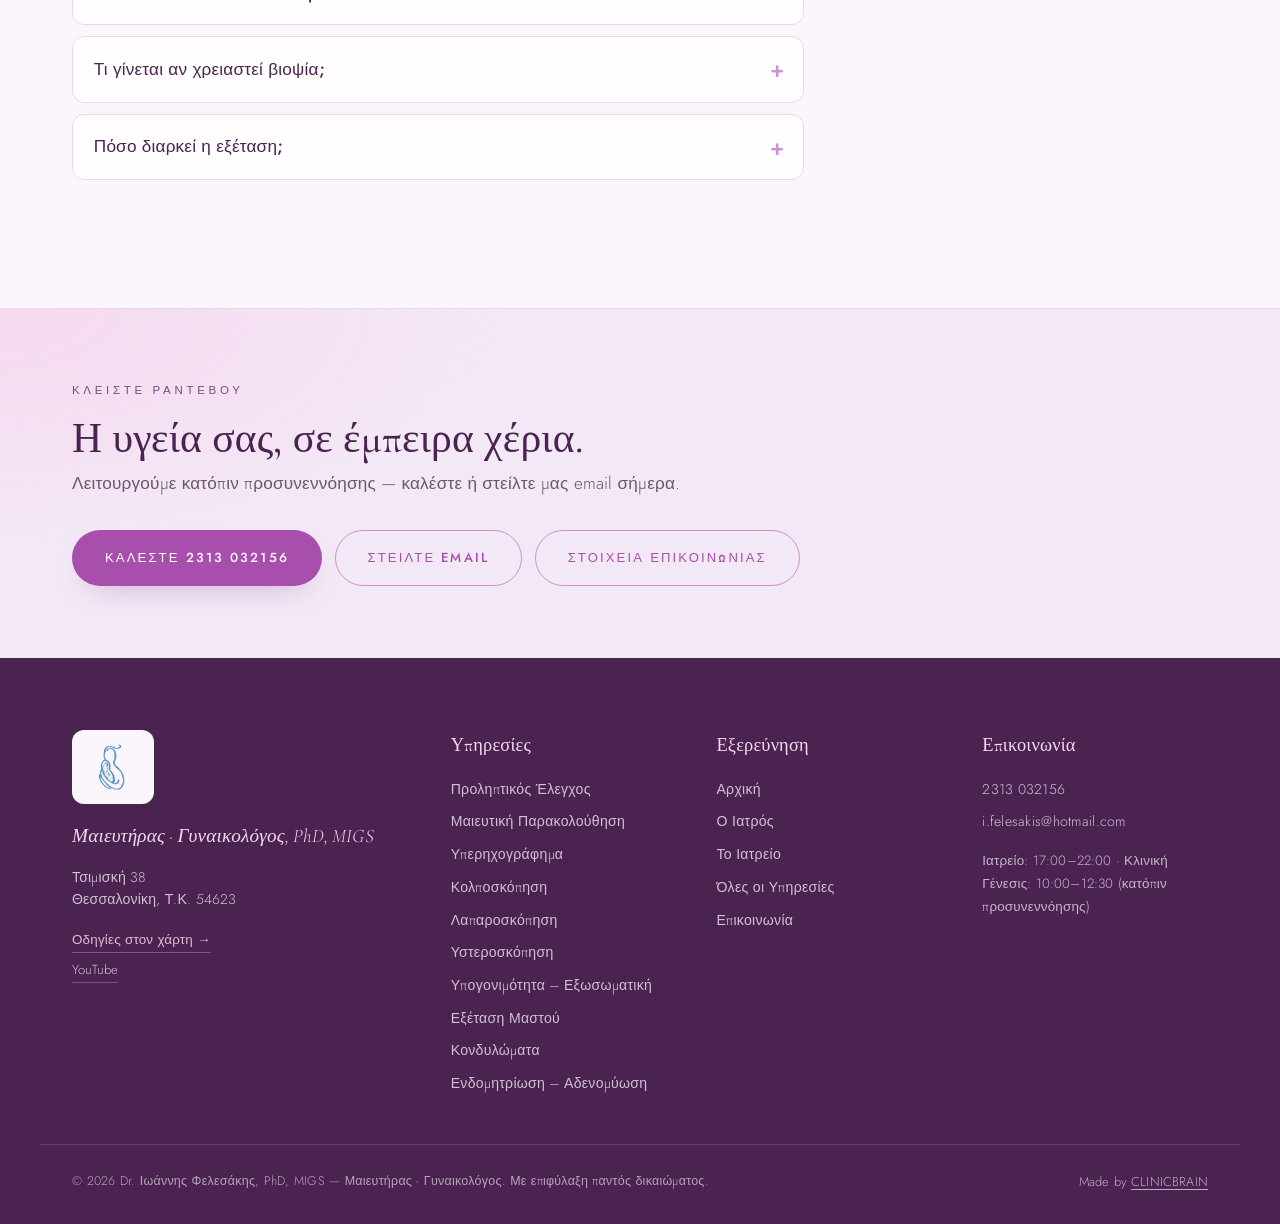
<file: ypiresies/kolposkopisi.html>
<!DOCTYPE html>
<html lang="el">
<head>
  <meta charset="UTF-8" />
  <meta name="viewport" content="width=device-width, initial-scale=1.0" />
  <title>Κολποσκόπηση Θεσσαλονίκη | Ιωάννης Φελεσάκης</title>
  <meta name="description" content="Κολποσκόπηση στη Θεσσαλονίκη από τον Dr. Ιωάννη Φελεσάκη — λεπτομερής έλεγχος τραχήλου μετά από παθολογικό τεστ Παπανικολάου." />
  <meta name="keywords" content="κολποσκόπηση Θεσσαλονίκη, παθολογικό παπ τεστ, εξέταση τραχήλου μήτρας, γυναικολόγος τραχηλίτιδα" />
  <meta name="author" content="Dr. Ιωάννης Φελεσάκης" />
  <meta name="robots" content="index, follow, max-image-preview:large" />
  <meta name="theme-color" content="#f5edf7" />
  <link rel="canonical" href="https://felesakis.gr/ypiresies/kolposkopisi.html" />

  <meta property="og:site_name" content="Ιωάννης Φελεσάκης" />
  <meta property="og:locale" content="el_GR" />
  <meta property="og:type" content="article" />
  <meta property="og:title" content="Κολποσκόπηση Θεσσαλονίκη | Ιωάννης Φελεσάκης" />
  <meta property="og:description" content="Κολποσκόπηση στη Θεσσαλονίκη από τον Dr. Ιωάννη Φελεσάκη — λεπτομερής έλεγχος τραχήλου μετά από παθολογικό τεστ Παπανικολάου." />
  <meta property="og:url" content="https://felesakis.gr/ypiresies/kolposkopisi.html" />
  <meta property="og:image" content="https://felesakis.gr/assets/og-image.jpg" />
  <meta name="twitter:card" content="summary_large_image" />
  <meta name="twitter:title" content="Κολποσκόπηση Θεσσαλονίκη | Ιωάννης Φελεσάκης" />
  <meta name="twitter:description" content="Κολποσκόπηση στη Θεσσαλονίκη από τον Dr. Ιωάννη Φελεσάκη — λεπτομερής έλεγχος τραχήλου μετά από παθολογικό τεστ Παπανικολάου." />
  <meta name="twitter:image" content="https://felesakis.gr/assets/og-image.jpg" />

  <link rel="icon" type="image/png" href="../assets/favicon-32.png" />
  <link rel="apple-touch-icon" href="../assets/apple-touch-icon.png" />
  <link rel="preconnect" href="https://fonts.googleapis.com" />
  <link rel="preconnect" href="https://fonts.gstatic.com" crossorigin />
  <link href="https://fonts.googleapis.com/css2?family=Cormorant+Garamond:ital,wght@0,400;0,500;0,600;1,400;1,500&family=Jost:wght@300;400;500;600&display=swap" rel="stylesheet" />
  <link rel="stylesheet" href="../styles.css" />
  <script type="application/ld+json">{"@context": "https://schema.org", "@type": ["Physician", "MedicalBusiness", "LocalBusiness"], "@id": "https://felesakis.gr/#clinic", "name": "Ιωάννης Φελεσάκης", "alternateName": "Dr. Ιωάννης Φελεσάκης, PhD, MIGS — Γυναικολόγος", "url": "https://felesakis.gr/", "telephone": "+302313032156", "email": "i.felesakis@hotmail.com", "image": "https://felesakis.gr/assets/og-image.jpg", "logo": "https://felesakis.gr/assets/logo-mark.png", "priceRange": "€€", "currenciesAccepted": "EUR", "medicalSpecialty": "Gynecologic", "hasMap": "https://www.google.com/maps/dir/?api=1&destination=%CE%A4%CF%83%CE%B9%CE%BC%CE%B9%CF%83%CE%BA%CE%AE+38%2C+%CE%98%CE%B5%CF%83%CF%83%CE%B1%CE%BB%CE%BF%CE%BD%CE%AF%CE%BA%CE%B7+546+23", "geo": {"@type": "GeoCoordinates", "latitude": 40.632834, "longitude": 22.942239}, "address": {"@type": "PostalAddress", "streetAddress": "Τσιμισκή 38", "addressLocality": "Θεσσαλονίκη", "postalCode": "54623", "addressCountry": "GR"}, "openingHoursSpecification": [{"@type": "OpeningHoursSpecification", "dayOfWeek": ["Monday", "Tuesday", "Wednesday", "Thursday", "Friday"], "opens": "17:00", "closes": "22:00"}], "sameAs": ["https://www.youtube.com/channel/UCQ5oIycoXh8OLL2Y0oL8ktg"]}</script>
  <script type="application/ld+json">{"@context": "https://schema.org", "@type": "BreadcrumbList", "itemListElement": [{"@type": "ListItem", "position": 1, "name": "Αρχική", "item": "https://felesakis.gr/index.html"}, {"@type": "ListItem", "position": 2, "name": "Υπηρεσίες", "item": "https://felesakis.gr/ypiresies/index.html"}, {"@type": "ListItem", "position": 3, "name": "Κολποσκόπηση", "item": "https://felesakis.gr/ypiresies/kolposkopisi.html"}]}</script>
  <script type="application/ld+json">{"@context": "https://schema.org", "@type": "MedicalProcedure", "name": "Κολποσκόπηση", "description": "Κολποσκόπηση στη Θεσσαλονίκη από τον Dr. Ιωάννη Φελεσάκη — λεπτομερής έλεγχος τραχήλου μετά από παθολογικό τεστ Παπανικολάου.", "url": "https://felesakis.gr/ypiresies/kolposkopisi.html", "provider": {"@id": "https://felesakis.gr/#clinic"}}</script>
  <script type="application/ld+json">{"@context": "https://schema.org", "@type": "FAQPage", "mainEntity": [{"@type": "Question", "name": "Πότε χρειάζομαι κολποσκόπηση;", "acceptedAnswer": {"@type": "Answer", "text": "Συνήθως συνιστάται μετά από παθολογικό αποτέλεσμα τεστ Παπανικολάου ή θετικό τεστ HPV, για περαιτέρω διερεύνηση."}}, {"@type": "Question", "name": "Είναι επώδυνη η κολποσκόπηση;", "acceptedAnswer": {"@type": "Answer", "text": "Όχι, είναι μια ανώδυνη εξέταση. Αν χρειαστεί βιοψία, μπορεί να νιώσετε μια σύντομη, ήπια ενόχληση."}}, {"@type": "Question", "name": "Χρειάζεται ιδιαίτερη προετοιμασία;", "acceptedAnswer": {"@type": "Answer", "text": "Καλό είναι να αποφύγετε κολπικές πλύσεις, κρέμες και σεξουαλική επαφή για 24-48 ώρες πριν, και να μην προγραμματιστεί κατά την περίοδο."}}, {"@type": "Question", "name": "Τι γίνεται αν χρειαστεί βιοψία;", "acceptedAnswer": {"@type": "Answer", "text": "Η βιοψία είναι μια στοχευμένη λήψη μικρού ιστού, που στέλνεται για ιστολογική εξέταση. Μπορεί να προκαλέσει ελαφριά, παροδική αιμόρροια."}}, {"@type": "Question", "name": "Πόσο διαρκεί η εξέταση;", "acceptedAnswer": {"@type": "Answer", "text": "Η κολποσκόπηση διαρκεί συνήθως 10-15 λεπτά και γίνεται στο ιατρείο, χωρίς ανάγκη αναισθησίας."}}]}</script>
</head>
<body>
  <a class="skip-link" href="#main">Μετάβαση στο περιεχόμενο</a>
  <header class="site-header" id="top">
    <nav class="nav container" aria-label="Κύρια πλοήγηση">
      <a href="../index.html" class="brand" aria-label="Ιωάννης Φελεσάκης — Αρχική">
        <img src="../assets/logo-mark.png" alt="Ιωάννης Φελεσάκης" class="brand-logo" width="700" height="700" />
      </a>
      <button class="nav-toggle" aria-label="Άνοιγμα μενού" aria-expanded="false"><span></span><span></span><span></span></button>
      <ul class="nav-links">
        <li><a href="../index.html">Αρχική</a></li>
        <li><a href="../i-giatros.html">Ο Ιατρός</a></li>
        <li><a href="../to-iatreio.html">Το Ιατρείο</a></li>
        <li class="has-sub">
          <a href="../ypiresies/index.html" aria-current="page">Υπηρεσίες</a>
          <ul class="sub">
            <li><a href="../ypiresies/proliptikos-elegxos.html">Προληπτικός Έλεγχος</a></li>
            <li><a href="../ypiresies/maieutiki-parakolouthisi.html">Μαιευτική Παρακολούθηση</a></li>
            <li><a href="../ypiresies/yperixografima-ydroyperixografia.html">Υπερηχογράφημα</a></li>
            <li><a href="../ypiresies/kolposkopisi.html">Κολποσκόπηση</a></li>
            <li><a href="../ypiresies/laparoskopisi.html">Λαπαροσκόπηση</a></li>
            <li><a href="../ypiresies/ysteroskopisi.html">Υστεροσκόπηση</a></li>
            <li><a href="../ypiresies/ypogonimotita-exosomatiki.html">Υπογονιμότητα &ndash; Εξωσωματική</a></li>
            <li><a href="../ypiresies/exetasi-mastou.html">Εξέταση Μαστού</a></li>
            <li><a href="../ypiresies/kondylomata.html">Κονδυλώματα</a></li>
            <li><a href="../ypiresies/endomitriosi-adenomyosi.html">Ενδομητρίωση &ndash; Αδενομύωση</a></li>
          </ul>
        </li>
        <li><a href="../epikoinonia.html">Επικοινωνία</a></li>
        <li><a href="../epikoinonia.html" class="btn btn-nav">Ραντεβού</a></li>
      </ul>
    </nav>
  </header>
  <nav class="crumbs container" aria-label="Breadcrumb"><a href="../index.html">Αρχική</a> <span class="sep">/</span> <a href="../ypiresies/index.html">Υπηρεσίες</a> <span class="sep">/</span> <span aria-current="page">Κολποσκόπηση</span></nav>
  <main id="main">
    <section class="page-hero page-hero--svc">
      <div class="container">
        <span class="svc-hero-icon" aria-hidden="true">◇</span>
        <p class="eyebrow reveal">Υπηρεσία 04</p>
        <h1 class="page-title reveal">Κολποσκόπηση</h1>
        <p class="page-lead reveal">Λεπτομερής μεγεθυντική εξέταση τραχήλου, κόλπου και αιδοίου, όταν το τεστ Παπανικολάου δείχνει ευρήματα που χρήζουν περαιτέρω διερεύνησης.</p>
        <div class="hero-actions reveal"><a href="tel:+302313032156" class="btn btn-primary">Καλέστε 2313 032156</a></div>
      </div>
    </section>

    <section class="svc-detail">
      <div class="container svc-detail-grid">
        <article class="svc-body">
          <p class="reveal">Η κολποσκόπηση είναι μια εξειδικευμένη, ανώδυνη εξέταση κατά την οποία ο τράχηλος της μήτρας, ο κόλπος και το αιδοίο εξετάζονται με μεγέθυνση, χρησιμοποιώντας ειδικό μικροσκόπιο (κολποσκόπιο). Συνιστάται συνήθως μετά από παθολογικό τεστ Παπανικολάου ή θετικό τεστ HPV.</p>
          <p class="reveal">Κατά την εξέταση εφαρμόζονται ειδικά διαλύματα που αναδεικνύουν τυχόν μη φυσιολογικές περιοχές, οι οποίες, εφόσον χρειάζεται, μπορούν να βιοψηθούν στο ίδιο ραντεβού για ακριβή ιστολογική διάγνωση.</p>

          <h2 class="reveal">Τι περιλαμβάνει</h2>
          <ul class="ticks">
            <li class="reveal">Μεγεθυντική εξέταση τραχήλου, κόλπου &amp; αιδοίου</li>
            <li class="reveal">Εφαρμογή ειδικών διαλυμάτων ανίχνευσης</li>
            <li class="reveal">Στοχευμένη βιοψία τραχήλου, όπου απαιτείται</li>
            <li class="reveal">Ενημέρωση για HPV &amp; παρακολούθηση</li>
            <li class="reveal">Σχεδιασμός επόμενων βημάτων &amp; follow-up</li>
          </ul>

          <h2 class="reveal">Συχνές ερωτήσεις</h2>
          <div class="faq">
            <details class="faq-item reveal"><summary>Πότε χρειάζομαι κολποσκόπηση;</summary><p>Συνήθως συνιστάται μετά από παθολογικό αποτέλεσμα τεστ Παπανικολάου ή θετικό τεστ HPV, για περαιτέρω διερεύνηση.</p></details>
            <details class="faq-item reveal"><summary>Είναι επώδυνη η κολποσκόπηση;</summary><p>Όχι, είναι μια ανώδυνη εξέταση. Αν χρειαστεί βιοψία, μπορεί να νιώσετε μια σύντομη, ήπια ενόχληση.</p></details>
            <details class="faq-item reveal"><summary>Χρειάζεται ιδιαίτερη προετοιμασία;</summary><p>Καλό είναι να αποφύγετε κολπικές πλύσεις, κρέμες και σεξουαλική επαφή για 24-48 ώρες πριν, και να μην προγραμματιστεί κατά την περίοδο.</p></details>
            <details class="faq-item reveal"><summary>Τι γίνεται αν χρειαστεί βιοψία;</summary><p>Η βιοψία είναι μια στοχευμένη λήψη μικρού ιστού, που στέλνεται για ιστολογική εξέταση. Μπορεί να προκαλέσει ελαφριά, παροδική αιμόρροια.</p></details>
            <details class="faq-item reveal"><summary>Πόσο διαρκεί η εξέταση;</summary><p>Η κολποσκόπηση διαρκεί συνήθως 10-15 λεπτά και γίνεται στο ιατρείο, χωρίς ανάγκη αναισθησίας.</p></details>
          </div>
        </article>

        <aside class="svc-aside">
          <div class="aside-card reveal">
            <h3>Κλείστε ραντεβού</h3>
            <p>Λειτουργούμε κατόπιν προσυνεννόησης. Καλέστε ή στείλτε μας email.</p>
            <a href="tel:+302313032156" class="btn btn-primary btn-block">2313 032156</a>
            <a href="mailto:i.felesakis@hotmail.com" class="btn btn-ghost btn-block btn-email">i.felesakis@hotmail.com</a>
            <p class="aside-meta"><a class="map-link" href="https://www.google.com/maps/dir/?api=1&amp;destination=%CE%A4%CF%83%CE%B9%CE%BC%CE%B9%CF%83%CE%BA%CE%AE+38%2C+%CE%98%CE%B5%CF%83%CF%83%CE%B1%CE%BB%CE%BF%CE%BD%CE%AF%CE%BA%CE%B7+546+23" target="_blank" rel="noopener noreferrer">Τσιμισκή 38<br />Θεσσαλονίκη, Τ.Κ. 54623<span class="map-link-cta">Οδηγίες στον χάρτη &rarr;</span></a></p>
          </div>
          <div class="aside-card reveal">
            <h3>Άλλες υπηρεσίες</h3>
            <nav class="aside-links">
              <a href="proliptikos-elegxos.html">Προληπτικός Έλεγχος →</a>
              <a href="maieutiki-parakolouthisi.html">Μαιευτική Παρακολούθηση →</a>
              <a href="yperixografima-ydroyperixografia.html">Υπερηχογράφημα →</a>
              <a href="laparoskopisi.html">Λαπαροσκόπηση →</a>
            </nav>
          </div>
        </aside>
      </div>
    </section>
  </main>
  <section class="cta-band">
    <div class="container cta-inner">
      <div>
        <p class="eyebrow">Κλείστε ραντεβού</p>
        <h2 class="cta-title">Η υγεία σας, σε έμπειρα χέρια.</h2>
        <p class="cta-sub">Λειτουργούμε κατόπιν προσυνεννόησης — καλέστε ή στείλτε μας email σήμερα.</p>
      </div>
      <div class="cta-actions">
        <a href="tel:+302313032156" class="btn btn-primary">Καλέστε 2313 032156</a>
        <a href="mailto:i.felesakis@hotmail.com" class="btn btn-ghost">Στείλτε Email</a>
        <a href="../epikoinonia.html" class="btn btn-ghost">Στοιχεία Επικοινωνίας</a>
      </div>
    </div>
  </section>
  <footer class="site-footer">
    <div class="container footer-inner">
      <div class="footer-brand">
        <img src="../assets/logo-mark.png" alt="Ιωάννης Φελεσάκης" class="footer-logo" width="700" height="700" />
        <p class="footer-tag">Μαιευτήρας &middot; Γυναικολόγος, PhD, MIGS</p>
        <p class="footer-addr">
          Τσιμισκή 38<br />
          Θεσσαλονίκη, Τ.Κ. 54623
        </p>
        <a class="footer-map" href="https://www.google.com/maps/dir/?api=1&amp;destination=%CE%A4%CF%83%CE%B9%CE%BC%CE%B9%CF%83%CE%BA%CE%AE+38%2C+%CE%98%CE%B5%CF%83%CF%83%CE%B1%CE%BB%CE%BF%CE%BD%CE%AF%CE%BA%CE%B7+546+23" target="_blank" rel="noopener noreferrer">Οδηγίες στον χάρτη &rarr;</a>
        <div class="footer-social">
          <a href="https://www.youtube.com/channel/UCQ5oIycoXh8OLL2Y0oL8ktg" target="_blank" rel="noopener noreferrer" aria-label="YouTube">YouTube</a>
        </div>
      </div>

      <div class="footer-col">
        <h3>Υπηρεσίες</h3>
        <nav aria-label="Υπηρεσίες" class="footer-links">
          <a href="../ypiresies/proliptikos-elegxos.html">Προληπτικός Έλεγχος</a>
          <a href="../ypiresies/maieutiki-parakolouthisi.html">Μαιευτική Παρακολούθηση</a>
          <a href="../ypiresies/yperixografima-ydroyperixografia.html">Υπερηχογράφημα</a>
          <a href="../ypiresies/kolposkopisi.html">Κολποσκόπηση</a>
          <a href="../ypiresies/laparoskopisi.html">Λαπαροσκόπηση</a>
          <a href="../ypiresies/ysteroskopisi.html">Υστεροσκόπηση</a>
          <a href="../ypiresies/ypogonimotita-exosomatiki.html">Υπογονιμότητα &ndash; Εξωσωματική</a>
          <a href="../ypiresies/exetasi-mastou.html">Εξέταση Μαστού</a>
          <a href="../ypiresies/kondylomata.html">Κονδυλώματα</a>
          <a href="../ypiresies/endomitriosi-adenomyosi.html">Ενδομητρίωση &ndash; Αδενομύωση</a>
        </nav>
      </div>

      <div class="footer-col">
        <h3>Εξερεύνηση</h3>
        <nav aria-label="Πλοήγηση" class="footer-links">
          <a href="../index.html">Αρχική</a>
          <a href="../i-giatros.html">Ο Ιατρός</a>
          <a href="../to-iatreio.html">Το Ιατρείο</a>
          <a href="../ypiresies/index.html">Όλες οι Υπηρεσίες</a>
          <a href="../epikoinonia.html">Επικοινωνία</a>
        </nav>
      </div>

      <div class="footer-col">
        <h3>Επικοινωνία</h3>
        <nav aria-label="Επικοινωνία" class="footer-links">
          <a href="tel:+302313032156">2313 032156</a>
          <a href="mailto:i.felesakis@hotmail.com">i.felesakis@hotmail.com</a>
        </nav>
        <p class="footer-hours">Ιατρείο: 17:00–22:00 &middot; Κλινική Γένεσις: 10:00–12:30 (κατόπιν προσυνεννόησης)</p>
      </div>
    </div>

    <div class="footer-bottom">
      <p class="footer-copy">© <span id="year">2026</span> Dr. Ιωάννης Φελεσάκης, PhD, MIGS — Μαιευτήρας - Γυναικολόγος. Με επιφύλαξη παντός δικαιώματος.</p>
      <p class="cb-credit">Made by <a href="https://clinicbrain.gr/?utm_source=client-site&amp;utm_medium=footer&amp;utm_campaign=made-by" target="_blank" rel="noopener noreferrer">CLINICBRAIN</a></p>
    </div>
  </footer>
  <script src="../main.js" defer></script>
</body>
</html>
</file>
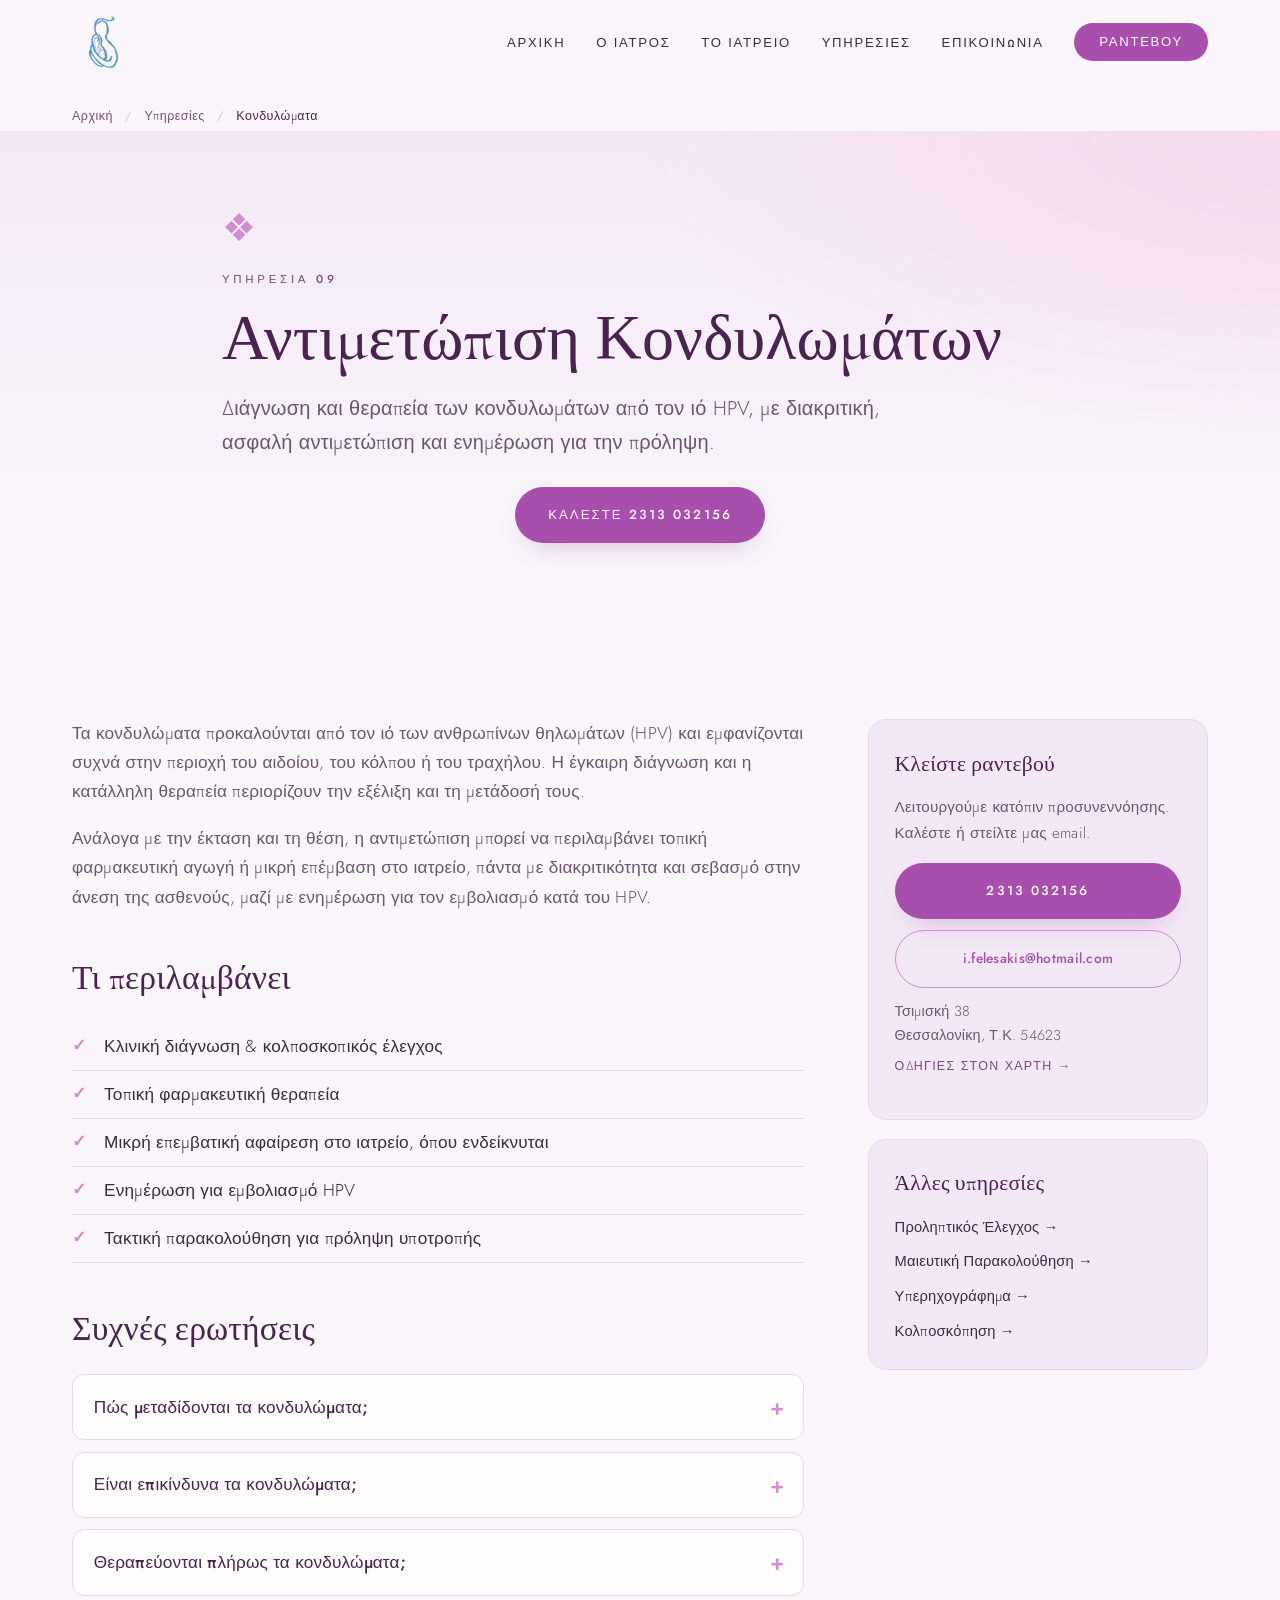
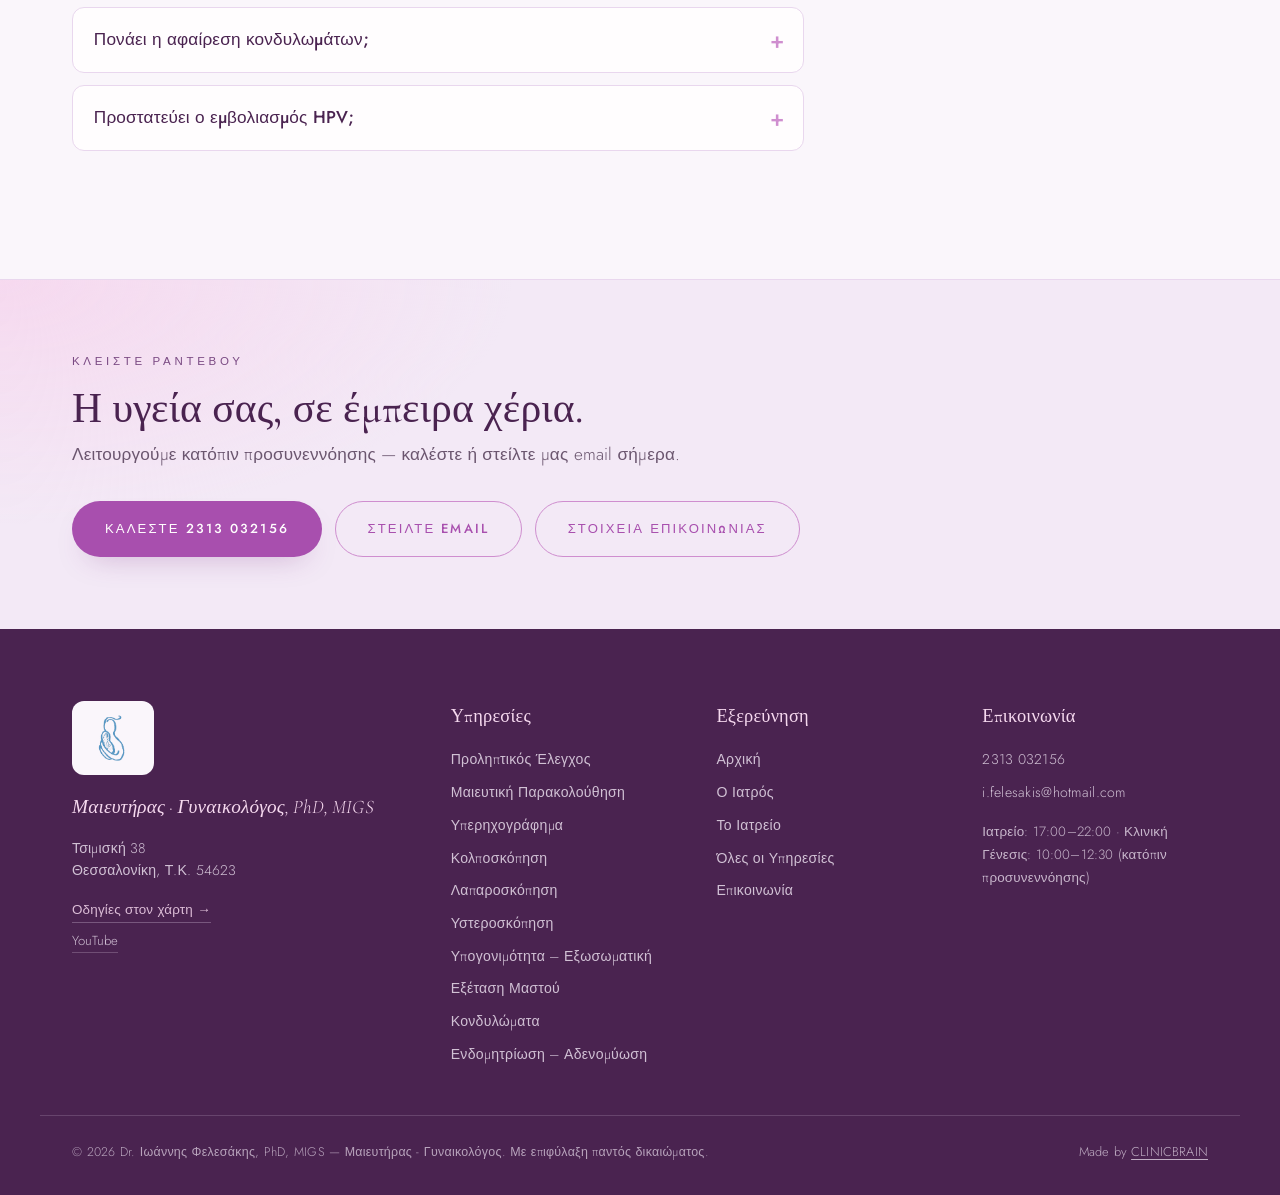
<file: ypiresies/kondylomata.html>
<!DOCTYPE html>
<html lang="el">
<head>
  <meta charset="UTF-8" />
  <meta name="viewport" content="width=device-width, initial-scale=1.0" />
  <title>Αντιμετώπιση Κονδυλωμάτων Θεσσαλονίκη | Ιωάννης Φελεσάκης</title>
  <meta name="description" content="Διάγνωση &amp; θεραπεία κονδυλωμάτων στη Θεσσαλονίκη από τον Dr. Ιωάννη Φελεσάκη — διακριτική αντιμετώπιση &amp; ενημέρωση για τον ιό HPV." />
  <meta name="keywords" content="κονδυλώματα Θεσσαλονίκη, θεραπεία κονδυλωμάτων, HPV γυναικολόγος, αφαίρεση κονδυλωμάτων" />
  <meta name="author" content="Dr. Ιωάννης Φελεσάκης" />
  <meta name="robots" content="index, follow, max-image-preview:large" />
  <meta name="theme-color" content="#f5edf7" />
  <link rel="canonical" href="https://felesakis.gr/ypiresies/kondylomata.html" />

  <meta property="og:site_name" content="Ιωάννης Φελεσάκης" />
  <meta property="og:locale" content="el_GR" />
  <meta property="og:type" content="article" />
  <meta property="og:title" content="Αντιμετώπιση Κονδυλωμάτων Θεσσαλονίκη | Ιωάννης Φελεσάκης" />
  <meta property="og:description" content="Διάγνωση &amp; θεραπεία κονδυλωμάτων στη Θεσσαλονίκη από τον Dr. Ιωάννη Φελεσάκη — διακριτική αντιμετώπιση &amp; ενημέρωση για τον ιό HPV." />
  <meta property="og:url" content="https://felesakis.gr/ypiresies/kondylomata.html" />
  <meta property="og:image" content="https://felesakis.gr/assets/og-image.jpg" />
  <meta name="twitter:card" content="summary_large_image" />
  <meta name="twitter:title" content="Αντιμετώπιση Κονδυλωμάτων Θεσσαλονίκη | Ιωάννης Φελεσάκης" />
  <meta name="twitter:description" content="Διάγνωση &amp; θεραπεία κονδυλωμάτων στη Θεσσαλονίκη από τον Dr. Ιωάννη Φελεσάκη — διακριτική αντιμετώπιση &amp; ενημέρωση για τον ιό HPV." />
  <meta name="twitter:image" content="https://felesakis.gr/assets/og-image.jpg" />

  <link rel="icon" type="image/png" href="../assets/favicon-32.png" />
  <link rel="apple-touch-icon" href="../assets/apple-touch-icon.png" />
  <link rel="preconnect" href="https://fonts.googleapis.com" />
  <link rel="preconnect" href="https://fonts.gstatic.com" crossorigin />
  <link href="https://fonts.googleapis.com/css2?family=Cormorant+Garamond:ital,wght@0,400;0,500;0,600;1,400;1,500&family=Jost:wght@300;400;500;600&display=swap" rel="stylesheet" />
  <link rel="stylesheet" href="../styles.css" />
  <script type="application/ld+json">{"@context": "https://schema.org", "@type": ["Physician", "MedicalBusiness", "LocalBusiness"], "@id": "https://felesakis.gr/#clinic", "name": "Ιωάννης Φελεσάκης", "alternateName": "Dr. Ιωάννης Φελεσάκης, PhD, MIGS — Γυναικολόγος", "url": "https://felesakis.gr/", "telephone": "+302313032156", "email": "i.felesakis@hotmail.com", "image": "https://felesakis.gr/assets/og-image.jpg", "logo": "https://felesakis.gr/assets/logo-mark.png", "priceRange": "€€", "currenciesAccepted": "EUR", "medicalSpecialty": "Gynecologic", "hasMap": "https://www.google.com/maps/dir/?api=1&destination=%CE%A4%CF%83%CE%B9%CE%BC%CE%B9%CF%83%CE%BA%CE%AE+38%2C+%CE%98%CE%B5%CF%83%CF%83%CE%B1%CE%BB%CE%BF%CE%BD%CE%AF%CE%BA%CE%B7+546+23", "geo": {"@type": "GeoCoordinates", "latitude": 40.632834, "longitude": 22.942239}, "address": {"@type": "PostalAddress", "streetAddress": "Τσιμισκή 38", "addressLocality": "Θεσσαλονίκη", "postalCode": "54623", "addressCountry": "GR"}, "openingHoursSpecification": [{"@type": "OpeningHoursSpecification", "dayOfWeek": ["Monday", "Tuesday", "Wednesday", "Thursday", "Friday"], "opens": "17:00", "closes": "22:00"}], "sameAs": ["https://www.youtube.com/channel/UCQ5oIycoXh8OLL2Y0oL8ktg"]}</script>
  <script type="application/ld+json">{"@context": "https://schema.org", "@type": "BreadcrumbList", "itemListElement": [{"@type": "ListItem", "position": 1, "name": "Αρχική", "item": "https://felesakis.gr/index.html"}, {"@type": "ListItem", "position": 2, "name": "Υπηρεσίες", "item": "https://felesakis.gr/ypiresies/index.html"}, {"@type": "ListItem", "position": 3, "name": "Κονδυλώματα", "item": "https://felesakis.gr/ypiresies/kondylomata.html"}]}</script>
  <script type="application/ld+json">{"@context": "https://schema.org", "@type": "MedicalProcedure", "name": "Κονδυλώματα", "description": "Διάγνωση & θεραπεία κονδυλωμάτων στη Θεσσαλονίκη από τον Dr. Ιωάννη Φελεσάκη — διακριτική αντιμετώπιση & ενημέρωση για τον ιό HPV.", "url": "https://felesakis.gr/ypiresies/kondylomata.html", "provider": {"@id": "https://felesakis.gr/#clinic"}}</script>
  <script type="application/ld+json">{"@context": "https://schema.org", "@type": "FAQPage", "mainEntity": [{"@type": "Question", "name": "Πώς μεταδίδονται τα κονδυλώματα;", "acceptedAnswer": {"@type": "Answer", "text": "Μεταδίδονται κυρίως μέσω σεξουαλικής επαφής με τον ιό HPV, ο οποίος είναι ιδιαίτερα διαδεδομένος."}}, {"@type": "Question", "name": "Είναι επικίνδυνα τα κονδυλώματα;", "acceptedAnswer": {"@type": "Answer", "text": "Τα περισσότερα είναι καλοήθη, ωστόσο ορισμένοι τύποι HPV σχετίζονται με αυξημένο κίνδυνο αλλοιώσεων του τραχήλου, γι' αυτό χρειάζεται παρακολούθηση."}}, {"@type": "Question", "name": "Θεραπεύονται πλήρως τα κονδυλώματα;", "acceptedAnswer": {"@type": "Answer", "text": "Η ορατή βλάβη συνήθως αντιμετωπίζεται αποτελεσματικά, αν και ο ιός μπορεί να παραμείνει λανθάνων — η τακτική παρακολούθηση είναι σημαντική."}}, {"@type": "Question", "name": "Πονάει η αφαίρεση κονδυλωμάτων;", "acceptedAnswer": {"@type": "Answer", "text": "Η διαδικασία γίνεται με τοπική αναισθησία όπου χρειάζεται, με ελάχιστη ενόχληση."}}, {"@type": "Question", "name": "Προστατεύει ο εμβολιασμός HPV;", "acceptedAnswer": {"@type": "Answer", "text": "Ναι, ο εμβολιασμός προσφέρει σημαντική προστασία έναντι των πιο συχνών τύπων HPV και συνιστάται ενημέρωση σχετικά με αυτόν στο ιατρείο."}}]}</script>
</head>
<body>
  <a class="skip-link" href="#main">Μετάβαση στο περιεχόμενο</a>
  <header class="site-header" id="top">
    <nav class="nav container" aria-label="Κύρια πλοήγηση">
      <a href="../index.html" class="brand" aria-label="Ιωάννης Φελεσάκης — Αρχική">
        <img src="../assets/logo-mark.png" alt="Ιωάννης Φελεσάκης" class="brand-logo" width="700" height="700" />
      </a>
      <button class="nav-toggle" aria-label="Άνοιγμα μενού" aria-expanded="false"><span></span><span></span><span></span></button>
      <ul class="nav-links">
        <li><a href="../index.html">Αρχική</a></li>
        <li><a href="../i-giatros.html">Ο Ιατρός</a></li>
        <li><a href="../to-iatreio.html">Το Ιατρείο</a></li>
        <li class="has-sub">
          <a href="../ypiresies/index.html" aria-current="page">Υπηρεσίες</a>
          <ul class="sub">
            <li><a href="../ypiresies/proliptikos-elegxos.html">Προληπτικός Έλεγχος</a></li>
            <li><a href="../ypiresies/maieutiki-parakolouthisi.html">Μαιευτική Παρακολούθηση</a></li>
            <li><a href="../ypiresies/yperixografima-ydroyperixografia.html">Υπερηχογράφημα</a></li>
            <li><a href="../ypiresies/kolposkopisi.html">Κολποσκόπηση</a></li>
            <li><a href="../ypiresies/laparoskopisi.html">Λαπαροσκόπηση</a></li>
            <li><a href="../ypiresies/ysteroskopisi.html">Υστεροσκόπηση</a></li>
            <li><a href="../ypiresies/ypogonimotita-exosomatiki.html">Υπογονιμότητα &ndash; Εξωσωματική</a></li>
            <li><a href="../ypiresies/exetasi-mastou.html">Εξέταση Μαστού</a></li>
            <li><a href="../ypiresies/kondylomata.html">Κονδυλώματα</a></li>
            <li><a href="../ypiresies/endomitriosi-adenomyosi.html">Ενδομητρίωση &ndash; Αδενομύωση</a></li>
          </ul>
        </li>
        <li><a href="../epikoinonia.html">Επικοινωνία</a></li>
        <li><a href="../epikoinonia.html" class="btn btn-nav">Ραντεβού</a></li>
      </ul>
    </nav>
  </header>
  <nav class="crumbs container" aria-label="Breadcrumb"><a href="../index.html">Αρχική</a> <span class="sep">/</span> <a href="../ypiresies/index.html">Υπηρεσίες</a> <span class="sep">/</span> <span aria-current="page">Κονδυλώματα</span></nav>
  <main id="main">
    <section class="page-hero page-hero--svc">
      <div class="container">
        <span class="svc-hero-icon" aria-hidden="true">❖</span>
        <p class="eyebrow reveal">Υπηρεσία 09</p>
        <h1 class="page-title reveal">Αντιμετώπιση Κονδυλωμάτων</h1>
        <p class="page-lead reveal">Διάγνωση και θεραπεία των κονδυλωμάτων από τον ιό HPV, με διακριτική, ασφαλή αντιμετώπιση και ενημέρωση για την πρόληψη.</p>
        <div class="hero-actions reveal"><a href="tel:+302313032156" class="btn btn-primary">Καλέστε 2313 032156</a></div>
      </div>
    </section>

    <section class="svc-detail">
      <div class="container svc-detail-grid">
        <article class="svc-body">
          <p class="reveal">Τα κονδυλώματα προκαλούνται από τον ιό των ανθρωπίνων θηλωμάτων (HPV) και εμφανίζονται συχνά στην περιοχή του αιδοίου, του κόλπου ή του τραχήλου. Η έγκαιρη διάγνωση και η κατάλληλη θεραπεία περιορίζουν την εξέλιξη και τη μετάδοσή τους.</p>
          <p class="reveal">Ανάλογα με την έκταση και τη θέση, η αντιμετώπιση μπορεί να περιλαμβάνει τοπική φαρμακευτική αγωγή ή μικρή επέμβαση στο ιατρείο, πάντα με διακριτικότητα και σεβασμό στην άνεση της ασθενούς, μαζί με ενημέρωση για τον εμβολιασμό κατά του HPV.</p>

          <h2 class="reveal">Τι περιλαμβάνει</h2>
          <ul class="ticks">
            <li class="reveal">Κλινική διάγνωση &amp; κολποσκοπικός έλεγχος</li>
            <li class="reveal">Τοπική φαρμακευτική θεραπεία</li>
            <li class="reveal">Μικρή επεμβατική αφαίρεση στο ιατρείο, όπου ενδείκνυται</li>
            <li class="reveal">Ενημέρωση για εμβολιασμό HPV</li>
            <li class="reveal">Τακτική παρακολούθηση για πρόληψη υποτροπής</li>
          </ul>

          <h2 class="reveal">Συχνές ερωτήσεις</h2>
          <div class="faq">
            <details class="faq-item reveal"><summary>Πώς μεταδίδονται τα κονδυλώματα;</summary><p>Μεταδίδονται κυρίως μέσω σεξουαλικής επαφής με τον ιό HPV, ο οποίος είναι ιδιαίτερα διαδεδομένος.</p></details>
            <details class="faq-item reveal"><summary>Είναι επικίνδυνα τα κονδυλώματα;</summary><p>Τα περισσότερα είναι καλοήθη, ωστόσο ορισμένοι τύποι HPV σχετίζονται με αυξημένο κίνδυνο αλλοιώσεων του τραχήλου, γι&#39; αυτό χρειάζεται παρακολούθηση.</p></details>
            <details class="faq-item reveal"><summary>Θεραπεύονται πλήρως τα κονδυλώματα;</summary><p>Η ορατή βλάβη συνήθως αντιμετωπίζεται αποτελεσματικά, αν και ο ιός μπορεί να παραμείνει λανθάνων — η τακτική παρακολούθηση είναι σημαντική.</p></details>
            <details class="faq-item reveal"><summary>Πονάει η αφαίρεση κονδυλωμάτων;</summary><p>Η διαδικασία γίνεται με τοπική αναισθησία όπου χρειάζεται, με ελάχιστη ενόχληση.</p></details>
            <details class="faq-item reveal"><summary>Προστατεύει ο εμβολιασμός HPV;</summary><p>Ναι, ο εμβολιασμός προσφέρει σημαντική προστασία έναντι των πιο συχνών τύπων HPV και συνιστάται ενημέρωση σχετικά με αυτόν στο ιατρείο.</p></details>
          </div>
        </article>

        <aside class="svc-aside">
          <div class="aside-card reveal">
            <h3>Κλείστε ραντεβού</h3>
            <p>Λειτουργούμε κατόπιν προσυνεννόησης. Καλέστε ή στείλτε μας email.</p>
            <a href="tel:+302313032156" class="btn btn-primary btn-block">2313 032156</a>
            <a href="mailto:i.felesakis@hotmail.com" class="btn btn-ghost btn-block btn-email">i.felesakis@hotmail.com</a>
            <p class="aside-meta"><a class="map-link" href="https://www.google.com/maps/dir/?api=1&amp;destination=%CE%A4%CF%83%CE%B9%CE%BC%CE%B9%CF%83%CE%BA%CE%AE+38%2C+%CE%98%CE%B5%CF%83%CF%83%CE%B1%CE%BB%CE%BF%CE%BD%CE%AF%CE%BA%CE%B7+546+23" target="_blank" rel="noopener noreferrer">Τσιμισκή 38<br />Θεσσαλονίκη, Τ.Κ. 54623<span class="map-link-cta">Οδηγίες στον χάρτη &rarr;</span></a></p>
          </div>
          <div class="aside-card reveal">
            <h3>Άλλες υπηρεσίες</h3>
            <nav class="aside-links">
              <a href="proliptikos-elegxos.html">Προληπτικός Έλεγχος →</a>
              <a href="maieutiki-parakolouthisi.html">Μαιευτική Παρακολούθηση →</a>
              <a href="yperixografima-ydroyperixografia.html">Υπερηχογράφημα →</a>
              <a href="kolposkopisi.html">Κολποσκόπηση →</a>
            </nav>
          </div>
        </aside>
      </div>
    </section>
  </main>
  <section class="cta-band">
    <div class="container cta-inner">
      <div>
        <p class="eyebrow">Κλείστε ραντεβού</p>
        <h2 class="cta-title">Η υγεία σας, σε έμπειρα χέρια.</h2>
        <p class="cta-sub">Λειτουργούμε κατόπιν προσυνεννόησης — καλέστε ή στείλτε μας email σήμερα.</p>
      </div>
      <div class="cta-actions">
        <a href="tel:+302313032156" class="btn btn-primary">Καλέστε 2313 032156</a>
        <a href="mailto:i.felesakis@hotmail.com" class="btn btn-ghost">Στείλτε Email</a>
        <a href="../epikoinonia.html" class="btn btn-ghost">Στοιχεία Επικοινωνίας</a>
      </div>
    </div>
  </section>
  <footer class="site-footer">
    <div class="container footer-inner">
      <div class="footer-brand">
        <img src="../assets/logo-mark.png" alt="Ιωάννης Φελεσάκης" class="footer-logo" width="700" height="700" />
        <p class="footer-tag">Μαιευτήρας &middot; Γυναικολόγος, PhD, MIGS</p>
        <p class="footer-addr">
          Τσιμισκή 38<br />
          Θεσσαλονίκη, Τ.Κ. 54623
        </p>
        <a class="footer-map" href="https://www.google.com/maps/dir/?api=1&amp;destination=%CE%A4%CF%83%CE%B9%CE%BC%CE%B9%CF%83%CE%BA%CE%AE+38%2C+%CE%98%CE%B5%CF%83%CF%83%CE%B1%CE%BB%CE%BF%CE%BD%CE%AF%CE%BA%CE%B7+546+23" target="_blank" rel="noopener noreferrer">Οδηγίες στον χάρτη &rarr;</a>
        <div class="footer-social">
          <a href="https://www.youtube.com/channel/UCQ5oIycoXh8OLL2Y0oL8ktg" target="_blank" rel="noopener noreferrer" aria-label="YouTube">YouTube</a>
        </div>
      </div>

      <div class="footer-col">
        <h3>Υπηρεσίες</h3>
        <nav aria-label="Υπηρεσίες" class="footer-links">
          <a href="../ypiresies/proliptikos-elegxos.html">Προληπτικός Έλεγχος</a>
          <a href="../ypiresies/maieutiki-parakolouthisi.html">Μαιευτική Παρακολούθηση</a>
          <a href="../ypiresies/yperixografima-ydroyperixografia.html">Υπερηχογράφημα</a>
          <a href="../ypiresies/kolposkopisi.html">Κολποσκόπηση</a>
          <a href="../ypiresies/laparoskopisi.html">Λαπαροσκόπηση</a>
          <a href="../ypiresies/ysteroskopisi.html">Υστεροσκόπηση</a>
          <a href="../ypiresies/ypogonimotita-exosomatiki.html">Υπογονιμότητα &ndash; Εξωσωματική</a>
          <a href="../ypiresies/exetasi-mastou.html">Εξέταση Μαστού</a>
          <a href="../ypiresies/kondylomata.html">Κονδυλώματα</a>
          <a href="../ypiresies/endomitriosi-adenomyosi.html">Ενδομητρίωση &ndash; Αδενομύωση</a>
        </nav>
      </div>

      <div class="footer-col">
        <h3>Εξερεύνηση</h3>
        <nav aria-label="Πλοήγηση" class="footer-links">
          <a href="../index.html">Αρχική</a>
          <a href="../i-giatros.html">Ο Ιατρός</a>
          <a href="../to-iatreio.html">Το Ιατρείο</a>
          <a href="../ypiresies/index.html">Όλες οι Υπηρεσίες</a>
          <a href="../epikoinonia.html">Επικοινωνία</a>
        </nav>
      </div>

      <div class="footer-col">
        <h3>Επικοινωνία</h3>
        <nav aria-label="Επικοινωνία" class="footer-links">
          <a href="tel:+302313032156">2313 032156</a>
          <a href="mailto:i.felesakis@hotmail.com">i.felesakis@hotmail.com</a>
        </nav>
        <p class="footer-hours">Ιατρείο: 17:00–22:00 &middot; Κλινική Γένεσις: 10:00–12:30 (κατόπιν προσυνεννόησης)</p>
      </div>
    </div>

    <div class="footer-bottom">
      <p class="footer-copy">© <span id="year">2026</span> Dr. Ιωάννης Φελεσάκης, PhD, MIGS — Μαιευτήρας - Γυναικολόγος. Με επιφύλαξη παντός δικαιώματος.</p>
      <p class="cb-credit">Made by <a href="https://clinicbrain.gr/?utm_source=client-site&amp;utm_medium=footer&amp;utm_campaign=made-by" target="_blank" rel="noopener noreferrer">CLINICBRAIN</a></p>
    </div>
  </footer>
  <script src="../main.js" defer></script>
</body>
</html>
</file>
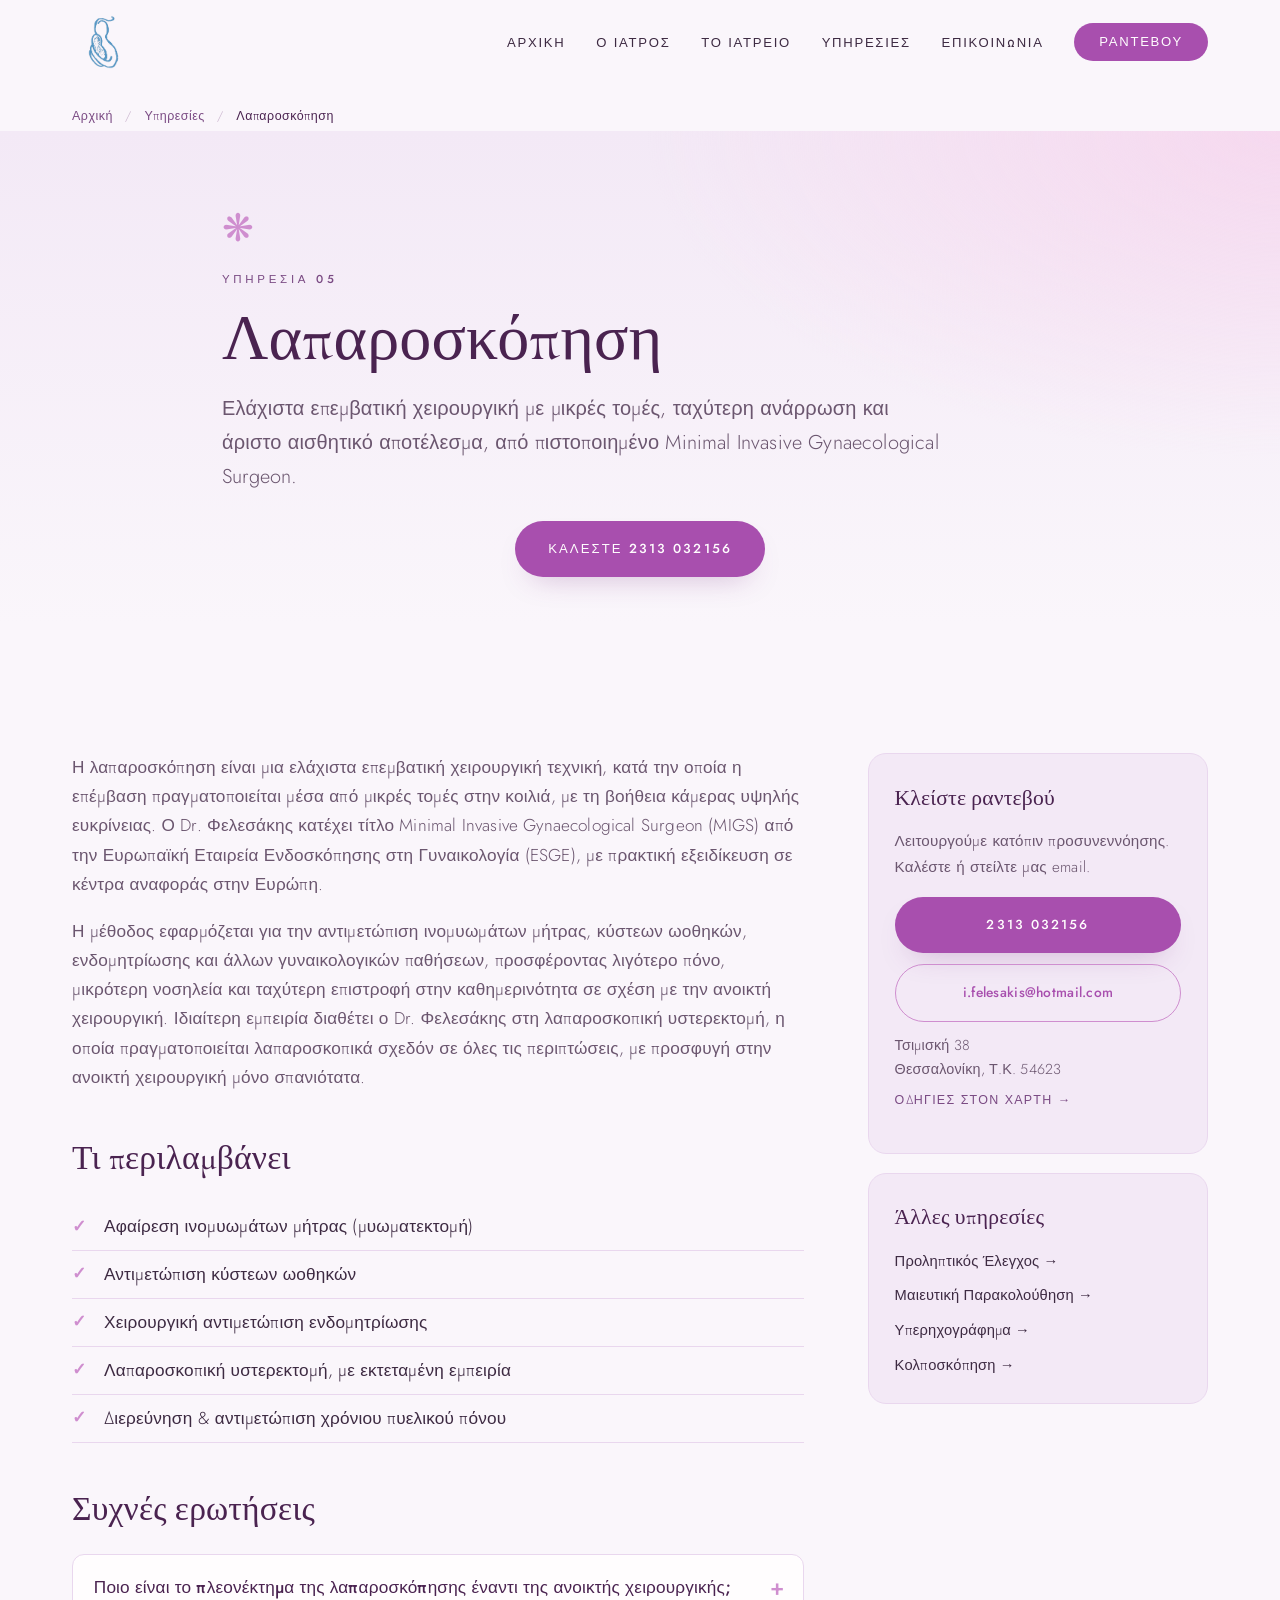
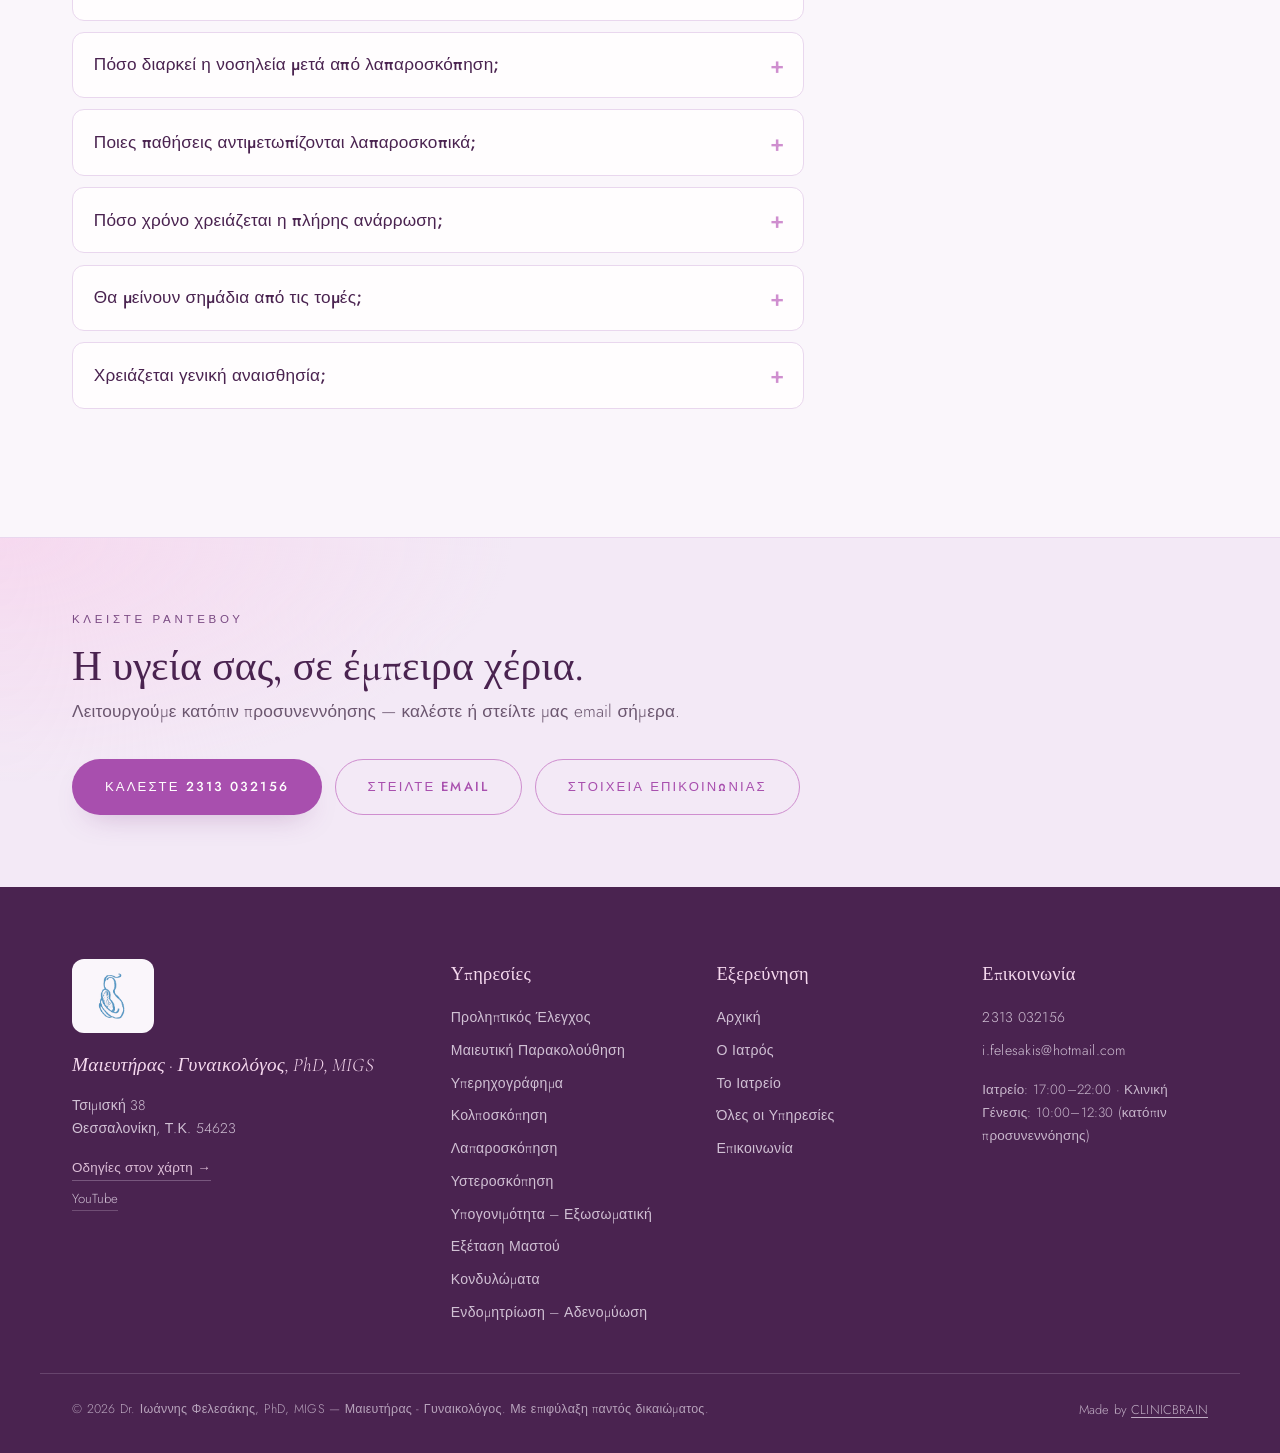
<file: ypiresies/laparoskopisi.html>
<!DOCTYPE html>
<html lang="el">
<head>
  <meta charset="UTF-8" />
  <meta name="viewport" content="width=device-width, initial-scale=1.0" />
  <title>Λαπαροσκόπηση Θεσσαλονίκη | Ιωάννης Φελεσάκης</title>
  <meta name="description" content="Γυναικολογική λαπαροσκόπηση στη Θεσσαλονίκη από τον Dr. Ιωάννη Φελεσάκη, MIGS (ESGE) — ινομυώματα, κύστεις ωοθηκών, ενδομητρίωση." />
  <meta name="keywords" content="λαπαροσκόπηση Θεσσαλονίκη, λαπαροσκοπικός γυναικολόγος, ενδομητρίωση, κύστη ωοθήκης, MIGS" />
  <meta name="author" content="Dr. Ιωάννης Φελεσάκης" />
  <meta name="robots" content="index, follow, max-image-preview:large" />
  <meta name="theme-color" content="#f5edf7" />
  <link rel="canonical" href="https://felesakis.gr/ypiresies/laparoskopisi.html" />

  <meta property="og:site_name" content="Ιωάννης Φελεσάκης" />
  <meta property="og:locale" content="el_GR" />
  <meta property="og:type" content="article" />
  <meta property="og:title" content="Λαπαροσκόπηση Θεσσαλονίκη | Ιωάννης Φελεσάκης" />
  <meta property="og:description" content="Γυναικολογική λαπαροσκόπηση στη Θεσσαλονίκη από τον Dr. Ιωάννη Φελεσάκη, MIGS (ESGE) — ινομυώματα, κύστεις ωοθηκών, ενδομητρίωση." />
  <meta property="og:url" content="https://felesakis.gr/ypiresies/laparoskopisi.html" />
  <meta property="og:image" content="https://felesakis.gr/assets/og-image.jpg" />
  <meta name="twitter:card" content="summary_large_image" />
  <meta name="twitter:title" content="Λαπαροσκόπηση Θεσσαλονίκη | Ιωάννης Φελεσάκης" />
  <meta name="twitter:description" content="Γυναικολογική λαπαροσκόπηση στη Θεσσαλονίκη από τον Dr. Ιωάννη Φελεσάκη, MIGS (ESGE) — ινομυώματα, κύστεις ωοθηκών, ενδομητρίωση." />
  <meta name="twitter:image" content="https://felesakis.gr/assets/og-image.jpg" />

  <link rel="icon" type="image/png" href="../assets/favicon-32.png" />
  <link rel="apple-touch-icon" href="../assets/apple-touch-icon.png" />
  <link rel="preconnect" href="https://fonts.googleapis.com" />
  <link rel="preconnect" href="https://fonts.gstatic.com" crossorigin />
  <link href="https://fonts.googleapis.com/css2?family=Cormorant+Garamond:ital,wght@0,400;0,500;0,600;1,400;1,500&family=Jost:wght@300;400;500;600&display=swap" rel="stylesheet" />
  <link rel="stylesheet" href="../styles.css" />
  <script type="application/ld+json">{"@context": "https://schema.org", "@type": ["Physician", "MedicalBusiness", "LocalBusiness"], "@id": "https://felesakis.gr/#clinic", "name": "Ιωάννης Φελεσάκης", "alternateName": "Dr. Ιωάννης Φελεσάκης, PhD, MIGS — Γυναικολόγος", "url": "https://felesakis.gr/", "telephone": "+302313032156", "email": "i.felesakis@hotmail.com", "image": "https://felesakis.gr/assets/og-image.jpg", "logo": "https://felesakis.gr/assets/logo-mark.png", "priceRange": "€€", "currenciesAccepted": "EUR", "medicalSpecialty": "Gynecologic", "hasMap": "https://www.google.com/maps/dir/?api=1&destination=%CE%A4%CF%83%CE%B9%CE%BC%CE%B9%CF%83%CE%BA%CE%AE+38%2C+%CE%98%CE%B5%CF%83%CF%83%CE%B1%CE%BB%CE%BF%CE%BD%CE%AF%CE%BA%CE%B7+546+23", "geo": {"@type": "GeoCoordinates", "latitude": 40.632834, "longitude": 22.942239}, "address": {"@type": "PostalAddress", "streetAddress": "Τσιμισκή 38", "addressLocality": "Θεσσαλονίκη", "postalCode": "54623", "addressCountry": "GR"}, "openingHoursSpecification": [{"@type": "OpeningHoursSpecification", "dayOfWeek": ["Monday", "Tuesday", "Wednesday", "Thursday", "Friday"], "opens": "17:00", "closes": "22:00"}], "sameAs": ["https://www.youtube.com/channel/UCQ5oIycoXh8OLL2Y0oL8ktg"]}</script>
  <script type="application/ld+json">{"@context": "https://schema.org", "@type": "BreadcrumbList", "itemListElement": [{"@type": "ListItem", "position": 1, "name": "Αρχική", "item": "https://felesakis.gr/index.html"}, {"@type": "ListItem", "position": 2, "name": "Υπηρεσίες", "item": "https://felesakis.gr/ypiresies/index.html"}, {"@type": "ListItem", "position": 3, "name": "Λαπαροσκόπηση", "item": "https://felesakis.gr/ypiresies/laparoskopisi.html"}]}</script>
  <script type="application/ld+json">{"@context": "https://schema.org", "@type": "MedicalProcedure", "name": "Λαπαροσκόπηση", "description": "Γυναικολογική λαπαροσκόπηση στη Θεσσαλονίκη από τον Dr. Ιωάννη Φελεσάκη, MIGS (ESGE) — ινομυώματα, κύστεις ωοθηκών, ενδομητρίωση.", "url": "https://felesakis.gr/ypiresies/laparoskopisi.html", "provider": {"@id": "https://felesakis.gr/#clinic"}}</script>
  <script type="application/ld+json">{"@context": "https://schema.org", "@type": "FAQPage", "mainEntity": [{"@type": "Question", "name": "Ποιο είναι το πλεονέκτημα της λαπαροσκόπησης έναντι της ανοικτής χειρουργικής;", "acceptedAnswer": {"@type": "Answer", "text": "Μικρότερες τομές, λιγότερος μετεγχειρητικός πόνος, μικρότερη διάρκεια νοσηλείας και ταχύτερη επιστροφή στις καθημερινές δραστηριότητες."}}, {"@type": "Question", "name": "Πόσο διαρκεί η νοσηλεία μετά από λαπαροσκόπηση;", "acceptedAnswer": {"@type": "Answer", "text": "Συνήθως 1 ημέρα, σπανίως 2, ανάλογα με το είδος και την έκταση της επέμβασης."}}, {"@type": "Question", "name": "Ποιες παθήσεις αντιμετωπίζονται λαπαροσκοπικά;", "acceptedAnswer": {"@type": "Answer", "text": "Ινομυώματα, κύστεις ωοθηκών, ενδομητρίωση, συμφύσεις, καθώς και υστερεκτομή — η οποία, χάρη στην εκτεταμένη εμπειρία του Dr. Φελεσάκη, πραγματοποιείται λαπαροσκοπικά σχεδόν πάντα, και μόνο σπανιότατα με ανοικτή τεχνική."}}, {"@type": "Question", "name": "Πόσο χρόνο χρειάζεται η πλήρης ανάρρωση;", "acceptedAnswer": {"@type": "Answer", "text": "Η πλειονότητα των γυναικών επιστρέφει σε ήπιες δραστηριότητες μέσα σε 1-2 εβδομάδες, ανάλογα με την επέμβαση."}}, {"@type": "Question", "name": "Θα μείνουν σημάδια από τις τομές;", "acceptedAnswer": {"@type": "Answer", "text": "Οι τομές είναι πολύ μικρές (συνήθως 0,5-1 εκ.) και τα σημάδια είναι ελάχιστα ορατά με τον χρόνο."}}, {"@type": "Question", "name": "Χρειάζεται γενική αναισθησία;", "acceptedAnswer": {"@type": "Answer", "text": "Ναι, η λαπαροσκόπηση πραγματοποιείται υπό γενική αναισθησία σε οργανωμένο χειρουργικό περιβάλλον."}}]}</script>
</head>
<body>
  <a class="skip-link" href="#main">Μετάβαση στο περιεχόμενο</a>
  <header class="site-header" id="top">
    <nav class="nav container" aria-label="Κύρια πλοήγηση">
      <a href="../index.html" class="brand" aria-label="Ιωάννης Φελεσάκης — Αρχική">
        <img src="../assets/logo-mark.png" alt="Ιωάννης Φελεσάκης" class="brand-logo" width="700" height="700" />
      </a>
      <button class="nav-toggle" aria-label="Άνοιγμα μενού" aria-expanded="false"><span></span><span></span><span></span></button>
      <ul class="nav-links">
        <li><a href="../index.html">Αρχική</a></li>
        <li><a href="../i-giatros.html">Ο Ιατρός</a></li>
        <li><a href="../to-iatreio.html">Το Ιατρείο</a></li>
        <li class="has-sub">
          <a href="../ypiresies/index.html" aria-current="page">Υπηρεσίες</a>
          <ul class="sub">
            <li><a href="../ypiresies/proliptikos-elegxos.html">Προληπτικός Έλεγχος</a></li>
            <li><a href="../ypiresies/maieutiki-parakolouthisi.html">Μαιευτική Παρακολούθηση</a></li>
            <li><a href="../ypiresies/yperixografima-ydroyperixografia.html">Υπερηχογράφημα</a></li>
            <li><a href="../ypiresies/kolposkopisi.html">Κολποσκόπηση</a></li>
            <li><a href="../ypiresies/laparoskopisi.html">Λαπαροσκόπηση</a></li>
            <li><a href="../ypiresies/ysteroskopisi.html">Υστεροσκόπηση</a></li>
            <li><a href="../ypiresies/ypogonimotita-exosomatiki.html">Υπογονιμότητα &ndash; Εξωσωματική</a></li>
            <li><a href="../ypiresies/exetasi-mastou.html">Εξέταση Μαστού</a></li>
            <li><a href="../ypiresies/kondylomata.html">Κονδυλώματα</a></li>
            <li><a href="../ypiresies/endomitriosi-adenomyosi.html">Ενδομητρίωση &ndash; Αδενομύωση</a></li>
          </ul>
        </li>
        <li><a href="../epikoinonia.html">Επικοινωνία</a></li>
        <li><a href="../epikoinonia.html" class="btn btn-nav">Ραντεβού</a></li>
      </ul>
    </nav>
  </header>
  <nav class="crumbs container" aria-label="Breadcrumb"><a href="../index.html">Αρχική</a> <span class="sep">/</span> <a href="../ypiresies/index.html">Υπηρεσίες</a> <span class="sep">/</span> <span aria-current="page">Λαπαροσκόπηση</span></nav>
  <main id="main">
    <section class="page-hero page-hero--svc">
      <div class="container">
        <span class="svc-hero-icon" aria-hidden="true">❋</span>
        <p class="eyebrow reveal">Υπηρεσία 05</p>
        <h1 class="page-title reveal">Λαπαροσκόπηση</h1>
        <p class="page-lead reveal">Ελάχιστα επεμβατική χειρουργική με μικρές τομές, ταχύτερη ανάρρωση και άριστο αισθητικό αποτέλεσμα, από πιστοποιημένο Minimal Invasive Gynaecological Surgeon.</p>
        <div class="hero-actions reveal"><a href="tel:+302313032156" class="btn btn-primary">Καλέστε 2313 032156</a></div>
      </div>
    </section>

    <section class="svc-detail">
      <div class="container svc-detail-grid">
        <article class="svc-body">
          <p class="reveal">Η λαπαροσκόπηση είναι μια ελάχιστα επεμβατική χειρουργική τεχνική, κατά την οποία η επέμβαση πραγματοποιείται μέσα από μικρές τομές στην κοιλιά, με τη βοήθεια κάμερας υψηλής ευκρίνειας. Ο Dr. Φελεσάκης κατέχει τίτλο Minimal Invasive Gynaecological Surgeon (MIGS) από την Ευρωπαϊκή Εταιρεία Ενδοσκόπησης στη Γυναικολογία (ESGE), με πρακτική εξειδίκευση σε κέντρα αναφοράς στην Ευρώπη.</p>
          <p class="reveal">Η μέθοδος εφαρμόζεται για την αντιμετώπιση ινομυωμάτων μήτρας, κύστεων ωοθηκών, ενδομητρίωσης και άλλων γυναικολογικών παθήσεων, προσφέροντας λιγότερο πόνο, μικρότερη νοσηλεία και ταχύτερη επιστροφή στην καθημερινότητα σε σχέση με την ανοικτή χειρουργική. Ιδιαίτερη εμπειρία διαθέτει ο Dr. Φελεσάκης στη λαπαροσκοπική υστερεκτομή, η οποία πραγματοποιείται λαπαροσκοπικά σχεδόν σε όλες τις περιπτώσεις, με προσφυγή στην ανοικτή χειρουργική μόνο σπανιότατα.</p>

          <h2 class="reveal">Τι περιλαμβάνει</h2>
          <ul class="ticks">
            <li class="reveal">Αφαίρεση ινομυωμάτων μήτρας (μυωματεκτομή)</li>
            <li class="reveal">Αντιμετώπιση κύστεων ωοθηκών</li>
            <li class="reveal">Χειρουργική αντιμετώπιση ενδομητρίωσης</li>
            <li class="reveal">Λαπαροσκοπική υστερεκτομή, με εκτεταμένη εμπειρία</li>
            <li class="reveal">Διερεύνηση &amp; αντιμετώπιση χρόνιου πυελικού πόνου</li>
          </ul>

          <h2 class="reveal">Συχνές ερωτήσεις</h2>
          <div class="faq">
            <details class="faq-item reveal"><summary>Ποιο είναι το πλεονέκτημα της λαπαροσκόπησης έναντι της ανοικτής χειρουργικής;</summary><p>Μικρότερες τομές, λιγότερος μετεγχειρητικός πόνος, μικρότερη διάρκεια νοσηλείας και ταχύτερη επιστροφή στις καθημερινές δραστηριότητες.</p></details>
            <details class="faq-item reveal"><summary>Πόσο διαρκεί η νοσηλεία μετά από λαπαροσκόπηση;</summary><p>Συνήθως 1 ημέρα, σπανίως 2, ανάλογα με το είδος και την έκταση της επέμβασης.</p></details>
            <details class="faq-item reveal"><summary>Ποιες παθήσεις αντιμετωπίζονται λαπαροσκοπικά;</summary><p>Ινομυώματα, κύστεις ωοθηκών, ενδομητρίωση, συμφύσεις, καθώς και υστερεκτομή — η οποία, χάρη στην εκτεταμένη εμπειρία του Dr. Φελεσάκη, πραγματοποιείται λαπαροσκοπικά σχεδόν πάντα, και μόνο σπανιότατα με ανοικτή τεχνική.</p></details>
            <details class="faq-item reveal"><summary>Πόσο χρόνο χρειάζεται η πλήρης ανάρρωση;</summary><p>Η πλειονότητα των γυναικών επιστρέφει σε ήπιες δραστηριότητες μέσα σε 1-2 εβδομάδες, ανάλογα με την επέμβαση.</p></details>
            <details class="faq-item reveal"><summary>Θα μείνουν σημάδια από τις τομές;</summary><p>Οι τομές είναι πολύ μικρές (συνήθως 0,5-1 εκ.) και τα σημάδια είναι ελάχιστα ορατά με τον χρόνο.</p></details>
            <details class="faq-item reveal"><summary>Χρειάζεται γενική αναισθησία;</summary><p>Ναι, η λαπαροσκόπηση πραγματοποιείται υπό γενική αναισθησία σε οργανωμένο χειρουργικό περιβάλλον.</p></details>
          </div>
        </article>

        <aside class="svc-aside">
          <div class="aside-card reveal">
            <h3>Κλείστε ραντεβού</h3>
            <p>Λειτουργούμε κατόπιν προσυνεννόησης. Καλέστε ή στείλτε μας email.</p>
            <a href="tel:+302313032156" class="btn btn-primary btn-block">2313 032156</a>
            <a href="mailto:i.felesakis@hotmail.com" class="btn btn-ghost btn-block btn-email">i.felesakis@hotmail.com</a>
            <p class="aside-meta"><a class="map-link" href="https://www.google.com/maps/dir/?api=1&amp;destination=%CE%A4%CF%83%CE%B9%CE%BC%CE%B9%CF%83%CE%BA%CE%AE+38%2C+%CE%98%CE%B5%CF%83%CF%83%CE%B1%CE%BB%CE%BF%CE%BD%CE%AF%CE%BA%CE%B7+546+23" target="_blank" rel="noopener noreferrer">Τσιμισκή 38<br />Θεσσαλονίκη, Τ.Κ. 54623<span class="map-link-cta">Οδηγίες στον χάρτη &rarr;</span></a></p>
          </div>
          <div class="aside-card reveal">
            <h3>Άλλες υπηρεσίες</h3>
            <nav class="aside-links">
              <a href="proliptikos-elegxos.html">Προληπτικός Έλεγχος →</a>
              <a href="maieutiki-parakolouthisi.html">Μαιευτική Παρακολούθηση →</a>
              <a href="yperixografima-ydroyperixografia.html">Υπερηχογράφημα →</a>
              <a href="kolposkopisi.html">Κολποσκόπηση →</a>
            </nav>
          </div>
        </aside>
      </div>
    </section>
  </main>
  <section class="cta-band">
    <div class="container cta-inner">
      <div>
        <p class="eyebrow">Κλείστε ραντεβού</p>
        <h2 class="cta-title">Η υγεία σας, σε έμπειρα χέρια.</h2>
        <p class="cta-sub">Λειτουργούμε κατόπιν προσυνεννόησης — καλέστε ή στείλτε μας email σήμερα.</p>
      </div>
      <div class="cta-actions">
        <a href="tel:+302313032156" class="btn btn-primary">Καλέστε 2313 032156</a>
        <a href="mailto:i.felesakis@hotmail.com" class="btn btn-ghost">Στείλτε Email</a>
        <a href="../epikoinonia.html" class="btn btn-ghost">Στοιχεία Επικοινωνίας</a>
      </div>
    </div>
  </section>
  <footer class="site-footer">
    <div class="container footer-inner">
      <div class="footer-brand">
        <img src="../assets/logo-mark.png" alt="Ιωάννης Φελεσάκης" class="footer-logo" width="700" height="700" />
        <p class="footer-tag">Μαιευτήρας &middot; Γυναικολόγος, PhD, MIGS</p>
        <p class="footer-addr">
          Τσιμισκή 38<br />
          Θεσσαλονίκη, Τ.Κ. 54623
        </p>
        <a class="footer-map" href="https://www.google.com/maps/dir/?api=1&amp;destination=%CE%A4%CF%83%CE%B9%CE%BC%CE%B9%CF%83%CE%BA%CE%AE+38%2C+%CE%98%CE%B5%CF%83%CF%83%CE%B1%CE%BB%CE%BF%CE%BD%CE%AF%CE%BA%CE%B7+546+23" target="_blank" rel="noopener noreferrer">Οδηγίες στον χάρτη &rarr;</a>
        <div class="footer-social">
          <a href="https://www.youtube.com/channel/UCQ5oIycoXh8OLL2Y0oL8ktg" target="_blank" rel="noopener noreferrer" aria-label="YouTube">YouTube</a>
        </div>
      </div>

      <div class="footer-col">
        <h3>Υπηρεσίες</h3>
        <nav aria-label="Υπηρεσίες" class="footer-links">
          <a href="../ypiresies/proliptikos-elegxos.html">Προληπτικός Έλεγχος</a>
          <a href="../ypiresies/maieutiki-parakolouthisi.html">Μαιευτική Παρακολούθηση</a>
          <a href="../ypiresies/yperixografima-ydroyperixografia.html">Υπερηχογράφημα</a>
          <a href="../ypiresies/kolposkopisi.html">Κολποσκόπηση</a>
          <a href="../ypiresies/laparoskopisi.html">Λαπαροσκόπηση</a>
          <a href="../ypiresies/ysteroskopisi.html">Υστεροσκόπηση</a>
          <a href="../ypiresies/ypogonimotita-exosomatiki.html">Υπογονιμότητα &ndash; Εξωσωματική</a>
          <a href="../ypiresies/exetasi-mastou.html">Εξέταση Μαστού</a>
          <a href="../ypiresies/kondylomata.html">Κονδυλώματα</a>
          <a href="../ypiresies/endomitriosi-adenomyosi.html">Ενδομητρίωση &ndash; Αδενομύωση</a>
        </nav>
      </div>

      <div class="footer-col">
        <h3>Εξερεύνηση</h3>
        <nav aria-label="Πλοήγηση" class="footer-links">
          <a href="../index.html">Αρχική</a>
          <a href="../i-giatros.html">Ο Ιατρός</a>
          <a href="../to-iatreio.html">Το Ιατρείο</a>
          <a href="../ypiresies/index.html">Όλες οι Υπηρεσίες</a>
          <a href="../epikoinonia.html">Επικοινωνία</a>
        </nav>
      </div>

      <div class="footer-col">
        <h3>Επικοινωνία</h3>
        <nav aria-label="Επικοινωνία" class="footer-links">
          <a href="tel:+302313032156">2313 032156</a>
          <a href="mailto:i.felesakis@hotmail.com">i.felesakis@hotmail.com</a>
        </nav>
        <p class="footer-hours">Ιατρείο: 17:00–22:00 &middot; Κλινική Γένεσις: 10:00–12:30 (κατόπιν προσυνεννόησης)</p>
      </div>
    </div>

    <div class="footer-bottom">
      <p class="footer-copy">© <span id="year">2026</span> Dr. Ιωάννης Φελεσάκης, PhD, MIGS — Μαιευτήρας - Γυναικολόγος. Με επιφύλαξη παντός δικαιώματος.</p>
      <p class="cb-credit">Made by <a href="https://clinicbrain.gr/?utm_source=client-site&amp;utm_medium=footer&amp;utm_campaign=made-by" target="_blank" rel="noopener noreferrer">CLINICBRAIN</a></p>
    </div>
  </footer>
  <script src="../main.js" defer></script>
</body>
</html>
</file>
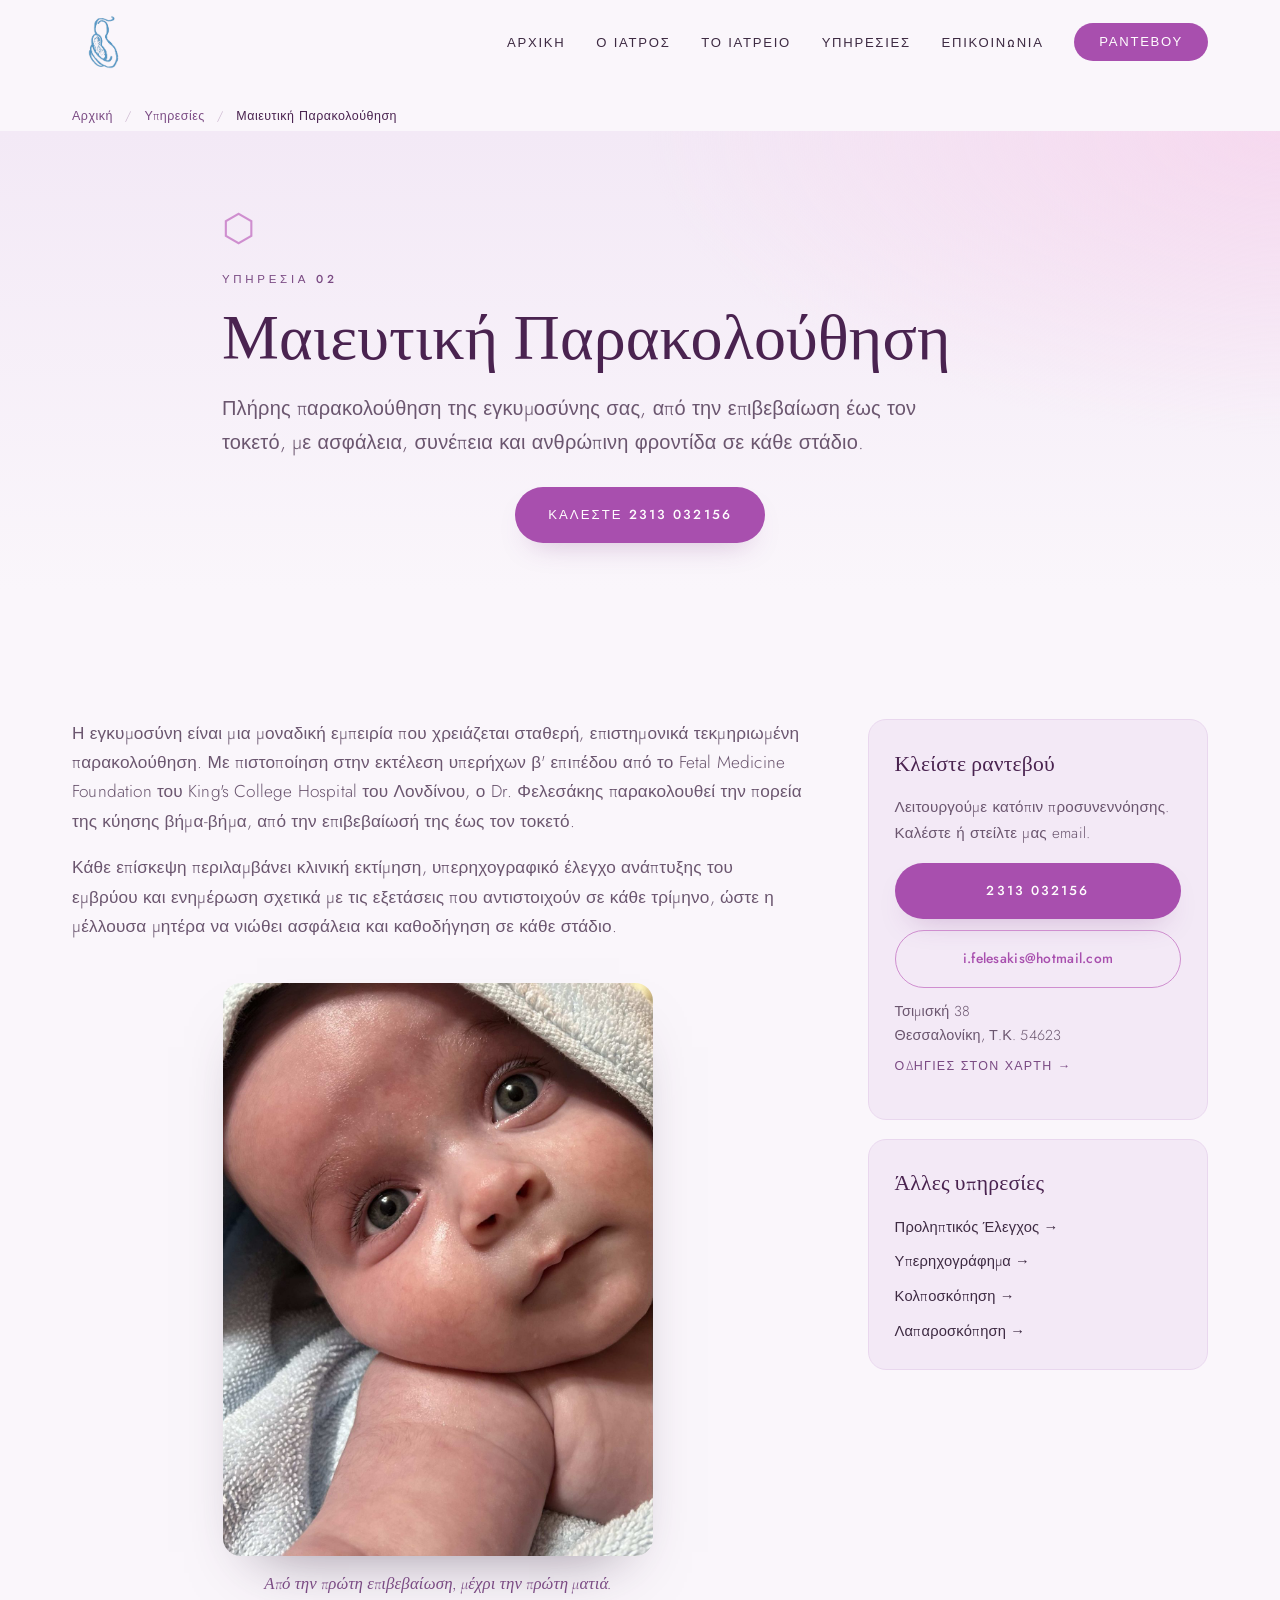
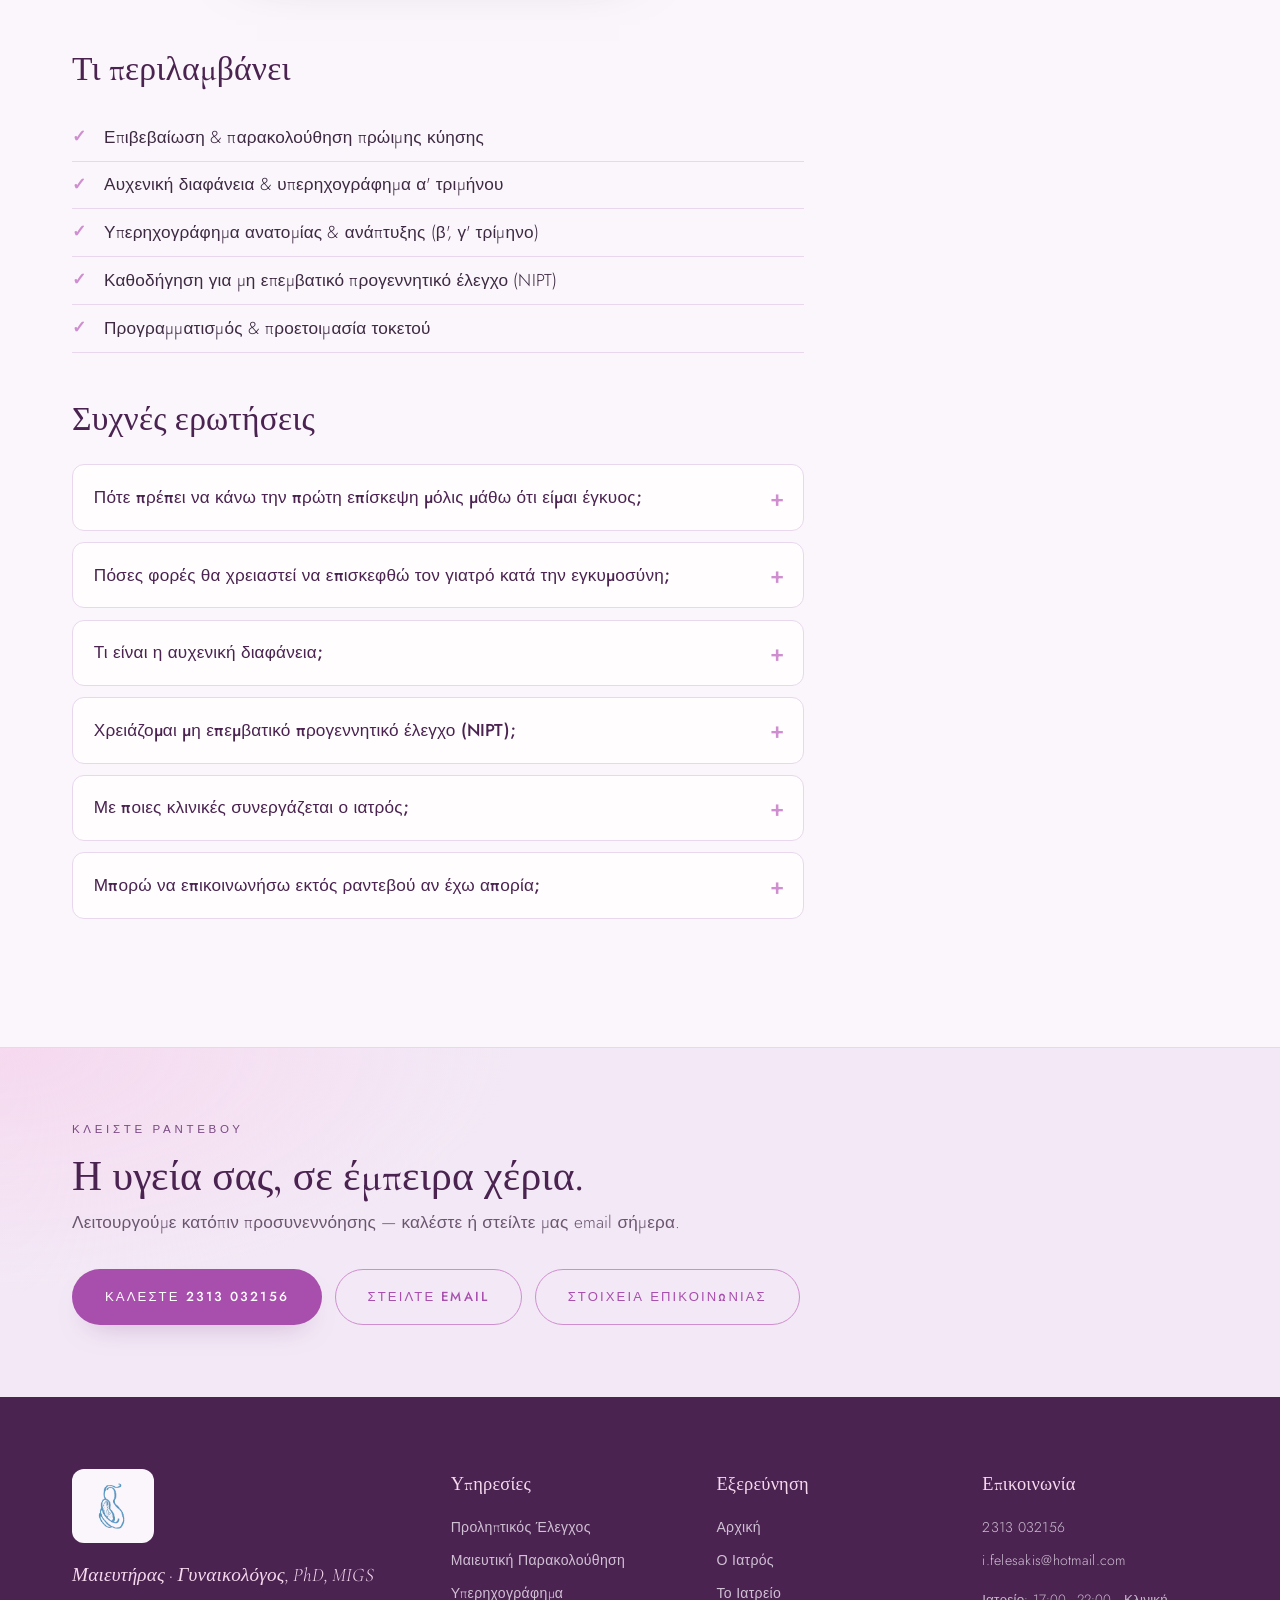
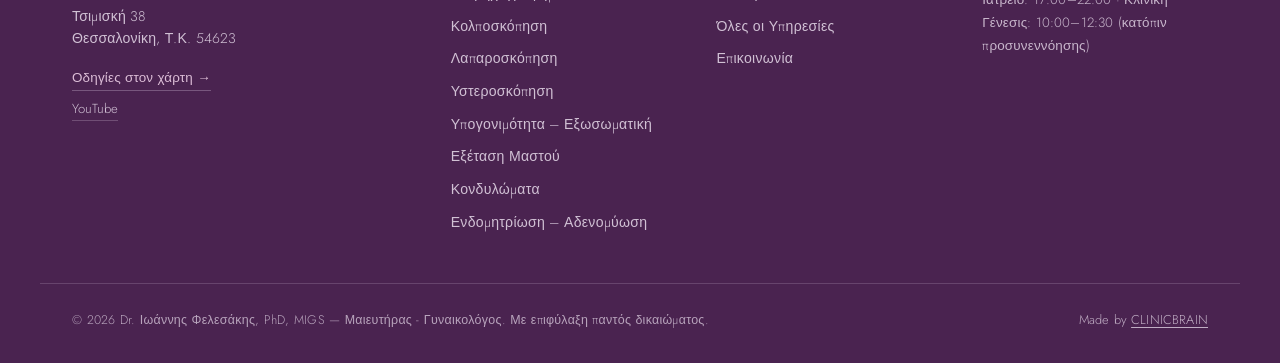
<file: ypiresies/maieutiki-parakolouthisi.html>
<!DOCTYPE html>
<html lang="el">
<head>
  <meta charset="UTF-8" />
  <meta name="viewport" content="width=device-width, initial-scale=1.0" />
  <title>Μαιευτική Παρακολούθηση Θεσσαλονίκη | Ιωάννης Φελεσάκης</title>
  <meta name="description" content="Μαιευτική παρακολούθηση εγκυμοσύνης στη Θεσσαλονίκη — υπέρηχοι, προγεννητικός έλεγχος και καθοδήγηση σε κάθε στάδιο, από τον Dr. Ιωάννη Φελεσάκη." />
  <meta name="keywords" content="μαιευτική παρακολούθηση Θεσσαλονίκη, παρακολούθηση εγκυμοσύνης, μαιευτήρας Θεσσαλονίκη, προγεννητικός έλεγχος" />
  <meta name="author" content="Dr. Ιωάννης Φελεσάκης" />
  <meta name="robots" content="index, follow, max-image-preview:large" />
  <meta name="theme-color" content="#f5edf7" />
  <link rel="canonical" href="https://felesakis.gr/ypiresies/maieutiki-parakolouthisi.html" />

  <meta property="og:site_name" content="Ιωάννης Φελεσάκης" />
  <meta property="og:locale" content="el_GR" />
  <meta property="og:type" content="article" />
  <meta property="og:title" content="Μαιευτική Παρακολούθηση Θεσσαλονίκη | Ιωάννης Φελεσάκης" />
  <meta property="og:description" content="Μαιευτική παρακολούθηση εγκυμοσύνης στη Θεσσαλονίκη — υπέρηχοι, προγεννητικός έλεγχος και καθοδήγηση σε κάθε στάδιο, από τον Dr. Ιωάννη Φελεσάκη." />
  <meta property="og:url" content="https://felesakis.gr/ypiresies/maieutiki-parakolouthisi.html" />
  <meta property="og:image" content="https://felesakis.gr/assets/moro.jpg" />
  <meta name="twitter:card" content="summary_large_image" />
  <meta name="twitter:title" content="Μαιευτική Παρακολούθηση Θεσσαλονίκη | Ιωάννης Φελεσάκης" />
  <meta name="twitter:description" content="Μαιευτική παρακολούθηση εγκυμοσύνης στη Θεσσαλονίκη — υπέρηχοι, προγεννητικός έλεγχος και καθοδήγηση σε κάθε στάδιο, από τον Dr. Ιωάννη Φελεσάκη." />
  <meta name="twitter:image" content="https://felesakis.gr/assets/moro.jpg" />

  <link rel="icon" type="image/png" href="../assets/favicon-32.png" />
  <link rel="apple-touch-icon" href="../assets/apple-touch-icon.png" />
  <link rel="preconnect" href="https://fonts.googleapis.com" />
  <link rel="preconnect" href="https://fonts.gstatic.com" crossorigin />
  <link href="https://fonts.googleapis.com/css2?family=Cormorant+Garamond:ital,wght@0,400;0,500;0,600;1,400;1,500&family=Jost:wght@300;400;500;600&display=swap" rel="stylesheet" />
  <link rel="stylesheet" href="../styles.css" />
  <script type="application/ld+json">{"@context": "https://schema.org", "@type": ["Physician", "MedicalBusiness", "LocalBusiness"], "@id": "https://felesakis.gr/#clinic", "name": "Ιωάννης Φελεσάκης", "alternateName": "Dr. Ιωάννης Φελεσάκης, PhD, MIGS — Γυναικολόγος", "url": "https://felesakis.gr/", "telephone": "+302313032156", "email": "i.felesakis@hotmail.com", "image": "https://felesakis.gr/assets/og-image.jpg", "logo": "https://felesakis.gr/assets/logo-mark.png", "priceRange": "€€", "currenciesAccepted": "EUR", "medicalSpecialty": "Gynecologic", "hasMap": "https://www.google.com/maps/dir/?api=1&destination=%CE%A4%CF%83%CE%B9%CE%BC%CE%B9%CF%83%CE%BA%CE%AE+38%2C+%CE%98%CE%B5%CF%83%CF%83%CE%B1%CE%BB%CE%BF%CE%BD%CE%AF%CE%BA%CE%B7+546+23", "geo": {"@type": "GeoCoordinates", "latitude": 40.632834, "longitude": 22.942239}, "address": {"@type": "PostalAddress", "streetAddress": "Τσιμισκή 38", "addressLocality": "Θεσσαλονίκη", "postalCode": "54623", "addressCountry": "GR"}, "openingHoursSpecification": [{"@type": "OpeningHoursSpecification", "dayOfWeek": ["Monday", "Tuesday", "Wednesday", "Thursday", "Friday"], "opens": "17:00", "closes": "22:00"}], "sameAs": ["https://www.youtube.com/channel/UCQ5oIycoXh8OLL2Y0oL8ktg"]}</script>
  <script type="application/ld+json">{"@context": "https://schema.org", "@type": "BreadcrumbList", "itemListElement": [{"@type": "ListItem", "position": 1, "name": "Αρχική", "item": "https://felesakis.gr/index.html"}, {"@type": "ListItem", "position": 2, "name": "Υπηρεσίες", "item": "https://felesakis.gr/ypiresies/index.html"}, {"@type": "ListItem", "position": 3, "name": "Μαιευτική Παρακολούθηση", "item": "https://felesakis.gr/ypiresies/maieutiki-parakolouthisi.html"}]}</script>
  <script type="application/ld+json">{"@context": "https://schema.org", "@type": "MedicalProcedure", "name": "Μαιευτική Παρακολούθηση", "description": "Μαιευτική παρακολούθηση εγκυμοσύνης στη Θεσσαλονίκη — υπέρηχοι, προγεννητικός έλεγχος και καθοδήγηση σε κάθε στάδιο, από τον Dr. Ιωάννη Φελεσάκη.", "url": "https://felesakis.gr/ypiresies/maieutiki-parakolouthisi.html", "provider": {"@id": "https://felesakis.gr/#clinic"}}</script>
  <script type="application/ld+json">{"@context": "https://schema.org", "@type": "FAQPage", "mainEntity": [{"@type": "Question", "name": "Πότε πρέπει να κάνω την πρώτη επίσκεψη μόλις μάθω ότι είμαι έγκυος;", "acceptedAnswer": {"@type": "Answer", "text": "Συνιστάται επίσκεψη μόλις γίνει το τεστ εγκυμοσύνης, για επιβεβαίωση με υπερηχογράφημα και έναρξη της παρακολούθησης."}}, {"@type": "Question", "name": "Πόσες φορές θα χρειαστεί να επισκεφθώ τον γιατρό κατά την εγκυμοσύνη;", "acceptedAnswer": {"@type": "Answer", "text": "Η συχνότητα εξαρτάται από την πορεία της κύησης, συνήθως μηνιαία στο πρώτο και δεύτερο τρίμηνο και πιο συχνά προς το τέλος."}}, {"@type": "Question", "name": "Τι είναι η αυχενική διαφάνεια;", "acceptedAnswer": {"@type": "Answer", "text": "Είναι υπερηχογραφική μέτρηση στο α' τρίμηνο που, σε συνδυασμό με αιματολογικές εξετάσεις, εκτιμά τον κίνδυνο χρωμοσωμικών ανωμαλιών."}}, {"@type": "Question", "name": "Χρειάζομαι μη επεμβατικό προγεννητικό έλεγχο (NIPT);", "acceptedAnswer": {"@type": "Answer", "text": "Είναι μια προαιρετική εξέταση αίματος υψηλής ακρίβειας. Συζητάμε μαζί σας αν και πότε ενδείκνυται, ανάλογα με το ιστορικό σας."}}, {"@type": "Question", "name": "Με ποιες κλινικές συνεργάζεται ο ιατρός;", "acceptedAnswer": {"@type": "Answer", "text": "Ο Dr. Φελεσάκης συνεργάζεται με τις κλινικές Γένεσις, Διαβαλκανικό, Βιοκλινική και Άγιο Λουκά στη Θεσσαλονίκη, καθώς και με το ΙΑΣΩ Αθηνών και το ΙΑΣΩ Θεσσαλίας. Σε όλες παρίσταται και η μαία του ιατρείου."}}, {"@type": "Question", "name": "Μπορώ να επικοινωνήσω εκτός ραντεβού αν έχω απορία;", "acceptedAnswer": {"@type": "Answer", "text": "Ναι, για επείγοντα ερωτήματα κατά την εγκυμοσύνη μπορείτε να επικοινωνήσετε τηλεφωνικά με το ιατρείο, καθώς και με τη μαία του ιατρείου."}}]}</script>
</head>
<body>
  <a class="skip-link" href="#main">Μετάβαση στο περιεχόμενο</a>
  <header class="site-header" id="top">
    <nav class="nav container" aria-label="Κύρια πλοήγηση">
      <a href="../index.html" class="brand" aria-label="Ιωάννης Φελεσάκης — Αρχική">
        <img src="../assets/logo-mark.png" alt="Ιωάννης Φελεσάκης" class="brand-logo" width="700" height="700" />
      </a>
      <button class="nav-toggle" aria-label="Άνοιγμα μενού" aria-expanded="false"><span></span><span></span><span></span></button>
      <ul class="nav-links">
        <li><a href="../index.html">Αρχική</a></li>
        <li><a href="../i-giatros.html">Ο Ιατρός</a></li>
        <li><a href="../to-iatreio.html">Το Ιατρείο</a></li>
        <li class="has-sub">
          <a href="../ypiresies/index.html" aria-current="page">Υπηρεσίες</a>
          <ul class="sub">
            <li><a href="../ypiresies/proliptikos-elegxos.html">Προληπτικός Έλεγχος</a></li>
            <li><a href="../ypiresies/maieutiki-parakolouthisi.html">Μαιευτική Παρακολούθηση</a></li>
            <li><a href="../ypiresies/yperixografima-ydroyperixografia.html">Υπερηχογράφημα</a></li>
            <li><a href="../ypiresies/kolposkopisi.html">Κολποσκόπηση</a></li>
            <li><a href="../ypiresies/laparoskopisi.html">Λαπαροσκόπηση</a></li>
            <li><a href="../ypiresies/ysteroskopisi.html">Υστεροσκόπηση</a></li>
            <li><a href="../ypiresies/ypogonimotita-exosomatiki.html">Υπογονιμότητα &ndash; Εξωσωματική</a></li>
            <li><a href="../ypiresies/exetasi-mastou.html">Εξέταση Μαστού</a></li>
            <li><a href="../ypiresies/kondylomata.html">Κονδυλώματα</a></li>
            <li><a href="../ypiresies/endomitriosi-adenomyosi.html">Ενδομητρίωση &ndash; Αδενομύωση</a></li>
          </ul>
        </li>
        <li><a href="../epikoinonia.html">Επικοινωνία</a></li>
        <li><a href="../epikoinonia.html" class="btn btn-nav">Ραντεβού</a></li>
      </ul>
    </nav>
  </header>
  <nav class="crumbs container" aria-label="Breadcrumb"><a href="../index.html">Αρχική</a> <span class="sep">/</span> <a href="../ypiresies/index.html">Υπηρεσίες</a> <span class="sep">/</span> <span aria-current="page">Μαιευτική Παρακολούθηση</span></nav>
  <main id="main">
    <section class="page-hero page-hero--svc">
      <div class="container">
        <span class="svc-hero-icon" aria-hidden="true">⬡</span>
        <p class="eyebrow reveal">Υπηρεσία 02</p>
        <h1 class="page-title reveal">Μαιευτική Παρακολούθηση</h1>
        <p class="page-lead reveal">Πλήρης παρακολούθηση της εγκυμοσύνης σας, από την επιβεβαίωση έως τον τοκετό, με ασφάλεια, συνέπεια και ανθρώπινη φροντίδα σε κάθε στάδιο.</p>
        <div class="hero-actions reveal"><a href="tel:+302313032156" class="btn btn-primary">Καλέστε 2313 032156</a></div>
      </div>
    </section>

    <section class="svc-detail">
      <div class="container svc-detail-grid">
        <article class="svc-body">
          <p class="reveal">Η εγκυμοσύνη είναι μια μοναδική εμπειρία που χρειάζεται σταθερή, επιστημονικά τεκμηριωμένη παρακολούθηση. Με πιστοποίηση στην εκτέλεση υπερήχων β&#39; επιπέδου από το Fetal Medicine Foundation του King&#39;s College Hospital του Λονδίνου, ο Dr. Φελεσάκης παρακολουθεί την πορεία της κύησης βήμα-βήμα, από την επιβεβαίωσή της έως τον τοκετό.</p>
          <p class="reveal">Κάθε επίσκεψη περιλαμβάνει κλινική εκτίμηση, υπερηχογραφικό έλεγχο ανάπτυξης του εμβρύου και ενημέρωση σχετικά με τις εξετάσεις που αντιστοιχούν σε κάθε τρίμηνο, ώστε η μέλλουσα μητέρα να νιώθει ασφάλεια και καθοδήγηση σε κάθε στάδιο.</p>

          <figure class="svc-figure reveal">
            <img src="../assets/moro.jpg" alt="Νεογέννητο μωρό τυλιγμένο σε πετσέτα" width="1200" height="1600" loading="lazy" decoding="async" />
            <figcaption>Από την πρώτη επιβεβαίωση, μέχρι την πρώτη ματιά.</figcaption>
          </figure>

          <h2 class="reveal">Τι περιλαμβάνει</h2>
          <ul class="ticks">
            <li class="reveal">Επιβεβαίωση &amp; παρακολούθηση πρώιμης κύησης</li>
            <li class="reveal">Αυχενική διαφάνεια &amp; υπερηχογράφημα α&#39; τριμήνου</li>
            <li class="reveal">Υπερηχογράφημα ανατομίας &amp; ανάπτυξης (β&#39;, γ&#39; τρίμηνο)</li>
            <li class="reveal">Καθοδήγηση για μη επεμβατικό προγεννητικό έλεγχο (NIPT)</li>
            <li class="reveal">Προγραμματισμός &amp; προετοιμασία τοκετού</li>
          </ul>

          <h2 class="reveal">Συχνές ερωτήσεις</h2>
          <div class="faq">
            <details class="faq-item reveal"><summary>Πότε πρέπει να κάνω την πρώτη επίσκεψη μόλις μάθω ότι είμαι έγκυος;</summary><p>Συνιστάται επίσκεψη μόλις γίνει το τεστ εγκυμοσύνης, για επιβεβαίωση με υπερηχογράφημα και έναρξη της παρακολούθησης.</p></details>
            <details class="faq-item reveal"><summary>Πόσες φορές θα χρειαστεί να επισκεφθώ τον γιατρό κατά την εγκυμοσύνη;</summary><p>Η συχνότητα εξαρτάται από την πορεία της κύησης, συνήθως μηνιαία στο πρώτο και δεύτερο τρίμηνο και πιο συχνά προς το τέλος.</p></details>
            <details class="faq-item reveal"><summary>Τι είναι η αυχενική διαφάνεια;</summary><p>Είναι υπερηχογραφική μέτρηση στο α&#39; τρίμηνο που, σε συνδυασμό με αιματολογικές εξετάσεις, εκτιμά τον κίνδυνο χρωμοσωμικών ανωμαλιών.</p></details>
            <details class="faq-item reveal"><summary>Χρειάζομαι μη επεμβατικό προγεννητικό έλεγχο (NIPT);</summary><p>Είναι μια προαιρετική εξέταση αίματος υψηλής ακρίβειας. Συζητάμε μαζί σας αν και πότε ενδείκνυται, ανάλογα με το ιστορικό σας.</p></details>
            <details class="faq-item reveal"><summary>Με ποιες κλινικές συνεργάζεται ο ιατρός;</summary><p>Ο Dr. Φελεσάκης συνεργάζεται με τις κλινικές Γένεσις, Διαβαλκανικό, Βιοκλινική και Άγιο Λουκά στη Θεσσαλονίκη, καθώς και με το ΙΑΣΩ Αθηνών και το ΙΑΣΩ Θεσσαλίας. Σε όλες παρίσταται και η μαία του ιατρείου.</p></details>
            <details class="faq-item reveal"><summary>Μπορώ να επικοινωνήσω εκτός ραντεβού αν έχω απορία;</summary><p>Ναι, για επείγοντα ερωτήματα κατά την εγκυμοσύνη μπορείτε να επικοινωνήσετε τηλεφωνικά με το ιατρείο, καθώς και με τη μαία του ιατρείου.</p></details>
          </div>
        </article>

        <aside class="svc-aside">
          <div class="aside-card reveal">
            <h3>Κλείστε ραντεβού</h3>
            <p>Λειτουργούμε κατόπιν προσυνεννόησης. Καλέστε ή στείλτε μας email.</p>
            <a href="tel:+302313032156" class="btn btn-primary btn-block">2313 032156</a>
            <a href="mailto:i.felesakis@hotmail.com" class="btn btn-ghost btn-block btn-email">i.felesakis@hotmail.com</a>
            <p class="aside-meta"><a class="map-link" href="https://www.google.com/maps/dir/?api=1&amp;destination=%CE%A4%CF%83%CE%B9%CE%BC%CE%B9%CF%83%CE%BA%CE%AE+38%2C+%CE%98%CE%B5%CF%83%CF%83%CE%B1%CE%BB%CE%BF%CE%BD%CE%AF%CE%BA%CE%B7+546+23" target="_blank" rel="noopener noreferrer">Τσιμισκή 38<br />Θεσσαλονίκη, Τ.Κ. 54623<span class="map-link-cta">Οδηγίες στον χάρτη &rarr;</span></a></p>
          </div>
          <div class="aside-card reveal">
            <h3>Άλλες υπηρεσίες</h3>
            <nav class="aside-links">
              <a href="proliptikos-elegxos.html">Προληπτικός Έλεγχος →</a>
              <a href="yperixografima-ydroyperixografia.html">Υπερηχογράφημα →</a>
              <a href="kolposkopisi.html">Κολποσκόπηση →</a>
              <a href="laparoskopisi.html">Λαπαροσκόπηση →</a>
            </nav>
          </div>
        </aside>
      </div>
    </section>
  </main>
  <section class="cta-band">
    <div class="container cta-inner">
      <div>
        <p class="eyebrow">Κλείστε ραντεβού</p>
        <h2 class="cta-title">Η υγεία σας, σε έμπειρα χέρια.</h2>
        <p class="cta-sub">Λειτουργούμε κατόπιν προσυνεννόησης — καλέστε ή στείλτε μας email σήμερα.</p>
      </div>
      <div class="cta-actions">
        <a href="tel:+302313032156" class="btn btn-primary">Καλέστε 2313 032156</a>
        <a href="mailto:i.felesakis@hotmail.com" class="btn btn-ghost">Στείλτε Email</a>
        <a href="../epikoinonia.html" class="btn btn-ghost">Στοιχεία Επικοινωνίας</a>
      </div>
    </div>
  </section>
  <footer class="site-footer">
    <div class="container footer-inner">
      <div class="footer-brand">
        <img src="../assets/logo-mark.png" alt="Ιωάννης Φελεσάκης" class="footer-logo" width="700" height="700" />
        <p class="footer-tag">Μαιευτήρας &middot; Γυναικολόγος, PhD, MIGS</p>
        <p class="footer-addr">
          Τσιμισκή 38<br />
          Θεσσαλονίκη, Τ.Κ. 54623
        </p>
        <a class="footer-map" href="https://www.google.com/maps/dir/?api=1&amp;destination=%CE%A4%CF%83%CE%B9%CE%BC%CE%B9%CF%83%CE%BA%CE%AE+38%2C+%CE%98%CE%B5%CF%83%CF%83%CE%B1%CE%BB%CE%BF%CE%BD%CE%AF%CE%BA%CE%B7+546+23" target="_blank" rel="noopener noreferrer">Οδηγίες στον χάρτη &rarr;</a>
        <div class="footer-social">
          <a href="https://www.youtube.com/channel/UCQ5oIycoXh8OLL2Y0oL8ktg" target="_blank" rel="noopener noreferrer" aria-label="YouTube">YouTube</a>
        </div>
      </div>

      <div class="footer-col">
        <h3>Υπηρεσίες</h3>
        <nav aria-label="Υπηρεσίες" class="footer-links">
          <a href="../ypiresies/proliptikos-elegxos.html">Προληπτικός Έλεγχος</a>
          <a href="../ypiresies/maieutiki-parakolouthisi.html">Μαιευτική Παρακολούθηση</a>
          <a href="../ypiresies/yperixografima-ydroyperixografia.html">Υπερηχογράφημα</a>
          <a href="../ypiresies/kolposkopisi.html">Κολποσκόπηση</a>
          <a href="../ypiresies/laparoskopisi.html">Λαπαροσκόπηση</a>
          <a href="../ypiresies/ysteroskopisi.html">Υστεροσκόπηση</a>
          <a href="../ypiresies/ypogonimotita-exosomatiki.html">Υπογονιμότητα &ndash; Εξωσωματική</a>
          <a href="../ypiresies/exetasi-mastou.html">Εξέταση Μαστού</a>
          <a href="../ypiresies/kondylomata.html">Κονδυλώματα</a>
          <a href="../ypiresies/endomitriosi-adenomyosi.html">Ενδομητρίωση &ndash; Αδενομύωση</a>
        </nav>
      </div>

      <div class="footer-col">
        <h3>Εξερεύνηση</h3>
        <nav aria-label="Πλοήγηση" class="footer-links">
          <a href="../index.html">Αρχική</a>
          <a href="../i-giatros.html">Ο Ιατρός</a>
          <a href="../to-iatreio.html">Το Ιατρείο</a>
          <a href="../ypiresies/index.html">Όλες οι Υπηρεσίες</a>
          <a href="../epikoinonia.html">Επικοινωνία</a>
        </nav>
      </div>

      <div class="footer-col">
        <h3>Επικοινωνία</h3>
        <nav aria-label="Επικοινωνία" class="footer-links">
          <a href="tel:+302313032156">2313 032156</a>
          <a href="mailto:i.felesakis@hotmail.com">i.felesakis@hotmail.com</a>
        </nav>
        <p class="footer-hours">Ιατρείο: 17:00–22:00 &middot; Κλινική Γένεσις: 10:00–12:30 (κατόπιν προσυνεννόησης)</p>
      </div>
    </div>

    <div class="footer-bottom">
      <p class="footer-copy">© <span id="year">2026</span> Dr. Ιωάννης Φελεσάκης, PhD, MIGS — Μαιευτήρας - Γυναικολόγος. Με επιφύλαξη παντός δικαιώματος.</p>
      <p class="cb-credit">Made by <a href="https://clinicbrain.gr/?utm_source=client-site&amp;utm_medium=footer&amp;utm_campaign=made-by" target="_blank" rel="noopener noreferrer">CLINICBRAIN</a></p>
    </div>
  </footer>
  <script src="../main.js" defer></script>
</body>
</html>
</file>
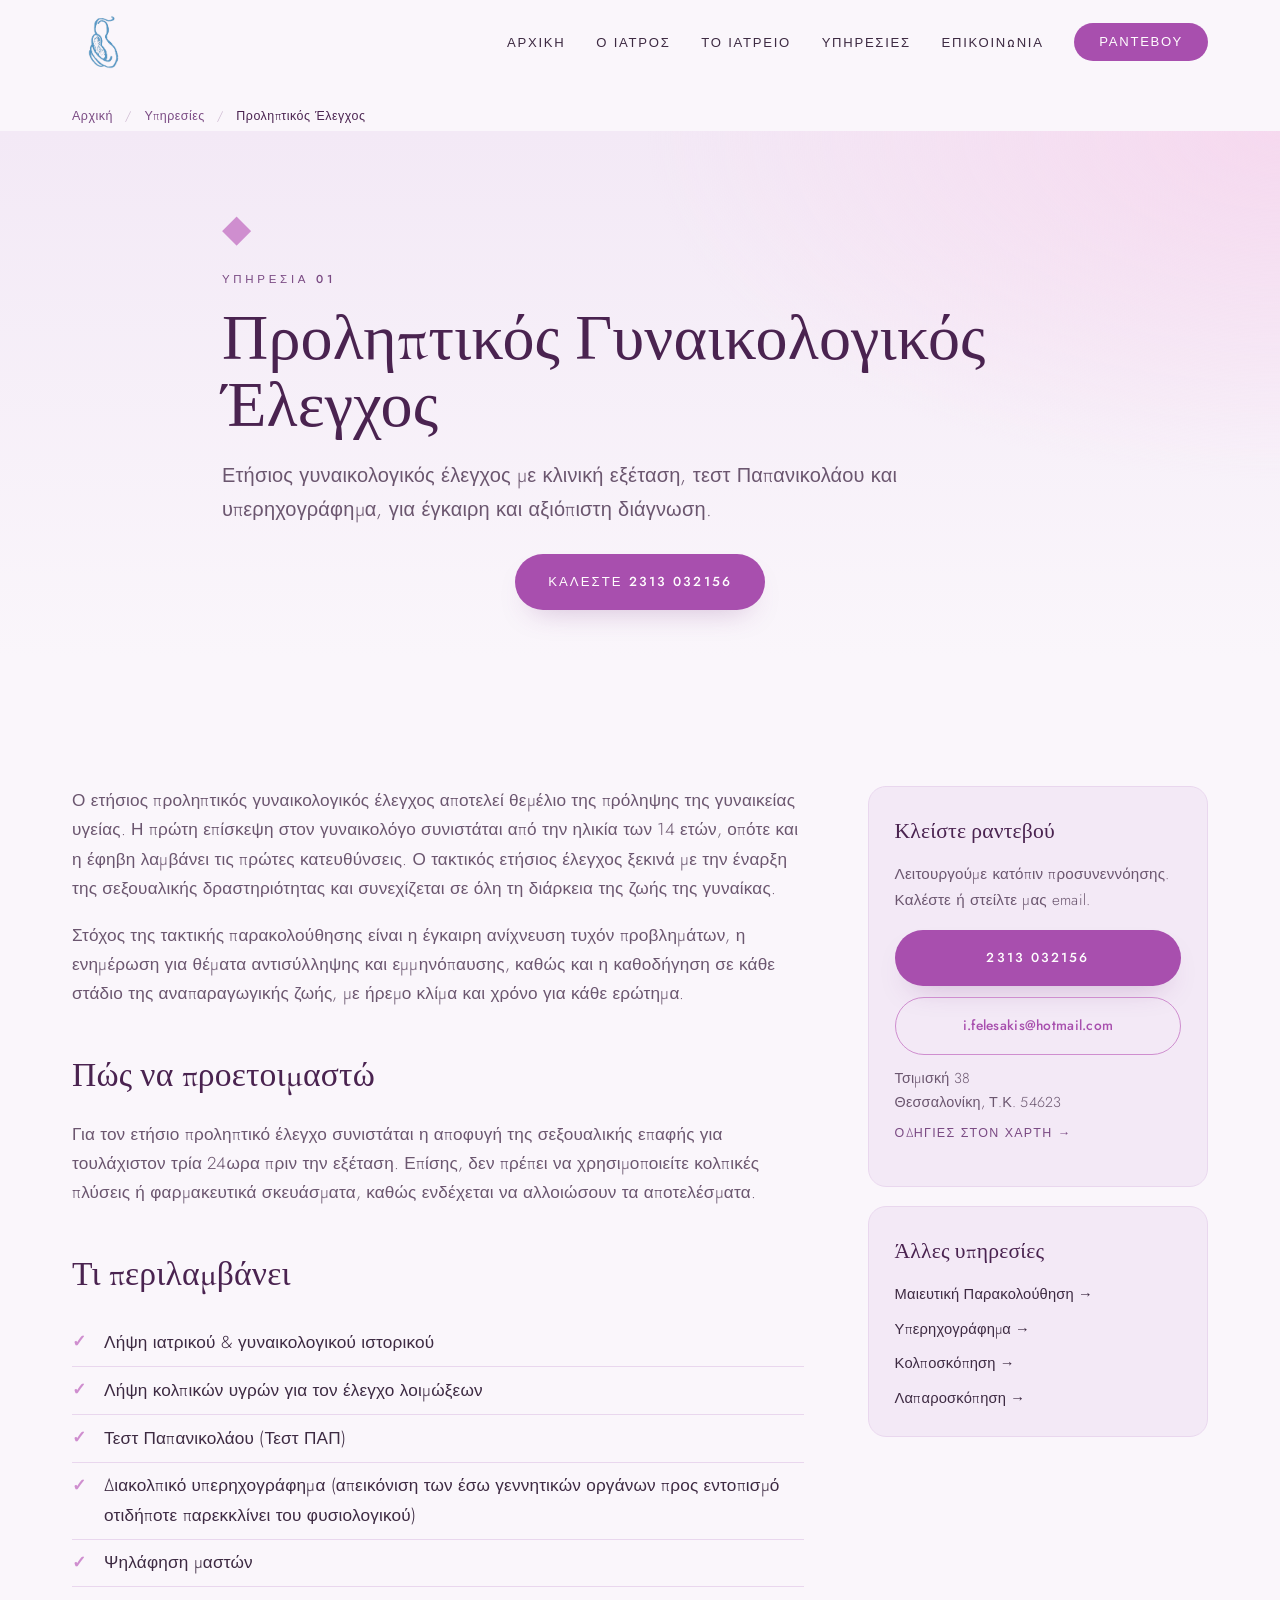
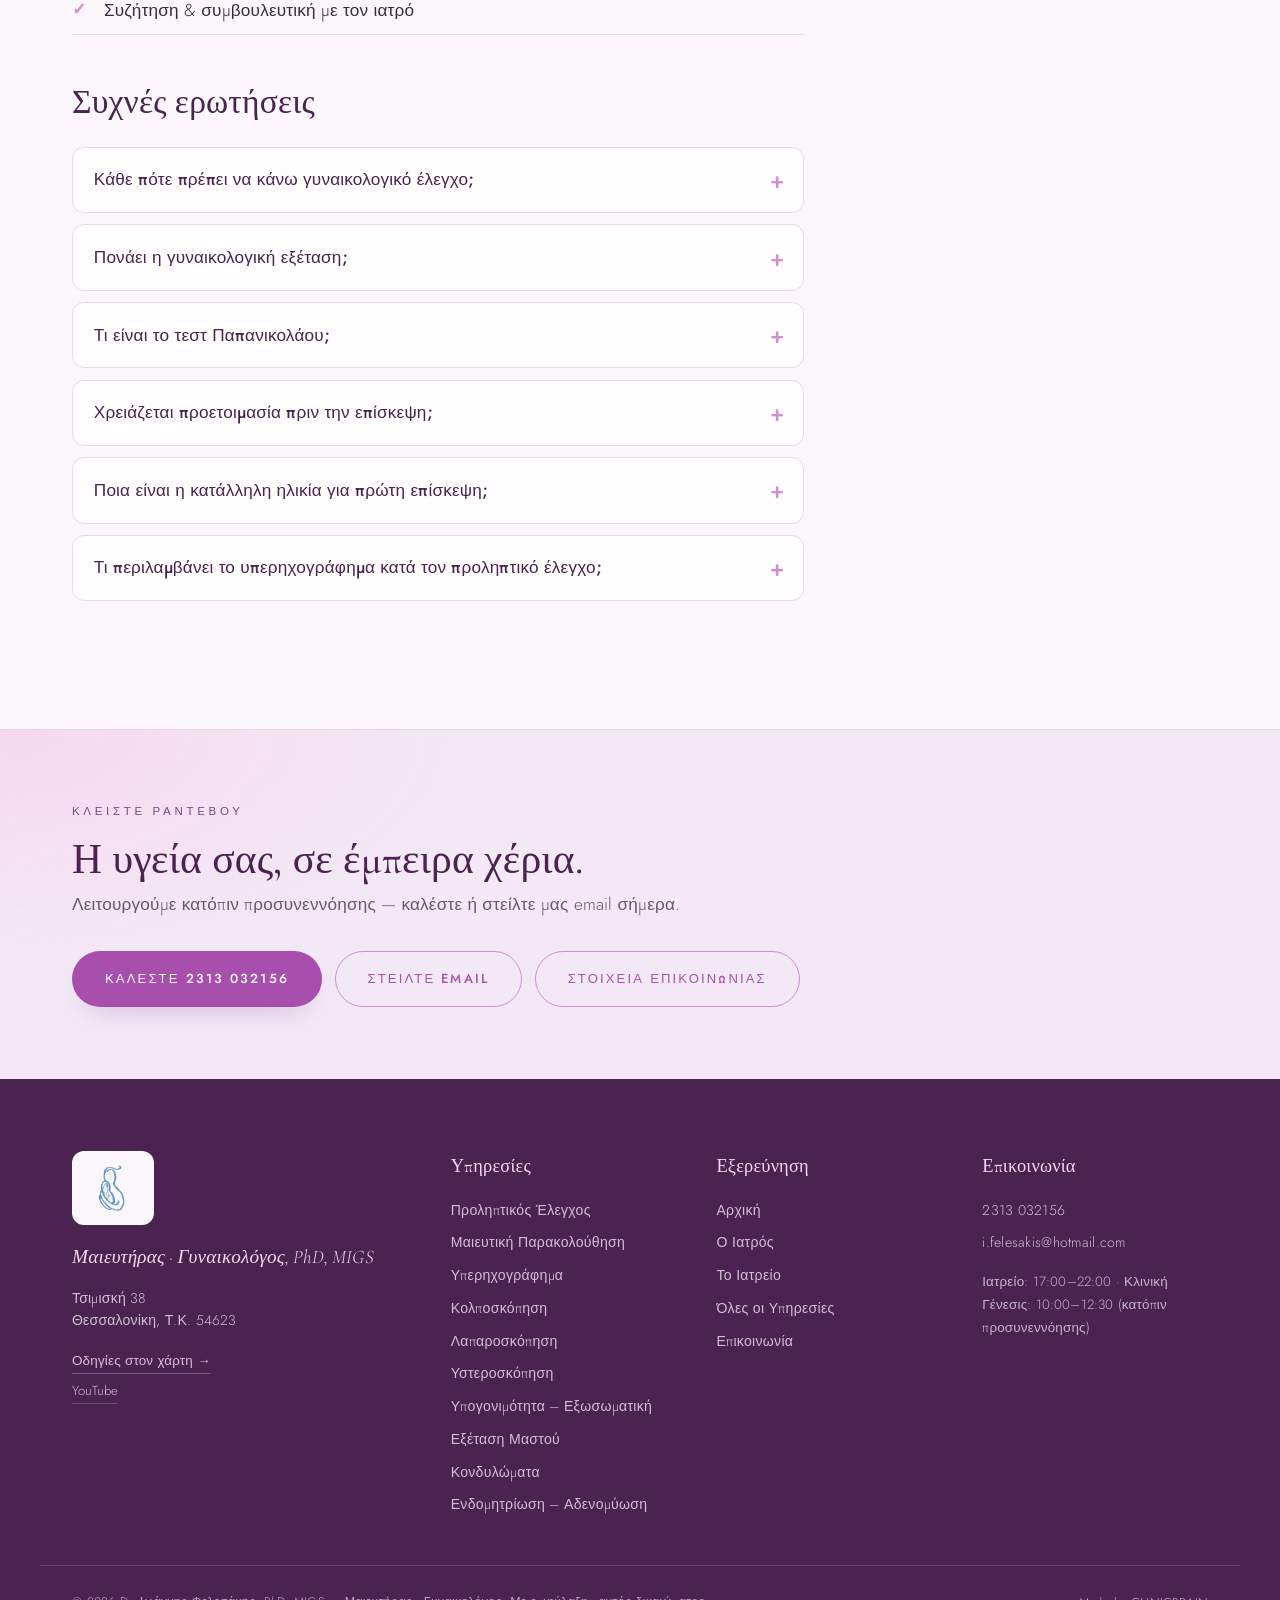
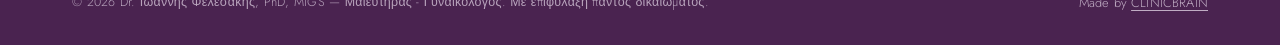
<file: ypiresies/proliptikos-elegxos.html>
<!DOCTYPE html>
<html lang="el">
<head>
  <meta charset="UTF-8" />
  <meta name="viewport" content="width=device-width, initial-scale=1.0" />
  <title>Προληπτικός Γυναικολογικός Έλεγχος Θεσσαλονίκη | Ιωάννης Φελεσάκης</title>
  <meta name="description" content="Προληπτικός γυναικολογικός έλεγχος στη Θεσσαλονίκη από τον Dr. Ιωάννη Φελεσάκη. Κλινική εξέταση, Παπ τεστ, υπερηχογράφημα και εξατομικευμένη καθοδήγηση." />
  <meta name="keywords" content="προληπτικός γυναικολογικός έλεγχος Θεσσαλονίκη, τεστ παπανικολάου, ετήσιος γυναικολογικός έλεγχος, γυναικολόγος Θεσσαλονίκη" />
  <meta name="author" content="Dr. Ιωάννης Φελεσάκης" />
  <meta name="robots" content="index, follow, max-image-preview:large" />
  <meta name="theme-color" content="#f5edf7" />
  <link rel="canonical" href="https://felesakis.gr/ypiresies/proliptikos-elegxos.html" />

  <meta property="og:site_name" content="Ιωάννης Φελεσάκης" />
  <meta property="og:locale" content="el_GR" />
  <meta property="og:type" content="article" />
  <meta property="og:title" content="Προληπτικός Γυναικολογικός Έλεγχος Θεσσαλονίκη | Ιωάννης Φελεσάκης" />
  <meta property="og:description" content="Προληπτικός γυναικολογικός έλεγχος στη Θεσσαλονίκη από τον Dr. Ιωάννη Φελεσάκη. Κλινική εξέταση, Παπ τεστ, υπερηχογράφημα και εξατομικευμένη καθοδήγηση." />
  <meta property="og:url" content="https://felesakis.gr/ypiresies/proliptikos-elegxos.html" />
  <meta property="og:image" content="https://felesakis.gr/assets/og-image.jpg" />
  <meta name="twitter:card" content="summary_large_image" />
  <meta name="twitter:title" content="Προληπτικός Γυναικολογικός Έλεγχος Θεσσαλονίκη | Ιωάννης Φελεσάκης" />
  <meta name="twitter:description" content="Προληπτικός γυναικολογικός έλεγχος στη Θεσσαλονίκη από τον Dr. Ιωάννη Φελεσάκη. Κλινική εξέταση, Παπ τεστ, υπερηχογράφημα και εξατομικευμένη καθοδήγηση." />
  <meta name="twitter:image" content="https://felesakis.gr/assets/og-image.jpg" />

  <link rel="icon" type="image/png" href="../assets/favicon-32.png" />
  <link rel="apple-touch-icon" href="../assets/apple-touch-icon.png" />
  <link rel="preconnect" href="https://fonts.googleapis.com" />
  <link rel="preconnect" href="https://fonts.gstatic.com" crossorigin />
  <link href="https://fonts.googleapis.com/css2?family=Cormorant+Garamond:ital,wght@0,400;0,500;0,600;1,400;1,500&family=Jost:wght@300;400;500;600&display=swap" rel="stylesheet" />
  <link rel="stylesheet" href="../styles.css" />
  <script type="application/ld+json">{"@context": "https://schema.org", "@type": ["Physician", "MedicalBusiness", "LocalBusiness"], "@id": "https://felesakis.gr/#clinic", "name": "Ιωάννης Φελεσάκης", "alternateName": "Dr. Ιωάννης Φελεσάκης, PhD, MIGS — Γυναικολόγος", "url": "https://felesakis.gr/", "telephone": "+302313032156", "email": "i.felesakis@hotmail.com", "image": "https://felesakis.gr/assets/og-image.jpg", "logo": "https://felesakis.gr/assets/logo-mark.png", "priceRange": "€€", "currenciesAccepted": "EUR", "medicalSpecialty": "Gynecologic", "hasMap": "https://www.google.com/maps/dir/?api=1&destination=%CE%A4%CF%83%CE%B9%CE%BC%CE%B9%CF%83%CE%BA%CE%AE+38%2C+%CE%98%CE%B5%CF%83%CF%83%CE%B1%CE%BB%CE%BF%CE%BD%CE%AF%CE%BA%CE%B7+546+23", "geo": {"@type": "GeoCoordinates", "latitude": 40.632834, "longitude": 22.942239}, "address": {"@type": "PostalAddress", "streetAddress": "Τσιμισκή 38", "addressLocality": "Θεσσαλονίκη", "postalCode": "54623", "addressCountry": "GR"}, "openingHoursSpecification": [{"@type": "OpeningHoursSpecification", "dayOfWeek": ["Monday", "Tuesday", "Wednesday", "Thursday", "Friday"], "opens": "17:00", "closes": "22:00"}], "sameAs": ["https://www.youtube.com/channel/UCQ5oIycoXh8OLL2Y0oL8ktg"]}</script>
  <script type="application/ld+json">{"@context": "https://schema.org", "@type": "BreadcrumbList", "itemListElement": [{"@type": "ListItem", "position": 1, "name": "Αρχική", "item": "https://felesakis.gr/index.html"}, {"@type": "ListItem", "position": 2, "name": "Υπηρεσίες", "item": "https://felesakis.gr/ypiresies/index.html"}, {"@type": "ListItem", "position": 3, "name": "Προληπτικός Έλεγχος", "item": "https://felesakis.gr/ypiresies/proliptikos-elegxos.html"}]}</script>
  <script type="application/ld+json">{"@context": "https://schema.org", "@type": "MedicalProcedure", "name": "Προληπτικός Έλεγχος", "description": "Προληπτικός γυναικολογικός έλεγχος στη Θεσσαλονίκη από τον Dr. Ιωάννη Φελεσάκη. Κλινική εξέταση, Παπ τεστ, υπερηχογράφημα και εξατομικευμένη καθοδήγηση.", "url": "https://felesakis.gr/ypiresies/proliptikos-elegxos.html", "provider": {"@id": "https://felesakis.gr/#clinic"}}</script>
  <script type="application/ld+json">{"@context": "https://schema.org", "@type": "FAQPage", "mainEntity": [{"@type": "Question", "name": "Κάθε πότε πρέπει να κάνω γυναικολογικό έλεγχο;", "acceptedAnswer": {"@type": "Answer", "text": "Συνιστάται ετήσιος έλεγχος για κάθε γυναίκα από την έναρξη της σεξουαλικής της ζωής, ακόμη και χωρίς ενοχλήματα, για έγκαιρη πρόληψη."}}, {"@type": "Question", "name": "Πονάει η γυναικολογική εξέταση;", "acceptedAnswer": {"@type": "Answer", "text": "Η εξέταση διαρκεί λίγα λεπτά και είναι συνήθως ανώδυνη. Μπορεί να νιώσετε μια ήπια πίεση, η οποία υποχωρεί αμέσως."}}, {"@type": "Question", "name": "Τι είναι το τεστ Παπανικολάου;", "acceptedAnswer": {"@type": "Answer", "text": "Είναι μια απλή, γρήγορη εξέταση κυτταρολογικού ελέγχου του τραχήλου της μήτρας, που βοηθά στην έγκαιρη ανίχνευση προκαρκινικών αλλοιώσεων."}}, {"@type": "Question", "name": "Χρειάζεται προετοιμασία πριν την επίσκεψη;", "acceptedAnswer": {"@type": "Answer", "text": "Ναι, συνιστάται η αποφυγή σεξουαλικής επαφής για τουλάχιστον τρία 24ωρα πριν την εξέταση, καθώς και η αποφυγή κολπικών πλύσεων ή φαρμακευτικών σκευασμάτων, που ενδέχεται να αλλοιώσουν τα αποτελέσματα."}}, {"@type": "Question", "name": "Ποια είναι η κατάλληλη ηλικία για πρώτη επίσκεψη;", "acceptedAnswer": {"@type": "Answer", "text": "Η πρώτη επίσκεψη στον γυναικολόγο συνιστάται από την ηλικία των 14 ετών, ενώ ο πλήρης γυναικολογικός έλεγχος ξεκινά με την έναρξη της σεξουαλικής ζωής."}}, {"@type": "Question", "name": "Τι περιλαμβάνει το υπερηχογράφημα κατά τον προληπτικό έλεγχο;", "acceptedAnswer": {"@type": "Answer", "text": "Εκτιμάται η μήτρα, το ενδομήτριο και οι ωοθήκες, ώστε να αποκλειστούν ευρήματα όπως ινομυώματα ή κύστεις ωοθηκών."}}]}</script>
</head>
<body>
  <a class="skip-link" href="#main">Μετάβαση στο περιεχόμενο</a>
  <header class="site-header" id="top">
    <nav class="nav container" aria-label="Κύρια πλοήγηση">
      <a href="../index.html" class="brand" aria-label="Ιωάννης Φελεσάκης — Αρχική">
        <img src="../assets/logo-mark.png" alt="Ιωάννης Φελεσάκης" class="brand-logo" width="700" height="700" />
      </a>
      <button class="nav-toggle" aria-label="Άνοιγμα μενού" aria-expanded="false"><span></span><span></span><span></span></button>
      <ul class="nav-links">
        <li><a href="../index.html">Αρχική</a></li>
        <li><a href="../i-giatros.html">Ο Ιατρός</a></li>
        <li><a href="../to-iatreio.html">Το Ιατρείο</a></li>
        <li class="has-sub">
          <a href="../ypiresies/index.html" aria-current="page">Υπηρεσίες</a>
          <ul class="sub">
            <li><a href="../ypiresies/proliptikos-elegxos.html">Προληπτικός Έλεγχος</a></li>
            <li><a href="../ypiresies/maieutiki-parakolouthisi.html">Μαιευτική Παρακολούθηση</a></li>
            <li><a href="../ypiresies/yperixografima-ydroyperixografia.html">Υπερηχογράφημα</a></li>
            <li><a href="../ypiresies/kolposkopisi.html">Κολποσκόπηση</a></li>
            <li><a href="../ypiresies/laparoskopisi.html">Λαπαροσκόπηση</a></li>
            <li><a href="../ypiresies/ysteroskopisi.html">Υστεροσκόπηση</a></li>
            <li><a href="../ypiresies/ypogonimotita-exosomatiki.html">Υπογονιμότητα &ndash; Εξωσωματική</a></li>
            <li><a href="../ypiresies/exetasi-mastou.html">Εξέταση Μαστού</a></li>
            <li><a href="../ypiresies/kondylomata.html">Κονδυλώματα</a></li>
            <li><a href="../ypiresies/endomitriosi-adenomyosi.html">Ενδομητρίωση &ndash; Αδενομύωση</a></li>
          </ul>
        </li>
        <li><a href="../epikoinonia.html">Επικοινωνία</a></li>
        <li><a href="../epikoinonia.html" class="btn btn-nav">Ραντεβού</a></li>
      </ul>
    </nav>
  </header>
  <nav class="crumbs container" aria-label="Breadcrumb"><a href="../index.html">Αρχική</a> <span class="sep">/</span> <a href="../ypiresies/index.html">Υπηρεσίες</a> <span class="sep">/</span> <span aria-current="page">Προληπτικός Έλεγχος</span></nav>
  <main id="main">
    <section class="page-hero page-hero--svc">
      <div class="container">
        <span class="svc-hero-icon" aria-hidden="true">◆</span>
        <p class="eyebrow reveal">Υπηρεσία 01</p>
        <h1 class="page-title reveal">Προληπτικός Γυναικολογικός Έλεγχος</h1>
        <p class="page-lead reveal">Ετήσιος γυναικολογικός έλεγχος με κλινική εξέταση, τεστ Παπανικολάου και υπερηχογράφημα, για έγκαιρη και αξιόπιστη διάγνωση.</p>
        <div class="hero-actions reveal"><a href="tel:+302313032156" class="btn btn-primary">Καλέστε 2313 032156</a></div>
      </div>
    </section>

    <section class="svc-detail">
      <div class="container svc-detail-grid">
        <article class="svc-body">
          <p class="reveal">Ο ετήσιος προληπτικός γυναικολογικός έλεγχος αποτελεί θεμέλιο της πρόληψης της γυναικείας υγείας. Η πρώτη επίσκεψη στον γυναικολόγο συνιστάται από την ηλικία των 14 ετών, οπότε και η έφηβη λαμβάνει τις πρώτες κατευθύνσεις. Ο τακτικός ετήσιος έλεγχος ξεκινά με την έναρξη της σεξουαλικής δραστηριότητας και συνεχίζεται σε όλη τη διάρκεια της ζωής της γυναίκας.</p>
          <p class="reveal">Στόχος της τακτικής παρακολούθησης είναι η έγκαιρη ανίχνευση τυχόν προβλημάτων, η ενημέρωση για θέματα αντισύλληψης και εμμηνόπαυσης, καθώς και η καθοδήγηση σε κάθε στάδιο της αναπαραγωγικής ζωής, με ήρεμο κλίμα και χρόνο για κάθε ερώτημα.</p>

          <h2 class="reveal">Πώς να προετοιμαστώ</h2>
          <p class="reveal">Για τον ετήσιο προληπτικό έλεγχο συνιστάται η αποφυγή της σεξουαλικής επαφής για τουλάχιστον τρία 24ωρα πριν την εξέταση. Επίσης, δεν πρέπει να χρησιμοποιείτε κολπικές πλύσεις ή φαρμακευτικά σκευάσματα, καθώς ενδέχεται να αλλοιώσουν τα αποτελέσματα.</p>

          <h2 class="reveal">Τι περιλαμβάνει</h2>
          <ul class="ticks">
            <li class="reveal">Λήψη ιατρικού &amp; γυναικολογικού ιστορικού</li>
            <li class="reveal">Λήψη κολπικών υγρών για τον έλεγχο λοιμώξεων</li>
            <li class="reveal">Τεστ Παπανικολάου (Τεστ ΠΑΠ)</li>
            <li class="reveal">Διακολπικό υπερηχογράφημα (απεικόνιση των έσω γεννητικών οργάνων προς εντοπισμό οτιδήποτε παρεκκλίνει του φυσιολογικού)</li>
            <li class="reveal">Ψηλάφηση μαστών</li>
            <li class="reveal">Συζήτηση &amp; συμβουλευτική με τον ιατρό</li>
          </ul>

          <h2 class="reveal">Συχνές ερωτήσεις</h2>
          <div class="faq">
            <details class="faq-item reveal"><summary>Κάθε πότε πρέπει να κάνω γυναικολογικό έλεγχο;</summary><p>Συνιστάται ετήσιος έλεγχος για κάθε γυναίκα από την έναρξη της σεξουαλικής της ζωής, ακόμη και χωρίς ενοχλήματα, για έγκαιρη πρόληψη.</p></details>
            <details class="faq-item reveal"><summary>Πονάει η γυναικολογική εξέταση;</summary><p>Η εξέταση διαρκεί λίγα λεπτά και είναι συνήθως ανώδυνη. Μπορεί να νιώσετε μια ήπια πίεση, η οποία υποχωρεί αμέσως.</p></details>
            <details class="faq-item reveal"><summary>Τι είναι το τεστ Παπανικολάου;</summary><p>Είναι μια απλή, γρήγορη εξέταση κυτταρολογικού ελέγχου του τραχήλου της μήτρας, που βοηθά στην έγκαιρη ανίχνευση προκαρκινικών αλλοιώσεων.</p></details>
            <details class="faq-item reveal"><summary>Χρειάζεται προετοιμασία πριν την επίσκεψη;</summary><p>Ναι, συνιστάται η αποφυγή σεξουαλικής επαφής για τουλάχιστον τρία 24ωρα πριν την εξέταση, καθώς και η αποφυγή κολπικών πλύσεων ή φαρμακευτικών σκευασμάτων, που ενδέχεται να αλλοιώσουν τα αποτελέσματα.</p></details>
            <details class="faq-item reveal"><summary>Ποια είναι η κατάλληλη ηλικία για πρώτη επίσκεψη;</summary><p>Η πρώτη επίσκεψη στον γυναικολόγο συνιστάται από την ηλικία των 14 ετών, ενώ ο πλήρης γυναικολογικός έλεγχος ξεκινά με την έναρξη της σεξουαλικής ζωής.</p></details>
            <details class="faq-item reveal"><summary>Τι περιλαμβάνει το υπερηχογράφημα κατά τον προληπτικό έλεγχο;</summary><p>Εκτιμάται η μήτρα, το ενδομήτριο και οι ωοθήκες, ώστε να αποκλειστούν ευρήματα όπως ινομυώματα ή κύστεις ωοθηκών.</p></details>
          </div>
        </article>

        <aside class="svc-aside">
          <div class="aside-card reveal">
            <h3>Κλείστε ραντεβού</h3>
            <p>Λειτουργούμε κατόπιν προσυνεννόησης. Καλέστε ή στείλτε μας email.</p>
            <a href="tel:+302313032156" class="btn btn-primary btn-block">2313 032156</a>
            <a href="mailto:i.felesakis@hotmail.com" class="btn btn-ghost btn-block btn-email">i.felesakis@hotmail.com</a>
            <p class="aside-meta"><a class="map-link" href="https://www.google.com/maps/dir/?api=1&amp;destination=%CE%A4%CF%83%CE%B9%CE%BC%CE%B9%CF%83%CE%BA%CE%AE+38%2C+%CE%98%CE%B5%CF%83%CF%83%CE%B1%CE%BB%CE%BF%CE%BD%CE%AF%CE%BA%CE%B7+546+23" target="_blank" rel="noopener noreferrer">Τσιμισκή 38<br />Θεσσαλονίκη, Τ.Κ. 54623<span class="map-link-cta">Οδηγίες στον χάρτη &rarr;</span></a></p>
          </div>
          <div class="aside-card reveal">
            <h3>Άλλες υπηρεσίες</h3>
            <nav class="aside-links">
              <a href="maieutiki-parakolouthisi.html">Μαιευτική Παρακολούθηση →</a>
              <a href="yperixografima-ydroyperixografia.html">Υπερηχογράφημα →</a>
              <a href="kolposkopisi.html">Κολποσκόπηση →</a>
              <a href="laparoskopisi.html">Λαπαροσκόπηση →</a>
            </nav>
          </div>
        </aside>
      </div>
    </section>
  </main>
  <section class="cta-band">
    <div class="container cta-inner">
      <div>
        <p class="eyebrow">Κλείστε ραντεβού</p>
        <h2 class="cta-title">Η υγεία σας, σε έμπειρα χέρια.</h2>
        <p class="cta-sub">Λειτουργούμε κατόπιν προσυνεννόησης — καλέστε ή στείλτε μας email σήμερα.</p>
      </div>
      <div class="cta-actions">
        <a href="tel:+302313032156" class="btn btn-primary">Καλέστε 2313 032156</a>
        <a href="mailto:i.felesakis@hotmail.com" class="btn btn-ghost">Στείλτε Email</a>
        <a href="../epikoinonia.html" class="btn btn-ghost">Στοιχεία Επικοινωνίας</a>
      </div>
    </div>
  </section>
  <footer class="site-footer">
    <div class="container footer-inner">
      <div class="footer-brand">
        <img src="../assets/logo-mark.png" alt="Ιωάννης Φελεσάκης" class="footer-logo" width="700" height="700" />
        <p class="footer-tag">Μαιευτήρας &middot; Γυναικολόγος, PhD, MIGS</p>
        <p class="footer-addr">
          Τσιμισκή 38<br />
          Θεσσαλονίκη, Τ.Κ. 54623
        </p>
        <a class="footer-map" href="https://www.google.com/maps/dir/?api=1&amp;destination=%CE%A4%CF%83%CE%B9%CE%BC%CE%B9%CF%83%CE%BA%CE%AE+38%2C+%CE%98%CE%B5%CF%83%CF%83%CE%B1%CE%BB%CE%BF%CE%BD%CE%AF%CE%BA%CE%B7+546+23" target="_blank" rel="noopener noreferrer">Οδηγίες στον χάρτη &rarr;</a>
        <div class="footer-social">
          <a href="https://www.youtube.com/channel/UCQ5oIycoXh8OLL2Y0oL8ktg" target="_blank" rel="noopener noreferrer" aria-label="YouTube">YouTube</a>
        </div>
      </div>

      <div class="footer-col">
        <h3>Υπηρεσίες</h3>
        <nav aria-label="Υπηρεσίες" class="footer-links">
          <a href="../ypiresies/proliptikos-elegxos.html">Προληπτικός Έλεγχος</a>
          <a href="../ypiresies/maieutiki-parakolouthisi.html">Μαιευτική Παρακολούθηση</a>
          <a href="../ypiresies/yperixografima-ydroyperixografia.html">Υπερηχογράφημα</a>
          <a href="../ypiresies/kolposkopisi.html">Κολποσκόπηση</a>
          <a href="../ypiresies/laparoskopisi.html">Λαπαροσκόπηση</a>
          <a href="../ypiresies/ysteroskopisi.html">Υστεροσκόπηση</a>
          <a href="../ypiresies/ypogonimotita-exosomatiki.html">Υπογονιμότητα &ndash; Εξωσωματική</a>
          <a href="../ypiresies/exetasi-mastou.html">Εξέταση Μαστού</a>
          <a href="../ypiresies/kondylomata.html">Κονδυλώματα</a>
          <a href="../ypiresies/endomitriosi-adenomyosi.html">Ενδομητρίωση &ndash; Αδενομύωση</a>
        </nav>
      </div>

      <div class="footer-col">
        <h3>Εξερεύνηση</h3>
        <nav aria-label="Πλοήγηση" class="footer-links">
          <a href="../index.html">Αρχική</a>
          <a href="../i-giatros.html">Ο Ιατρός</a>
          <a href="../to-iatreio.html">Το Ιατρείο</a>
          <a href="../ypiresies/index.html">Όλες οι Υπηρεσίες</a>
          <a href="../epikoinonia.html">Επικοινωνία</a>
        </nav>
      </div>

      <div class="footer-col">
        <h3>Επικοινωνία</h3>
        <nav aria-label="Επικοινωνία" class="footer-links">
          <a href="tel:+302313032156">2313 032156</a>
          <a href="mailto:i.felesakis@hotmail.com">i.felesakis@hotmail.com</a>
        </nav>
        <p class="footer-hours">Ιατρείο: 17:00–22:00 &middot; Κλινική Γένεσις: 10:00–12:30 (κατόπιν προσυνεννόησης)</p>
      </div>
    </div>

    <div class="footer-bottom">
      <p class="footer-copy">© <span id="year">2026</span> Dr. Ιωάννης Φελεσάκης, PhD, MIGS — Μαιευτήρας - Γυναικολόγος. Με επιφύλαξη παντός δικαιώματος.</p>
      <p class="cb-credit">Made by <a href="https://clinicbrain.gr/?utm_source=client-site&amp;utm_medium=footer&amp;utm_campaign=made-by" target="_blank" rel="noopener noreferrer">CLINICBRAIN</a></p>
    </div>
  </footer>
  <script src="../main.js" defer></script>
</body>
</html>
</file>
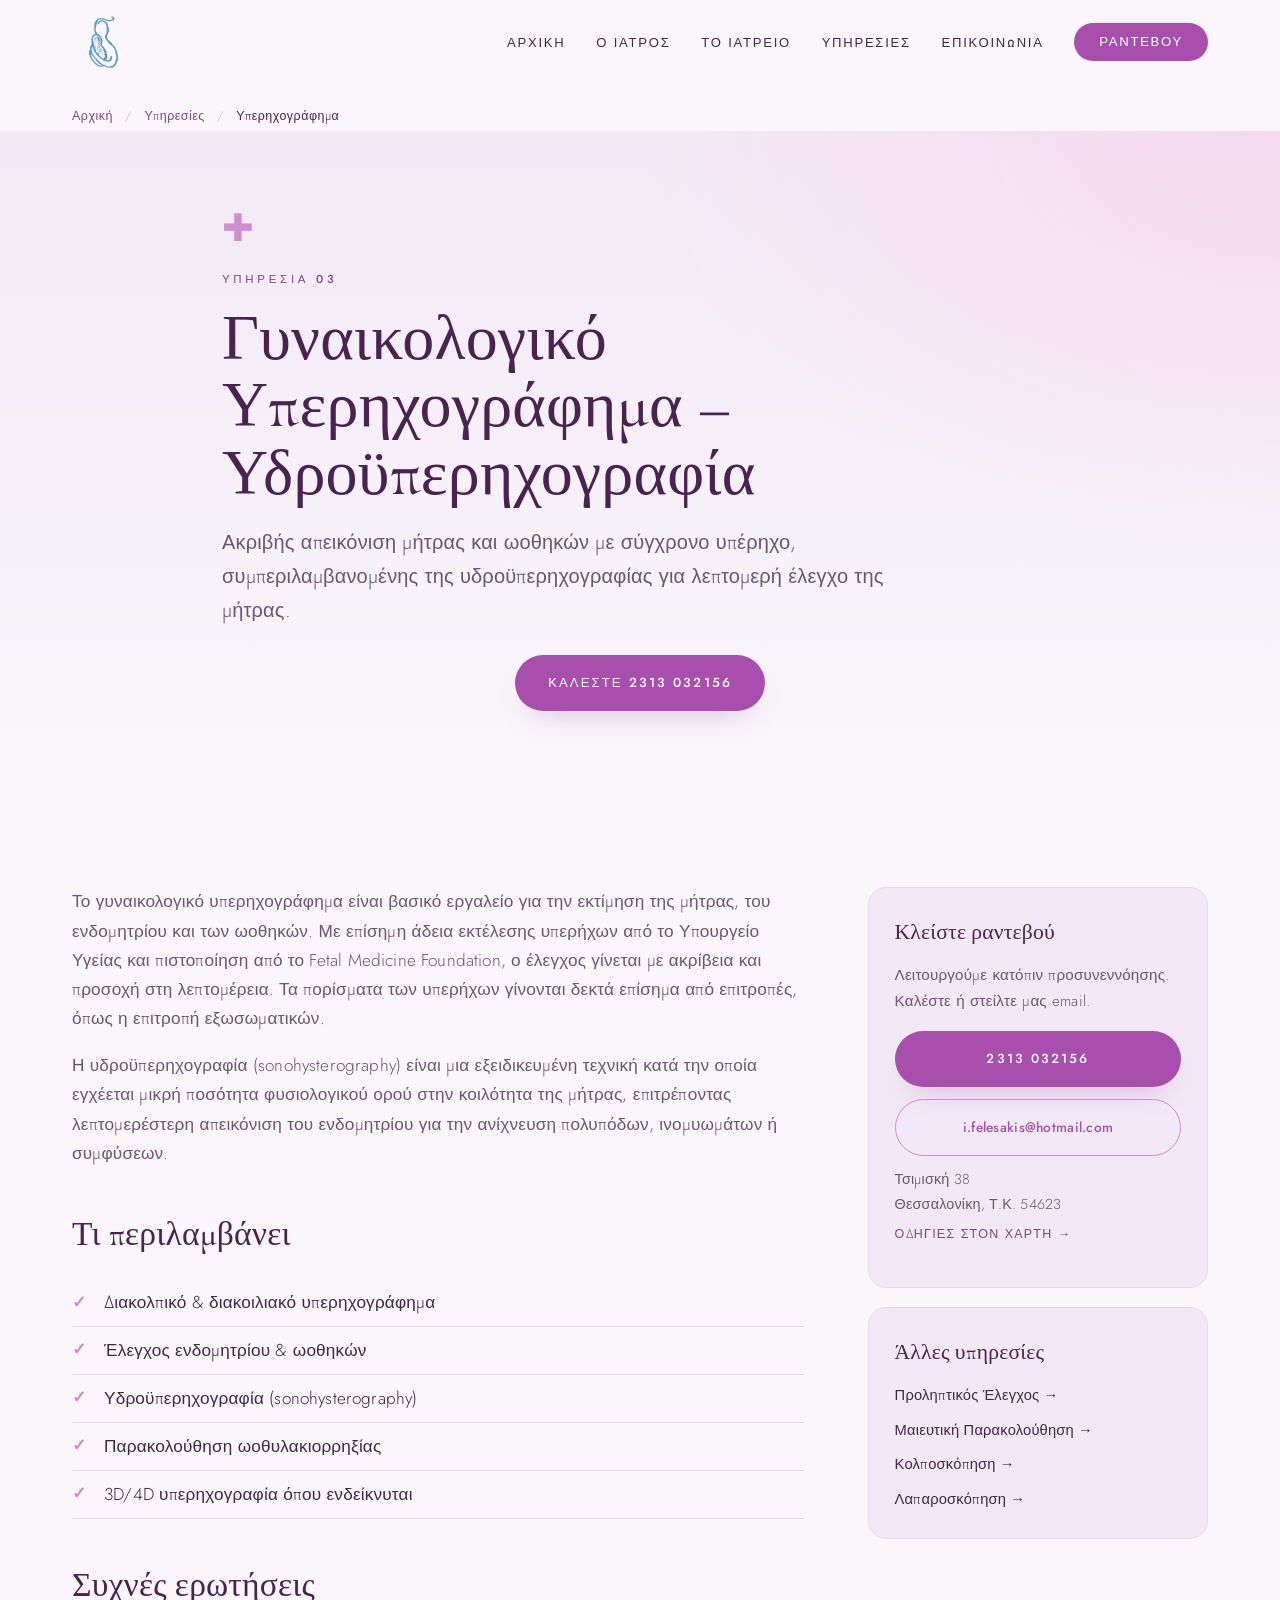
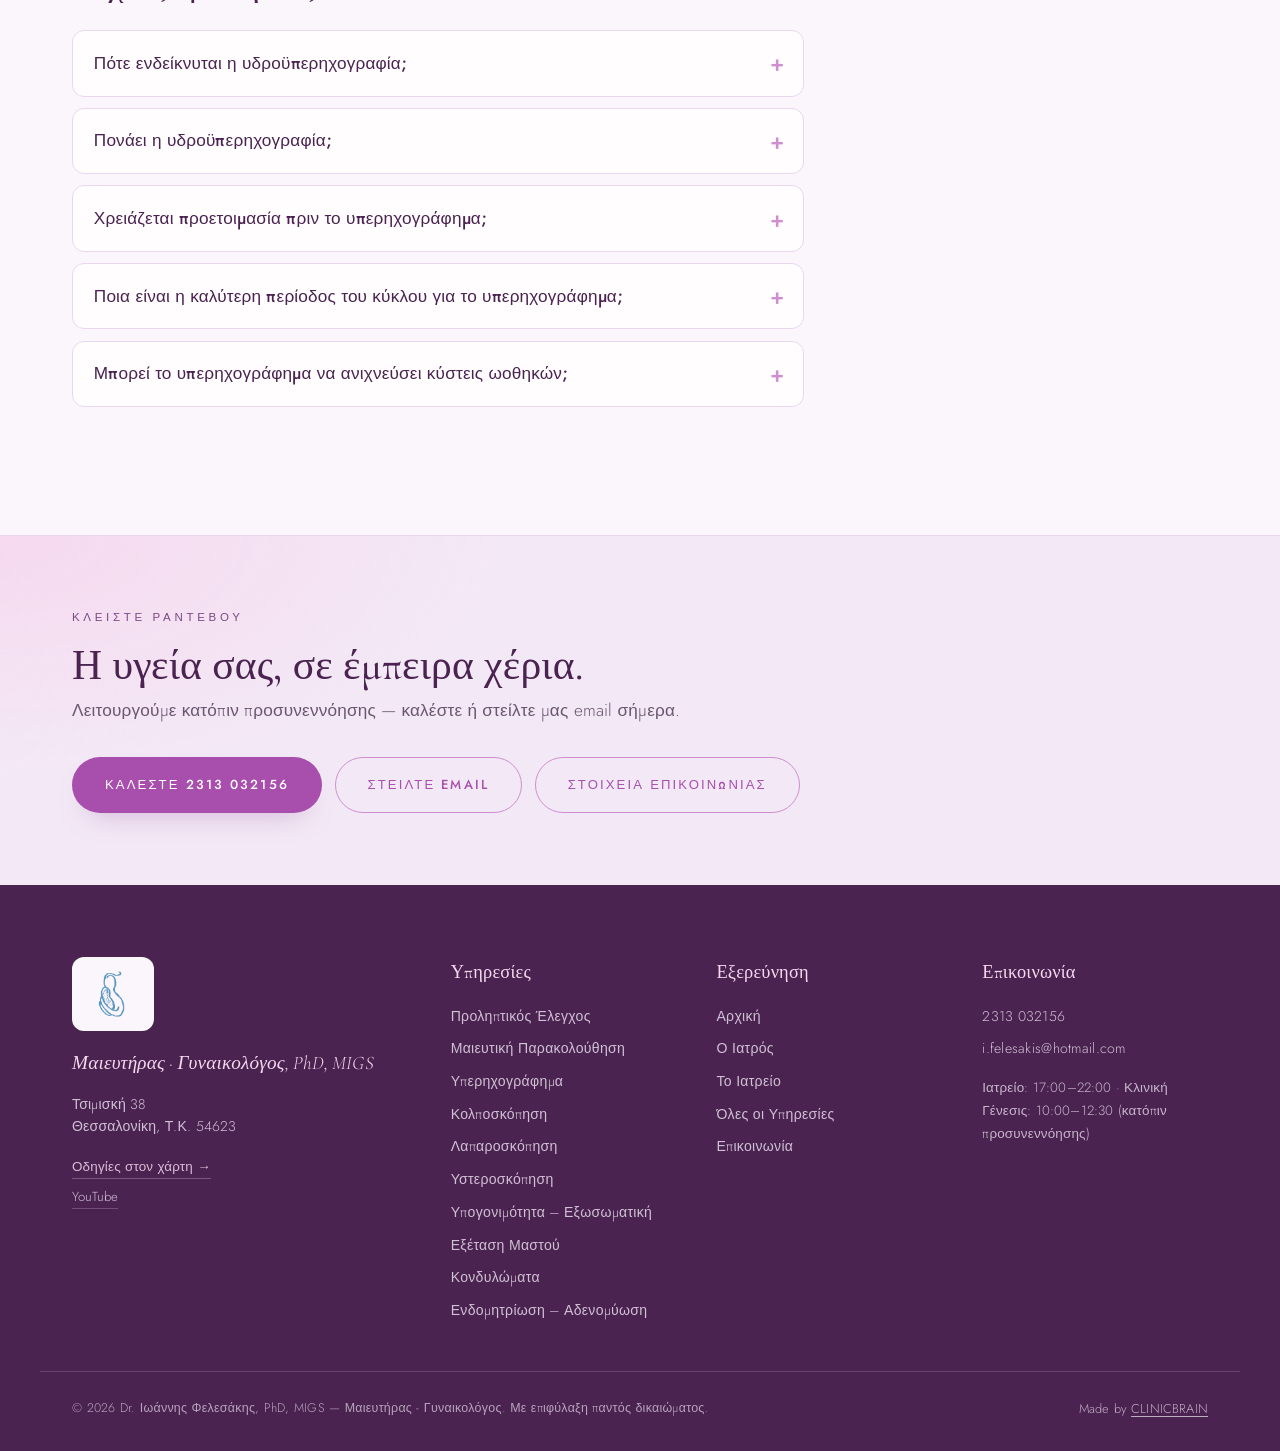
<file: ypiresies/yperixografima-ydroyperixografia.html>
<!DOCTYPE html>
<html lang="el">
<head>
  <meta charset="UTF-8" />
  <meta name="viewport" content="width=device-width, initial-scale=1.0" />
  <title>Γυναικολογικό Υπερηχογράφημα - Υδροϋπερηχογραφία Θεσσαλονίκη | Ιωάννης Φελεσάκης</title>
  <meta name="description" content="Γυναικολογικό υπερηχογράφημα &amp; υδροϋπερηχογραφία στη Θεσσαλονίκη. Πιστοποιημένος υπερηχογραφικός έλεγχος από τον Dr. Ιωάννη Φελεσάκη." />
  <meta name="keywords" content="γυναικολογικό υπερηχογράφημα Θεσσαλονίκη, υδροϋπερηχογραφία, διακολπικό υπερηχογράφημα, έλεγχος ενδομητρίου" />
  <meta name="author" content="Dr. Ιωάννης Φελεσάκης" />
  <meta name="robots" content="index, follow, max-image-preview:large" />
  <meta name="theme-color" content="#f5edf7" />
  <link rel="canonical" href="https://felesakis.gr/ypiresies/yperixografima-ydroyperixografia.html" />

  <meta property="og:site_name" content="Ιωάννης Φελεσάκης" />
  <meta property="og:locale" content="el_GR" />
  <meta property="og:type" content="article" />
  <meta property="og:title" content="Γυναικολογικό Υπερηχογράφημα - Υδροϋπερηχογραφία Θεσσαλονίκη | Ιωάννης Φελεσάκης" />
  <meta property="og:description" content="Γυναικολογικό υπερηχογράφημα &amp; υδροϋπερηχογραφία στη Θεσσαλονίκη. Πιστοποιημένος υπερηχογραφικός έλεγχος από τον Dr. Ιωάννη Φελεσάκη." />
  <meta property="og:url" content="https://felesakis.gr/ypiresies/yperixografima-ydroyperixografia.html" />
  <meta property="og:image" content="https://felesakis.gr/assets/og-image.jpg" />
  <meta name="twitter:card" content="summary_large_image" />
  <meta name="twitter:title" content="Γυναικολογικό Υπερηχογράφημα - Υδροϋπερηχογραφία Θεσσαλονίκη | Ιωάννης Φελεσάκης" />
  <meta name="twitter:description" content="Γυναικολογικό υπερηχογράφημα &amp; υδροϋπερηχογραφία στη Θεσσαλονίκη. Πιστοποιημένος υπερηχογραφικός έλεγχος από τον Dr. Ιωάννη Φελεσάκη." />
  <meta name="twitter:image" content="https://felesakis.gr/assets/og-image.jpg" />

  <link rel="icon" type="image/png" href="../assets/favicon-32.png" />
  <link rel="apple-touch-icon" href="../assets/apple-touch-icon.png" />
  <link rel="preconnect" href="https://fonts.googleapis.com" />
  <link rel="preconnect" href="https://fonts.gstatic.com" crossorigin />
  <link href="https://fonts.googleapis.com/css2?family=Cormorant+Garamond:ital,wght@0,400;0,500;0,600;1,400;1,500&family=Jost:wght@300;400;500;600&display=swap" rel="stylesheet" />
  <link rel="stylesheet" href="../styles.css" />
  <script type="application/ld+json">{"@context": "https://schema.org", "@type": ["Physician", "MedicalBusiness", "LocalBusiness"], "@id": "https://felesakis.gr/#clinic", "name": "Ιωάννης Φελεσάκης", "alternateName": "Dr. Ιωάννης Φελεσάκης, PhD, MIGS — Γυναικολόγος", "url": "https://felesakis.gr/", "telephone": "+302313032156", "email": "i.felesakis@hotmail.com", "image": "https://felesakis.gr/assets/og-image.jpg", "logo": "https://felesakis.gr/assets/logo-mark.png", "priceRange": "€€", "currenciesAccepted": "EUR", "medicalSpecialty": "Gynecologic", "hasMap": "https://www.google.com/maps/dir/?api=1&destination=%CE%A4%CF%83%CE%B9%CE%BC%CE%B9%CF%83%CE%BA%CE%AE+38%2C+%CE%98%CE%B5%CF%83%CF%83%CE%B1%CE%BB%CE%BF%CE%BD%CE%AF%CE%BA%CE%B7+546+23", "geo": {"@type": "GeoCoordinates", "latitude": 40.632834, "longitude": 22.942239}, "address": {"@type": "PostalAddress", "streetAddress": "Τσιμισκή 38", "addressLocality": "Θεσσαλονίκη", "postalCode": "54623", "addressCountry": "GR"}, "openingHoursSpecification": [{"@type": "OpeningHoursSpecification", "dayOfWeek": ["Monday", "Tuesday", "Wednesday", "Thursday", "Friday"], "opens": "17:00", "closes": "22:00"}], "sameAs": ["https://www.youtube.com/channel/UCQ5oIycoXh8OLL2Y0oL8ktg"]}</script>
  <script type="application/ld+json">{"@context": "https://schema.org", "@type": "BreadcrumbList", "itemListElement": [{"@type": "ListItem", "position": 1, "name": "Αρχική", "item": "https://felesakis.gr/index.html"}, {"@type": "ListItem", "position": 2, "name": "Υπηρεσίες", "item": "https://felesakis.gr/ypiresies/index.html"}, {"@type": "ListItem", "position": 3, "name": "Υπερηχογράφημα", "item": "https://felesakis.gr/ypiresies/yperixografima-ydroyperixografia.html"}]}</script>
  <script type="application/ld+json">{"@context": "https://schema.org", "@type": "MedicalProcedure", "name": "Υπερηχογράφημα", "description": "Γυναικολογικό υπερηχογράφημα & υδροϋπερηχογραφία στη Θεσσαλονίκη. Πιστοποιημένος υπερηχογραφικός έλεγχος από τον Dr. Ιωάννη Φελεσάκη.", "url": "https://felesakis.gr/ypiresies/yperixografima-ydroyperixografia.html", "provider": {"@id": "https://felesakis.gr/#clinic"}}</script>
  <script type="application/ld+json">{"@context": "https://schema.org", "@type": "FAQPage", "mainEntity": [{"@type": "Question", "name": "Πότε ενδείκνυται η υδροϋπερηχογραφία;", "acceptedAnswer": {"@type": "Answer", "text": "Συνιστάται όταν χρειάζεται λεπτομερέστερος έλεγχος του ενδομητρίου, π.χ. σε υποψία πολύποδα, ινομυώματος ή σε διερεύνηση υπογονιμότητας."}}, {"@type": "Question", "name": "Πονάει η υδροϋπερηχογραφία;", "acceptedAnswer": {"@type": "Answer", "text": "Μπορεί να προκαλέσει ήπια ενόχληση, παρόμοια με αυτή του τεστ Παπανικολάου, η οποία υποχωρεί γρήγορα."}}, {"@type": "Question", "name": "Χρειάζεται προετοιμασία πριν το υπερηχογράφημα;", "acceptedAnswer": {"@type": "Answer", "text": "Το διακοιλιακό υπερηχογράφημα μπορεί να απαιτεί γεμάτη ουροδόχο κύστη· το διακολπικό συνήθως όχι. Θα σας ενημερώσουμε ανάλογα με τον τύπο εξέτασης."}}, {"@type": "Question", "name": "Ποια είναι η καλύτερη περίοδος του κύκλου για το υπερηχογράφημα;", "acceptedAnswer": {"@type": "Answer", "text": "Εξαρτάται από τον λόγο εξέτασης — συνήθως προτιμάται το πρώτο μισό του κύκλου, αμέσως μετά το τέλος της περιόδου."}}, {"@type": "Question", "name": "Μπορεί το υπερηχογράφημα να ανιχνεύσει κύστεις ωοθηκών;", "acceptedAnswer": {"@type": "Answer", "text": "Ναι, είναι η βασική εξέταση για τον εντοπισμό, την παρακολούθηση και τον χαρακτηρισμό κύστεων ωοθηκών."}}]}</script>
</head>
<body>
  <a class="skip-link" href="#main">Μετάβαση στο περιεχόμενο</a>
  <header class="site-header" id="top">
    <nav class="nav container" aria-label="Κύρια πλοήγηση">
      <a href="../index.html" class="brand" aria-label="Ιωάννης Φελεσάκης — Αρχική">
        <img src="../assets/logo-mark.png" alt="Ιωάννης Φελεσάκης" class="brand-logo" width="700" height="700" />
      </a>
      <button class="nav-toggle" aria-label="Άνοιγμα μενού" aria-expanded="false"><span></span><span></span><span></span></button>
      <ul class="nav-links">
        <li><a href="../index.html">Αρχική</a></li>
        <li><a href="../i-giatros.html">Ο Ιατρός</a></li>
        <li><a href="../to-iatreio.html">Το Ιατρείο</a></li>
        <li class="has-sub">
          <a href="../ypiresies/index.html" aria-current="page">Υπηρεσίες</a>
          <ul class="sub">
            <li><a href="../ypiresies/proliptikos-elegxos.html">Προληπτικός Έλεγχος</a></li>
            <li><a href="../ypiresies/maieutiki-parakolouthisi.html">Μαιευτική Παρακολούθηση</a></li>
            <li><a href="../ypiresies/yperixografima-ydroyperixografia.html">Υπερηχογράφημα</a></li>
            <li><a href="../ypiresies/kolposkopisi.html">Κολποσκόπηση</a></li>
            <li><a href="../ypiresies/laparoskopisi.html">Λαπαροσκόπηση</a></li>
            <li><a href="../ypiresies/ysteroskopisi.html">Υστεροσκόπηση</a></li>
            <li><a href="../ypiresies/ypogonimotita-exosomatiki.html">Υπογονιμότητα &ndash; Εξωσωματική</a></li>
            <li><a href="../ypiresies/exetasi-mastou.html">Εξέταση Μαστού</a></li>
            <li><a href="../ypiresies/kondylomata.html">Κονδυλώματα</a></li>
            <li><a href="../ypiresies/endomitriosi-adenomyosi.html">Ενδομητρίωση &ndash; Αδενομύωση</a></li>
          </ul>
        </li>
        <li><a href="../epikoinonia.html">Επικοινωνία</a></li>
        <li><a href="../epikoinonia.html" class="btn btn-nav">Ραντεβού</a></li>
      </ul>
    </nav>
  </header>
  <nav class="crumbs container" aria-label="Breadcrumb"><a href="../index.html">Αρχική</a> <span class="sep">/</span> <a href="../ypiresies/index.html">Υπηρεσίες</a> <span class="sep">/</span> <span aria-current="page">Υπερηχογράφημα</span></nav>
  <main id="main">
    <section class="page-hero page-hero--svc">
      <div class="container">
        <span class="svc-hero-icon" aria-hidden="true">✚</span>
        <p class="eyebrow reveal">Υπηρεσία 03</p>
        <h1 class="page-title reveal">Γυναικολογικό Υπερηχογράφημα &ndash; Υδροϋπερηχογραφία</h1>
        <p class="page-lead reveal">Ακριβής απεικόνιση μήτρας και ωοθηκών με σύγχρονο υπέρηχο, συμπεριλαμβανομένης της υδροϋπερηχογραφίας για λεπτομερή έλεγχο της μήτρας.</p>
        <div class="hero-actions reveal"><a href="tel:+302313032156" class="btn btn-primary">Καλέστε 2313 032156</a></div>
      </div>
    </section>

    <section class="svc-detail">
      <div class="container svc-detail-grid">
        <article class="svc-body">
          <p class="reveal">Το γυναικολογικό υπερηχογράφημα είναι βασικό εργαλείο για την εκτίμηση της μήτρας, του ενδομητρίου και των ωοθηκών. Με επίσημη άδεια εκτέλεσης υπερήχων από το Υπουργείο Υγείας και πιστοποίηση από το Fetal Medicine Foundation, ο έλεγχος γίνεται με ακρίβεια και προσοχή στη λεπτομέρεια. Τα πορίσματα των υπερήχων γίνονται δεκτά επίσημα από επιτροπές, όπως η επιτροπή εξωσωματικών.</p>
          <p class="reveal">Η υδροϋπερηχογραφία (sonohysterography) είναι μια εξειδικευμένη τεχνική κατά την οποία εγχέεται μικρή ποσότητα φυσιολογικού ορού στην κοιλότητα της μήτρας, επιτρέποντας λεπτομερέστερη απεικόνιση του ενδομητρίου για την ανίχνευση πολυπόδων, ινομυωμάτων ή συμφύσεων.</p>

          <h2 class="reveal">Τι περιλαμβάνει</h2>
          <ul class="ticks">
            <li class="reveal">Διακολπικό &amp; διακοιλιακό υπερηχογράφημα</li>
            <li class="reveal">Έλεγχος ενδομητρίου &amp; ωοθηκών</li>
            <li class="reveal">Υδροϋπερηχογραφία (sonohysterography)</li>
            <li class="reveal">Παρακολούθηση ωοθυλακιορρηξίας</li>
            <li class="reveal">3D/4D υπερηχογραφία όπου ενδείκνυται</li>
          </ul>

          <h2 class="reveal">Συχνές ερωτήσεις</h2>
          <div class="faq">
            <details class="faq-item reveal"><summary>Πότε ενδείκνυται η υδροϋπερηχογραφία;</summary><p>Συνιστάται όταν χρειάζεται λεπτομερέστερος έλεγχος του ενδομητρίου, π.χ. σε υποψία πολύποδα, ινομυώματος ή σε διερεύνηση υπογονιμότητας.</p></details>
            <details class="faq-item reveal"><summary>Πονάει η υδροϋπερηχογραφία;</summary><p>Μπορεί να προκαλέσει ήπια ενόχληση, παρόμοια με αυτή του τεστ Παπανικολάου, η οποία υποχωρεί γρήγορα.</p></details>
            <details class="faq-item reveal"><summary>Χρειάζεται προετοιμασία πριν το υπερηχογράφημα;</summary><p>Το διακοιλιακό υπερηχογράφημα μπορεί να απαιτεί γεμάτη ουροδόχο κύστη· το διακολπικό συνήθως όχι. Θα σας ενημερώσουμε ανάλογα με τον τύπο εξέτασης.</p></details>
            <details class="faq-item reveal"><summary>Ποια είναι η καλύτερη περίοδος του κύκλου για το υπερηχογράφημα;</summary><p>Εξαρτάται από τον λόγο εξέτασης — συνήθως προτιμάται το πρώτο μισό του κύκλου, αμέσως μετά το τέλος της περιόδου.</p></details>
            <details class="faq-item reveal"><summary>Μπορεί το υπερηχογράφημα να ανιχνεύσει κύστεις ωοθηκών;</summary><p>Ναι, είναι η βασική εξέταση για τον εντοπισμό, την παρακολούθηση και τον χαρακτηρισμό κύστεων ωοθηκών.</p></details>
          </div>
        </article>

        <aside class="svc-aside">
          <div class="aside-card reveal">
            <h3>Κλείστε ραντεβού</h3>
            <p>Λειτουργούμε κατόπιν προσυνεννόησης. Καλέστε ή στείλτε μας email.</p>
            <a href="tel:+302313032156" class="btn btn-primary btn-block">2313 032156</a>
            <a href="mailto:i.felesakis@hotmail.com" class="btn btn-ghost btn-block btn-email">i.felesakis@hotmail.com</a>
            <p class="aside-meta"><a class="map-link" href="https://www.google.com/maps/dir/?api=1&amp;destination=%CE%A4%CF%83%CE%B9%CE%BC%CE%B9%CF%83%CE%BA%CE%AE+38%2C+%CE%98%CE%B5%CF%83%CF%83%CE%B1%CE%BB%CE%BF%CE%BD%CE%AF%CE%BA%CE%B7+546+23" target="_blank" rel="noopener noreferrer">Τσιμισκή 38<br />Θεσσαλονίκη, Τ.Κ. 54623<span class="map-link-cta">Οδηγίες στον χάρτη &rarr;</span></a></p>
          </div>
          <div class="aside-card reveal">
            <h3>Άλλες υπηρεσίες</h3>
            <nav class="aside-links">
              <a href="proliptikos-elegxos.html">Προληπτικός Έλεγχος →</a>
              <a href="maieutiki-parakolouthisi.html">Μαιευτική Παρακολούθηση →</a>
              <a href="kolposkopisi.html">Κολποσκόπηση →</a>
              <a href="laparoskopisi.html">Λαπαροσκόπηση →</a>
            </nav>
          </div>
        </aside>
      </div>
    </section>
  </main>
  <section class="cta-band">
    <div class="container cta-inner">
      <div>
        <p class="eyebrow">Κλείστε ραντεβού</p>
        <h2 class="cta-title">Η υγεία σας, σε έμπειρα χέρια.</h2>
        <p class="cta-sub">Λειτουργούμε κατόπιν προσυνεννόησης — καλέστε ή στείλτε μας email σήμερα.</p>
      </div>
      <div class="cta-actions">
        <a href="tel:+302313032156" class="btn btn-primary">Καλέστε 2313 032156</a>
        <a href="mailto:i.felesakis@hotmail.com" class="btn btn-ghost">Στείλτε Email</a>
        <a href="../epikoinonia.html" class="btn btn-ghost">Στοιχεία Επικοινωνίας</a>
      </div>
    </div>
  </section>
  <footer class="site-footer">
    <div class="container footer-inner">
      <div class="footer-brand">
        <img src="../assets/logo-mark.png" alt="Ιωάννης Φελεσάκης" class="footer-logo" width="700" height="700" />
        <p class="footer-tag">Μαιευτήρας &middot; Γυναικολόγος, PhD, MIGS</p>
        <p class="footer-addr">
          Τσιμισκή 38<br />
          Θεσσαλονίκη, Τ.Κ. 54623
        </p>
        <a class="footer-map" href="https://www.google.com/maps/dir/?api=1&amp;destination=%CE%A4%CF%83%CE%B9%CE%BC%CE%B9%CF%83%CE%BA%CE%AE+38%2C+%CE%98%CE%B5%CF%83%CF%83%CE%B1%CE%BB%CE%BF%CE%BD%CE%AF%CE%BA%CE%B7+546+23" target="_blank" rel="noopener noreferrer">Οδηγίες στον χάρτη &rarr;</a>
        <div class="footer-social">
          <a href="https://www.youtube.com/channel/UCQ5oIycoXh8OLL2Y0oL8ktg" target="_blank" rel="noopener noreferrer" aria-label="YouTube">YouTube</a>
        </div>
      </div>

      <div class="footer-col">
        <h3>Υπηρεσίες</h3>
        <nav aria-label="Υπηρεσίες" class="footer-links">
          <a href="../ypiresies/proliptikos-elegxos.html">Προληπτικός Έλεγχος</a>
          <a href="../ypiresies/maieutiki-parakolouthisi.html">Μαιευτική Παρακολούθηση</a>
          <a href="../ypiresies/yperixografima-ydroyperixografia.html">Υπερηχογράφημα</a>
          <a href="../ypiresies/kolposkopisi.html">Κολποσκόπηση</a>
          <a href="../ypiresies/laparoskopisi.html">Λαπαροσκόπηση</a>
          <a href="../ypiresies/ysteroskopisi.html">Υστεροσκόπηση</a>
          <a href="../ypiresies/ypogonimotita-exosomatiki.html">Υπογονιμότητα &ndash; Εξωσωματική</a>
          <a href="../ypiresies/exetasi-mastou.html">Εξέταση Μαστού</a>
          <a href="../ypiresies/kondylomata.html">Κονδυλώματα</a>
          <a href="../ypiresies/endomitriosi-adenomyosi.html">Ενδομητρίωση &ndash; Αδενομύωση</a>
        </nav>
      </div>

      <div class="footer-col">
        <h3>Εξερεύνηση</h3>
        <nav aria-label="Πλοήγηση" class="footer-links">
          <a href="../index.html">Αρχική</a>
          <a href="../i-giatros.html">Ο Ιατρός</a>
          <a href="../to-iatreio.html">Το Ιατρείο</a>
          <a href="../ypiresies/index.html">Όλες οι Υπηρεσίες</a>
          <a href="../epikoinonia.html">Επικοινωνία</a>
        </nav>
      </div>

      <div class="footer-col">
        <h3>Επικοινωνία</h3>
        <nav aria-label="Επικοινωνία" class="footer-links">
          <a href="tel:+302313032156">2313 032156</a>
          <a href="mailto:i.felesakis@hotmail.com">i.felesakis@hotmail.com</a>
        </nav>
        <p class="footer-hours">Ιατρείο: 17:00–22:00 &middot; Κλινική Γένεσις: 10:00–12:30 (κατόπιν προσυνεννόησης)</p>
      </div>
    </div>

    <div class="footer-bottom">
      <p class="footer-copy">© <span id="year">2026</span> Dr. Ιωάννης Φελεσάκης, PhD, MIGS — Μαιευτήρας - Γυναικολόγος. Με επιφύλαξη παντός δικαιώματος.</p>
      <p class="cb-credit">Made by <a href="https://clinicbrain.gr/?utm_source=client-site&amp;utm_medium=footer&amp;utm_campaign=made-by" target="_blank" rel="noopener noreferrer">CLINICBRAIN</a></p>
    </div>
  </footer>
  <script src="../main.js" defer></script>
</body>
</html>
</file>
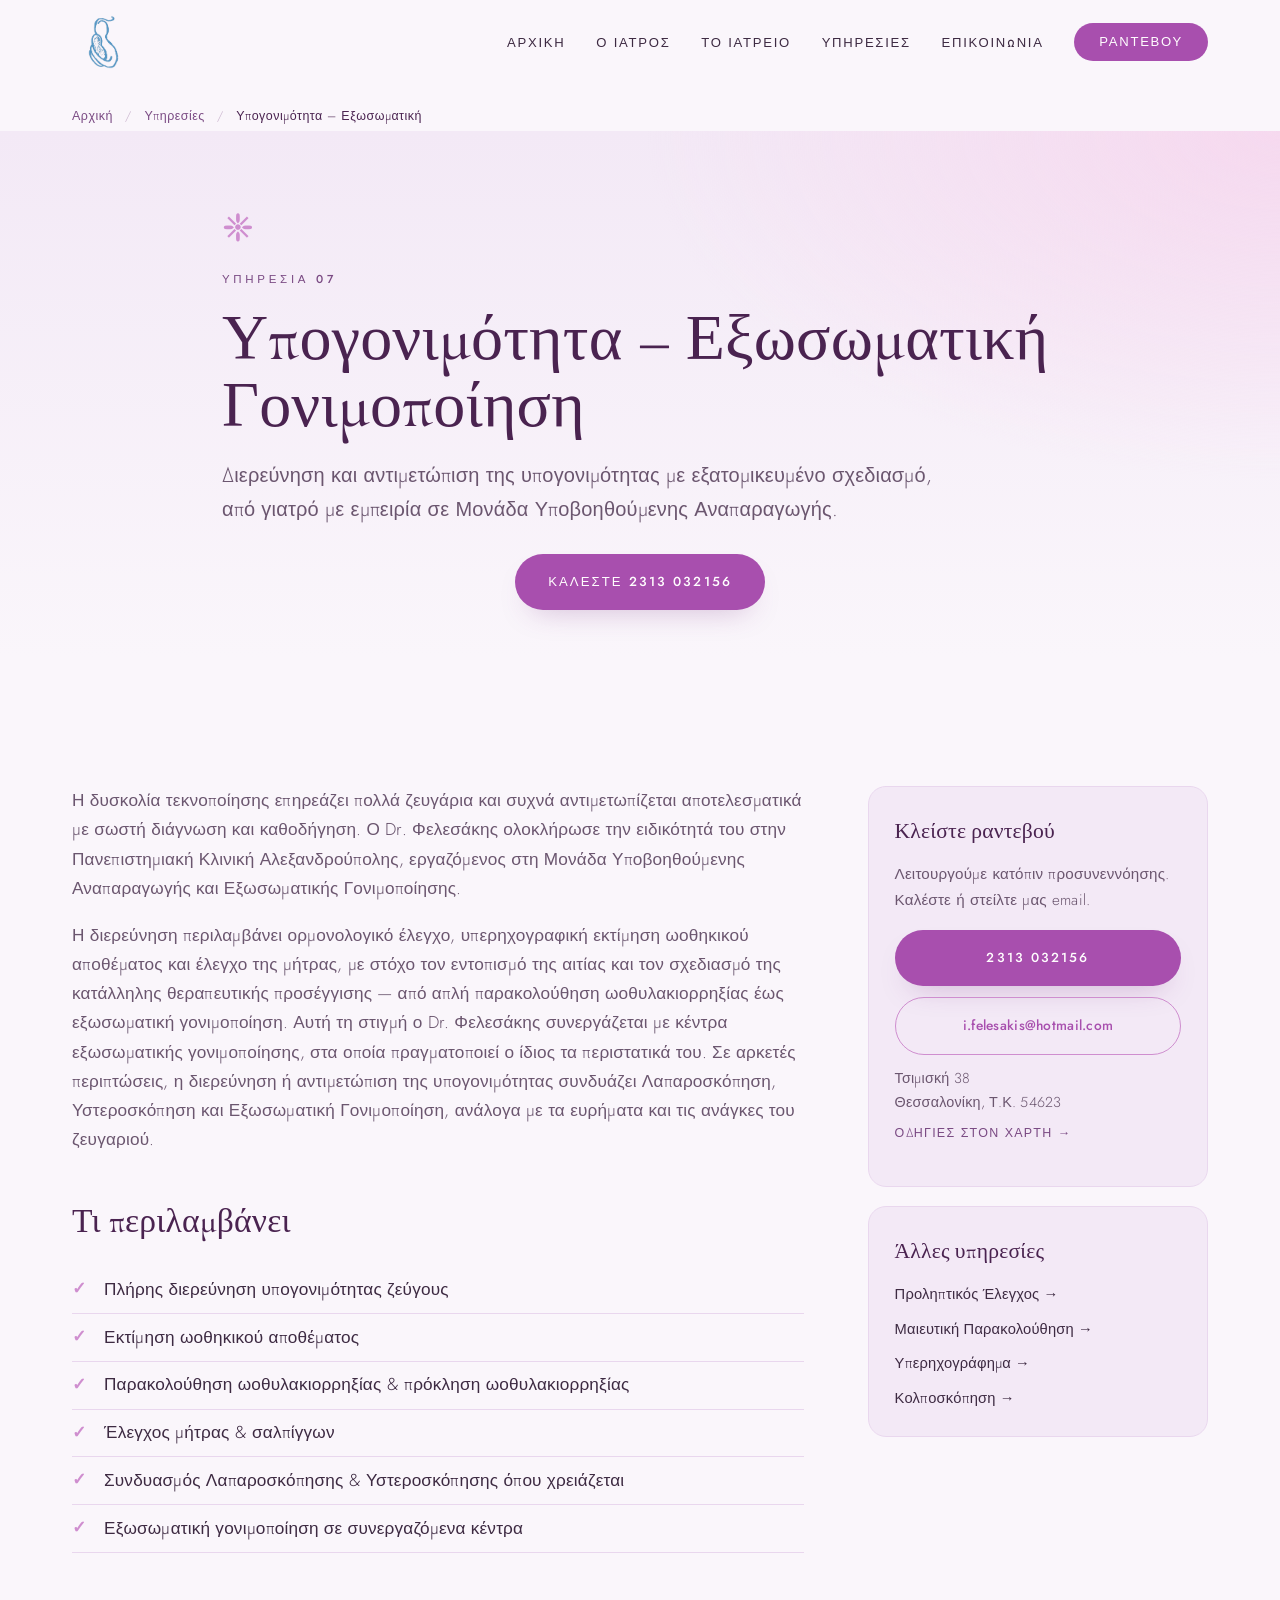
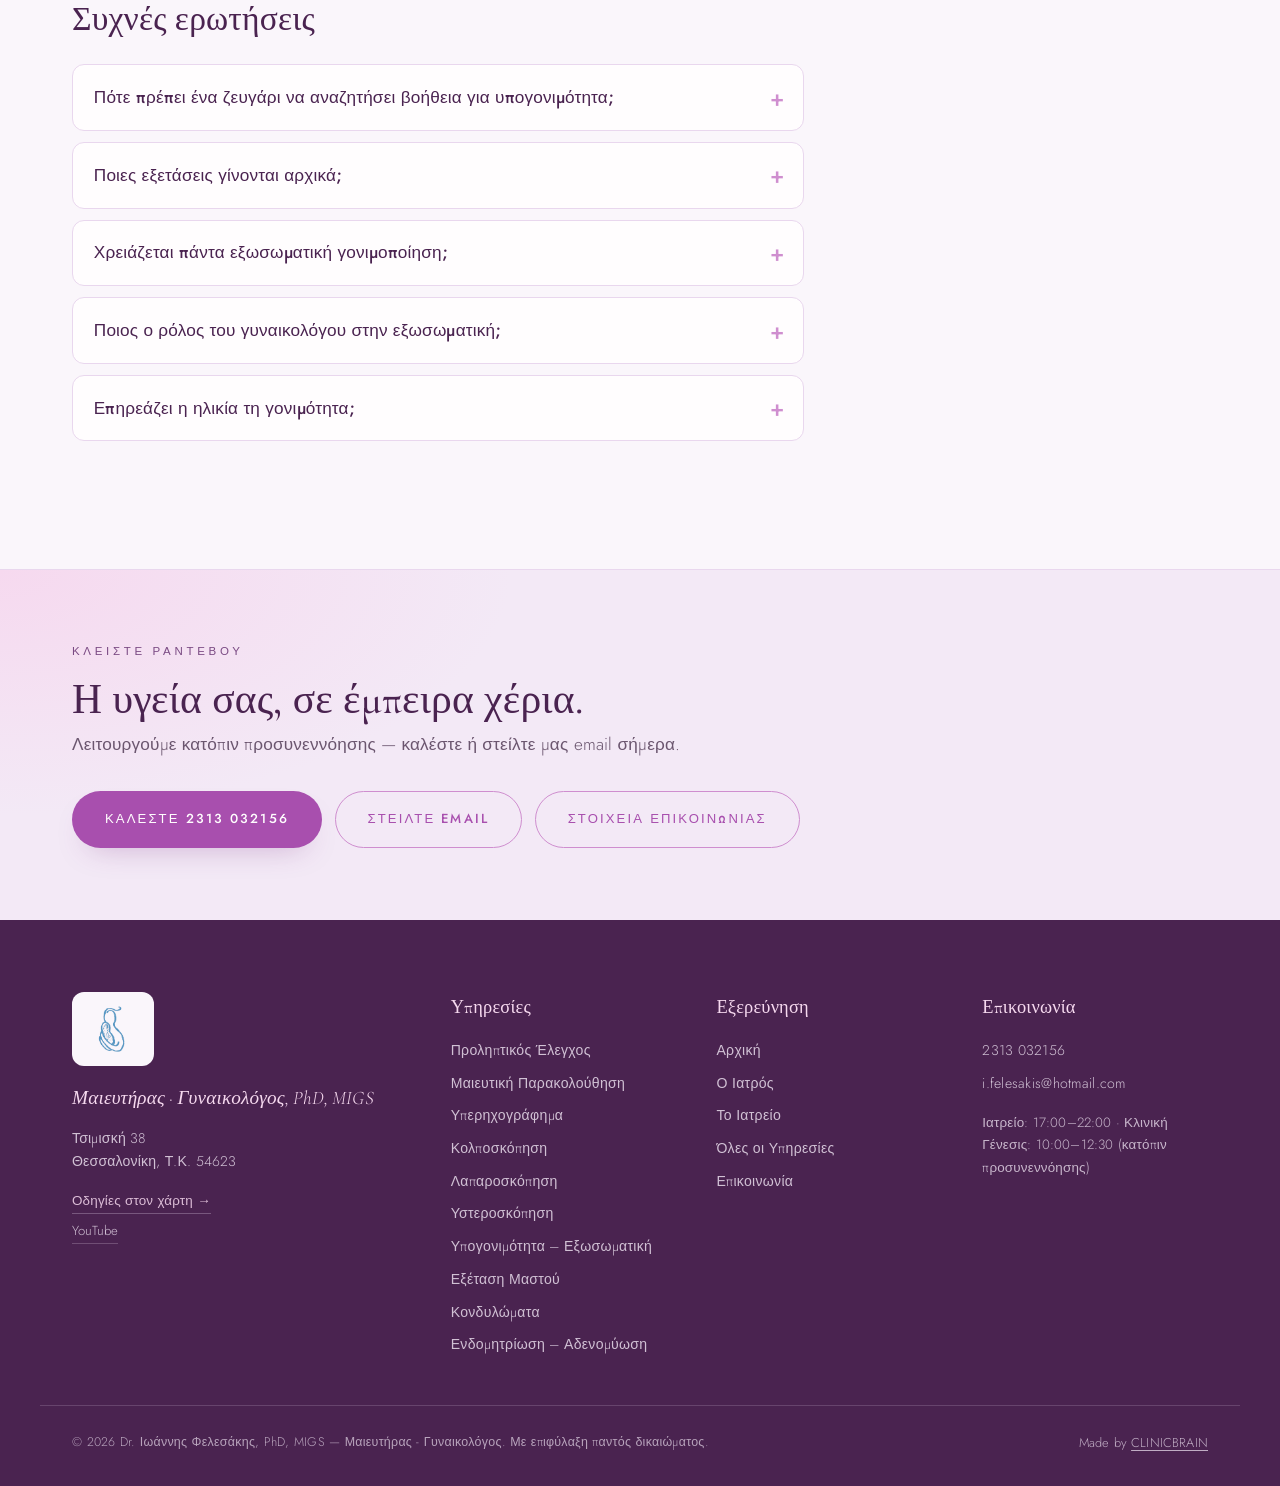
<file: ypiresies/ypogonimotita-exosomatiki.html>
<!DOCTYPE html>
<html lang="el">
<head>
  <meta charset="UTF-8" />
  <meta name="viewport" content="width=device-width, initial-scale=1.0" />
  <title>Υπογονιμότητα - Εξωσωματική Γονιμοποίηση Θεσσαλονίκη | Ιωάννης Φελεσάκης</title>
  <meta name="description" content="Διερεύνηση υπογονιμότητας &amp; εξωσωματική γονιμοποίηση στη Θεσσαλονίκη με τον Dr. Ιωάννη Φελεσάκη, με εμπειρία σε Μονάδα Υποβοηθούμενης Αναπαραγωγής." />
  <meta name="keywords" content="υπογονιμότητα Θεσσαλονίκη, εξωσωματική γονιμοποίηση, γιατρός εξωσωματικής, δυσκολία τεκνοποίησης" />
  <meta name="author" content="Dr. Ιωάννης Φελεσάκης" />
  <meta name="robots" content="index, follow, max-image-preview:large" />
  <meta name="theme-color" content="#f5edf7" />
  <link rel="canonical" href="https://felesakis.gr/ypiresies/ypogonimotita-exosomatiki.html" />

  <meta property="og:site_name" content="Ιωάννης Φελεσάκης" />
  <meta property="og:locale" content="el_GR" />
  <meta property="og:type" content="article" />
  <meta property="og:title" content="Υπογονιμότητα - Εξωσωματική Γονιμοποίηση Θεσσαλονίκη | Ιωάννης Φελεσάκης" />
  <meta property="og:description" content="Διερεύνηση υπογονιμότητας &amp; εξωσωματική γονιμοποίηση στη Θεσσαλονίκη με τον Dr. Ιωάννη Φελεσάκη, με εμπειρία σε Μονάδα Υποβοηθούμενης Αναπαραγωγής." />
  <meta property="og:url" content="https://felesakis.gr/ypiresies/ypogonimotita-exosomatiki.html" />
  <meta property="og:image" content="https://felesakis.gr/assets/og-image.jpg" />
  <meta name="twitter:card" content="summary_large_image" />
  <meta name="twitter:title" content="Υπογονιμότητα - Εξωσωματική Γονιμοποίηση Θεσσαλονίκη | Ιωάννης Φελεσάκης" />
  <meta name="twitter:description" content="Διερεύνηση υπογονιμότητας &amp; εξωσωματική γονιμοποίηση στη Θεσσαλονίκη με τον Dr. Ιωάννη Φελεσάκη, με εμπειρία σε Μονάδα Υποβοηθούμενης Αναπαραγωγής." />
  <meta name="twitter:image" content="https://felesakis.gr/assets/og-image.jpg" />

  <link rel="icon" type="image/png" href="../assets/favicon-32.png" />
  <link rel="apple-touch-icon" href="../assets/apple-touch-icon.png" />
  <link rel="preconnect" href="https://fonts.googleapis.com" />
  <link rel="preconnect" href="https://fonts.gstatic.com" crossorigin />
  <link href="https://fonts.googleapis.com/css2?family=Cormorant+Garamond:ital,wght@0,400;0,500;0,600;1,400;1,500&family=Jost:wght@300;400;500;600&display=swap" rel="stylesheet" />
  <link rel="stylesheet" href="../styles.css" />
  <script type="application/ld+json">{"@context": "https://schema.org", "@type": ["Physician", "MedicalBusiness", "LocalBusiness"], "@id": "https://felesakis.gr/#clinic", "name": "Ιωάννης Φελεσάκης", "alternateName": "Dr. Ιωάννης Φελεσάκης, PhD, MIGS — Γυναικολόγος", "url": "https://felesakis.gr/", "telephone": "+302313032156", "email": "i.felesakis@hotmail.com", "image": "https://felesakis.gr/assets/og-image.jpg", "logo": "https://felesakis.gr/assets/logo-mark.png", "priceRange": "€€", "currenciesAccepted": "EUR", "medicalSpecialty": "Gynecologic", "hasMap": "https://www.google.com/maps/dir/?api=1&destination=%CE%A4%CF%83%CE%B9%CE%BC%CE%B9%CF%83%CE%BA%CE%AE+38%2C+%CE%98%CE%B5%CF%83%CF%83%CE%B1%CE%BB%CE%BF%CE%BD%CE%AF%CE%BA%CE%B7+546+23", "geo": {"@type": "GeoCoordinates", "latitude": 40.632834, "longitude": 22.942239}, "address": {"@type": "PostalAddress", "streetAddress": "Τσιμισκή 38", "addressLocality": "Θεσσαλονίκη", "postalCode": "54623", "addressCountry": "GR"}, "openingHoursSpecification": [{"@type": "OpeningHoursSpecification", "dayOfWeek": ["Monday", "Tuesday", "Wednesday", "Thursday", "Friday"], "opens": "17:00", "closes": "22:00"}], "sameAs": ["https://www.youtube.com/channel/UCQ5oIycoXh8OLL2Y0oL8ktg"]}</script>
  <script type="application/ld+json">{"@context": "https://schema.org", "@type": "BreadcrumbList", "itemListElement": [{"@type": "ListItem", "position": 1, "name": "Αρχική", "item": "https://felesakis.gr/index.html"}, {"@type": "ListItem", "position": 2, "name": "Υπηρεσίες", "item": "https://felesakis.gr/ypiresies/index.html"}, {"@type": "ListItem", "position": 3, "name": "Υπογονιμότητα – Εξωσωματική", "item": "https://felesakis.gr/ypiresies/ypogonimotita-exosomatiki.html"}]}</script>
  <script type="application/ld+json">{"@context": "https://schema.org", "@type": "MedicalProcedure", "name": "Υπογονιμότητα – Εξωσωματική", "description": "Διερεύνηση υπογονιμότητας & εξωσωματική γονιμοποίηση στη Θεσσαλονίκη με τον Dr. Ιωάννη Φελεσάκη, με εμπειρία σε Μονάδα Υποβοηθούμενης Αναπαραγωγής.", "url": "https://felesakis.gr/ypiresies/ypogonimotita-exosomatiki.html", "provider": {"@id": "https://felesakis.gr/#clinic"}}</script>
  <script type="application/ld+json">{"@context": "https://schema.org", "@type": "FAQPage", "mainEntity": [{"@type": "Question", "name": "Πότε πρέπει ένα ζευγάρι να αναζητήσει βοήθεια για υπογονιμότητα;", "acceptedAnswer": {"@type": "Answer", "text": "Συνήθως μετά από 12 μήνες προσπάθειας χωρίς αντισύλληψη, ή νωρίτερα αν η γυναίκα είναι άνω των 35 ετών."}}, {"@type": "Question", "name": "Ποιες εξετάσεις γίνονται αρχικά;", "acceptedAnswer": {"@type": "Answer", "text": "Ορμονολογικός έλεγχος, υπερηχογράφημα ωοθηκικού αποθέματος και έλεγχος βατότητας σαλπίγγων, ανάλογα με το ιστορικό."}}, {"@type": "Question", "name": "Χρειάζεται πάντα εξωσωματική γονιμοποίηση;", "acceptedAnswer": {"@type": "Answer", "text": "Όχι, πολλές περιπτώσεις αντιμετωπίζονται με απλούστερες μεθόδους, όπως παρακολούθηση κύκλου ή πρόκληση ωοθυλακιορρηξίας."}}, {"@type": "Question", "name": "Ποιος ο ρόλος του γυναικολόγου στην εξωσωματική;", "acceptedAnswer": {"@type": "Answer", "text": "Η αρχική διερεύνηση, ο σχεδιασμός της θεραπείας και η προσωπική διεξαγωγή των περιστατικών σε συνεργαζόμενα κέντρα εξωσωματικής γονιμοποίησης."}}, {"@type": "Question", "name": "Επηρεάζει η ηλικία τη γονιμότητα;", "acceptedAnswer": {"@type": "Answer", "text": "Ναι, η γονιμότητα μειώνεται σταδιακά με την ηλικία, ιδίως μετά τα 35, γι' αυτό η έγκαιρη διερεύνηση έχει σημασία."}}]}</script>
</head>
<body>
  <a class="skip-link" href="#main">Μετάβαση στο περιεχόμενο</a>
  <header class="site-header" id="top">
    <nav class="nav container" aria-label="Κύρια πλοήγηση">
      <a href="../index.html" class="brand" aria-label="Ιωάννης Φελεσάκης — Αρχική">
        <img src="../assets/logo-mark.png" alt="Ιωάννης Φελεσάκης" class="brand-logo" width="700" height="700" />
      </a>
      <button class="nav-toggle" aria-label="Άνοιγμα μενού" aria-expanded="false"><span></span><span></span><span></span></button>
      <ul class="nav-links">
        <li><a href="../index.html">Αρχική</a></li>
        <li><a href="../i-giatros.html">Ο Ιατρός</a></li>
        <li><a href="../to-iatreio.html">Το Ιατρείο</a></li>
        <li class="has-sub">
          <a href="../ypiresies/index.html" aria-current="page">Υπηρεσίες</a>
          <ul class="sub">
            <li><a href="../ypiresies/proliptikos-elegxos.html">Προληπτικός Έλεγχος</a></li>
            <li><a href="../ypiresies/maieutiki-parakolouthisi.html">Μαιευτική Παρακολούθηση</a></li>
            <li><a href="../ypiresies/yperixografima-ydroyperixografia.html">Υπερηχογράφημα</a></li>
            <li><a href="../ypiresies/kolposkopisi.html">Κολποσκόπηση</a></li>
            <li><a href="../ypiresies/laparoskopisi.html">Λαπαροσκόπηση</a></li>
            <li><a href="../ypiresies/ysteroskopisi.html">Υστεροσκόπηση</a></li>
            <li><a href="../ypiresies/ypogonimotita-exosomatiki.html">Υπογονιμότητα &ndash; Εξωσωματική</a></li>
            <li><a href="../ypiresies/exetasi-mastou.html">Εξέταση Μαστού</a></li>
            <li><a href="../ypiresies/kondylomata.html">Κονδυλώματα</a></li>
            <li><a href="../ypiresies/endomitriosi-adenomyosi.html">Ενδομητρίωση &ndash; Αδενομύωση</a></li>
          </ul>
        </li>
        <li><a href="../epikoinonia.html">Επικοινωνία</a></li>
        <li><a href="../epikoinonia.html" class="btn btn-nav">Ραντεβού</a></li>
      </ul>
    </nav>
  </header>
  <nav class="crumbs container" aria-label="Breadcrumb"><a href="../index.html">Αρχική</a> <span class="sep">/</span> <a href="../ypiresies/index.html">Υπηρεσίες</a> <span class="sep">/</span> <span aria-current="page">Υπογονιμότητα &ndash; Εξωσωματική</span></nav>
  <main id="main">
    <section class="page-hero page-hero--svc">
      <div class="container">
        <span class="svc-hero-icon" aria-hidden="true">❈</span>
        <p class="eyebrow reveal">Υπηρεσία 07</p>
        <h1 class="page-title reveal">Υπογονιμότητα &ndash; Εξωσωματική Γονιμοποίηση</h1>
        <p class="page-lead reveal">Διερεύνηση και αντιμετώπιση της υπογονιμότητας με εξατομικευμένο σχεδιασμό, από γιατρό με εμπειρία σε Μονάδα Υποβοηθούμενης Αναπαραγωγής.</p>
        <div class="hero-actions reveal"><a href="tel:+302313032156" class="btn btn-primary">Καλέστε 2313 032156</a></div>
      </div>
    </section>

    <section class="svc-detail">
      <div class="container svc-detail-grid">
        <article class="svc-body">
          <p class="reveal">Η δυσκολία τεκνοποίησης επηρεάζει πολλά ζευγάρια και συχνά αντιμετωπίζεται αποτελεσματικά με σωστή διάγνωση και καθοδήγηση. Ο Dr. Φελεσάκης ολοκλήρωσε την ειδικότητά του στην Πανεπιστημιακή Κλινική Αλεξανδρούπολης, εργαζόμενος στη Μονάδα Υποβοηθούμενης Αναπαραγωγής και Εξωσωματικής Γονιμοποίησης.</p>
          <p class="reveal">Η διερεύνηση περιλαμβάνει ορμονολογικό έλεγχο, υπερηχογραφική εκτίμηση ωοθηκικού αποθέματος και έλεγχο της μήτρας, με στόχο τον εντοπισμό της αιτίας και τον σχεδιασμό της κατάλληλης θεραπευτικής προσέγγισης — από απλή παρακολούθηση ωοθυλακιορρηξίας έως εξωσωματική γονιμοποίηση. Αυτή τη στιγμή ο Dr. Φελεσάκης συνεργάζεται με κέντρα εξωσωματικής γονιμοποίησης, στα οποία πραγματοποιεί ο ίδιος τα περιστατικά του. Σε αρκετές περιπτώσεις, η διερεύνηση ή αντιμετώπιση της υπογονιμότητας συνδυάζει Λαπαροσκόπηση, Υστεροσκόπηση και Εξωσωματική Γονιμοποίηση, ανάλογα με τα ευρήματα και τις ανάγκες του ζευγαριού.</p>

          <h2 class="reveal">Τι περιλαμβάνει</h2>
          <ul class="ticks">
            <li class="reveal">Πλήρης διερεύνηση υπογονιμότητας ζεύγους</li>
            <li class="reveal">Εκτίμηση ωοθηκικού αποθέματος</li>
            <li class="reveal">Παρακολούθηση ωοθυλακιορρηξίας &amp; πρόκληση ωοθυλακιορρηξίας</li>
            <li class="reveal">Έλεγχος μήτρας &amp; σαλπίγγων</li>
            <li class="reveal">Συνδυασμός Λαπαροσκόπησης &amp; Υστεροσκόπησης όπου χρειάζεται</li>
            <li class="reveal">Εξωσωματική γονιμοποίηση σε συνεργαζόμενα κέντρα</li>
          </ul>

          <h2 class="reveal">Συχνές ερωτήσεις</h2>
          <div class="faq">
            <details class="faq-item reveal"><summary>Πότε πρέπει ένα ζευγάρι να αναζητήσει βοήθεια για υπογονιμότητα;</summary><p>Συνήθως μετά από 12 μήνες προσπάθειας χωρίς αντισύλληψη, ή νωρίτερα αν η γυναίκα είναι άνω των 35 ετών.</p></details>
            <details class="faq-item reveal"><summary>Ποιες εξετάσεις γίνονται αρχικά;</summary><p>Ορμονολογικός έλεγχος, υπερηχογράφημα ωοθηκικού αποθέματος και έλεγχος βατότητας σαλπίγγων, ανάλογα με το ιστορικό.</p></details>
            <details class="faq-item reveal"><summary>Χρειάζεται πάντα εξωσωματική γονιμοποίηση;</summary><p>Όχι, πολλές περιπτώσεις αντιμετωπίζονται με απλούστερες μεθόδους, όπως παρακολούθηση κύκλου ή πρόκληση ωοθυλακιορρηξίας.</p></details>
            <details class="faq-item reveal"><summary>Ποιος ο ρόλος του γυναικολόγου στην εξωσωματική;</summary><p>Η αρχική διερεύνηση, ο σχεδιασμός της θεραπείας και η προσωπική διεξαγωγή των περιστατικών σε συνεργαζόμενα κέντρα εξωσωματικής γονιμοποίησης.</p></details>
            <details class="faq-item reveal"><summary>Επηρεάζει η ηλικία τη γονιμότητα;</summary><p>Ναι, η γονιμότητα μειώνεται σταδιακά με την ηλικία, ιδίως μετά τα 35, γι&#39; αυτό η έγκαιρη διερεύνηση έχει σημασία.</p></details>
          </div>
        </article>

        <aside class="svc-aside">
          <div class="aside-card reveal">
            <h3>Κλείστε ραντεβού</h3>
            <p>Λειτουργούμε κατόπιν προσυνεννόησης. Καλέστε ή στείλτε μας email.</p>
            <a href="tel:+302313032156" class="btn btn-primary btn-block">2313 032156</a>
            <a href="mailto:i.felesakis@hotmail.com" class="btn btn-ghost btn-block btn-email">i.felesakis@hotmail.com</a>
            <p class="aside-meta"><a class="map-link" href="https://www.google.com/maps/dir/?api=1&amp;destination=%CE%A4%CF%83%CE%B9%CE%BC%CE%B9%CF%83%CE%BA%CE%AE+38%2C+%CE%98%CE%B5%CF%83%CF%83%CE%B1%CE%BB%CE%BF%CE%BD%CE%AF%CE%BA%CE%B7+546+23" target="_blank" rel="noopener noreferrer">Τσιμισκή 38<br />Θεσσαλονίκη, Τ.Κ. 54623<span class="map-link-cta">Οδηγίες στον χάρτη &rarr;</span></a></p>
          </div>
          <div class="aside-card reveal">
            <h3>Άλλες υπηρεσίες</h3>
            <nav class="aside-links">
              <a href="proliptikos-elegxos.html">Προληπτικός Έλεγχος →</a>
              <a href="maieutiki-parakolouthisi.html">Μαιευτική Παρακολούθηση →</a>
              <a href="yperixografima-ydroyperixografia.html">Υπερηχογράφημα →</a>
              <a href="kolposkopisi.html">Κολποσκόπηση →</a>
            </nav>
          </div>
        </aside>
      </div>
    </section>
  </main>
  <section class="cta-band">
    <div class="container cta-inner">
      <div>
        <p class="eyebrow">Κλείστε ραντεβού</p>
        <h2 class="cta-title">Η υγεία σας, σε έμπειρα χέρια.</h2>
        <p class="cta-sub">Λειτουργούμε κατόπιν προσυνεννόησης — καλέστε ή στείλτε μας email σήμερα.</p>
      </div>
      <div class="cta-actions">
        <a href="tel:+302313032156" class="btn btn-primary">Καλέστε 2313 032156</a>
        <a href="mailto:i.felesakis@hotmail.com" class="btn btn-ghost">Στείλτε Email</a>
        <a href="../epikoinonia.html" class="btn btn-ghost">Στοιχεία Επικοινωνίας</a>
      </div>
    </div>
  </section>
  <footer class="site-footer">
    <div class="container footer-inner">
      <div class="footer-brand">
        <img src="../assets/logo-mark.png" alt="Ιωάννης Φελεσάκης" class="footer-logo" width="700" height="700" />
        <p class="footer-tag">Μαιευτήρας &middot; Γυναικολόγος, PhD, MIGS</p>
        <p class="footer-addr">
          Τσιμισκή 38<br />
          Θεσσαλονίκη, Τ.Κ. 54623
        </p>
        <a class="footer-map" href="https://www.google.com/maps/dir/?api=1&amp;destination=%CE%A4%CF%83%CE%B9%CE%BC%CE%B9%CF%83%CE%BA%CE%AE+38%2C+%CE%98%CE%B5%CF%83%CF%83%CE%B1%CE%BB%CE%BF%CE%BD%CE%AF%CE%BA%CE%B7+546+23" target="_blank" rel="noopener noreferrer">Οδηγίες στον χάρτη &rarr;</a>
        <div class="footer-social">
          <a href="https://www.youtube.com/channel/UCQ5oIycoXh8OLL2Y0oL8ktg" target="_blank" rel="noopener noreferrer" aria-label="YouTube">YouTube</a>
        </div>
      </div>

      <div class="footer-col">
        <h3>Υπηρεσίες</h3>
        <nav aria-label="Υπηρεσίες" class="footer-links">
          <a href="../ypiresies/proliptikos-elegxos.html">Προληπτικός Έλεγχος</a>
          <a href="../ypiresies/maieutiki-parakolouthisi.html">Μαιευτική Παρακολούθηση</a>
          <a href="../ypiresies/yperixografima-ydroyperixografia.html">Υπερηχογράφημα</a>
          <a href="../ypiresies/kolposkopisi.html">Κολποσκόπηση</a>
          <a href="../ypiresies/laparoskopisi.html">Λαπαροσκόπηση</a>
          <a href="../ypiresies/ysteroskopisi.html">Υστεροσκόπηση</a>
          <a href="../ypiresies/ypogonimotita-exosomatiki.html">Υπογονιμότητα &ndash; Εξωσωματική</a>
          <a href="../ypiresies/exetasi-mastou.html">Εξέταση Μαστού</a>
          <a href="../ypiresies/kondylomata.html">Κονδυλώματα</a>
          <a href="../ypiresies/endomitriosi-adenomyosi.html">Ενδομητρίωση &ndash; Αδενομύωση</a>
        </nav>
      </div>

      <div class="footer-col">
        <h3>Εξερεύνηση</h3>
        <nav aria-label="Πλοήγηση" class="footer-links">
          <a href="../index.html">Αρχική</a>
          <a href="../i-giatros.html">Ο Ιατρός</a>
          <a href="../to-iatreio.html">Το Ιατρείο</a>
          <a href="../ypiresies/index.html">Όλες οι Υπηρεσίες</a>
          <a href="../epikoinonia.html">Επικοινωνία</a>
        </nav>
      </div>

      <div class="footer-col">
        <h3>Επικοινωνία</h3>
        <nav aria-label="Επικοινωνία" class="footer-links">
          <a href="tel:+302313032156">2313 032156</a>
          <a href="mailto:i.felesakis@hotmail.com">i.felesakis@hotmail.com</a>
        </nav>
        <p class="footer-hours">Ιατρείο: 17:00–22:00 &middot; Κλινική Γένεσις: 10:00–12:30 (κατόπιν προσυνεννόησης)</p>
      </div>
    </div>

    <div class="footer-bottom">
      <p class="footer-copy">© <span id="year">2026</span> Dr. Ιωάννης Φελεσάκης, PhD, MIGS — Μαιευτήρας - Γυναικολόγος. Με επιφύλαξη παντός δικαιώματος.</p>
      <p class="cb-credit">Made by <a href="https://clinicbrain.gr/?utm_source=client-site&amp;utm_medium=footer&amp;utm_campaign=made-by" target="_blank" rel="noopener noreferrer">CLINICBRAIN</a></p>
    </div>
  </footer>
  <script src="../main.js" defer></script>
</body>
</html>
</file>
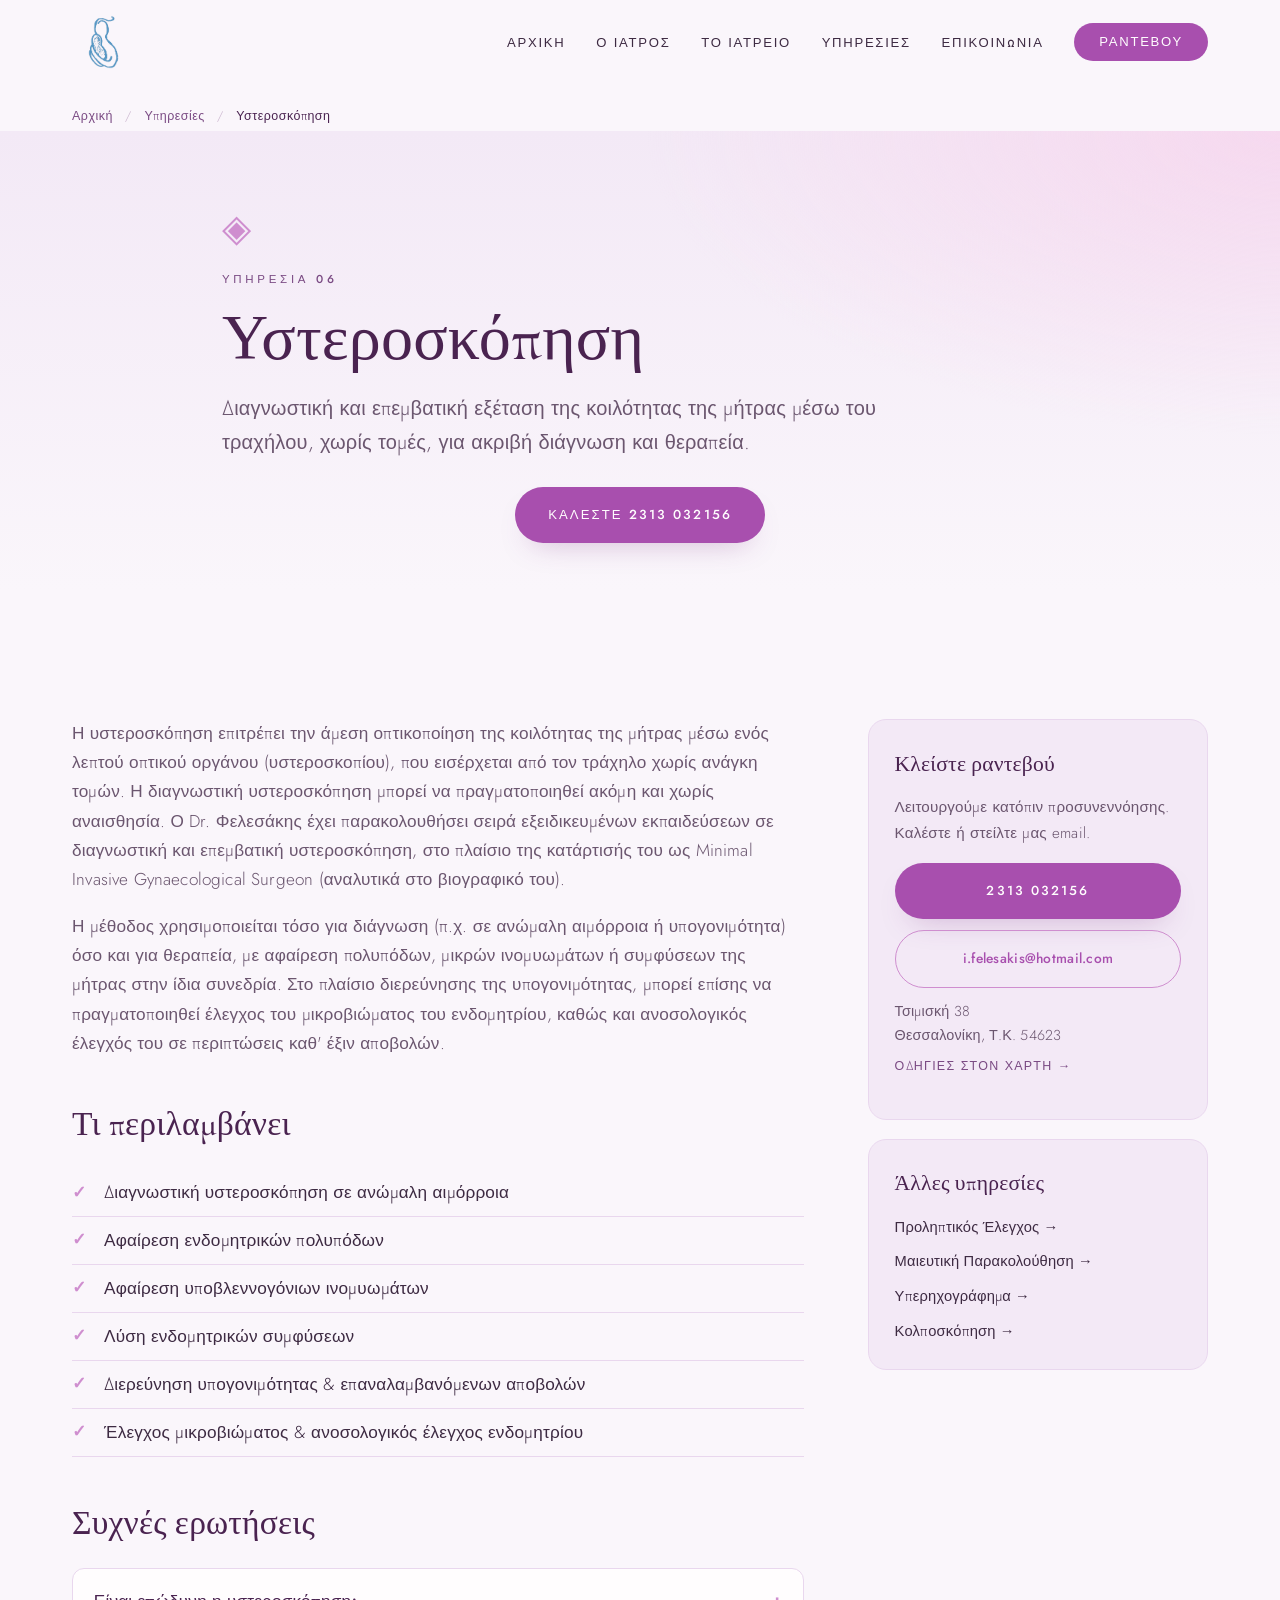
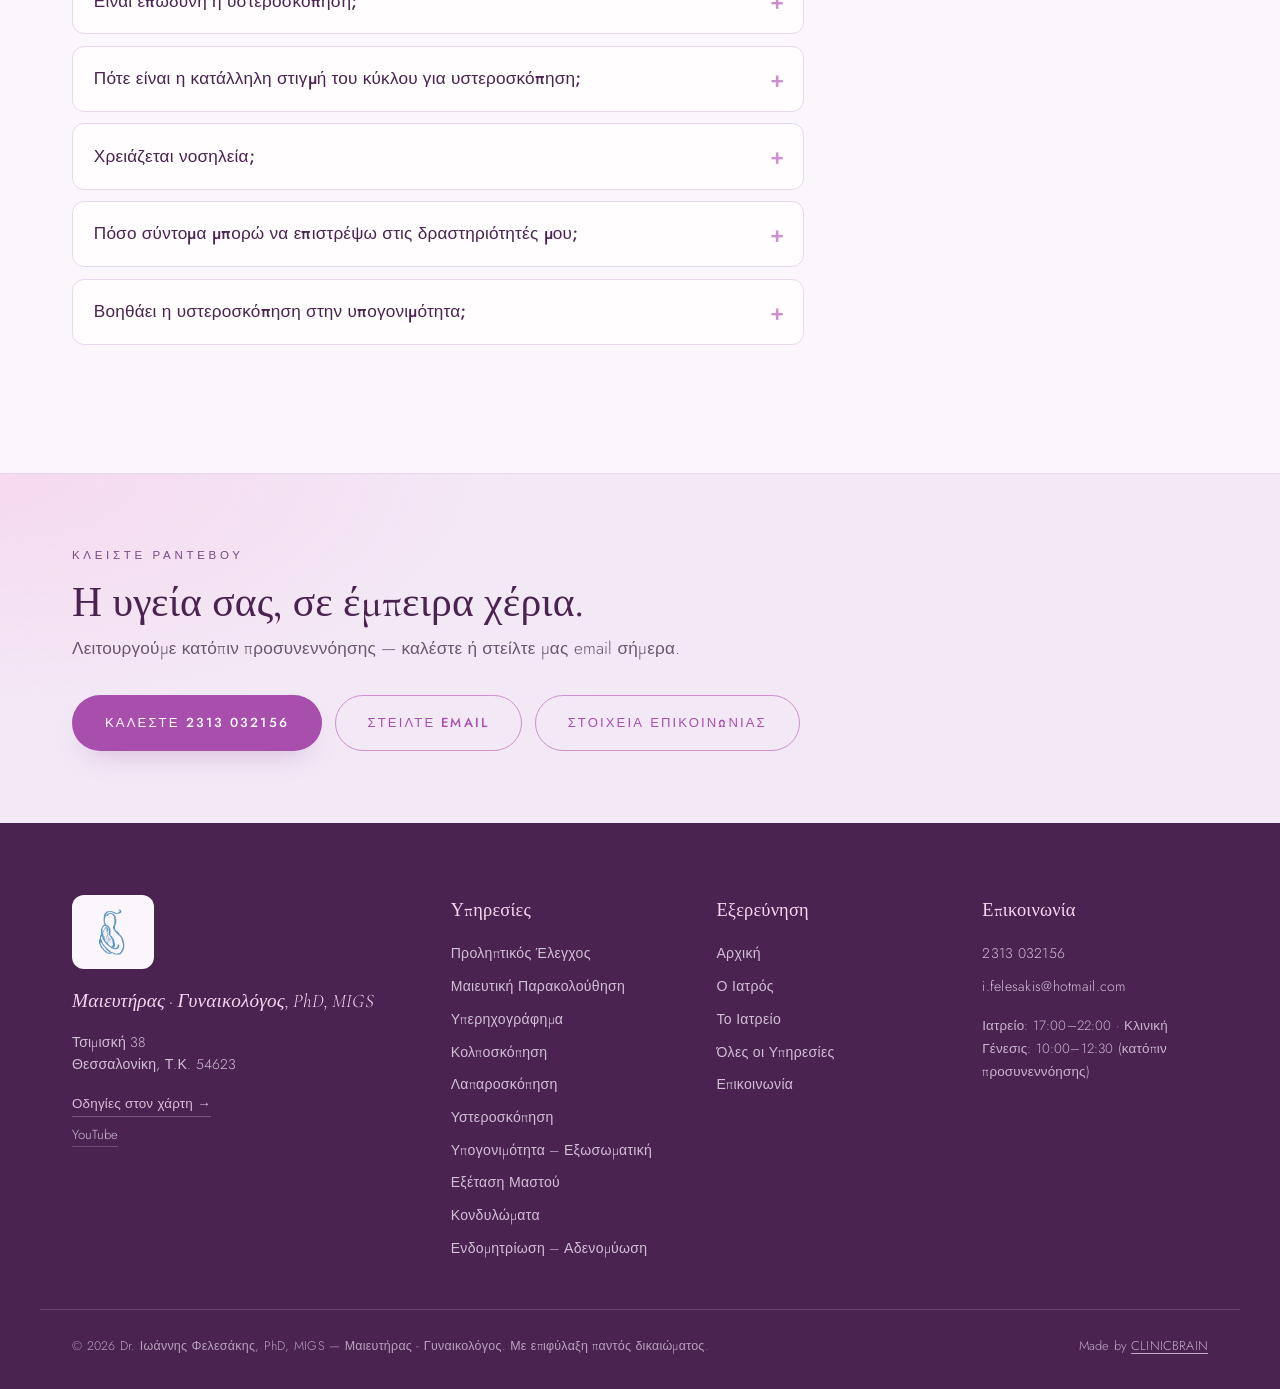
<file: ypiresies/ysteroskopisi.html>
<!DOCTYPE html>
<html lang="el">
<head>
  <meta charset="UTF-8" />
  <meta name="viewport" content="width=device-width, initial-scale=1.0" />
  <title>Υστεροσκόπηση Θεσσαλονίκη | Ιωάννης Φελεσάκης</title>
  <meta name="description" content="Υστεροσκόπηση στη Θεσσαλονίκη από τον Dr. Ιωάννη Φελεσάκη — διαγνωστική &amp; επεμβατική αντιμετώπιση πολυπόδων, ινομυωμάτων και συμφύσεων." />
  <meta name="keywords" content="υστεροσκόπηση Θεσσαλονίκη, πολύποδας μήτρας, υπογόνιμη γυναίκα, γυναικολόγος υστεροσκόπηση" />
  <meta name="author" content="Dr. Ιωάννης Φελεσάκης" />
  <meta name="robots" content="index, follow, max-image-preview:large" />
  <meta name="theme-color" content="#f5edf7" />
  <link rel="canonical" href="https://felesakis.gr/ypiresies/ysteroskopisi.html" />

  <meta property="og:site_name" content="Ιωάννης Φελεσάκης" />
  <meta property="og:locale" content="el_GR" />
  <meta property="og:type" content="article" />
  <meta property="og:title" content="Υστεροσκόπηση Θεσσαλονίκη | Ιωάννης Φελεσάκης" />
  <meta property="og:description" content="Υστεροσκόπηση στη Θεσσαλονίκη από τον Dr. Ιωάννη Φελεσάκη — διαγνωστική &amp; επεμβατική αντιμετώπιση πολυπόδων, ινομυωμάτων και συμφύσεων." />
  <meta property="og:url" content="https://felesakis.gr/ypiresies/ysteroskopisi.html" />
  <meta property="og:image" content="https://felesakis.gr/assets/og-image.jpg" />
  <meta name="twitter:card" content="summary_large_image" />
  <meta name="twitter:title" content="Υστεροσκόπηση Θεσσαλονίκη | Ιωάννης Φελεσάκης" />
  <meta name="twitter:description" content="Υστεροσκόπηση στη Θεσσαλονίκη από τον Dr. Ιωάννη Φελεσάκη — διαγνωστική &amp; επεμβατική αντιμετώπιση πολυπόδων, ινομυωμάτων και συμφύσεων." />
  <meta name="twitter:image" content="https://felesakis.gr/assets/og-image.jpg" />

  <link rel="icon" type="image/png" href="../assets/favicon-32.png" />
  <link rel="apple-touch-icon" href="../assets/apple-touch-icon.png" />
  <link rel="preconnect" href="https://fonts.googleapis.com" />
  <link rel="preconnect" href="https://fonts.gstatic.com" crossorigin />
  <link href="https://fonts.googleapis.com/css2?family=Cormorant+Garamond:ital,wght@0,400;0,500;0,600;1,400;1,500&family=Jost:wght@300;400;500;600&display=swap" rel="stylesheet" />
  <link rel="stylesheet" href="../styles.css" />
  <script type="application/ld+json">{"@context": "https://schema.org", "@type": ["Physician", "MedicalBusiness", "LocalBusiness"], "@id": "https://felesakis.gr/#clinic", "name": "Ιωάννης Φελεσάκης", "alternateName": "Dr. Ιωάννης Φελεσάκης, PhD, MIGS — Γυναικολόγος", "url": "https://felesakis.gr/", "telephone": "+302313032156", "email": "i.felesakis@hotmail.com", "image": "https://felesakis.gr/assets/og-image.jpg", "logo": "https://felesakis.gr/assets/logo-mark.png", "priceRange": "€€", "currenciesAccepted": "EUR", "medicalSpecialty": "Gynecologic", "hasMap": "https://www.google.com/maps/dir/?api=1&destination=%CE%A4%CF%83%CE%B9%CE%BC%CE%B9%CF%83%CE%BA%CE%AE+38%2C+%CE%98%CE%B5%CF%83%CF%83%CE%B1%CE%BB%CE%BF%CE%BD%CE%AF%CE%BA%CE%B7+546+23", "geo": {"@type": "GeoCoordinates", "latitude": 40.632834, "longitude": 22.942239}, "address": {"@type": "PostalAddress", "streetAddress": "Τσιμισκή 38", "addressLocality": "Θεσσαλονίκη", "postalCode": "54623", "addressCountry": "GR"}, "openingHoursSpecification": [{"@type": "OpeningHoursSpecification", "dayOfWeek": ["Monday", "Tuesday", "Wednesday", "Thursday", "Friday"], "opens": "17:00", "closes": "22:00"}], "sameAs": ["https://www.youtube.com/channel/UCQ5oIycoXh8OLL2Y0oL8ktg"]}</script>
  <script type="application/ld+json">{"@context": "https://schema.org", "@type": "BreadcrumbList", "itemListElement": [{"@type": "ListItem", "position": 1, "name": "Αρχική", "item": "https://felesakis.gr/index.html"}, {"@type": "ListItem", "position": 2, "name": "Υπηρεσίες", "item": "https://felesakis.gr/ypiresies/index.html"}, {"@type": "ListItem", "position": 3, "name": "Υστεροσκόπηση", "item": "https://felesakis.gr/ypiresies/ysteroskopisi.html"}]}</script>
  <script type="application/ld+json">{"@context": "https://schema.org", "@type": "MedicalProcedure", "name": "Υστεροσκόπηση", "description": "Υστεροσκόπηση στη Θεσσαλονίκη από τον Dr. Ιωάννη Φελεσάκη — διαγνωστική & επεμβατική αντιμετώπιση πολυπόδων, ινομυωμάτων και συμφύσεων.", "url": "https://felesakis.gr/ypiresies/ysteroskopisi.html", "provider": {"@id": "https://felesakis.gr/#clinic"}}</script>
  <script type="application/ld+json">{"@context": "https://schema.org", "@type": "FAQPage", "mainEntity": [{"@type": "Question", "name": "Είναι επώδυνη η υστεροσκόπηση;", "acceptedAnswer": {"@type": "Answer", "text": "Η διαγνωστική υστεροσκόπηση προκαλεί συνήθως ήπια ενόχληση, γίνεται στο ιατρείο και μπορεί να πραγματοποιηθεί ακόμη και χωρίς αναισθησία. Η επεμβατική υστεροσκόπηση γίνεται υπό αναισθησία."}}, {"@type": "Question", "name": "Πότε είναι η κατάλληλη στιγμή του κύκλου για υστεροσκόπηση;", "acceptedAnswer": {"@type": "Answer", "text": "Συνήθως προτιμάται το πρώτο μισό του κύκλου, αμέσως μετά το τέλος της περιόδου, για καλύτερη ορατότητα."}}, {"@type": "Question", "name": "Χρειάζεται νοσηλεία;", "acceptedAnswer": {"@type": "Answer", "text": "Η διαγνωστική υστεροσκόπηση είναι εξωνοσοκομειακή. Η επεμβατική συνήθως απαιτεί νοσηλεία λίγων ωρών."}}, {"@type": "Question", "name": "Πόσο σύντομα μπορώ να επιστρέψω στις δραστηριότητές μου;", "acceptedAnswer": {"@type": "Answer", "text": "Οι περισσότερες γυναίκες επιστρέφουν στην καθημερινότητά τους μέσα σε 1-2 ημέρες μετά από επεμβατική υστεροσκόπηση."}}, {"@type": "Question", "name": "Βοηθάει η υστεροσκόπηση στην υπογονιμότητα;", "acceptedAnswer": {"@type": "Answer", "text": "Ναι, επιτρέπει τον έλεγχο και τη διόρθωση ανωμαλιών της κοιλότητας της μήτρας που μπορεί να δυσχεραίνουν την εμφύτευση, καθώς και τον έλεγχο του μικροβιώματος ή τον ανοσολογικό έλεγχο του ενδομητρίου σε περιπτώσεις καθ' έξιν αποβολών."}}]}</script>
</head>
<body>
  <a class="skip-link" href="#main">Μετάβαση στο περιεχόμενο</a>
  <header class="site-header" id="top">
    <nav class="nav container" aria-label="Κύρια πλοήγηση">
      <a href="../index.html" class="brand" aria-label="Ιωάννης Φελεσάκης — Αρχική">
        <img src="../assets/logo-mark.png" alt="Ιωάννης Φελεσάκης" class="brand-logo" width="700" height="700" />
      </a>
      <button class="nav-toggle" aria-label="Άνοιγμα μενού" aria-expanded="false"><span></span><span></span><span></span></button>
      <ul class="nav-links">
        <li><a href="../index.html">Αρχική</a></li>
        <li><a href="../i-giatros.html">Ο Ιατρός</a></li>
        <li><a href="../to-iatreio.html">Το Ιατρείο</a></li>
        <li class="has-sub">
          <a href="../ypiresies/index.html" aria-current="page">Υπηρεσίες</a>
          <ul class="sub">
            <li><a href="../ypiresies/proliptikos-elegxos.html">Προληπτικός Έλεγχος</a></li>
            <li><a href="../ypiresies/maieutiki-parakolouthisi.html">Μαιευτική Παρακολούθηση</a></li>
            <li><a href="../ypiresies/yperixografima-ydroyperixografia.html">Υπερηχογράφημα</a></li>
            <li><a href="../ypiresies/kolposkopisi.html">Κολποσκόπηση</a></li>
            <li><a href="../ypiresies/laparoskopisi.html">Λαπαροσκόπηση</a></li>
            <li><a href="../ypiresies/ysteroskopisi.html">Υστεροσκόπηση</a></li>
            <li><a href="../ypiresies/ypogonimotita-exosomatiki.html">Υπογονιμότητα &ndash; Εξωσωματική</a></li>
            <li><a href="../ypiresies/exetasi-mastou.html">Εξέταση Μαστού</a></li>
            <li><a href="../ypiresies/kondylomata.html">Κονδυλώματα</a></li>
            <li><a href="../ypiresies/endomitriosi-adenomyosi.html">Ενδομητρίωση &ndash; Αδενομύωση</a></li>
          </ul>
        </li>
        <li><a href="../epikoinonia.html">Επικοινωνία</a></li>
        <li><a href="../epikoinonia.html" class="btn btn-nav">Ραντεβού</a></li>
      </ul>
    </nav>
  </header>
  <nav class="crumbs container" aria-label="Breadcrumb"><a href="../index.html">Αρχική</a> <span class="sep">/</span> <a href="../ypiresies/index.html">Υπηρεσίες</a> <span class="sep">/</span> <span aria-current="page">Υστεροσκόπηση</span></nav>
  <main id="main">
    <section class="page-hero page-hero--svc">
      <div class="container">
        <span class="svc-hero-icon" aria-hidden="true">◈</span>
        <p class="eyebrow reveal">Υπηρεσία 06</p>
        <h1 class="page-title reveal">Υστεροσκόπηση</h1>
        <p class="page-lead reveal">Διαγνωστική και επεμβατική εξέταση της κοιλότητας της μήτρας μέσω του τραχήλου, χωρίς τομές, για ακριβή διάγνωση και θεραπεία.</p>
        <div class="hero-actions reveal"><a href="tel:+302313032156" class="btn btn-primary">Καλέστε 2313 032156</a></div>
      </div>
    </section>

    <section class="svc-detail">
      <div class="container svc-detail-grid">
        <article class="svc-body">
          <p class="reveal">Η υστεροσκόπηση επιτρέπει την άμεση οπτικοποίηση της κοιλότητας της μήτρας μέσω ενός λεπτού οπτικού οργάνου (υστεροσκοπίου), που εισέρχεται από τον τράχηλο χωρίς ανάγκη τομών. Η διαγνωστική υστεροσκόπηση μπορεί να πραγματοποιηθεί ακόμη και χωρίς αναισθησία. Ο Dr. Φελεσάκης έχει παρακολουθήσει σειρά εξειδικευμένων εκπαιδεύσεων σε διαγνωστική και επεμβατική υστεροσκόπηση, στο πλαίσιο της κατάρτισής του ως Minimal Invasive Gynaecological Surgeon (αναλυτικά στο βιογραφικό του).</p>
          <p class="reveal">Η μέθοδος χρησιμοποιείται τόσο για διάγνωση (π.χ. σε ανώμαλη αιμόρροια ή υπογονιμότητα) όσο και για θεραπεία, με αφαίρεση πολυπόδων, μικρών ινομυωμάτων ή συμφύσεων της μήτρας στην ίδια συνεδρία. Στο πλαίσιο διερεύνησης της υπογονιμότητας, μπορεί επίσης να πραγματοποιηθεί έλεγχος του μικροβιώματος του ενδομητρίου, καθώς και ανοσολογικός έλεγχός του σε περιπτώσεις καθ&#39; έξιν αποβολών.</p>

          <h2 class="reveal">Τι περιλαμβάνει</h2>
          <ul class="ticks">
            <li class="reveal">Διαγνωστική υστεροσκόπηση σε ανώμαλη αιμόρροια</li>
            <li class="reveal">Αφαίρεση ενδομητρικών πολυπόδων</li>
            <li class="reveal">Αφαίρεση υποβλεννογόνιων ινομυωμάτων</li>
            <li class="reveal">Λύση ενδομητρικών συμφύσεων</li>
            <li class="reveal">Διερεύνηση υπογονιμότητας &amp; επαναλαμβανόμενων αποβολών</li>
            <li class="reveal">Έλεγχος μικροβιώματος &amp; ανοσολογικός έλεγχος ενδομητρίου</li>
          </ul>

          <h2 class="reveal">Συχνές ερωτήσεις</h2>
          <div class="faq">
            <details class="faq-item reveal"><summary>Είναι επώδυνη η υστεροσκόπηση;</summary><p>Η διαγνωστική υστεροσκόπηση προκαλεί συνήθως ήπια ενόχληση, γίνεται στο ιατρείο και μπορεί να πραγματοποιηθεί ακόμη και χωρίς αναισθησία. Η επεμβατική υστεροσκόπηση γίνεται υπό αναισθησία.</p></details>
            <details class="faq-item reveal"><summary>Πότε είναι η κατάλληλη στιγμή του κύκλου για υστεροσκόπηση;</summary><p>Συνήθως προτιμάται το πρώτο μισό του κύκλου, αμέσως μετά το τέλος της περιόδου, για καλύτερη ορατότητα.</p></details>
            <details class="faq-item reveal"><summary>Χρειάζεται νοσηλεία;</summary><p>Η διαγνωστική υστεροσκόπηση είναι εξωνοσοκομειακή. Η επεμβατική συνήθως απαιτεί νοσηλεία λίγων ωρών.</p></details>
            <details class="faq-item reveal"><summary>Πόσο σύντομα μπορώ να επιστρέψω στις δραστηριότητές μου;</summary><p>Οι περισσότερες γυναίκες επιστρέφουν στην καθημερινότητά τους μέσα σε 1-2 ημέρες μετά από επεμβατική υστεροσκόπηση.</p></details>
            <details class="faq-item reveal"><summary>Βοηθάει η υστεροσκόπηση στην υπογονιμότητα;</summary><p>Ναι, επιτρέπει τον έλεγχο και τη διόρθωση ανωμαλιών της κοιλότητας της μήτρας που μπορεί να δυσχεραίνουν την εμφύτευση, καθώς και τον έλεγχο του μικροβιώματος ή τον ανοσολογικό έλεγχο του ενδομητρίου σε περιπτώσεις καθ&#39; έξιν αποβολών.</p></details>
          </div>
        </article>

        <aside class="svc-aside">
          <div class="aside-card reveal">
            <h3>Κλείστε ραντεβού</h3>
            <p>Λειτουργούμε κατόπιν προσυνεννόησης. Καλέστε ή στείλτε μας email.</p>
            <a href="tel:+302313032156" class="btn btn-primary btn-block">2313 032156</a>
            <a href="mailto:i.felesakis@hotmail.com" class="btn btn-ghost btn-block btn-email">i.felesakis@hotmail.com</a>
            <p class="aside-meta"><a class="map-link" href="https://www.google.com/maps/dir/?api=1&amp;destination=%CE%A4%CF%83%CE%B9%CE%BC%CE%B9%CF%83%CE%BA%CE%AE+38%2C+%CE%98%CE%B5%CF%83%CF%83%CE%B1%CE%BB%CE%BF%CE%BD%CE%AF%CE%BA%CE%B7+546+23" target="_blank" rel="noopener noreferrer">Τσιμισκή 38<br />Θεσσαλονίκη, Τ.Κ. 54623<span class="map-link-cta">Οδηγίες στον χάρτη &rarr;</span></a></p>
          </div>
          <div class="aside-card reveal">
            <h3>Άλλες υπηρεσίες</h3>
            <nav class="aside-links">
              <a href="proliptikos-elegxos.html">Προληπτικός Έλεγχος →</a>
              <a href="maieutiki-parakolouthisi.html">Μαιευτική Παρακολούθηση →</a>
              <a href="yperixografima-ydroyperixografia.html">Υπερηχογράφημα →</a>
              <a href="kolposkopisi.html">Κολποσκόπηση →</a>
            </nav>
          </div>
        </aside>
      </div>
    </section>
  </main>
  <section class="cta-band">
    <div class="container cta-inner">
      <div>
        <p class="eyebrow">Κλείστε ραντεβού</p>
        <h2 class="cta-title">Η υγεία σας, σε έμπειρα χέρια.</h2>
        <p class="cta-sub">Λειτουργούμε κατόπιν προσυνεννόησης — καλέστε ή στείλτε μας email σήμερα.</p>
      </div>
      <div class="cta-actions">
        <a href="tel:+302313032156" class="btn btn-primary">Καλέστε 2313 032156</a>
        <a href="mailto:i.felesakis@hotmail.com" class="btn btn-ghost">Στείλτε Email</a>
        <a href="../epikoinonia.html" class="btn btn-ghost">Στοιχεία Επικοινωνίας</a>
      </div>
    </div>
  </section>
  <footer class="site-footer">
    <div class="container footer-inner">
      <div class="footer-brand">
        <img src="../assets/logo-mark.png" alt="Ιωάννης Φελεσάκης" class="footer-logo" width="700" height="700" />
        <p class="footer-tag">Μαιευτήρας &middot; Γυναικολόγος, PhD, MIGS</p>
        <p class="footer-addr">
          Τσιμισκή 38<br />
          Θεσσαλονίκη, Τ.Κ. 54623
        </p>
        <a class="footer-map" href="https://www.google.com/maps/dir/?api=1&amp;destination=%CE%A4%CF%83%CE%B9%CE%BC%CE%B9%CF%83%CE%BA%CE%AE+38%2C+%CE%98%CE%B5%CF%83%CF%83%CE%B1%CE%BB%CE%BF%CE%BD%CE%AF%CE%BA%CE%B7+546+23" target="_blank" rel="noopener noreferrer">Οδηγίες στον χάρτη &rarr;</a>
        <div class="footer-social">
          <a href="https://www.youtube.com/channel/UCQ5oIycoXh8OLL2Y0oL8ktg" target="_blank" rel="noopener noreferrer" aria-label="YouTube">YouTube</a>
        </div>
      </div>

      <div class="footer-col">
        <h3>Υπηρεσίες</h3>
        <nav aria-label="Υπηρεσίες" class="footer-links">
          <a href="../ypiresies/proliptikos-elegxos.html">Προληπτικός Έλεγχος</a>
          <a href="../ypiresies/maieutiki-parakolouthisi.html">Μαιευτική Παρακολούθηση</a>
          <a href="../ypiresies/yperixografima-ydroyperixografia.html">Υπερηχογράφημα</a>
          <a href="../ypiresies/kolposkopisi.html">Κολποσκόπηση</a>
          <a href="../ypiresies/laparoskopisi.html">Λαπαροσκόπηση</a>
          <a href="../ypiresies/ysteroskopisi.html">Υστεροσκόπηση</a>
          <a href="../ypiresies/ypogonimotita-exosomatiki.html">Υπογονιμότητα &ndash; Εξωσωματική</a>
          <a href="../ypiresies/exetasi-mastou.html">Εξέταση Μαστού</a>
          <a href="../ypiresies/kondylomata.html">Κονδυλώματα</a>
          <a href="../ypiresies/endomitriosi-adenomyosi.html">Ενδομητρίωση &ndash; Αδενομύωση</a>
        </nav>
      </div>

      <div class="footer-col">
        <h3>Εξερεύνηση</h3>
        <nav aria-label="Πλοήγηση" class="footer-links">
          <a href="../index.html">Αρχική</a>
          <a href="../i-giatros.html">Ο Ιατρός</a>
          <a href="../to-iatreio.html">Το Ιατρείο</a>
          <a href="../ypiresies/index.html">Όλες οι Υπηρεσίες</a>
          <a href="../epikoinonia.html">Επικοινωνία</a>
        </nav>
      </div>

      <div class="footer-col">
        <h3>Επικοινωνία</h3>
        <nav aria-label="Επικοινωνία" class="footer-links">
          <a href="tel:+302313032156">2313 032156</a>
          <a href="mailto:i.felesakis@hotmail.com">i.felesakis@hotmail.com</a>
        </nav>
        <p class="footer-hours">Ιατρείο: 17:00–22:00 &middot; Κλινική Γένεσις: 10:00–12:30 (κατόπιν προσυνεννόησης)</p>
      </div>
    </div>

    <div class="footer-bottom">
      <p class="footer-copy">© <span id="year">2026</span> Dr. Ιωάννης Φελεσάκης, PhD, MIGS — Μαιευτήρας - Γυναικολόγος. Με επιφύλαξη παντός δικαιώματος.</p>
      <p class="cb-credit">Made by <a href="https://clinicbrain.gr/?utm_source=client-site&amp;utm_medium=footer&amp;utm_campaign=made-by" target="_blank" rel="noopener noreferrer">CLINICBRAIN</a></p>
    </div>
  </footer>
  <script src="../main.js" defer></script>
</body>
</html>
</file>
<file: styles.css>
/* ============================================================
   Δρ. Ιωάννης Φελεσάκης, PhD, MIGS — Μαιευτήρας · Γυναικολόγος
   Soft lilac / pink-purple palette
   ============================================================ */

:root {
  --cream:      #faf6fb;
  --sand:       #f3e9f6;
  --beige:      #ecdcf0;
  --blush:      #f6d9ef;
  --rose:       #cf8ecf;
  --rose-deep:  #a84fae;
  --taupe:      #a884ad;
  --mocha:      #7a4a83;
  --cocoa:      #4a2350;
  --ink:        #3d2a42;
  --ink-soft:   #6b566f;
  --line:       #e9d7ee;
  --white:      #fffdfe;

  /* Type */
  --serif: "Cormorant Garamond", Georgia, "Times New Roman", serif;
  --sans:  "Jost", "Helvetica Neue", Arial, sans-serif;

  /* Rhythm */
  --container: 1200px;
  --gap: clamp(1.25rem, 4vw, 2rem);
  --section-y: clamp(4.5rem, 10vw, 8.5rem);
  --radius: 18px;
  --ease: cubic-bezier(0.22, 1, 0.36, 1);
}

* { box-sizing: border-box; }

html { scroll-behavior: smooth; -webkit-text-size-adjust: 100%; }

body {
  margin: 0;
  font-family: var(--sans);
  font-weight: 300;
  color: var(--ink);
  background: var(--cream);
  line-height: 1.7;
  font-size: clamp(1rem, 0.96rem + 0.2vw, 1.075rem);
  letter-spacing: 0.01em;
  overflow-x: hidden;
}

img { max-width: 100%; display: block; }
a { color: inherit; text-decoration: none; }

.container {
  width: 100%;
  max-width: var(--container);
  margin-inline: auto;
  padding-inline: var(--gap);
}

/* ---------- Shared type ---------- */
.eyebrow {
  font-size: 0.72rem;
  letter-spacing: 0.32em;
  text-transform: uppercase;
  color: var(--mocha);
  font-weight: 500;
  margin: 0 0 1rem;
}

.section-title {
  font-family: var(--serif);
  font-weight: 500;
  font-size: clamp(2rem, 1.4rem + 2.8vw, 3.4rem);
  line-height: 1.08;
  letter-spacing: 0.005em;
  color: var(--cocoa);
  margin: 0 0 1.4rem;
}
.section-title em { font-style: italic; color: var(--rose); }

.section-head { max-width: 640px; margin: 0 auto clamp(2.5rem, 5vw, 4rem); text-align: center; }
.section-head .eyebrow { justify-content: center; }

/* ---------- Buttons ---------- */
.btn {
  display: inline-flex;
  align-items: center;
  justify-content: center;
  gap: 0.5rem;
  font-family: var(--sans);
  font-weight: 500;
  font-size: 0.82rem;
  letter-spacing: 0.16em;
  text-transform: uppercase;
  padding: 1rem 2rem;
  border-radius: 100px;
  border: 1px solid transparent;
  cursor: pointer;
  transition: transform .4s var(--ease), background .35s var(--ease),
              color .35s var(--ease), border-color .35s var(--ease), box-shadow .4s var(--ease);
}
.btn-primary {
  background: var(--rose-deep);
  color: var(--white);
  box-shadow: 0 14px 30px -16px rgba(120, 45, 130, 0.35);
}
.btn-primary:hover { background: #8f3a97; transform: translateY(-3px); box-shadow: 0 20px 38px -16px rgba(120, 45, 130, 0.42); }
.btn-ghost {
  background: transparent;
  color: var(--rose-deep);
  border-color: var(--rose);
}
.btn-ghost:hover { background: var(--blush); border-color: var(--blush); color: var(--cocoa); transform: translateY(-3px); }

/* ============================================================
   Header
   ============================================================ */
.site-header {
  position: fixed;
  inset: 0 0 auto 0;
  z-index: 100;
  transition: background .4s var(--ease), box-shadow .4s var(--ease), backdrop-filter .4s var(--ease);
}
.site-header.scrolled {
  background: rgba(250, 246, 251, 0.86);
  backdrop-filter: blur(14px);
  box-shadow: 0 1px 0 var(--line), 0 14px 40px -30px rgba(61, 42, 66, 0.5);
}
.nav {
  display: flex;
  align-items: center;
  justify-content: space-between;
  min-height: 84px;
}
.brand-logo {
  height: 66px;
  width: auto;
  transition: height .4s var(--ease);
}
.scrolled .brand-logo { height: 56px; }

.nav-links {
  list-style: none;
  display: flex;
  align-items: center;
  gap: clamp(1.1rem, 2.4vw, 2.3rem);
  margin: 0; padding: 0;
}
.nav-links a {
  font-size: 0.82rem;
  letter-spacing: 0.13em;
  text-transform: uppercase;
  font-weight: 400;
  color: var(--ink);
  position: relative;
  padding-block: 0.4rem;
  transition: color .3s var(--ease);
}
.nav-links a:not(.btn)::after {
  content: "";
  position: absolute;
  left: 0; bottom: 0;
  width: 100%; height: 1px;
  background: var(--rose);
  transform: scaleX(0);
  transform-origin: right;
  transition: transform .4s var(--ease);
}
.nav-links a:not(.btn):hover { color: var(--mocha); }
.nav-links a:not(.btn):hover::after { transform: scaleX(1); transform-origin: left; }
.btn-nav {
  background: var(--rose-deep);
  color: var(--white) !important;
  padding: 0.7rem 1.5rem;
  border-radius: 100px;
}
.btn-nav:hover { background: #8f3a97; }

.nav-toggle {
  display: none;
  flex-direction: column;
  gap: 7px;
  background: none;
  border: 0;
  cursor: pointer;
  padding: 8px 0;
}
.nav-toggle span {
  width: 34px; height: 1.5px;
  background: var(--cocoa);
  transition: transform .35s var(--ease), opacity .3s var(--ease);
}

/* ============================================================
   Hero
   ============================================================ */
.hero {
  position: relative;
  min-height: 100svh;
  display: flex;
  align-items: center;
  padding-block: calc(84px + clamp(0.25rem, 2vw, 2rem)) clamp(1.25rem, 4vw, 2.5rem);
  background: linear-gradient(180deg, var(--cream) 0%, var(--cream) 72%, var(--sand) 100%);
  overflow: hidden;
}
.hero-inner {
  position: relative;
  max-width: 720px;
  display: flex;
  flex-direction: column;
  align-items: center;
  text-align: center;
}

/* Το σήμα του λογοτύπου είναι το πρώτο πράγμα που βλέπει ο επισκέπτης */
.hero-logo {
  /* το svh κρατά το σήμα αναλογικό και σε χαμηλά viewport laptop */
  width: min(46vw, 22svh, 200px);
  height: auto;
  margin-bottom: clamp(0.25rem, 1.5vw, 0.75rem);
}

.hero-title {
  font-family: var(--serif);
  font-weight: 500;
  font-size: clamp(2.4rem, 1rem + 7vw, 3.4rem);
  line-height: 1;
  letter-spacing: 0.01em;
  color: var(--cocoa);
  margin: 0 0 1rem;
}
.hero-title em { font-style: italic; color: var(--rose-deep); }
/* «CLINIC» — δεύτερη γραμμή του λογοτύπου, αραιωμένα κεφαλαία με λεπτές γραμμές */
.hero-title-sub {
  display: flex;
  align-items: center;
  justify-content: center;
  font-family: var(--sans);
  font-weight: 400;
  font-size: 0.245em;
  line-height: 1;
  letter-spacing: 0.5em;
  text-transform: uppercase;
  color: var(--mocha);
  margin-top: 0.85em;
}
.hero-title-sub::before,
.hero-title-sub::after {
  content: "";
  flex: none;
  width: clamp(48px, 14vw, 110px);
  height: 1px;
  background: var(--rose);
  opacity: 0.75;
}
.hero-title-sub::before { margin-right: 1.1em; }
.hero-title-sub::after { margin-left: calc(1.1em - 0.5em); }

.hero-tagline {
  font-family: var(--serif);
  font-size: clamp(1.15rem, 1rem + 0.9vw, 1.5rem);
  letter-spacing: 0.04em;
  color: var(--taupe);
  margin: 0.9rem 0 0;
}
.hero-tagline em { font-style: italic; color: var(--rose-deep); }

/* Τρεις πυλώνες φροντίδας — εικονίδια γραμμής με κάθετους διαχωριστές */
.hero-pillars {
  list-style: none;
  display: grid;
  grid-template-columns: repeat(3, 1fr);
  width: 100%;
  max-width: 560px;
  margin: clamp(1.6rem, 5vw, 2.4rem) 0 0;
  padding: 0;
}
.hero-pillars li {
  display: grid;
  grid-template-rows: auto 1fr;
  justify-items: center;
  gap: clamp(0.8rem, 2.6vw, 1.2rem);
  padding-inline: clamp(0.4rem, 2vw, 1rem);
}
.hero-pillars li + li { border-left: 1px solid var(--line); }
/* κοινό ύψος ώστε τα τρία εικονίδια να «κάθονται» στην ίδια γραμμή */
.hero-pillars { --ico-h: clamp(42px, 12vw, 50px); }
.hero-pillars .ico {
  width: auto;
  height: var(--ico-h);
  color: var(--mocha);
}
/* Το σήμα του λογοτύπου (δόντι με το πρόσωπο) έχει πιο βαριές γραμμές
   από τα δύο line icons — λίγο μικρότερο για ίδιο οπτικό βάρος. */
.hero-pillars .ico-mark {
  height: calc(var(--ico-h) * 0.94);
  align-self: center;
}
.hero-pillars span {
  font-size: clamp(0.63rem, 0.5rem + 0.4vw, 0.72rem);
  letter-spacing: 0.16em;
  line-height: 1.6;
  text-transform: uppercase;
  color: var(--cocoa);
}

.hero-lead {
  max-width: 46ch;
  font-size: clamp(1rem, 0.96rem + 0.4vw, 1.15rem);
  line-height: 1.6;
  color: var(--ink-soft);
  margin: clamp(1.5rem, 4.5vw, 2.1rem) 0 0;
}
.hero-lead em { font-style: normal; color: var(--rose-deep); }

.hero-actions {
  display: flex;
  flex-wrap: wrap;
  justify-content: center;
  gap: 0.75rem;
  width: 100%;
  margin-top: clamp(1.3rem, 4vw, 1.9rem);
}

.hero-scroll {
  display: flex;
  flex-direction: column;
  align-items: center;
  gap: 0.3rem;
  margin-top: clamp(1.2rem, 3.5vw, 1.7rem);
  color: var(--rose-deep);
}
.hero-mouse {
  position: relative;
  width: 22px; height: 34px;
  border: 1px solid currentColor;
  border-radius: 100px;
}
.hero-mouse::after {
  content: "";
  position: absolute;
  left: 50%; top: 7px;
  width: 3px; height: 7px;
  margin-left: -1.5px;
  border-radius: 4px;
  background: currentColor;
  animation: scroll 1.8s var(--ease) infinite;
}
.hero-scroll .ico-arrow { width: 11px; height: auto; }

.hero-loc {
  display: flex;
  align-items: center;
  justify-content: center;
  gap: 0.5rem;
  margin: clamp(1.2rem, 3.5vw, 1.7rem) 0 0;
  font-size: 0.95rem;
  letter-spacing: 0.03em;
  color: var(--ink);
}
.hero-loc .ico-pin { width: 15px; height: 15px; color: var(--cocoa); flex: none; }
/* λεπτή γραμμή κλεισίματος κάτω από την τοποθεσία */
.hero-inner::after {
  content: "";
  width: 64px;
  height: 1px;
  background: var(--rose);
  margin-top: clamp(0.9rem, 2.5vw, 1.4rem);
}

@keyframes scroll {
  0% { opacity: 0; transform: translateY(0); }
  35% { opacity: 1; }
  70%, 100% { opacity: 0; transform: translateY(14px); }
}

/* ---------- Hero: σύνθεση για μεγάλες οθόνες ----------
   Ίδια στοιχεία, άλλη διάταξη: το κυρίως μήνυμα κεντράρεται στο οπτικό
   κέντρο και οι τρεις πυλώνες κατεβαίνουν σε ζώνη στη βάση του hero,
   ώστε να «πατάει» το layout σε πλατύ καμβά αντί για μια ψηλή στήλη.  */
@media (min-width: 901px) {
  .hero {
    padding-block: calc(84px + clamp(1rem, 3svh, 2.25rem)) clamp(1.75rem, 4svh, 3rem);
  }
  .hero-inner {
    max-width: var(--container);
    width: 100%;
    display: grid;
    justify-items: center;
    grid-template-areas:
      "logo"
      "title"
      "tag"
      "lead"
      "cta"
      "loc"
      "pillars";
  }
  .hero-logo    { grid-area: logo; width: min(19svh, 190px); }
  .hero-title   { grid-area: title; font-size: clamp(3rem, 1rem + 3.2vw, 4rem); }
  .hero-tagline { grid-area: tag; }
  .hero-lead    { grid-area: lead; max-width: 56ch; margin-top: clamp(1.5rem, 3svh, 2.2rem); }
  .hero-actions { grid-area: cta; width: auto; margin-top: clamp(1.4rem, 3svh, 2.1rem); }
  .hero-loc     { grid-area: loc; margin-top: clamp(1.2rem, 2.5svh, 1.8rem); }

  /* Η ζώνη πυλώνων: λεπτή γραμμή από πάνω, τρεις ισομερείς στήλες */
  .hero-pillars {
    grid-area: pillars;
    width: 100%;
    max-width: 940px;
    margin-top: clamp(2rem, 5svh, 3.5rem);
    padding-top: clamp(1.5rem, 3.5svh, 2.4rem);
    border-top: 1px solid var(--line);
  }
  .hero-pillars span { font-size: 0.74rem; letter-spacing: 0.2em; }

  /* Στο desktop το scroll cue περισσεύει — η ζώνη πυλώνων κρατά τη βάση */
  .hero-scroll { display: none; }
  .hero-inner::after { display: none; }
}

/* ============================================================
   Marquee strip
   ============================================================ */
/* Ίδιο χρώμα με τα κουμπιά «Ραντεβού» (.btn-primary / .btn-nav) */
.strip {
  background: var(--rose-deep);
  color: var(--white);
  overflow: hidden;
  padding-block: 1.05rem;
}
.strip-track {
  display: inline-flex;
  align-items: center;
  gap: 1.6rem;
  white-space: nowrap;
  animation: marquee 28s linear infinite;
}
.strip-track span {
  font-family: var(--serif);
  font-size: 1.35rem;
  font-style: italic;
  letter-spacing: 0.02em;
}
.strip-track .dot { color: var(--blush); font-style: normal; }
@keyframes marquee {
  from { transform: translateX(0); }
  to { transform: translateX(-50%); }
}

/* ============================================================
   About
   ============================================================ */
.about { padding-block: var(--section-y); }
.about-grid {
  display: grid;
  grid-template-columns: 0.9fr 1.1fr;
  gap: clamp(2.5rem, 6vw, 5.5rem);
  align-items: center;
}
.about-media { position: relative; }
.about-media img {
  display: block;
  width: 100%;
  height: auto;
  aspect-ratio: 985 / 1060;
  object-fit: cover;
  object-position: 50% 20%;
  border-radius: var(--radius);
  background: var(--beige);
  box-shadow: 0 40px 80px -40px rgba(61, 42, 66, 0.45);
}
.about-media::after {
  content: "";
  position: absolute;
  inset: -14px;
  border: 1px solid var(--rose);
  border-radius: calc(var(--radius) + 6px);
  z-index: -1;
  pointer-events: none;
}
.about-role {
  font-family: var(--serif);
  font-style: italic;
  font-size: 1.3rem;
  color: var(--rose);
  margin: -0.6rem 0 1.6rem;
}
.about-copy p:not(.eyebrow):not(.about-role) { color: var(--ink-soft); margin: 0 0 1.1rem; }

/* ============================================================
   Services
   ============================================================ */
.services {
  padding-block: var(--section-y);
  background:
    radial-gradient(90% 60% at 100% 0%, var(--sand) 0%, transparent 60%),
    var(--white);
  border-block: 1px solid var(--line);
}
.services-grid {
  display: grid;
  grid-template-columns: repeat(auto-fill, minmax(250px, 1fr));
  gap: 1.1rem;
}
.svc {
  background: var(--cream);
  border: 1px solid var(--line);
  border-radius: 16px;
  padding: clamp(1.8rem, 3vw, 2.4rem);
  transition: background .4s var(--ease), transform .4s var(--ease),
              border-color .4s var(--ease), box-shadow .4s var(--ease);
  position: relative;
  overflow: hidden;
}
.svc:hover {
  background: var(--sand);
  border-color: var(--rose);
  transform: translateY(-4px);
  box-shadow: 0 26px 50px -30px rgba(61, 42, 66, 0.4);
}
.svc-num {
  font-family: var(--serif);
  font-size: 0.95rem;
  font-weight: 600;
  color: var(--rose);
  letter-spacing: 0.1em;
}
.svc h3 {
  font-family: var(--serif);
  font-weight: 500;
  font-size: 1.55rem;
  color: var(--cocoa);
  margin: 0.5rem 0 0.7rem;
}
.svc p { margin: 0; color: var(--ink-soft); font-size: 0.96rem; }
.svc::before {
  content: "";
  position: absolute;
  left: 0; top: 0;
  width: 3px; height: 0;
  background: var(--rose);
  transition: height .45s var(--ease);
}
.svc:hover::before { height: 100%; }

/* ============================================================
   Philosophy
   ============================================================ */
.philosophy {
  padding-block: var(--section-y);
  background:
    radial-gradient(120% 120% at 50% 0%, var(--blush) 0%, transparent 55%),
    var(--sand);
  text-align: center;
}
.philosophy-inner { max-width: 900px; margin-inline: auto; }
.philosophy .eyebrow { justify-content: center; }
.philosophy-mark {
  display: block;
  font-family: var(--serif);
  font-size: clamp(4rem, 8vw, 6.5rem);
  line-height: 0.6;
  color: var(--rose);
  opacity: 0.5;
  margin-bottom: 0.4rem;
}
.philosophy blockquote {
  font-family: var(--serif);
  font-weight: 400;
  font-size: clamp(1.6rem, 1rem + 2.4vw, 2.9rem);
  line-height: 1.28;
  color: var(--cocoa);
  margin: 0;
}
.philosophy blockquote em { font-style: italic; color: var(--rose); }
.philosophy-cite {
  display: inline-flex;
  align-items: center;
  gap: 0.8rem;
  margin-top: 2rem;
  font-style: normal;
  font-size: 0.78rem;
  letter-spacing: 0.22em;
  text-transform: uppercase;
  color: var(--mocha);
}
.philosophy-cite::before {
  content: "";
  width: 40px; height: 1px;
  background: var(--rose);
}

/* ============================================================
   Contact
   ============================================================ */
.contact { padding-block: var(--section-y); }
.contact-grid {
  display: grid;
  grid-template-columns: 1fr 1fr;
  gap: clamp(2.5rem, 5vw, 4.5rem);
  align-items: start;
}
.contact-note { color: var(--ink-soft); max-width: 46ch; margin: 0 0 2rem; }
.contact-note strong { color: var(--cocoa); font-weight: 500; }

.contact-list { list-style: none; margin: 0 0 2.2rem; padding: 0; }
.contact-list li {
  display: grid;
  grid-template-columns: 130px 1fr;
  gap: 1rem;
  padding: 1.1rem 0;
  border-top: 1px solid var(--line);
}
.contact-list li:last-child { border-bottom: 1px solid var(--line); }
.contact-label {
  font-size: 0.72rem;
  letter-spacing: 0.2em;
  text-transform: uppercase;
  color: var(--mocha);
  font-weight: 500;
  padding-top: 0.2rem;
}
.contact-value { color: var(--ink); }
.contact-value em { color: var(--rose); font-style: italic; }
.contact-value a { border-bottom: 1px solid var(--rose); transition: color .3s var(--ease); }
.contact-value a:hover { color: var(--rose); }
.contact-actions { display: flex; flex-wrap: wrap; gap: 0.9rem; }

.contact-map {
  border-radius: var(--radius);
  overflow: hidden;
  border: 1px solid var(--line);
  box-shadow: 0 40px 80px -44px rgba(61, 42, 66, 0.45);
  min-height: 420px;
  height: 100%;
}
.contact-map iframe { width: 100%; height: 100%; min-height: 420px; border: 0; filter: grayscale(0.25) sepia(0.12); }

/* ============================================================
   Footer
   ============================================================ */
.site-footer {
  background: var(--cocoa);
  color: var(--sand);
  padding-top: clamp(3rem, 6vw, 4.5rem);
}
.footer-inner {
  display: grid;
  grid-template-columns: 1.4fr 1fr 1fr;
  gap: 2.5rem;
  padding-bottom: 3rem;
  border-bottom: 1px solid rgba(233, 215, 238, 0.18);
}
.footer-logo {
  height: 74px;
  width: auto;
  background: var(--cream);
  border-radius: 12px;
  padding: 8px 12px;
  margin-bottom: 1rem;
}
.footer-tag { font-family: var(--serif); font-style: italic; font-size: 1.2rem; color: var(--blush); margin: 0; }
.footer-nav, .footer-contact { display: flex; flex-direction: column; gap: 0.8rem; padding-top: 0.5rem; }
.footer-nav a, .footer-contact a {
  color: var(--sand);
  opacity: 0.82;
  font-size: 0.92rem;
  letter-spacing: 0.04em;
  transition: opacity .3s var(--ease), color .3s var(--ease);
  width: fit-content;
}
.footer-nav a:hover, .footer-contact a:hover { opacity: 1; color: var(--blush); }

.footer-bottom {
  max-width: var(--container);
  margin-inline: auto;
  padding: 1.6rem var(--gap) 2rem;
  display: flex;
  flex-wrap: wrap;
  align-items: center;
  justify-content: space-between;
  gap: 0.6rem;
}
.footer-copy { font-size: 0.78rem; opacity: 0.65; margin: 0; letter-spacing: 0.02em; }

.cb-credit {
  margin: 0;
  font-size: 0.8rem;
  opacity: 0.7;
}
.cb-credit a { color: inherit; text-decoration: underline; text-underline-offset: 3px; }
.cb-credit a:hover { opacity: 1; color: var(--blush); }

/* Διακριτική γραμμή περιοχών — κρατά τις τοπικές σελίδες ανιχνεύσιμες
   χωρίς να τις προβάλλει στην πλοήγηση. */
.footer-areas {
  max-width: var(--container);
  margin: 0 auto;
  padding: 0 var(--gap) 1.6rem;
  font-size: 0.72rem;
  line-height: 1.9;
  letter-spacing: 0.02em;
  opacity: 0.45;
}
.footer-areas a { transition: opacity .3s var(--ease), color .3s var(--ease); }
.footer-areas a:hover { color: var(--blush); }
.footer-areas span { padding-inline: 0.3rem; }

/* ============================================================
   Reveal animation
   ============================================================ */
.reveal {
  opacity: 0;
  transform: translateY(26px);
  transition: opacity .8s var(--ease), transform .8s var(--ease);
  transition-delay: var(--d, 0ms);
}
.reveal.in { opacity: 1; transform: none; }

/* ============================================================
   Responsive
   ============================================================ */
@media (max-width: 900px) {
  .nav-toggle { display: flex; z-index: 120; position: relative; }
  /* Στην αρχική, το σήμα «ζει» μέσα στο hero — η μπάρα μένει καθαρή μέχρι το scroll */
  .site-header--home:not(.scrolled) .brand { opacity: 0; pointer-events: none; }
  .site-header--home .brand { transition: opacity .35s var(--ease); }
  .nav-open .site-header--home .brand { opacity: 0; }

  /* ΣΗΜΑΝΤΙΚΟ: το backdrop-filter κάνει τη μπάρα containing block για
     position:fixed απογόνους — το πλαϊνό μενού «παγιδευόταν» στα 84px
     ύψος της. Στο κινητό χρησιμοποιούμε αδιαφανές φόντο αντί για blur. */
  .site-header.scrolled {
    backdrop-filter: none;
    -webkit-backdrop-filter: none;
    background: rgba(250, 246, 251, 0.97);
  }

  .nav-links {
    position: fixed;
    inset: 0 0 0 auto;
    width: min(84vw, 340px);
    flex-direction: column;
    align-items: stretch;
    justify-content: flex-start;
    gap: 0.15rem;
    /* καθαρίζει τη μπάρα ώστε το πρώτο link να μην κρύβεται από το X */
    padding: calc(84px + 0.75rem) 1.9rem 2.5rem;
    background: var(--cream);
    box-shadow: -20px 0 60px -30px rgba(61, 42, 66, 0.6);
    transform: translateX(100%);
    transition: transform .45s var(--ease);
    overflow-y: auto;
    overscroll-behavior: contain;
    -webkit-overflow-scrolling: touch;
  }
  .nav-open .nav-links { transform: translateX(0); }
  .nav-links > li { flex: none; }
  .nav-links a { font-size: 1rem; display: block; padding-block: 0.6rem; }
  .nav-links a:not(.btn)::after { display: none; }
  .btn-nav { text-align: center; margin-top: 0.9rem; }
  .nav-open .nav-toggle span:nth-child(1) { transform: translateY(8.5px) rotate(45deg); }
  .nav-open .nav-toggle span:nth-child(2) { opacity: 0; }
  .nav-open .nav-toggle span:nth-child(3) { transform: translateY(-8.5px) rotate(-45deg); }

  /* Κλείδωμα της σελίδας από πίσω όσο το μενού είναι ανοιχτό */
  body.nav-open { overflow: hidden; }

  .about-grid { grid-template-columns: 1fr; gap: 3rem; }
  .about-media { max-width: 460px; margin-inline: auto; }
  .contact-grid { grid-template-columns: 1fr; }
  .footer-inner { grid-template-columns: 1fr 1fr; }
}

@media (max-width: 560px) {
  .footer-inner { grid-template-columns: 1fr; gap: 1.8rem; }
  .footer-bottom { flex-direction: column; text-align: center; }
  .contact-list li { grid-template-columns: 1fr; gap: 0.2rem; }
  .contact-label { padding-top: 0; }
  .contact-actions .btn { flex: 1 1 auto; }
  /* Στο κινητό τα δύο CTA γίνονται πλήρους πλάτους, στοιβαγμένα */
  .hero-actions { flex-direction: column; gap: 0.7rem; }
  .hero-actions .btn { width: 100%; padding-block: 1.05rem; }
}

@media (prefers-reduced-motion: reduce) {
  * { animation: none !important; scroll-behavior: auto; }
  .reveal { opacity: 1; transform: none; transition: none; }
}

/* ============================================================
   MULTI-PAGE COMPONENTS
   ============================================================ */

/* Dev aid: #showall flattens the full-height hero for full-page capture */
.showall .hero { min-height: auto; }

/* Skip link */
.skip-link {
  position: absolute;
  left: -999px; top: 0;
  z-index: 200;
  background: var(--cocoa);
  color: var(--cream);
  padding: 0.7rem 1.2rem;
  border-radius: 0 0 10px 0;
}
.skip-link:focus { left: 0; }

/* Nav dropdown (services) */
.has-sub { position: relative; }
.has-sub > .sub {
  list-style: none;
  margin: 0; padding: 0.6rem;
  position: absolute;
  top: calc(100% + 10px);
  left: 50%;
  transform: translateX(-50%) translateY(8px);
  min-width: 260px;
  background: var(--cream);
  border: 1px solid var(--line);
  border-radius: 14px;
  box-shadow: 0 24px 50px -24px rgba(61, 42, 66, 0.5);
  opacity: 0;
  visibility: hidden;
  /* Κλείνει με μικρή καθυστέρηση χάριτος, ώστε μια βιαστική διαγώνια
     κίνηση του ποντικιού να μην το εξαφανίζει. */
  transition: opacity .28s var(--ease) .22s, transform .28s var(--ease) .22s,
              visibility 0s linear .5s;
  z-index: 50;
}
/* Αόρατη «γέφυρα» που καλύπτει το κενό ανάμεσα στο «Υπηρεσίες» και το
   πάνελ — χωρίς αυτήν το hover χάνεται στη διαδρομή και το μενού κλείνει. */
.has-sub > .sub::before {
  content: "";
  position: absolute;
  left: 0; right: 0;
  top: -14px;
  height: 14px;
}
.has-sub:hover > .sub,
.has-sub:focus-within > .sub {
  opacity: 1; visibility: visible;
  transform: translateX(-50%) translateY(0);
  transition: opacity .28s var(--ease), transform .28s var(--ease), visibility 0s;
}
.has-sub > .sub li { display: block; }
.has-sub > .sub a {
  display: block;
  padding: 0.55rem 0.9rem;
  font-size: 0.82rem;
  letter-spacing: 0.04em;
  text-transform: none;
  border-radius: 9px;
  color: var(--ink);
}
.has-sub > .sub a::after { display: none; }
.has-sub > .sub a:hover { background: var(--sand); color: var(--cocoa); }

/* Breadcrumbs */
.crumbs {
  padding-top: calc(84px + 1.4rem);
  padding-bottom: 0.2rem;
  font-size: 0.78rem;
  letter-spacing: 0.04em;
  color: var(--ink-soft);
}
.crumbs a { color: var(--mocha); transition: color .3s var(--ease); }
.crumbs a:hover { color: var(--rose); }
.crumbs .sep { margin: 0 0.5rem; color: var(--taupe); opacity: 0.6; }
.crumbs span[aria-current] { color: var(--cocoa); }

/* Page hero (inner pages) */
.page-hero {
  padding-block: clamp(2.4rem, 5vw, 4rem) clamp(2rem, 4vw, 3rem);
  background:
    radial-gradient(90% 120% at 100% 0%, var(--blush) 0%, transparent 55%),
    linear-gradient(180deg, var(--sand), var(--cream));
}
.page-hero .container { max-width: 900px; }
.page-title {
  font-family: var(--serif);
  font-weight: 500;
  font-size: clamp(2.2rem, 1.4rem + 3.4vw, 4rem);
  line-height: 1.05;
  color: var(--cocoa);
  margin: 0 0 1.2rem;
}
.page-lead {
  font-size: clamp(1.05rem, 1rem + 0.4vw, 1.25rem);
  color: var(--ink-soft);
  max-width: 60ch;
  margin: 0 0 1.6rem;
}
.page-hero--svc { text-align: left; }
.svc-hero-icon {
  display: inline-block;
  font-size: 2.4rem;
  color: var(--rose);
  margin-bottom: 0.6rem;
}

/* Service cards as links (extend existing .svc) */
a.svc { display: block; color: inherit; }
.svc-icon {
  display: block;
  font-size: 1.7rem;
  color: var(--rose);
  margin-bottom: 0.4rem;
}
.svc-more {
  display: inline-block;
  margin-top: 1rem;
  font-size: 0.78rem;
  letter-spacing: 0.14em;
  text-transform: uppercase;
  color: var(--mocha);
  transition: transform .3s var(--ease), color .3s var(--ease);
}
a.svc:hover .svc-more { color: var(--rose); transform: translateX(4px); }
.services--hub { padding-top: clamp(2rem, 4vw, 3rem); background: var(--cream); border: 0; }

/* Service detail layout */
.svc-detail { padding-block: var(--section-y); }
.svc-detail-grid {
  display: grid;
  grid-template-columns: 1fr 340px;
  gap: clamp(2rem, 5vw, 4rem);
  align-items: start;
}
.svc-body h2 {
  font-family: var(--serif);
  font-weight: 500;
  font-size: clamp(1.5rem, 1.1rem + 1.4vw, 2.1rem);
  color: var(--cocoa);
  margin: 2.4rem 0 1rem;
}
.svc-body > p { color: var(--ink-soft); margin: 0 0 1.1rem; }
.svc-body h2:first-child { margin-top: 0; }

.ticks { list-style: none; margin: 0 0 1rem; padding: 0; }
.ticks li {
  position: relative;
  padding: 0.55rem 0 0.55rem 2rem;
  border-bottom: 1px solid var(--line);
  color: var(--ink);
}
.ticks li::before {
  content: "✓";
  position: absolute;
  left: 0; top: 0.5rem;
  color: var(--rose);
  font-weight: 600;
}
.ticks.two-col { display: grid; grid-template-columns: 1fr 1fr; gap: 0 1.6rem; }
.ticks a { border-bottom: 1px solid transparent; transition: color .3s var(--ease); }
.ticks a:hover { color: var(--rose); }

/* FAQ accordion */
.faq { display: flex; flex-direction: column; gap: 0.7rem; }
.faq-item {
  border: 1px solid var(--line);
  border-radius: 12px;
  background: var(--white);
  overflow: hidden;
}
.faq-item summary {
  cursor: pointer;
  padding: 1.1rem 1.3rem;
  font-weight: 500;
  color: var(--cocoa);
  list-style: none;
  position: relative;
  padding-right: 3rem;
}
.faq-item summary::-webkit-details-marker { display: none; }
.faq-item summary::after {
  content: "+";
  position: absolute;
  right: 1.2rem; top: 50%;
  transform: translateY(-50%);
  font-size: 1.4rem;
  color: var(--rose);
  transition: transform .3s var(--ease);
}
.faq-item[open] summary::after { transform: translateY(-50%) rotate(45deg); }
.faq-item p { margin: 0; padding: 0 1.3rem 1.2rem; color: var(--ink-soft); }

/* Aside cards */
.svc-aside { position: sticky; top: 100px; display: flex; flex-direction: column; gap: 1.2rem; }
.aside-card {
  background: var(--sand);
  border: 1px solid var(--line);
  border-radius: var(--radius);
  padding: 1.6rem;
}
.aside-card h3 {
  font-family: var(--serif);
  font-weight: 500;
  font-size: 1.35rem;
  color: var(--cocoa);
  margin: 0 0 0.8rem;
}
.aside-card p { color: var(--ink-soft); font-size: 0.95rem; margin: 0 0 1rem; }
.aside-meta { font-size: 0.9rem !important; }
.btn-block { display: flex; width: 100%; margin-bottom: 0.7rem; }
.aside-links { display: flex; flex-direction: column; gap: 0.6rem; }
.aside-links a {
  font-size: 0.92rem;
  color: var(--ink);
  transition: color .3s var(--ease), transform .3s var(--ease);
}
.aside-links a:hover { color: var(--rose); transform: translateX(3px); }

/* CTA band */
.cta-band {
  background:
    radial-gradient(80% 140% at 0% 0%, var(--blush) 0%, transparent 50%),
    var(--sand);
  border-top: 1px solid var(--line);
}
.cta-inner {
  display: flex;
  flex-wrap: wrap;
  align-items: center;
  justify-content: space-between;
  gap: 2rem;
  padding-block: clamp(3rem, 6vw, 4.5rem);
}
.cta-title {
  font-family: var(--serif);
  font-weight: 500;
  font-size: clamp(1.7rem, 1.2rem + 2vw, 2.6rem);
  color: var(--cocoa);
  margin: 0.3rem 0 0.4rem;
  line-height: 1.1;
}
.cta-sub { color: var(--ink-soft); margin: 0; }
.cta-actions { display: flex; flex-wrap: wrap; gap: 0.8rem; }

/* Credentials */
.creds { padding-bottom: var(--section-y); }
.creds-grid {
  display: grid;
  grid-template-columns: repeat(auto-fit, minmax(240px, 1fr));
  gap: 1px;
  background: var(--line);
  border: 1px solid var(--line);
  border-radius: var(--radius);
  overflow: hidden;
}
.cred { background: var(--cream); padding: 1.8rem; }
.cred-k {
  display: block;
  font-family: var(--serif);
  font-size: 1.3rem;
  color: var(--rose);
  margin-bottom: 0.4rem;
}
.cred-v { color: var(--ink-soft); font-size: 0.95rem; }

/* Blog */
.posts { padding-block: clamp(2rem, 4vw, 3rem) var(--section-y); }
.posts-grid {
  display: grid;
  grid-template-columns: repeat(auto-fill, minmax(320px, 1fr));
  gap: 1.6rem;
}
.post-card {
  display: flex;
  flex-direction: column;
  background: var(--white);
  border: 1px solid var(--line);
  border-radius: var(--radius);
  padding: 1.8rem;
  color: inherit;
  transition: transform .4s var(--ease), box-shadow .4s var(--ease);
}
.post-card:hover { transform: translateY(-4px); box-shadow: 0 30px 60px -34px rgba(61, 42, 66, 0.4); }
.post-cat {
  align-self: flex-start;
  font-size: 0.68rem;
  letter-spacing: 0.18em;
  text-transform: uppercase;
  color: var(--mocha);
  background: var(--sand);
  padding: 0.35rem 0.8rem;
  border-radius: 100px;
  margin-bottom: 1rem;
}
.post-card h2 {
  font-family: var(--serif);
  font-weight: 500;
  font-size: 1.5rem;
  color: var(--cocoa);
  margin: 0 0 0.6rem;
  line-height: 1.15;
}
.post-card p { color: var(--ink-soft); font-size: 0.95rem; margin: 0 0 1.2rem; flex: 1; }
.post-card time { font-size: 0.82rem; color: var(--taupe); }

/* Article */
.article-head {
  padding-block: clamp(2rem, 4vw, 3.4rem);
  background: linear-gradient(180deg, var(--sand), var(--cream));
}
.article-head-inner { max-width: 820px; }
.article-meta { color: var(--taupe); font-size: 0.9rem; margin: 0.6rem 0 0; }
.article-body {
  display: grid;
  grid-template-columns: minmax(0, 1fr) 300px;
  gap: clamp(2rem, 5vw, 4rem);
  padding-block: var(--section-y);
  align-items: start;
}
.article-copy { max-width: 720px; }
.article-copy .lead-p { font-size: 1.2rem; color: var(--ink); }
.article-copy h2 {
  font-family: var(--serif);
  font-weight: 500;
  font-size: clamp(1.5rem, 1.1rem + 1.2vw, 2rem);
  color: var(--cocoa);
  margin: 2.2rem 0 0.9rem;
}
.article-copy p { color: var(--ink-soft); margin: 0 0 1.1rem; }
.article-cta {
  margin: 2rem 0;
  padding: 1.4rem 1.6rem;
  background: var(--sand);
  border-left: 3px solid var(--rose);
  border-radius: 0 12px 12px 0;
}
.article-cta p { margin: 0; color: var(--ink); }
.article-cta a { color: var(--cocoa); border-bottom: 1px solid var(--rose); }
.article-disclaimer {
  margin-top: 2.4rem;
  padding-top: 1.4rem;
  border-top: 1px solid var(--line);
  font-size: 0.85rem;
  color: var(--taupe);
  font-style: italic;
}
.article-aside { position: sticky; top: 100px; }

/* ============================================================
   Footer overrides (4-column)
   ============================================================ */
.footer-inner { grid-template-columns: 1.5fr 1fr 1fr 1fr; }
.footer-col h3 {
  font-family: var(--serif);
  font-weight: 500;
  font-size: 1.15rem;
  color: var(--blush);
  margin: 0 0 1rem;
}
.footer-links { display: flex; flex-direction: column; gap: 0.55rem; }
.footer-links a {
  color: var(--sand);
  opacity: 0.8;
  font-size: 0.88rem;
  letter-spacing: 0.02em;
  width: fit-content;
  transition: opacity .3s var(--ease), color .3s var(--ease);
}
.footer-links a:hover { opacity: 1; color: var(--blush); }
.footer-addr { font-size: 0.88rem; opacity: 0.8; margin: 0.8rem 0; line-height: 1.6; }
.footer-hours { font-size: 0.84rem; opacity: 0.75; margin: 1rem 0 0; }
.footer-social { display: flex; gap: 1rem; margin-top: 0.4rem; }
.footer-social a {
  font-size: 0.82rem;
  color: var(--sand);
  opacity: 0.8;
  border-bottom: 1px solid rgba(233, 215, 238, 0.3);
  transition: opacity .3s var(--ease), color .3s var(--ease);
}
.footer-social a:hover { opacity: 1; color: var(--blush); }

@media (max-width: 980px) {
  .svc-detail-grid { grid-template-columns: 1fr; }
  .svc-aside { position: static; flex-direction: row; flex-wrap: wrap; }
  .svc-aside .aside-card { flex: 1 1 260px; }
  .article-body { grid-template-columns: 1fr; }
  .article-aside { position: static; }
  .footer-inner { grid-template-columns: 1fr 1fr; }
}

@media (max-width: 900px) {
  /* Mobile: show submenu inline, no hover dropdown */
  .has-sub > .sub {
    position: static;
    transform: none;
    opacity: 1;
    visibility: visible;
    box-shadow: none;
    border: 0;
    background: transparent;
    min-width: 0;
    padding: 0.4rem 0 0 0.8rem;
  }
  .has-sub > .sub a { padding: 0.45rem 0; font-size: 0.92rem; color: var(--ink-soft); }
  .has-sub > .sub::before { display: none; }
}

@media (max-width: 620px) {
  .ticks.two-col { grid-template-columns: 1fr; }
  .cta-inner { flex-direction: column; align-items: flex-start; }
  .footer-inner { grid-template-columns: 1fr; }
}

/* ============================================================
   Booking — Calendly (inline section + popup)
   ============================================================ */
.booking {
  padding-block: 0 var(--section-y);
  background: linear-gradient(180deg, var(--cream) 0%, var(--sand) 100%);
}
.booking .eyebrow { margin-bottom: 0.6rem; }
.booking .section-title { margin-top: 0; }
.booking-embed {
  margin-top: clamp(1.5rem, 3vw, 2.4rem);
  background: var(--white);
  border: 1px solid var(--line);
  border-radius: var(--radius);
  overflow: hidden;
  box-shadow: 0 40px 80px -48px rgba(61, 42, 66, 0.45);
}
.booking-embed .calendly-inline-widget { min-height: 700px; }

.cal-error {
  padding: 2rem;
  text-align: center;
  color: var(--ink-soft);
}
.cal-error a { color: var(--rose-deep); border-bottom: 1px solid var(--rose); }

/* ---------- Popup ---------- */
body.cal-open { overflow: hidden; }

.cal-modal {
  position: fixed;
  inset: 0;
  z-index: 300;
  display: flex;
  align-items: center;
  justify-content: center;
  padding: clamp(0.75rem, 3vw, 2rem);
}
.cal-modal[hidden] { display: none; }

.cal-modal-backdrop {
  position: absolute;
  inset: 0;
  background: rgba(40, 20, 46, 0.55);
  backdrop-filter: blur(3px);
  opacity: 0;
  transition: opacity .35s var(--ease);
}
.cal-modal.in .cal-modal-backdrop { opacity: 1; }

.cal-modal-panel {
  position: relative;
  width: min(1000px, 100%);
  height: min(760px, 92vh);
  background: var(--white);
  border: 1px solid var(--line);
  border-radius: var(--radius);
  overflow: hidden;
  box-shadow: 0 50px 100px -40px rgba(61, 42, 66, 0.6);
  opacity: 0;
  transform: translateY(16px) scale(0.985);
  transition: opacity .4s var(--ease), transform .4s var(--ease);
}
.cal-modal.in .cal-modal-panel { opacity: 1; transform: none; }

.cal-modal-close {
  position: absolute;
  top: 0.7rem;
  right: 0.7rem;
  z-index: 2;
  width: 40px;
  height: 40px;
  display: grid;
  place-items: center;
  border: 1px solid var(--line);
  border-radius: 50%;
  background: var(--cream);
  color: var(--cocoa);
  cursor: pointer;
  transition: background .3s var(--ease), color .3s var(--ease), transform .3s var(--ease);
}
.cal-modal-close:hover { background: var(--rose); color: var(--white); transform: rotate(90deg); }
.cal-modal-close svg { width: 18px; height: 18px; }

.cal-modal-body { height: 100%; }
.cal-modal-body .cal-mount { height: 100%; }
.cal-modal-body .calendly-inline-widget { height: 100% !important; min-width: 0 !important; }
.cal-mount iframe { width: 100%; height: 100%; border: 0; display: block; }
.cal-loading {
  position: absolute;
  inset: 0;
  display: grid;
  place-items: center;
  margin: 0;
  color: var(--ink-soft);
  font-size: 0.92rem;
  letter-spacing: 0.06em;
}

@media (max-width: 620px) {
  .cal-modal { padding: 0; }
  .cal-modal-panel { width: 100%; height: 100%; border-radius: 0; border: 0; }
}

@media (prefers-reduced-motion: reduce) {
  .cal-modal-backdrop,
  .cal-modal-panel { transition: none; }
  .cal-modal-panel { opacity: 1; transform: none; }
}


/* ============================================================
   Felesakis — additions: portrait plate (χωρίς φωτογραφία ιατρού),
   ώρες ιατρείου δύο χώρων, απλοποιημένο hero χωρίς Calendly
   ============================================================ */
.about-portrait {
  position: relative;
  display: flex;
  align-items: center;
  justify-content: center;
  width: 100%;
  aspect-ratio: 985 / 1060;
  border-radius: var(--radius);
  background: linear-gradient(160deg, var(--beige) 0%, var(--sand) 55%, var(--blush) 100%);
  box-shadow: 0 40px 80px -40px rgba(61, 42, 66, 0.45);
  overflow: hidden;
}
.about-portrait img {
  width: 46%;
  height: auto;
  aspect-ratio: auto;
  object-fit: contain;
  background: none;
  box-shadow: none;
  border-radius: 0;
  filter: drop-shadow(0 18px 30px rgba(61, 42, 66, 0.18));
}
.about-portrait-caption {
  position: absolute;
  left: 0; right: 0; bottom: 0;
  padding: 1.6rem 1.8rem;
  text-align: center;
  background: linear-gradient(0deg, rgba(74, 35, 84, 0.16), transparent);
}
.about-portrait-caption .name {
  display: block;
  font-family: var(--serif);
  font-style: italic;
  font-size: 1.35rem;
  color: var(--cocoa);
}
.about-portrait-caption .role {
  display: block;
  font-family: var(--sans);
  font-size: 0.72rem;
  letter-spacing: 0.18em;
  text-transform: uppercase;
  color: var(--mocha);
  margin-top: 0.3rem;
}

/* Πλαίσιο πορτρέτου με πραγματική φωτογραφία (αντί για το λογότυπο) */
.about-portrait--photo { background: var(--sand); }
.about-portrait--photo img {
  width: 100%;
  height: 100%;
  aspect-ratio: auto;
  object-fit: cover;
  object-position: center 18%;
  filter: none;
}
.about-portrait--photo .about-portrait-caption {
  background: linear-gradient(0deg, rgba(43, 20, 49, 0.82) 0%, rgba(43, 20, 49, 0.45) 45%, transparent 100%);
  padding-top: 3.2rem;
}
.about-portrait--photo .about-portrait-caption .name { color: var(--white); }
.about-portrait--photo .about-portrait-caption .role { color: var(--blush); }

.hours-grid {
  display: grid;
  grid-template-columns: repeat(auto-fit, minmax(220px, 1fr));
  gap: 1.25rem;
  margin: 0 0 1.5rem;
}
.hours-card {
  background: var(--white);
  border: 1px solid var(--line);
  border-radius: var(--radius);
  padding: 1.5rem 1.6rem;
}
.hours-card h3 {
  font-family: var(--serif);
  font-weight: 500;
  font-size: 1.25rem;
  color: var(--cocoa);
  margin: 0 0 0.5rem;
}
.hours-card p { margin: 0.15rem 0; color: var(--ink-soft); }

/* ---------- Email button: κρατάει πεζά (δεν είναι label, είναι διεύθυνση) ---------- */
.btn-email {
  text-transform: none;
  letter-spacing: 0.02em;
  font-size: 0.86rem;
}

/* ---------- Σύνδεσμοι προς Google Maps ---------- */
.footer-map {
  display: inline-block;
  font-size: 0.84rem;
  color: var(--blush);
  opacity: 0.85;
  border-bottom: 1px solid rgba(233, 215, 238, 0.35);
  transition: opacity .3s var(--ease), color .3s var(--ease);
}
.footer-map:hover { opacity: 1; color: var(--white); }

.map-link { display: block; color: inherit; }
.map-link-cta {
  display: block;
  margin-top: 0.5rem;
  font-size: 0.78rem;
  letter-spacing: 0.1em;
  text-transform: uppercase;
  color: var(--mocha);
  transition: transform .3s var(--ease), color .3s var(--ease);
}
.map-link:hover .map-link-cta { color: var(--rose-deep); transform: translateX(3px); }

.map-actions {
  display: flex;
  flex-wrap: wrap;
  gap: 0.8rem;
  margin: 1.3rem 0 0;
}

/* ---------- Φωτογραφίες ιατρείου ---------- */
.gallery-group { margin-bottom: clamp(2.5rem, 5vw, 4rem); }
.gallery-group:last-child { margin-bottom: 0; }
.gallery-group > h2 {
  font-family: var(--serif);
  font-weight: 500;
  font-size: clamp(1.4rem, 1.1rem + 1vw, 1.9rem);
  color: var(--cocoa);
  margin: 0 0 1.4rem;
}
.gallery-grid {
  display: grid;
  grid-template-columns: repeat(auto-fit, minmax(260px, 1fr));
  gap: clamp(0.9rem, 2vw, 1.4rem);
}
/* Στην αρχική: 3 στήλες, ώστε οι 6 φωτογραφίες να γεμίζουν 2 καθαρές σειρές */
@media (min-width: 860px) {
  .gallery-grid--home { grid-template-columns: repeat(3, 1fr); }
}

.shot {
  display: block;
  position: relative;
  overflow: hidden;
  border-radius: var(--radius);
  background: var(--sand);
  box-shadow: 0 24px 48px -32px rgba(61, 42, 66, 0.55);
  transition: transform .5s var(--ease), box-shadow .5s var(--ease);
  cursor: zoom-in;
}
.shot img {
  width: 100%;
  height: 100%;
  aspect-ratio: 3 / 2;
  object-fit: cover;
  transition: transform .7s var(--ease);
}
.shot:hover { transform: translateY(-4px); box-shadow: 0 34px 64px -30px rgba(61, 42, 66, 0.6); }
.shot:hover img { transform: scale(1.04); }
.shot:focus-visible { outline: 2px solid var(--rose-deep); outline-offset: 3px; }
.shot--tall img { aspect-ratio: 3 / 4; }

.gallery-note {
  margin-top: clamp(2.2rem, 4vw, 3rem);
  font-size: 0.92rem;
  color: var(--ink-soft);
  font-style: italic;
  border-left: 2px solid var(--line);
  padding-left: 1.1rem;
}

/* Lightbox */
.lb {
  position: fixed;
  inset: 0;
  z-index: 400;
  display: none;
  align-items: center;
  justify-content: center;
  padding: clamp(1rem, 4vw, 3rem);
  background: rgba(35, 20, 40, 0.92);
  opacity: 0;
  transition: opacity .3s var(--ease);
}
.lb.open { display: flex; }
.lb.shown { opacity: 1; }
.lb img {
  max-width: 100%;
  max-height: 78vh;
  border-radius: 10px;
  box-shadow: 0 40px 80px -30px rgba(0, 0, 0, 0.8);
}
.lb-cap {
  position: absolute;
  left: 0; right: 0; bottom: clamp(0.8rem, 2vw, 1.6rem);
  text-align: center;
  color: var(--sand);
  font-size: 0.84rem;
  letter-spacing: 0.12em;
  text-transform: uppercase;
}
.lb-btn {
  position: absolute;
  background: none;
  border: 0;
  color: var(--sand);
  font-family: var(--sans);
  cursor: pointer;
  line-height: 1;
  padding: 0.6rem 0.9rem;
  opacity: 0.75;
  transition: opacity .3s var(--ease);
}
.lb-btn:hover { opacity: 1; }
.lb-close { top: clamp(0.5rem, 2vw, 1.4rem); right: clamp(0.5rem, 2vw, 1.4rem); font-size: 2rem; }
.lb-prev, .lb-next { top: 50%; transform: translateY(-50%); font-size: 2.6rem; }
.lb-prev { left: clamp(0.1rem, 1vw, 1rem); }
.lb-next { right: clamp(0.1rem, 1vw, 1rem); }
body.lb-open { overflow: hidden; }

/* ---------- Εικόνα μέσα σε κείμενο υπηρεσίας ---------- */
.svc-figure {
  margin: clamp(1.8rem, 4vw, 2.6rem) auto;
  max-width: 430px;
}
.svc-figure img {
  display: block;
  width: 100%;
  height: auto;
  border-radius: var(--radius);
  box-shadow: 0 30px 60px -34px rgba(61, 42, 66, 0.55);
}
.svc-figure figcaption {
  margin-top: 0.9rem;
  font-family: var(--serif);
  font-style: italic;
  font-size: 1.05rem;
  color: var(--mocha);
  text-align: center;
}
</file>
